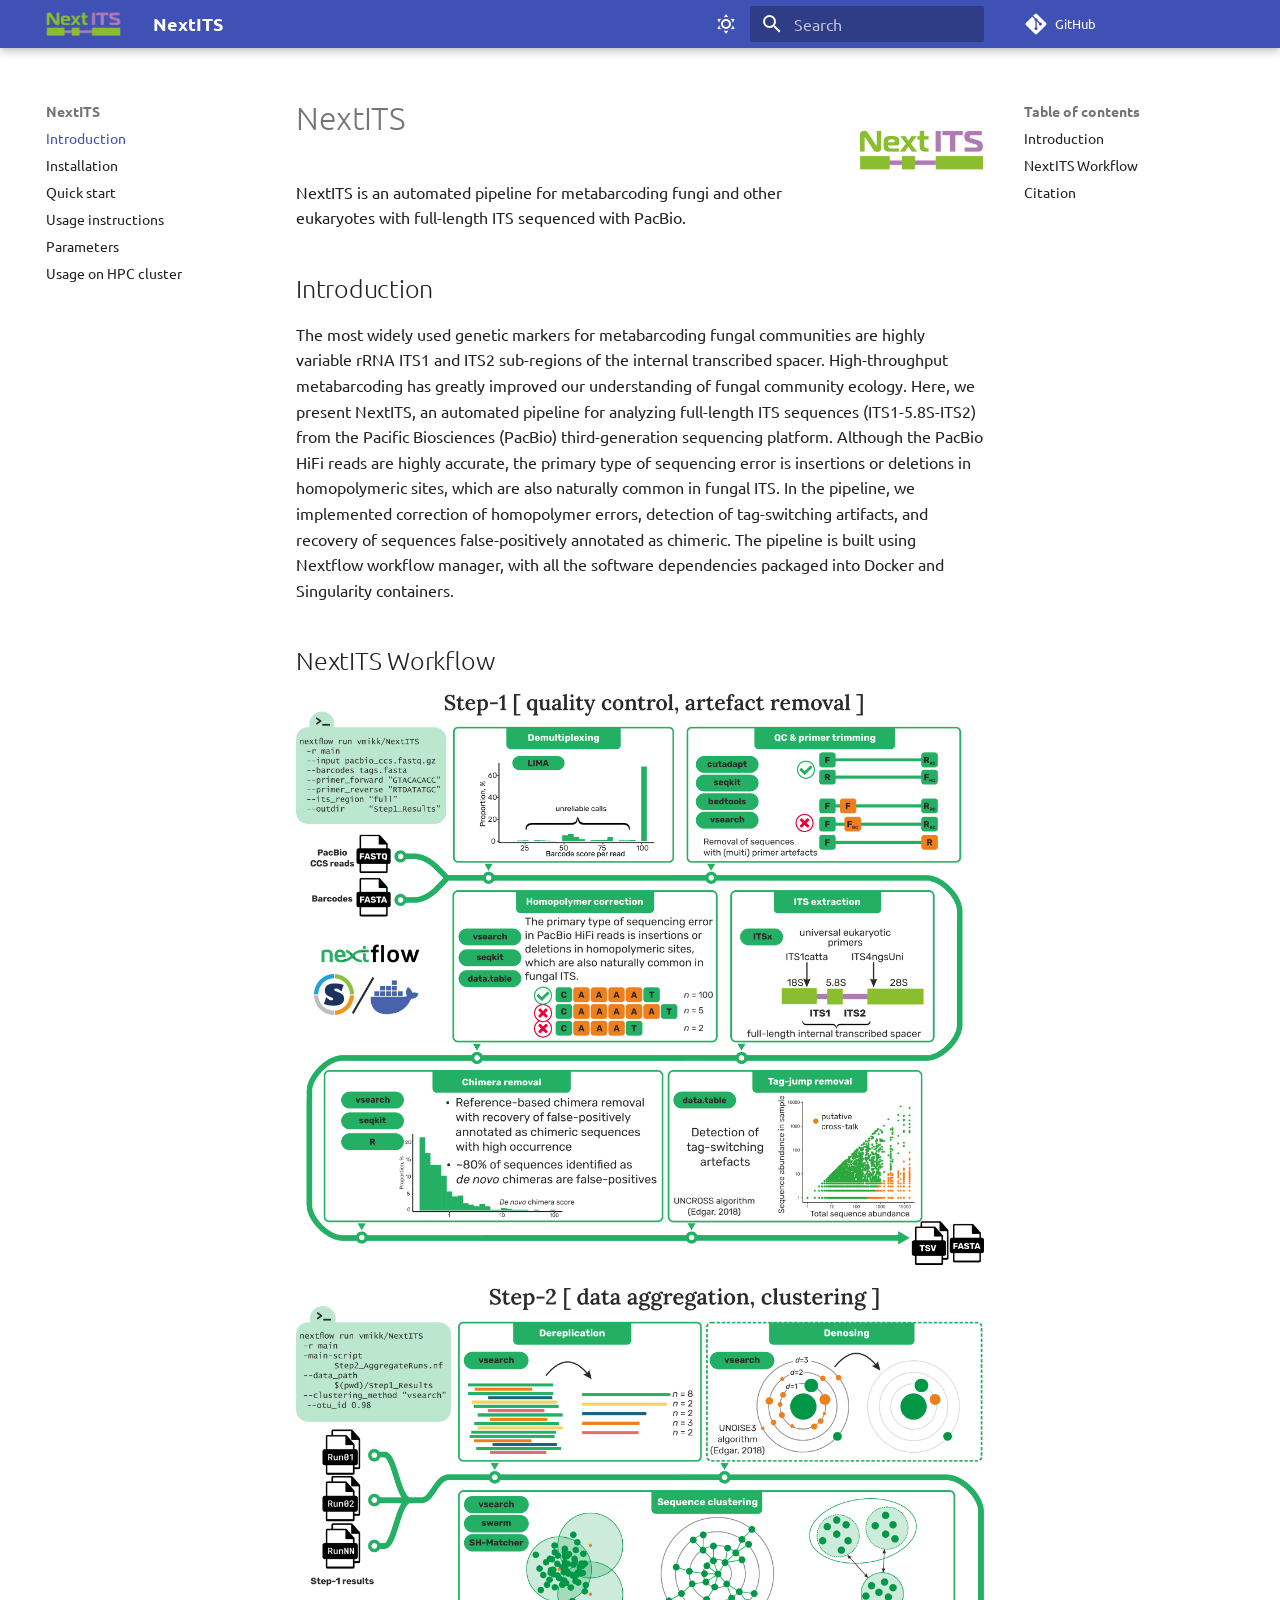
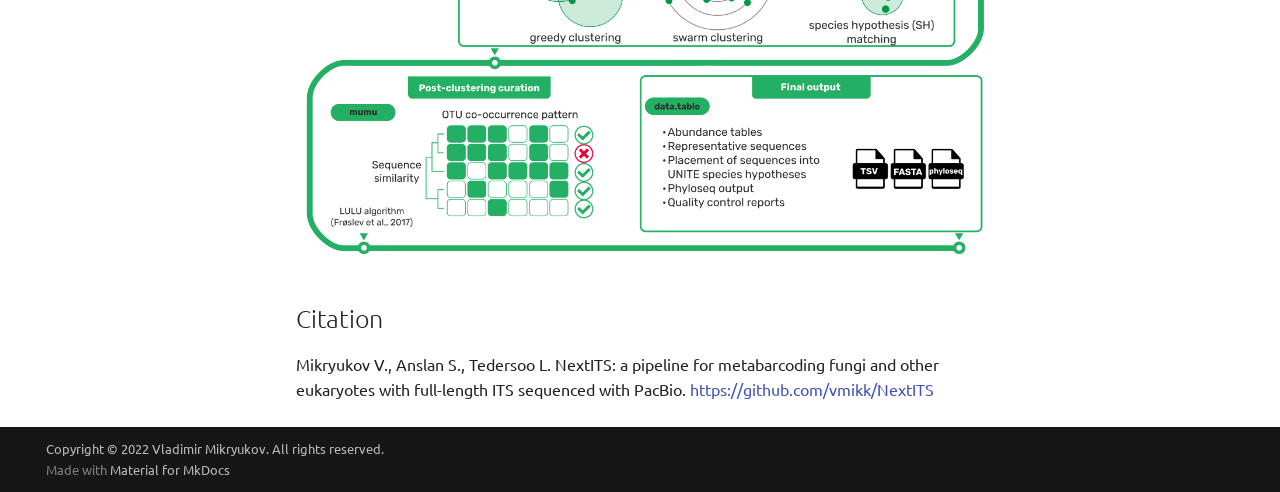
<file: index.html>
<!doctype html>
<html lang="en" class="no-js">
  <head>
    
      <meta charset="utf-8">
      <meta name="viewport" content="width=device-width,initial-scale=1">
      
        <meta name="description" content="A pipeline for metabarcoding fungi and other eukaryotes with full-length ITS sequenced with PacBio.">
      
      
        <meta name="author" content="Vladimir Mikryukov">
      
      
        <link rel="canonical" href="https://Next-ITS.github.io/">
      
      
      
        <link rel="next" href="installation/">
      
      
      <link rel="icon" href="assets/favicon.ico">
      <meta name="generator" content="mkdocs-1.6.1, mkdocs-material-9.6.9">
    
    
      
        <title>NextITS</title>
      
    
    
      <link rel="stylesheet" href="assets/stylesheets/main.4af4bdda.min.css">
      
        
        <link rel="stylesheet" href="assets/stylesheets/palette.06af60db.min.css">
      
      


    
    
      
    
    
      
        
        
        <link rel="preconnect" href="https://fonts.gstatic.com" crossorigin>
        <link rel="stylesheet" href="https://fonts.googleapis.com/css?family=Ubuntu:300,300i,400,400i,700,700i%7CUbuntu+Mono:400,400i,700,700i&display=fallback">
        <style>:root{--md-text-font:"Ubuntu";--md-code-font:"Ubuntu Mono"}</style>
      
    
    
    <script>__md_scope=new URL(".",location),__md_hash=e=>[...e].reduce(((e,_)=>(e<<5)-e+_.charCodeAt(0)),0),__md_get=(e,_=localStorage,t=__md_scope)=>JSON.parse(_.getItem(t.pathname+"."+e)),__md_set=(e,_,t=localStorage,a=__md_scope)=>{try{t.setItem(a.pathname+"."+e,JSON.stringify(_))}catch(e){}}</script>
    
      

    
    
    
  </head>
  
  
    
    
      
    
    
    
    
    <body dir="ltr" data-md-color-scheme="default" data-md-color-primary="indigo" data-md-color-accent="indigo">
  
    
    <input class="md-toggle" data-md-toggle="drawer" type="checkbox" id="__drawer" autocomplete="off">
    <input class="md-toggle" data-md-toggle="search" type="checkbox" id="__search" autocomplete="off">
    <label class="md-overlay" for="__drawer"></label>
    <div data-md-component="skip">
      
        
        <a href="#nextits" class="md-skip">
          Skip to content
        </a>
      
    </div>
    <div data-md-component="announce">
      
    </div>
    
    
      

  

<header class="md-header md-header--shadow" data-md-component="header">
  <nav class="md-header__inner md-grid" aria-label="Header">
    <a href="." title="NextITS" class="md-header__button md-logo" aria-label="NextITS" data-md-component="logo">
      
  <img src="assets/NextITS_logo.webp" alt="logo">

    </a>
    <label class="md-header__button md-icon" for="__drawer">
      
      <svg xmlns="http://www.w3.org/2000/svg" viewBox="0 0 24 24"><path d="M3 6h18v2H3zm0 5h18v2H3zm0 5h18v2H3z"/></svg>
    </label>
    <div class="md-header__title" data-md-component="header-title">
      <div class="md-header__ellipsis">
        <div class="md-header__topic">
          <span class="md-ellipsis">
            NextITS
          </span>
        </div>
        <div class="md-header__topic" data-md-component="header-topic">
          <span class="md-ellipsis">
            
              Introduction
            
          </span>
        </div>
      </div>
    </div>
    
      
        <form class="md-header__option" data-md-component="palette">
  
    
    
    
    <input class="md-option" data-md-color-media="" data-md-color-scheme="default" data-md-color-primary="indigo" data-md-color-accent="indigo"  aria-label="Switch to dark mode"  type="radio" name="__palette" id="__palette_0">
    
      <label class="md-header__button md-icon" title="Switch to dark mode" for="__palette_1" hidden>
        <svg xmlns="http://www.w3.org/2000/svg" viewBox="0 0 24 24"><path d="M12 7a5 5 0 0 1 5 5 5 5 0 0 1-5 5 5 5 0 0 1-5-5 5 5 0 0 1 5-5m0 2a3 3 0 0 0-3 3 3 3 0 0 0 3 3 3 3 0 0 0 3-3 3 3 0 0 0-3-3m0-7 2.39 3.42C13.65 5.15 12.84 5 12 5s-1.65.15-2.39.42zM3.34 7l4.16-.35A7.2 7.2 0 0 0 5.94 8.5c-.44.74-.69 1.5-.83 2.29zm.02 10 1.76-3.77a7.131 7.131 0 0 0 2.38 4.14zM20.65 7l-1.77 3.79a7.02 7.02 0 0 0-2.38-4.15zm-.01 10-4.14.36c.59-.51 1.12-1.14 1.54-1.86.42-.73.69-1.5.83-2.29zM12 22l-2.41-3.44c.74.27 1.55.44 2.41.44.82 0 1.63-.17 2.37-.44z"/></svg>
      </label>
    
  
    
    
    
    <input class="md-option" data-md-color-media="" data-md-color-scheme="slate" data-md-color-primary="indigo" data-md-color-accent="indigo"  aria-label="Switch to light mode"  type="radio" name="__palette" id="__palette_1">
    
      <label class="md-header__button md-icon" title="Switch to light mode" for="__palette_0" hidden>
        <svg xmlns="http://www.w3.org/2000/svg" viewBox="0 0 24 24"><path d="m17.75 4.09-2.53 1.94.91 3.06-2.63-1.81-2.63 1.81.91-3.06-2.53-1.94L12.44 4l1.06-3 1.06 3zm3.5 6.91-1.64 1.25.59 1.98-1.7-1.17-1.7 1.17.59-1.98L15.75 11l2.06-.05L18.5 9l.69 1.95zm-2.28 4.95c.83-.08 1.72 1.1 1.19 1.85-.32.45-.66.87-1.08 1.27C15.17 23 8.84 23 4.94 19.07c-3.91-3.9-3.91-10.24 0-14.14.4-.4.82-.76 1.27-1.08.75-.53 1.93.36 1.85 1.19-.27 2.86.69 5.83 2.89 8.02a9.96 9.96 0 0 0 8.02 2.89m-1.64 2.02a12.08 12.08 0 0 1-7.8-3.47c-2.17-2.19-3.33-5-3.49-7.82-2.81 3.14-2.7 7.96.31 10.98 3.02 3.01 7.84 3.12 10.98.31"/></svg>
      </label>
    
  
</form>
      
    
    
      <script>var palette=__md_get("__palette");if(palette&&palette.color){if("(prefers-color-scheme)"===palette.color.media){var media=matchMedia("(prefers-color-scheme: light)"),input=document.querySelector(media.matches?"[data-md-color-media='(prefers-color-scheme: light)']":"[data-md-color-media='(prefers-color-scheme: dark)']");palette.color.media=input.getAttribute("data-md-color-media"),palette.color.scheme=input.getAttribute("data-md-color-scheme"),palette.color.primary=input.getAttribute("data-md-color-primary"),palette.color.accent=input.getAttribute("data-md-color-accent")}for(var[key,value]of Object.entries(palette.color))document.body.setAttribute("data-md-color-"+key,value)}</script>
    
    
    
      <label class="md-header__button md-icon" for="__search">
        
        <svg xmlns="http://www.w3.org/2000/svg" viewBox="0 0 24 24"><path d="M9.5 3A6.5 6.5 0 0 1 16 9.5c0 1.61-.59 3.09-1.56 4.23l.27.27h.79l5 5-1.5 1.5-5-5v-.79l-.27-.27A6.52 6.52 0 0 1 9.5 16 6.5 6.5 0 0 1 3 9.5 6.5 6.5 0 0 1 9.5 3m0 2C7 5 5 7 5 9.5S7 14 9.5 14 14 12 14 9.5 12 5 9.5 5"/></svg>
      </label>
      <div class="md-search" data-md-component="search" role="dialog">
  <label class="md-search__overlay" for="__search"></label>
  <div class="md-search__inner" role="search">
    <form class="md-search__form" name="search">
      <input type="text" class="md-search__input" name="query" aria-label="Search" placeholder="Search" autocapitalize="off" autocorrect="off" autocomplete="off" spellcheck="false" data-md-component="search-query" required>
      <label class="md-search__icon md-icon" for="__search">
        
        <svg xmlns="http://www.w3.org/2000/svg" viewBox="0 0 24 24"><path d="M9.5 3A6.5 6.5 0 0 1 16 9.5c0 1.61-.59 3.09-1.56 4.23l.27.27h.79l5 5-1.5 1.5-5-5v-.79l-.27-.27A6.52 6.52 0 0 1 9.5 16 6.5 6.5 0 0 1 3 9.5 6.5 6.5 0 0 1 9.5 3m0 2C7 5 5 7 5 9.5S7 14 9.5 14 14 12 14 9.5 12 5 9.5 5"/></svg>
        
        <svg xmlns="http://www.w3.org/2000/svg" viewBox="0 0 24 24"><path d="M20 11v2H8l5.5 5.5-1.42 1.42L4.16 12l7.92-7.92L13.5 5.5 8 11z"/></svg>
      </label>
      <nav class="md-search__options" aria-label="Search">
        
        <button type="reset" class="md-search__icon md-icon" title="Clear" aria-label="Clear" tabindex="-1">
          
          <svg xmlns="http://www.w3.org/2000/svg" viewBox="0 0 24 24"><path d="M19 6.41 17.59 5 12 10.59 6.41 5 5 6.41 10.59 12 5 17.59 6.41 19 12 13.41 17.59 19 19 17.59 13.41 12z"/></svg>
        </button>
      </nav>
      
    </form>
    <div class="md-search__output">
      <div class="md-search__scrollwrap" tabindex="0" data-md-scrollfix>
        <div class="md-search-result" data-md-component="search-result">
          <div class="md-search-result__meta">
            Initializing search
          </div>
          <ol class="md-search-result__list" role="presentation"></ol>
        </div>
      </div>
    </div>
  </div>
</div>
    
    
      <div class="md-header__source">
        <a href="https://github.com/vmikk/NextITS" title="Go to repository" class="md-source" data-md-component="source">
  <div class="md-source__icon md-icon">
    
    <svg xmlns="http://www.w3.org/2000/svg" viewBox="0 0 448 512"><!--! Font Awesome Free 6.7.2 by @fontawesome - https://fontawesome.com License - https://fontawesome.com/license/free (Icons: CC BY 4.0, Fonts: SIL OFL 1.1, Code: MIT License) Copyright 2024 Fonticons, Inc.--><path d="M439.55 236.05 244 40.45a28.87 28.87 0 0 0-40.81 0l-40.66 40.63 51.52 51.52c27.06-9.14 52.68 16.77 43.39 43.68l49.66 49.66c34.23-11.8 61.18 31 35.47 56.69-26.49 26.49-70.21-2.87-56-37.34L240.22 199v121.85c25.3 12.54 22.26 41.85 9.08 55a34.34 34.34 0 0 1-48.55 0c-17.57-17.6-11.07-46.91 11.25-56v-123c-20.8-8.51-24.6-30.74-18.64-45L142.57 101 8.45 235.14a28.86 28.86 0 0 0 0 40.81l195.61 195.6a28.86 28.86 0 0 0 40.8 0l194.69-194.69a28.86 28.86 0 0 0 0-40.81"/></svg>
  </div>
  <div class="md-source__repository">
    GitHub
  </div>
</a>
      </div>
    
  </nav>
  
</header>
    
    <div class="md-container" data-md-component="container">
      
      
        
          
        
      
      <main class="md-main" data-md-component="main">
        <div class="md-main__inner md-grid">
          
            
              
              <div class="md-sidebar md-sidebar--primary" data-md-component="sidebar" data-md-type="navigation" >
                <div class="md-sidebar__scrollwrap">
                  <div class="md-sidebar__inner">
                    



<nav class="md-nav md-nav--primary" aria-label="Navigation" data-md-level="0">
  <label class="md-nav__title" for="__drawer">
    <a href="." title="NextITS" class="md-nav__button md-logo" aria-label="NextITS" data-md-component="logo">
      
  <img src="assets/NextITS_logo.webp" alt="logo">

    </a>
    NextITS
  </label>
  
    <div class="md-nav__source">
      <a href="https://github.com/vmikk/NextITS" title="Go to repository" class="md-source" data-md-component="source">
  <div class="md-source__icon md-icon">
    
    <svg xmlns="http://www.w3.org/2000/svg" viewBox="0 0 448 512"><!--! Font Awesome Free 6.7.2 by @fontawesome - https://fontawesome.com License - https://fontawesome.com/license/free (Icons: CC BY 4.0, Fonts: SIL OFL 1.1, Code: MIT License) Copyright 2024 Fonticons, Inc.--><path d="M439.55 236.05 244 40.45a28.87 28.87 0 0 0-40.81 0l-40.66 40.63 51.52 51.52c27.06-9.14 52.68 16.77 43.39 43.68l49.66 49.66c34.23-11.8 61.18 31 35.47 56.69-26.49 26.49-70.21-2.87-56-37.34L240.22 199v121.85c25.3 12.54 22.26 41.85 9.08 55a34.34 34.34 0 0 1-48.55 0c-17.57-17.6-11.07-46.91 11.25-56v-123c-20.8-8.51-24.6-30.74-18.64-45L142.57 101 8.45 235.14a28.86 28.86 0 0 0 0 40.81l195.61 195.6a28.86 28.86 0 0 0 40.8 0l194.69-194.69a28.86 28.86 0 0 0 0-40.81"/></svg>
  </div>
  <div class="md-source__repository">
    GitHub
  </div>
</a>
    </div>
  
  <ul class="md-nav__list" data-md-scrollfix>
    
      
      
  
  
    
  
  
  
    <li class="md-nav__item md-nav__item--active">
      
      <input class="md-nav__toggle md-toggle" type="checkbox" id="__toc">
      
      
        
      
      
        <label class="md-nav__link md-nav__link--active" for="__toc">
          
  
  <span class="md-ellipsis">
    Introduction
    
  </span>
  

          <span class="md-nav__icon md-icon"></span>
        </label>
      
      <a href="." class="md-nav__link md-nav__link--active">
        
  
  <span class="md-ellipsis">
    Introduction
    
  </span>
  

      </a>
      
        

<nav class="md-nav md-nav--secondary" aria-label="Table of contents">
  
  
  
    
  
  
    <label class="md-nav__title" for="__toc">
      <span class="md-nav__icon md-icon"></span>
      Table of contents
    </label>
    <ul class="md-nav__list" data-md-component="toc" data-md-scrollfix>
      
        <li class="md-nav__item">
  <a href="#introduction" class="md-nav__link">
    <span class="md-ellipsis">
      Introduction
    </span>
  </a>
  
</li>
      
        <li class="md-nav__item">
  <a href="#nextits-workflow" class="md-nav__link">
    <span class="md-ellipsis">
      NextITS Workflow
    </span>
  </a>
  
</li>
      
        <li class="md-nav__item">
  <a href="#citation" class="md-nav__link">
    <span class="md-ellipsis">
      Citation
    </span>
  </a>
  
</li>
      
    </ul>
  
</nav>
      
    </li>
  

    
      
      
  
  
  
  
    <li class="md-nav__item">
      <a href="installation/" class="md-nav__link">
        
  
  <span class="md-ellipsis">
    Installation
    
  </span>
  

      </a>
    </li>
  

    
      
      
  
  
  
  
    <li class="md-nav__item">
      <a href="quickstart/" class="md-nav__link">
        
  
  <span class="md-ellipsis">
    Quick start
    
  </span>
  

      </a>
    </li>
  

    
      
      
  
  
  
  
    <li class="md-nav__item">
      <a href="usage/" class="md-nav__link">
        
  
  <span class="md-ellipsis">
    Usage instructions
    
  </span>
  

      </a>
    </li>
  

    
      
      
  
  
  
  
    <li class="md-nav__item">
      <a href="parameters/" class="md-nav__link">
        
  
  <span class="md-ellipsis">
    Parameters
    
  </span>
  

      </a>
    </li>
  

    
      
      
  
  
  
  
    <li class="md-nav__item">
      <a href="HPC/" class="md-nav__link">
        
  
  <span class="md-ellipsis">
    Usage on HPC cluster
    
  </span>
  

      </a>
    </li>
  

    
  </ul>
</nav>
                  </div>
                </div>
              </div>
            
            
              
              <div class="md-sidebar md-sidebar--secondary" data-md-component="sidebar" data-md-type="toc" >
                <div class="md-sidebar__scrollwrap">
                  <div class="md-sidebar__inner">
                    

<nav class="md-nav md-nav--secondary" aria-label="Table of contents">
  
  
  
    
  
  
    <label class="md-nav__title" for="__toc">
      <span class="md-nav__icon md-icon"></span>
      Table of contents
    </label>
    <ul class="md-nav__list" data-md-component="toc" data-md-scrollfix>
      
        <li class="md-nav__item">
  <a href="#introduction" class="md-nav__link">
    <span class="md-ellipsis">
      Introduction
    </span>
  </a>
  
</li>
      
        <li class="md-nav__item">
  <a href="#nextits-workflow" class="md-nav__link">
    <span class="md-ellipsis">
      NextITS Workflow
    </span>
  </a>
  
</li>
      
        <li class="md-nav__item">
  <a href="#citation" class="md-nav__link">
    <span class="md-ellipsis">
      Citation
    </span>
  </a>
  
</li>
      
    </ul>
  
</nav>
                  </div>
                </div>
              </div>
            
          
          
            <div class="md-content" data-md-component="content">
              <article class="md-content__inner md-typeset">
                
                  


  
  


<h1 id="nextits">NextITS <img align="right" alt="NextITS logo" src="/assets/NextITS_logo.webp" style="width:125px" /><a class="headerlink" href="#nextits" title="Permanent link">&para;</a></h1>
<p>NextITS is an automated pipeline for metabarcoding fungi and other eukaryotes with full-length ITS sequenced with PacBio.</p>
<h2 id="introduction">Introduction<a class="headerlink" href="#introduction" title="Permanent link">&para;</a></h2>
<p>The most widely used genetic markers for metabarcoding fungal communities are highly variable rRNA ITS1 and ITS2 sub-regions of the internal transcribed spacer. High-throughput metabarcoding has greatly improved our understanding of fungal community ecology. Here, we present NextITS, an automated pipeline for analyzing full-length ITS sequences (ITS1-5.8S-ITS2) from the Pacific Biosciences (PacBio) third-generation sequencing platform. Although the PacBio HiFi reads are highly accurate, the primary type of sequencing error is insertions or deletions in homopolymeric sites, which are also naturally common in fungal ITS. In the pipeline, we implemented correction of homopolymer errors, detection of tag-switching artifacts, and recovery of sequences false-positively annotated as chimeric. The pipeline is built using Nextflow workflow manager, with all the software dependencies packaged into Docker and Singularity containers.</p>
<h2 id="nextits-workflow">NextITS Workflow<a class="headerlink" href="#nextits-workflow" title="Permanent link">&para;</a></h2>
<p><a class="zoom" href="/assets/NextITS_Workflow_Step1.webp">
<img alt="NextITS Workflow - Step-1" src="/assets/NextITS_Workflow_Step1.webp" />
</a>  </p>
<p><a class="zoom" href="/assets/NextITS_Workflow_Step2.webp">
<img alt="NextITS Workflow - Step-2" src="/assets/NextITS_Workflow_Step2.webp" />
</a>  </p>
<h2 id="citation">Citation<a class="headerlink" href="#citation" title="Permanent link">&para;</a></h2>
<p>Mikryukov V., Anslan S., Tedersoo L. NextITS: a pipeline for metabarcoding fungi and other eukaryotes with full-length ITS sequenced with PacBio. <a href="https://github.com/vmikk/NextITS">https://github.com/vmikk/NextITS</a></p>












                
              </article>
            </div>
          
          
<script>var target=document.getElementById(location.hash.slice(1));target&&target.name&&(target.checked=target.name.startsWith("__tabbed_"))</script>
        </div>
        
      </main>
      
        <footer class="md-footer">
  
  <div class="md-footer-meta md-typeset">
    <div class="md-footer-meta__inner md-grid">
      <div class="md-copyright">
  
    <div class="md-copyright__highlight">
      Copyright © 2022 Vladimir Mikryukov. All rights reserved.
    </div>
  
  
    Made with
    <a href="https://squidfunk.github.io/mkdocs-material/" target="_blank" rel="noopener">
      Material for MkDocs
    </a>
  
</div>
      
    </div>
  </div>
</footer>
      
    </div>
    <div class="md-dialog" data-md-component="dialog">
      <div class="md-dialog__inner md-typeset"></div>
    </div>
    
    
    <script id="__config" type="application/json">{"base": ".", "features": ["content.code.copy"], "search": "assets/javascripts/workers/search.f8cc74c7.min.js", "translations": {"clipboard.copied": "Copied to clipboard", "clipboard.copy": "Copy to clipboard", "search.result.more.one": "1 more on this page", "search.result.more.other": "# more on this page", "search.result.none": "No matching documents", "search.result.one": "1 matching document", "search.result.other": "# matching documents", "search.result.placeholder": "Type to start searching", "search.result.term.missing": "Missing", "select.version": "Select version"}}</script>
    
    
      <script src="assets/javascripts/bundle.c8b220af.min.js"></script>
      
    
  </body>
</html>
</file>
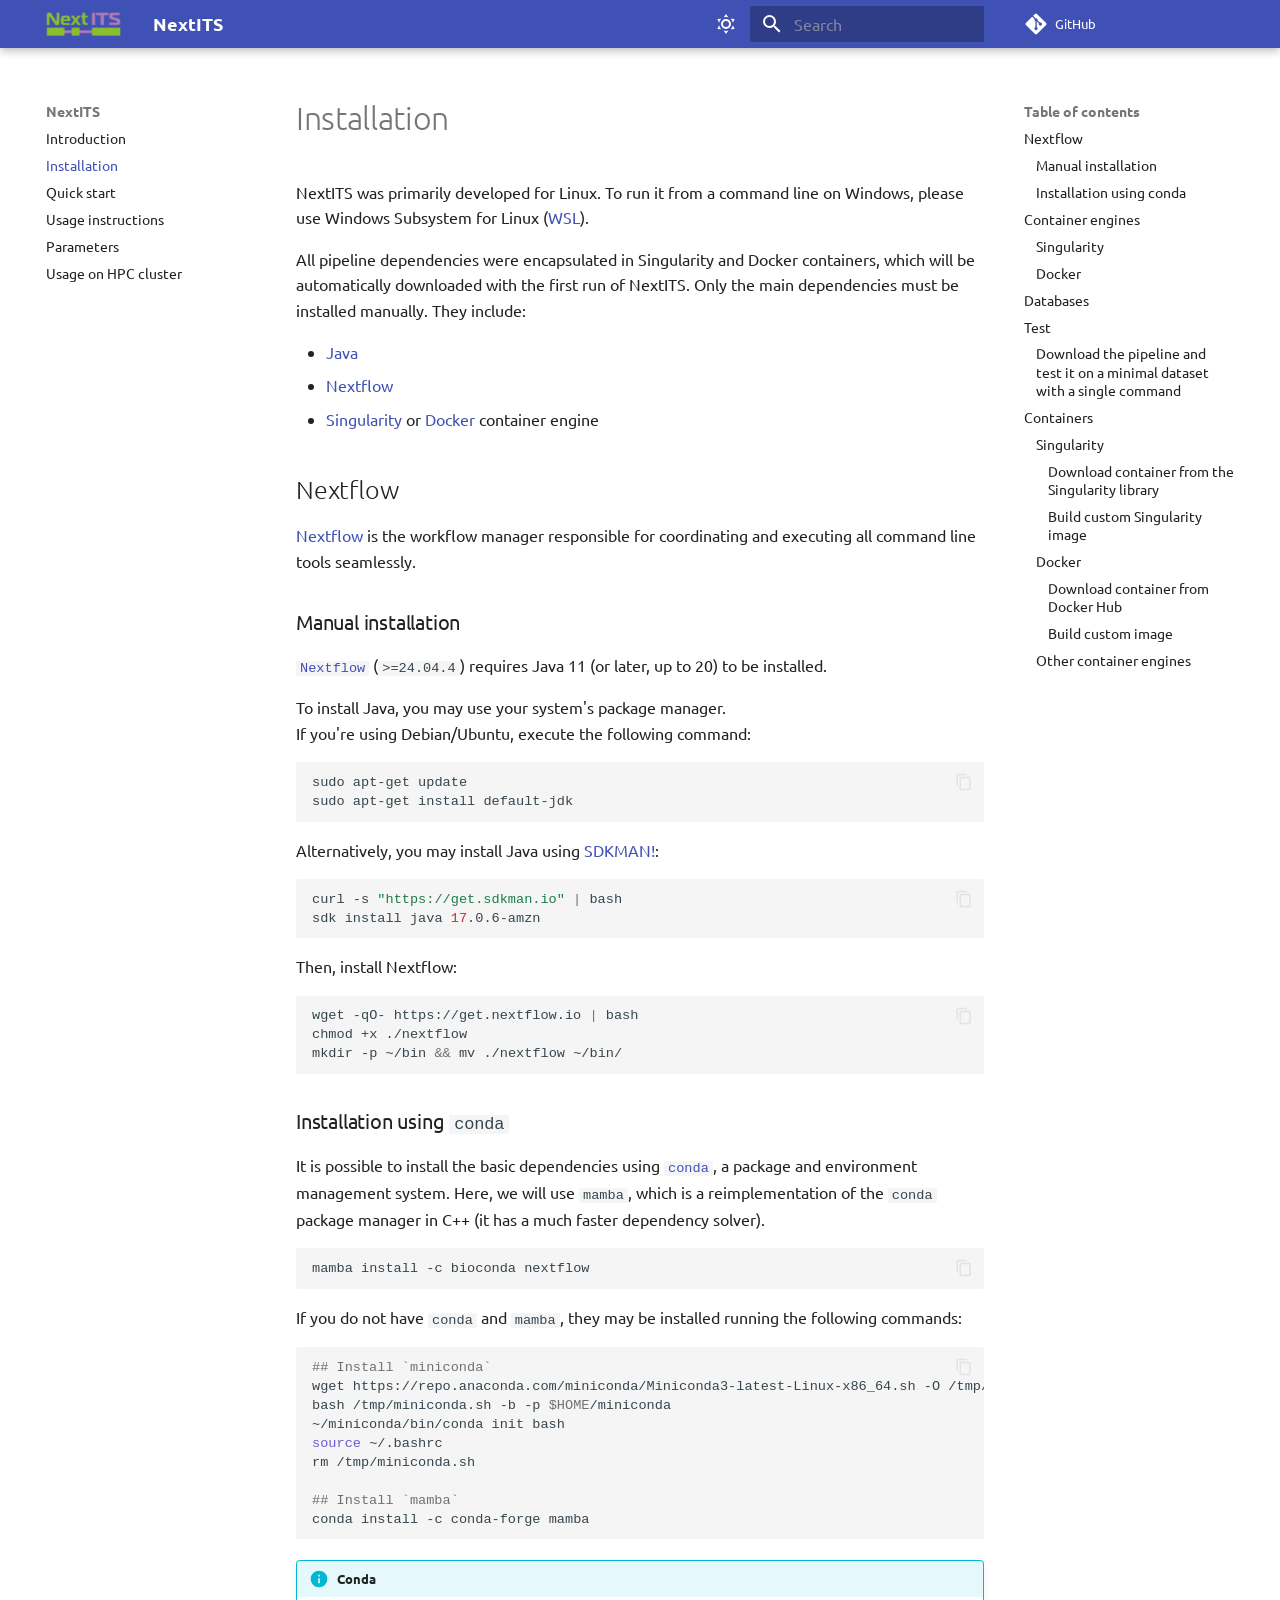
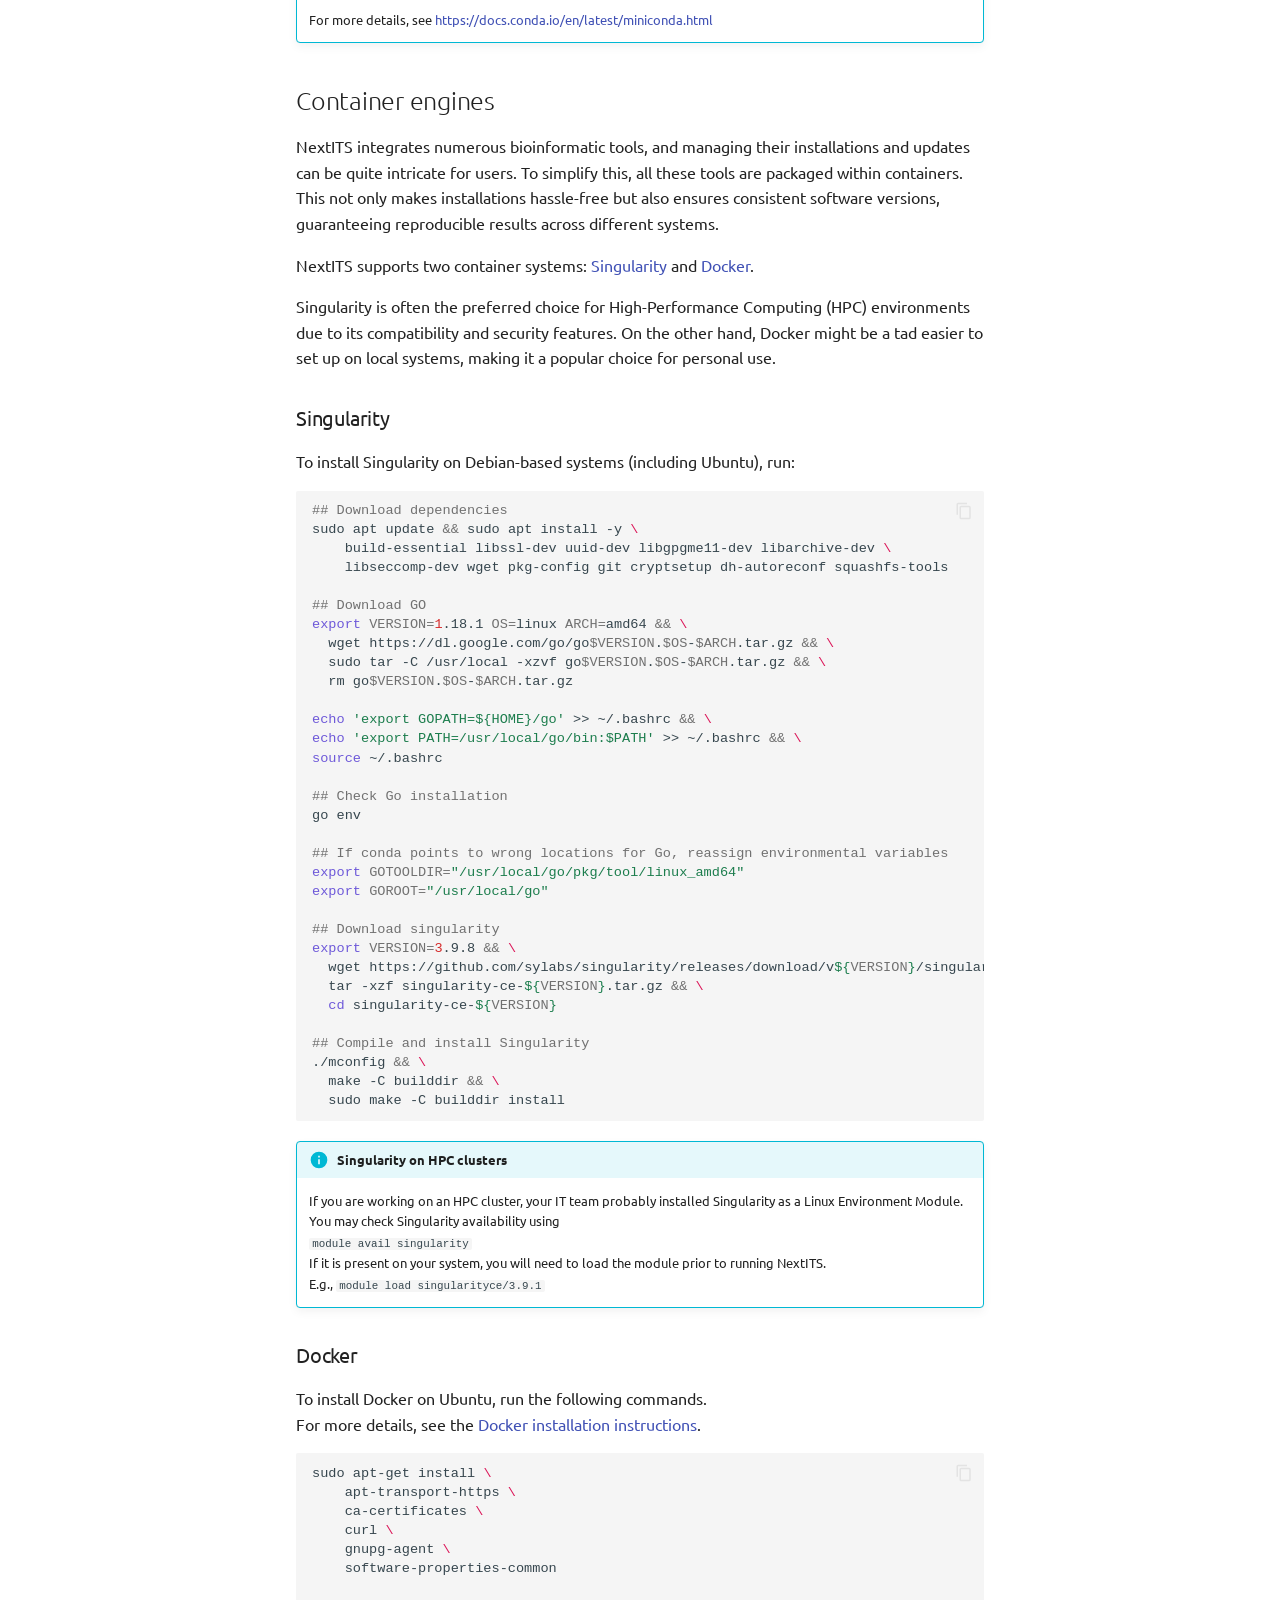
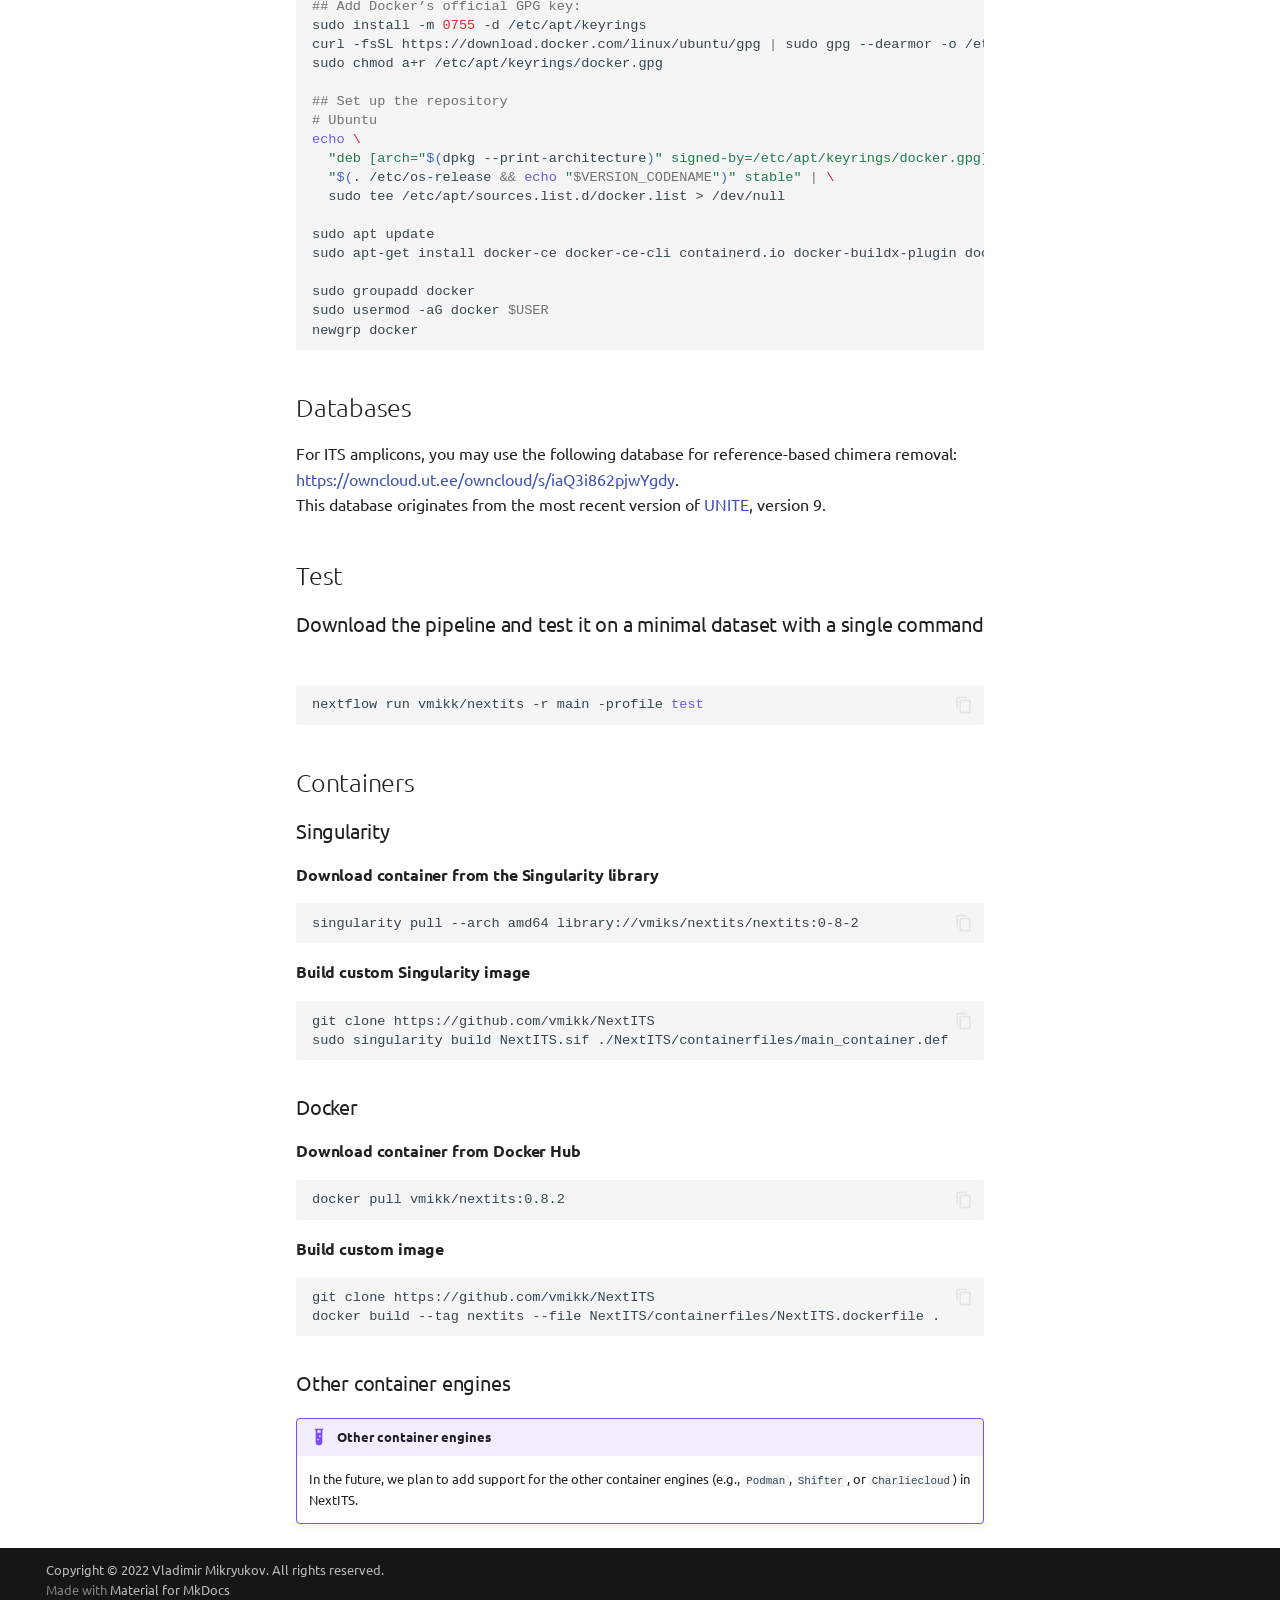
<file: installation/index.html>
<!doctype html>
<html lang="en" class="no-js">
  <head>
    
      <meta charset="utf-8">
      <meta name="viewport" content="width=device-width,initial-scale=1">
      
        <meta name="description" content="Learn how to install the pipeline and its dependencies and how get started using NextITS for your analyses.">
      
      
        <meta name="author" content="Vladimir Mikryukov">
      
      
        <link rel="canonical" href="https://Next-ITS.github.io/installation/">
      
      
        <link rel="prev" href="..">
      
      
        <link rel="next" href="../quickstart/">
      
      
      <link rel="icon" href="../assets/favicon.ico">
      <meta name="generator" content="mkdocs-1.6.1, mkdocs-material-9.6.9">
    
    
      
        <title>Installation - NextITS</title>
      
    
    
      <link rel="stylesheet" href="../assets/stylesheets/main.4af4bdda.min.css">
      
        
        <link rel="stylesheet" href="../assets/stylesheets/palette.06af60db.min.css">
      
      


    
    
      
    
    
      
        
        
        <link rel="preconnect" href="https://fonts.gstatic.com" crossorigin>
        <link rel="stylesheet" href="https://fonts.googleapis.com/css?family=Ubuntu:300,300i,400,400i,700,700i%7CUbuntu+Mono:400,400i,700,700i&display=fallback">
        <style>:root{--md-text-font:"Ubuntu";--md-code-font:"Ubuntu Mono"}</style>
      
    
    
    <script>__md_scope=new URL("..",location),__md_hash=e=>[...e].reduce(((e,_)=>(e<<5)-e+_.charCodeAt(0)),0),__md_get=(e,_=localStorage,t=__md_scope)=>JSON.parse(_.getItem(t.pathname+"."+e)),__md_set=(e,_,t=localStorage,a=__md_scope)=>{try{t.setItem(a.pathname+"."+e,JSON.stringify(_))}catch(e){}}</script>
    
      

    
    
    
  </head>
  
  
    
    
      
    
    
    
    
    <body dir="ltr" data-md-color-scheme="default" data-md-color-primary="indigo" data-md-color-accent="indigo">
  
    
    <input class="md-toggle" data-md-toggle="drawer" type="checkbox" id="__drawer" autocomplete="off">
    <input class="md-toggle" data-md-toggle="search" type="checkbox" id="__search" autocomplete="off">
    <label class="md-overlay" for="__drawer"></label>
    <div data-md-component="skip">
      
        
        <a href="#installation" class="md-skip">
          Skip to content
        </a>
      
    </div>
    <div data-md-component="announce">
      
    </div>
    
    
      

  

<header class="md-header md-header--shadow" data-md-component="header">
  <nav class="md-header__inner md-grid" aria-label="Header">
    <a href=".." title="NextITS" class="md-header__button md-logo" aria-label="NextITS" data-md-component="logo">
      
  <img src="../assets/NextITS_logo.webp" alt="logo">

    </a>
    <label class="md-header__button md-icon" for="__drawer">
      
      <svg xmlns="http://www.w3.org/2000/svg" viewBox="0 0 24 24"><path d="M3 6h18v2H3zm0 5h18v2H3zm0 5h18v2H3z"/></svg>
    </label>
    <div class="md-header__title" data-md-component="header-title">
      <div class="md-header__ellipsis">
        <div class="md-header__topic">
          <span class="md-ellipsis">
            NextITS
          </span>
        </div>
        <div class="md-header__topic" data-md-component="header-topic">
          <span class="md-ellipsis">
            
              Installation
            
          </span>
        </div>
      </div>
    </div>
    
      
        <form class="md-header__option" data-md-component="palette">
  
    
    
    
    <input class="md-option" data-md-color-media="" data-md-color-scheme="default" data-md-color-primary="indigo" data-md-color-accent="indigo"  aria-label="Switch to dark mode"  type="radio" name="__palette" id="__palette_0">
    
      <label class="md-header__button md-icon" title="Switch to dark mode" for="__palette_1" hidden>
        <svg xmlns="http://www.w3.org/2000/svg" viewBox="0 0 24 24"><path d="M12 7a5 5 0 0 1 5 5 5 5 0 0 1-5 5 5 5 0 0 1-5-5 5 5 0 0 1 5-5m0 2a3 3 0 0 0-3 3 3 3 0 0 0 3 3 3 3 0 0 0 3-3 3 3 0 0 0-3-3m0-7 2.39 3.42C13.65 5.15 12.84 5 12 5s-1.65.15-2.39.42zM3.34 7l4.16-.35A7.2 7.2 0 0 0 5.94 8.5c-.44.74-.69 1.5-.83 2.29zm.02 10 1.76-3.77a7.131 7.131 0 0 0 2.38 4.14zM20.65 7l-1.77 3.79a7.02 7.02 0 0 0-2.38-4.15zm-.01 10-4.14.36c.59-.51 1.12-1.14 1.54-1.86.42-.73.69-1.5.83-2.29zM12 22l-2.41-3.44c.74.27 1.55.44 2.41.44.82 0 1.63-.17 2.37-.44z"/></svg>
      </label>
    
  
    
    
    
    <input class="md-option" data-md-color-media="" data-md-color-scheme="slate" data-md-color-primary="indigo" data-md-color-accent="indigo"  aria-label="Switch to light mode"  type="radio" name="__palette" id="__palette_1">
    
      <label class="md-header__button md-icon" title="Switch to light mode" for="__palette_0" hidden>
        <svg xmlns="http://www.w3.org/2000/svg" viewBox="0 0 24 24"><path d="m17.75 4.09-2.53 1.94.91 3.06-2.63-1.81-2.63 1.81.91-3.06-2.53-1.94L12.44 4l1.06-3 1.06 3zm3.5 6.91-1.64 1.25.59 1.98-1.7-1.17-1.7 1.17.59-1.98L15.75 11l2.06-.05L18.5 9l.69 1.95zm-2.28 4.95c.83-.08 1.72 1.1 1.19 1.85-.32.45-.66.87-1.08 1.27C15.17 23 8.84 23 4.94 19.07c-3.91-3.9-3.91-10.24 0-14.14.4-.4.82-.76 1.27-1.08.75-.53 1.93.36 1.85 1.19-.27 2.86.69 5.83 2.89 8.02a9.96 9.96 0 0 0 8.02 2.89m-1.64 2.02a12.08 12.08 0 0 1-7.8-3.47c-2.17-2.19-3.33-5-3.49-7.82-2.81 3.14-2.7 7.96.31 10.98 3.02 3.01 7.84 3.12 10.98.31"/></svg>
      </label>
    
  
</form>
      
    
    
      <script>var palette=__md_get("__palette");if(palette&&palette.color){if("(prefers-color-scheme)"===palette.color.media){var media=matchMedia("(prefers-color-scheme: light)"),input=document.querySelector(media.matches?"[data-md-color-media='(prefers-color-scheme: light)']":"[data-md-color-media='(prefers-color-scheme: dark)']");palette.color.media=input.getAttribute("data-md-color-media"),palette.color.scheme=input.getAttribute("data-md-color-scheme"),palette.color.primary=input.getAttribute("data-md-color-primary"),palette.color.accent=input.getAttribute("data-md-color-accent")}for(var[key,value]of Object.entries(palette.color))document.body.setAttribute("data-md-color-"+key,value)}</script>
    
    
    
      <label class="md-header__button md-icon" for="__search">
        
        <svg xmlns="http://www.w3.org/2000/svg" viewBox="0 0 24 24"><path d="M9.5 3A6.5 6.5 0 0 1 16 9.5c0 1.61-.59 3.09-1.56 4.23l.27.27h.79l5 5-1.5 1.5-5-5v-.79l-.27-.27A6.52 6.52 0 0 1 9.5 16 6.5 6.5 0 0 1 3 9.5 6.5 6.5 0 0 1 9.5 3m0 2C7 5 5 7 5 9.5S7 14 9.5 14 14 12 14 9.5 12 5 9.5 5"/></svg>
      </label>
      <div class="md-search" data-md-component="search" role="dialog">
  <label class="md-search__overlay" for="__search"></label>
  <div class="md-search__inner" role="search">
    <form class="md-search__form" name="search">
      <input type="text" class="md-search__input" name="query" aria-label="Search" placeholder="Search" autocapitalize="off" autocorrect="off" autocomplete="off" spellcheck="false" data-md-component="search-query" required>
      <label class="md-search__icon md-icon" for="__search">
        
        <svg xmlns="http://www.w3.org/2000/svg" viewBox="0 0 24 24"><path d="M9.5 3A6.5 6.5 0 0 1 16 9.5c0 1.61-.59 3.09-1.56 4.23l.27.27h.79l5 5-1.5 1.5-5-5v-.79l-.27-.27A6.52 6.52 0 0 1 9.5 16 6.5 6.5 0 0 1 3 9.5 6.5 6.5 0 0 1 9.5 3m0 2C7 5 5 7 5 9.5S7 14 9.5 14 14 12 14 9.5 12 5 9.5 5"/></svg>
        
        <svg xmlns="http://www.w3.org/2000/svg" viewBox="0 0 24 24"><path d="M20 11v2H8l5.5 5.5-1.42 1.42L4.16 12l7.92-7.92L13.5 5.5 8 11z"/></svg>
      </label>
      <nav class="md-search__options" aria-label="Search">
        
        <button type="reset" class="md-search__icon md-icon" title="Clear" aria-label="Clear" tabindex="-1">
          
          <svg xmlns="http://www.w3.org/2000/svg" viewBox="0 0 24 24"><path d="M19 6.41 17.59 5 12 10.59 6.41 5 5 6.41 10.59 12 5 17.59 6.41 19 12 13.41 17.59 19 19 17.59 13.41 12z"/></svg>
        </button>
      </nav>
      
    </form>
    <div class="md-search__output">
      <div class="md-search__scrollwrap" tabindex="0" data-md-scrollfix>
        <div class="md-search-result" data-md-component="search-result">
          <div class="md-search-result__meta">
            Initializing search
          </div>
          <ol class="md-search-result__list" role="presentation"></ol>
        </div>
      </div>
    </div>
  </div>
</div>
    
    
      <div class="md-header__source">
        <a href="https://github.com/vmikk/NextITS" title="Go to repository" class="md-source" data-md-component="source">
  <div class="md-source__icon md-icon">
    
    <svg xmlns="http://www.w3.org/2000/svg" viewBox="0 0 448 512"><!--! Font Awesome Free 6.7.2 by @fontawesome - https://fontawesome.com License - https://fontawesome.com/license/free (Icons: CC BY 4.0, Fonts: SIL OFL 1.1, Code: MIT License) Copyright 2024 Fonticons, Inc.--><path d="M439.55 236.05 244 40.45a28.87 28.87 0 0 0-40.81 0l-40.66 40.63 51.52 51.52c27.06-9.14 52.68 16.77 43.39 43.68l49.66 49.66c34.23-11.8 61.18 31 35.47 56.69-26.49 26.49-70.21-2.87-56-37.34L240.22 199v121.85c25.3 12.54 22.26 41.85 9.08 55a34.34 34.34 0 0 1-48.55 0c-17.57-17.6-11.07-46.91 11.25-56v-123c-20.8-8.51-24.6-30.74-18.64-45L142.57 101 8.45 235.14a28.86 28.86 0 0 0 0 40.81l195.61 195.6a28.86 28.86 0 0 0 40.8 0l194.69-194.69a28.86 28.86 0 0 0 0-40.81"/></svg>
  </div>
  <div class="md-source__repository">
    GitHub
  </div>
</a>
      </div>
    
  </nav>
  
</header>
    
    <div class="md-container" data-md-component="container">
      
      
        
          
        
      
      <main class="md-main" data-md-component="main">
        <div class="md-main__inner md-grid">
          
            
              
              <div class="md-sidebar md-sidebar--primary" data-md-component="sidebar" data-md-type="navigation" >
                <div class="md-sidebar__scrollwrap">
                  <div class="md-sidebar__inner">
                    



<nav class="md-nav md-nav--primary" aria-label="Navigation" data-md-level="0">
  <label class="md-nav__title" for="__drawer">
    <a href=".." title="NextITS" class="md-nav__button md-logo" aria-label="NextITS" data-md-component="logo">
      
  <img src="../assets/NextITS_logo.webp" alt="logo">

    </a>
    NextITS
  </label>
  
    <div class="md-nav__source">
      <a href="https://github.com/vmikk/NextITS" title="Go to repository" class="md-source" data-md-component="source">
  <div class="md-source__icon md-icon">
    
    <svg xmlns="http://www.w3.org/2000/svg" viewBox="0 0 448 512"><!--! Font Awesome Free 6.7.2 by @fontawesome - https://fontawesome.com License - https://fontawesome.com/license/free (Icons: CC BY 4.0, Fonts: SIL OFL 1.1, Code: MIT License) Copyright 2024 Fonticons, Inc.--><path d="M439.55 236.05 244 40.45a28.87 28.87 0 0 0-40.81 0l-40.66 40.63 51.52 51.52c27.06-9.14 52.68 16.77 43.39 43.68l49.66 49.66c34.23-11.8 61.18 31 35.47 56.69-26.49 26.49-70.21-2.87-56-37.34L240.22 199v121.85c25.3 12.54 22.26 41.85 9.08 55a34.34 34.34 0 0 1-48.55 0c-17.57-17.6-11.07-46.91 11.25-56v-123c-20.8-8.51-24.6-30.74-18.64-45L142.57 101 8.45 235.14a28.86 28.86 0 0 0 0 40.81l195.61 195.6a28.86 28.86 0 0 0 40.8 0l194.69-194.69a28.86 28.86 0 0 0 0-40.81"/></svg>
  </div>
  <div class="md-source__repository">
    GitHub
  </div>
</a>
    </div>
  
  <ul class="md-nav__list" data-md-scrollfix>
    
      
      
  
  
  
  
    <li class="md-nav__item">
      <a href=".." class="md-nav__link">
        
  
  <span class="md-ellipsis">
    Introduction
    
  </span>
  

      </a>
    </li>
  

    
      
      
  
  
    
  
  
  
    <li class="md-nav__item md-nav__item--active">
      
      <input class="md-nav__toggle md-toggle" type="checkbox" id="__toc">
      
      
        
      
      
        <label class="md-nav__link md-nav__link--active" for="__toc">
          
  
  <span class="md-ellipsis">
    Installation
    
  </span>
  

          <span class="md-nav__icon md-icon"></span>
        </label>
      
      <a href="./" class="md-nav__link md-nav__link--active">
        
  
  <span class="md-ellipsis">
    Installation
    
  </span>
  

      </a>
      
        

<nav class="md-nav md-nav--secondary" aria-label="Table of contents">
  
  
  
    
  
  
    <label class="md-nav__title" for="__toc">
      <span class="md-nav__icon md-icon"></span>
      Table of contents
    </label>
    <ul class="md-nav__list" data-md-component="toc" data-md-scrollfix>
      
        <li class="md-nav__item">
  <a href="#nextflow" class="md-nav__link">
    <span class="md-ellipsis">
      Nextflow
    </span>
  </a>
  
    <nav class="md-nav" aria-label="Nextflow">
      <ul class="md-nav__list">
        
          <li class="md-nav__item">
  <a href="#manual-installation" class="md-nav__link">
    <span class="md-ellipsis">
      Manual installation
    </span>
  </a>
  
</li>
        
          <li class="md-nav__item">
  <a href="#installation-using-conda" class="md-nav__link">
    <span class="md-ellipsis">
      Installation using conda
    </span>
  </a>
  
</li>
        
      </ul>
    </nav>
  
</li>
      
        <li class="md-nav__item">
  <a href="#container-engines" class="md-nav__link">
    <span class="md-ellipsis">
      Container engines
    </span>
  </a>
  
    <nav class="md-nav" aria-label="Container engines">
      <ul class="md-nav__list">
        
          <li class="md-nav__item">
  <a href="#singularity" class="md-nav__link">
    <span class="md-ellipsis">
      Singularity
    </span>
  </a>
  
</li>
        
          <li class="md-nav__item">
  <a href="#docker" class="md-nav__link">
    <span class="md-ellipsis">
      Docker
    </span>
  </a>
  
</li>
        
      </ul>
    </nav>
  
</li>
      
        <li class="md-nav__item">
  <a href="#databases" class="md-nav__link">
    <span class="md-ellipsis">
      Databases
    </span>
  </a>
  
</li>
      
        <li class="md-nav__item">
  <a href="#test" class="md-nav__link">
    <span class="md-ellipsis">
      Test
    </span>
  </a>
  
    <nav class="md-nav" aria-label="Test">
      <ul class="md-nav__list">
        
          <li class="md-nav__item">
  <a href="#download-the-pipeline-and-test-it-on-a-minimal-dataset-with-a-single-command" class="md-nav__link">
    <span class="md-ellipsis">
      Download the pipeline and test it on a minimal dataset with a single command
    </span>
  </a>
  
</li>
        
      </ul>
    </nav>
  
</li>
      
        <li class="md-nav__item">
  <a href="#containers" class="md-nav__link">
    <span class="md-ellipsis">
      Containers
    </span>
  </a>
  
    <nav class="md-nav" aria-label="Containers">
      <ul class="md-nav__list">
        
          <li class="md-nav__item">
  <a href="#singularity_1" class="md-nav__link">
    <span class="md-ellipsis">
      Singularity
    </span>
  </a>
  
    <nav class="md-nav" aria-label="Singularity">
      <ul class="md-nav__list">
        
          <li class="md-nav__item">
  <a href="#download-container-from-the-singularity-library" class="md-nav__link">
    <span class="md-ellipsis">
      Download container from the Singularity library
    </span>
  </a>
  
</li>
        
          <li class="md-nav__item">
  <a href="#build-custom-singularity-image" class="md-nav__link">
    <span class="md-ellipsis">
      Build custom Singularity image
    </span>
  </a>
  
</li>
        
      </ul>
    </nav>
  
</li>
        
          <li class="md-nav__item">
  <a href="#docker_1" class="md-nav__link">
    <span class="md-ellipsis">
      Docker
    </span>
  </a>
  
    <nav class="md-nav" aria-label="Docker">
      <ul class="md-nav__list">
        
          <li class="md-nav__item">
  <a href="#download-container-from-docker-hub" class="md-nav__link">
    <span class="md-ellipsis">
      Download container from Docker Hub
    </span>
  </a>
  
</li>
        
          <li class="md-nav__item">
  <a href="#build-custom-image" class="md-nav__link">
    <span class="md-ellipsis">
      Build custom image
    </span>
  </a>
  
</li>
        
      </ul>
    </nav>
  
</li>
        
          <li class="md-nav__item">
  <a href="#other-container-engines" class="md-nav__link">
    <span class="md-ellipsis">
      Other container engines
    </span>
  </a>
  
</li>
        
      </ul>
    </nav>
  
</li>
      
    </ul>
  
</nav>
      
    </li>
  

    
      
      
  
  
  
  
    <li class="md-nav__item">
      <a href="../quickstart/" class="md-nav__link">
        
  
  <span class="md-ellipsis">
    Quick start
    
  </span>
  

      </a>
    </li>
  

    
      
      
  
  
  
  
    <li class="md-nav__item">
      <a href="../usage/" class="md-nav__link">
        
  
  <span class="md-ellipsis">
    Usage instructions
    
  </span>
  

      </a>
    </li>
  

    
      
      
  
  
  
  
    <li class="md-nav__item">
      <a href="../parameters/" class="md-nav__link">
        
  
  <span class="md-ellipsis">
    Parameters
    
  </span>
  

      </a>
    </li>
  

    
      
      
  
  
  
  
    <li class="md-nav__item">
      <a href="../HPC/" class="md-nav__link">
        
  
  <span class="md-ellipsis">
    Usage on HPC cluster
    
  </span>
  

      </a>
    </li>
  

    
  </ul>
</nav>
                  </div>
                </div>
              </div>
            
            
              
              <div class="md-sidebar md-sidebar--secondary" data-md-component="sidebar" data-md-type="toc" >
                <div class="md-sidebar__scrollwrap">
                  <div class="md-sidebar__inner">
                    

<nav class="md-nav md-nav--secondary" aria-label="Table of contents">
  
  
  
    
  
  
    <label class="md-nav__title" for="__toc">
      <span class="md-nav__icon md-icon"></span>
      Table of contents
    </label>
    <ul class="md-nav__list" data-md-component="toc" data-md-scrollfix>
      
        <li class="md-nav__item">
  <a href="#nextflow" class="md-nav__link">
    <span class="md-ellipsis">
      Nextflow
    </span>
  </a>
  
    <nav class="md-nav" aria-label="Nextflow">
      <ul class="md-nav__list">
        
          <li class="md-nav__item">
  <a href="#manual-installation" class="md-nav__link">
    <span class="md-ellipsis">
      Manual installation
    </span>
  </a>
  
</li>
        
          <li class="md-nav__item">
  <a href="#installation-using-conda" class="md-nav__link">
    <span class="md-ellipsis">
      Installation using conda
    </span>
  </a>
  
</li>
        
      </ul>
    </nav>
  
</li>
      
        <li class="md-nav__item">
  <a href="#container-engines" class="md-nav__link">
    <span class="md-ellipsis">
      Container engines
    </span>
  </a>
  
    <nav class="md-nav" aria-label="Container engines">
      <ul class="md-nav__list">
        
          <li class="md-nav__item">
  <a href="#singularity" class="md-nav__link">
    <span class="md-ellipsis">
      Singularity
    </span>
  </a>
  
</li>
        
          <li class="md-nav__item">
  <a href="#docker" class="md-nav__link">
    <span class="md-ellipsis">
      Docker
    </span>
  </a>
  
</li>
        
      </ul>
    </nav>
  
</li>
      
        <li class="md-nav__item">
  <a href="#databases" class="md-nav__link">
    <span class="md-ellipsis">
      Databases
    </span>
  </a>
  
</li>
      
        <li class="md-nav__item">
  <a href="#test" class="md-nav__link">
    <span class="md-ellipsis">
      Test
    </span>
  </a>
  
    <nav class="md-nav" aria-label="Test">
      <ul class="md-nav__list">
        
          <li class="md-nav__item">
  <a href="#download-the-pipeline-and-test-it-on-a-minimal-dataset-with-a-single-command" class="md-nav__link">
    <span class="md-ellipsis">
      Download the pipeline and test it on a minimal dataset with a single command
    </span>
  </a>
  
</li>
        
      </ul>
    </nav>
  
</li>
      
        <li class="md-nav__item">
  <a href="#containers" class="md-nav__link">
    <span class="md-ellipsis">
      Containers
    </span>
  </a>
  
    <nav class="md-nav" aria-label="Containers">
      <ul class="md-nav__list">
        
          <li class="md-nav__item">
  <a href="#singularity_1" class="md-nav__link">
    <span class="md-ellipsis">
      Singularity
    </span>
  </a>
  
    <nav class="md-nav" aria-label="Singularity">
      <ul class="md-nav__list">
        
          <li class="md-nav__item">
  <a href="#download-container-from-the-singularity-library" class="md-nav__link">
    <span class="md-ellipsis">
      Download container from the Singularity library
    </span>
  </a>
  
</li>
        
          <li class="md-nav__item">
  <a href="#build-custom-singularity-image" class="md-nav__link">
    <span class="md-ellipsis">
      Build custom Singularity image
    </span>
  </a>
  
</li>
        
      </ul>
    </nav>
  
</li>
        
          <li class="md-nav__item">
  <a href="#docker_1" class="md-nav__link">
    <span class="md-ellipsis">
      Docker
    </span>
  </a>
  
    <nav class="md-nav" aria-label="Docker">
      <ul class="md-nav__list">
        
          <li class="md-nav__item">
  <a href="#download-container-from-docker-hub" class="md-nav__link">
    <span class="md-ellipsis">
      Download container from Docker Hub
    </span>
  </a>
  
</li>
        
          <li class="md-nav__item">
  <a href="#build-custom-image" class="md-nav__link">
    <span class="md-ellipsis">
      Build custom image
    </span>
  </a>
  
</li>
        
      </ul>
    </nav>
  
</li>
        
          <li class="md-nav__item">
  <a href="#other-container-engines" class="md-nav__link">
    <span class="md-ellipsis">
      Other container engines
    </span>
  </a>
  
</li>
        
      </ul>
    </nav>
  
</li>
      
    </ul>
  
</nav>
                  </div>
                </div>
              </div>
            
          
          
            <div class="md-content" data-md-component="content">
              <article class="md-content__inner md-typeset">
                
                  


  
  


<h1 id="installation">Installation<a class="headerlink" href="#installation" title="Permanent link">&para;</a></h1>
<p>NextITS was primarily developed for Linux. To run it from a command line on Windows, please use Windows Subsystem for Linux (<a href="https://learn.microsoft.com/en-us/windows/wsl/install">WSL</a>).</p>
<p>All pipeline dependencies were encapsulated in Singularity and Docker containers, 
which will be automatically downloaded with the first run of NextITS. 
Only the main dependencies must be installed manually. They include:  </p>
<ul>
<li><a href="https://www.oracle.com/java/technologies/downloads/">Java</a>  </li>
<li><a href="https://www.nextflow.io/">Nextflow</a>  </li>
<li><a href="https://docs.sylabs.io/guides/latest/user-guide/">Singularity</a> or <a href="https://www.docker.com/">Docker</a> container engine</li>
</ul>
<h2 id="nextflow">Nextflow<a class="headerlink" href="#nextflow" title="Permanent link">&para;</a></h2>
<p><a href="https://www.nextflow.io/">Nextflow</a> is the workflow manager responsible for 
coordinating and executing all command line tools seamlessly. </p>
<h3 id="manual-installation">Manual installation<a class="headerlink" href="#manual-installation" title="Permanent link">&para;</a></h3>
<p><a href="https://www.nextflow.io/docs/latest/getstarted.html#installation"><code>Nextflow</code></a> (<code>&gt;=24.04.4</code>) 
requires Java 11 (or later, up to 20) to be installed.</p>
<p>To install Java, you may use your system's package manager.<br />
If you're using Debian/Ubuntu, execute the following command:<br />
<div class="highlight"><pre><span></span><code><a id="__codelineno-0-1" name="__codelineno-0-1" href="#__codelineno-0-1"></a>sudo<span class="w"> </span>apt-get<span class="w"> </span>update
<a id="__codelineno-0-2" name="__codelineno-0-2" href="#__codelineno-0-2"></a>sudo<span class="w"> </span>apt-get<span class="w"> </span>install<span class="w"> </span>default-jdk
</code></pre></div></p>
<p>Alternatively, you may install Java using <a href="https://sdkman.io/">SDKMAN!</a>:<br />
<div class="highlight"><pre><span></span><code><a id="__codelineno-1-1" name="__codelineno-1-1" href="#__codelineno-1-1"></a>curl<span class="w"> </span>-s<span class="w"> </span><span class="s2">&quot;https://get.sdkman.io&quot;</span><span class="w"> </span><span class="p">|</span><span class="w"> </span>bash
<a id="__codelineno-1-2" name="__codelineno-1-2" href="#__codelineno-1-2"></a>sdk<span class="w"> </span>install<span class="w"> </span>java<span class="w"> </span><span class="m">17</span>.0.6-amzn
</code></pre></div></p>
<p>Then, install Nextflow:</p>
<div class="highlight"><pre><span></span><code><a id="__codelineno-2-1" name="__codelineno-2-1" href="#__codelineno-2-1"></a>wget<span class="w"> </span>-qO-<span class="w"> </span>https://get.nextflow.io<span class="w"> </span><span class="p">|</span><span class="w"> </span>bash
<a id="__codelineno-2-2" name="__codelineno-2-2" href="#__codelineno-2-2"></a>chmod<span class="w"> </span>+x<span class="w"> </span>./nextflow
<a id="__codelineno-2-3" name="__codelineno-2-3" href="#__codelineno-2-3"></a>mkdir<span class="w"> </span>-p<span class="w"> </span>~/bin<span class="w"> </span><span class="o">&amp;&amp;</span><span class="w"> </span>mv<span class="w"> </span>./nextflow<span class="w"> </span>~/bin/
</code></pre></div>
<h3 id="installation-using-conda">Installation using <code>conda</code><a class="headerlink" href="#installation-using-conda" title="Permanent link">&para;</a></h3>
<p>It is possible to install the basic dependencies using <a href="https://docs.conda.io/en/latest/"><code>conda</code></a>, 
a package and environment management system. Here, we will use <code>mamba</code>, 
which is a reimplementation of the <code>conda</code> package manager in C++ 
(it has a much faster dependency solver).  </p>
<div class="highlight"><pre><span></span><code><a id="__codelineno-3-1" name="__codelineno-3-1" href="#__codelineno-3-1"></a>mamba<span class="w"> </span>install<span class="w"> </span>-c<span class="w"> </span>bioconda<span class="w"> </span>nextflow
</code></pre></div>
<p>If you do not have <code>conda</code> and <code>mamba</code>, they may be installed running the following commands:  </p>
<div class="highlight"><pre><span></span><code><a id="__codelineno-4-1" name="__codelineno-4-1" href="#__codelineno-4-1"></a><span class="c1">## Install `miniconda`</span>
<a id="__codelineno-4-2" name="__codelineno-4-2" href="#__codelineno-4-2"></a>wget<span class="w"> </span>https://repo.anaconda.com/miniconda/Miniconda3-latest-Linux-x86_64.sh<span class="w"> </span>-O<span class="w"> </span>/tmp/miniconda.sh
<a id="__codelineno-4-3" name="__codelineno-4-3" href="#__codelineno-4-3"></a>bash<span class="w"> </span>/tmp/miniconda.sh<span class="w"> </span>-b<span class="w"> </span>-p<span class="w"> </span><span class="nv">$HOME</span>/miniconda
<a id="__codelineno-4-4" name="__codelineno-4-4" href="#__codelineno-4-4"></a>~/miniconda/bin/conda<span class="w"> </span>init<span class="w"> </span>bash
<a id="__codelineno-4-5" name="__codelineno-4-5" href="#__codelineno-4-5"></a><span class="nb">source</span><span class="w"> </span>~/.bashrc
<a id="__codelineno-4-6" name="__codelineno-4-6" href="#__codelineno-4-6"></a>rm<span class="w"> </span>/tmp/miniconda.sh
<a id="__codelineno-4-7" name="__codelineno-4-7" href="#__codelineno-4-7"></a>
<a id="__codelineno-4-8" name="__codelineno-4-8" href="#__codelineno-4-8"></a><span class="c1">## Install `mamba`</span>
<a id="__codelineno-4-9" name="__codelineno-4-9" href="#__codelineno-4-9"></a>conda<span class="w"> </span>install<span class="w"> </span>-c<span class="w"> </span>conda-forge<span class="w"> </span>mamba
</code></pre></div>
<div class="admonition info">
<p class="admonition-title">Conda</p>
<p>For more details, see <a href="https://docs.conda.io/en/latest/miniconda.html">https://docs.conda.io/en/latest/miniconda.html</a></p>
</div>
<h2 id="container-engines">Container engines<a class="headerlink" href="#container-engines" title="Permanent link">&para;</a></h2>
<p>NextITS integrates numerous bioinformatic tools, and managing their installations and updates can be quite intricate for users. 
To simplify this, all these tools are packaged within containers. 
This not only makes installations hassle-free but also ensures consistent software versions, 
guaranteeing reproducible results across different systems.  </p>
<p>NextITS supports two container systems: 
<a href="https://sylabs.io/docs/">Singularity</a> and 
<a href="https://www.docker.com/">Docker</a>.  </p>
<p>Singularity is often the preferred choice for High-Performance Computing (HPC) environments due to its compatibility and security features. 
On the other hand, Docker might be a tad easier to set up on local systems, making it a popular choice for personal use.  </p>
<h3 id="singularity">Singularity<a class="headerlink" href="#singularity" title="Permanent link">&para;</a></h3>
<p>To install Singularity on Debian-based systems (including Ubuntu), run:</p>
<div class="highlight"><pre><span></span><code><a id="__codelineno-5-1" name="__codelineno-5-1" href="#__codelineno-5-1"></a><span class="c1">## Download dependencies</span>
<a id="__codelineno-5-2" name="__codelineno-5-2" href="#__codelineno-5-2"></a>sudo<span class="w"> </span>apt<span class="w"> </span>update<span class="w"> </span><span class="o">&amp;&amp;</span><span class="w"> </span>sudo<span class="w"> </span>apt<span class="w"> </span>install<span class="w"> </span>-y<span class="w"> </span><span class="se">\</span>
<a id="__codelineno-5-3" name="__codelineno-5-3" href="#__codelineno-5-3"></a><span class="w">    </span>build-essential<span class="w"> </span>libssl-dev<span class="w"> </span>uuid-dev<span class="w"> </span>libgpgme11-dev<span class="w"> </span>libarchive-dev<span class="w"> </span><span class="se">\</span>
<a id="__codelineno-5-4" name="__codelineno-5-4" href="#__codelineno-5-4"></a><span class="w">    </span>libseccomp-dev<span class="w"> </span>wget<span class="w"> </span>pkg-config<span class="w"> </span>git<span class="w"> </span>cryptsetup<span class="w"> </span>dh-autoreconf<span class="w"> </span>squashfs-tools
<a id="__codelineno-5-5" name="__codelineno-5-5" href="#__codelineno-5-5"></a>
<a id="__codelineno-5-6" name="__codelineno-5-6" href="#__codelineno-5-6"></a><span class="c1">## Download GO</span>
<a id="__codelineno-5-7" name="__codelineno-5-7" href="#__codelineno-5-7"></a><span class="nb">export</span><span class="w"> </span><span class="nv">VERSION</span><span class="o">=</span><span class="m">1</span>.18.1<span class="w"> </span><span class="nv">OS</span><span class="o">=</span>linux<span class="w"> </span><span class="nv">ARCH</span><span class="o">=</span>amd64<span class="w"> </span><span class="o">&amp;&amp;</span><span class="w"> </span><span class="se">\</span>
<a id="__codelineno-5-8" name="__codelineno-5-8" href="#__codelineno-5-8"></a><span class="w">  </span>wget<span class="w"> </span>https://dl.google.com/go/go<span class="nv">$VERSION</span>.<span class="nv">$OS</span>-<span class="nv">$ARCH</span>.tar.gz<span class="w"> </span><span class="o">&amp;&amp;</span><span class="w"> </span><span class="se">\</span>
<a id="__codelineno-5-9" name="__codelineno-5-9" href="#__codelineno-5-9"></a><span class="w">  </span>sudo<span class="w"> </span>tar<span class="w"> </span>-C<span class="w"> </span>/usr/local<span class="w"> </span>-xzvf<span class="w"> </span>go<span class="nv">$VERSION</span>.<span class="nv">$OS</span>-<span class="nv">$ARCH</span>.tar.gz<span class="w"> </span><span class="o">&amp;&amp;</span><span class="w"> </span><span class="se">\</span>
<a id="__codelineno-5-10" name="__codelineno-5-10" href="#__codelineno-5-10"></a><span class="w">  </span>rm<span class="w"> </span>go<span class="nv">$VERSION</span>.<span class="nv">$OS</span>-<span class="nv">$ARCH</span>.tar.gz
<a id="__codelineno-5-11" name="__codelineno-5-11" href="#__codelineno-5-11"></a>
<a id="__codelineno-5-12" name="__codelineno-5-12" href="#__codelineno-5-12"></a><span class="nb">echo</span><span class="w"> </span><span class="s1">&#39;export GOPATH=${HOME}/go&#39;</span><span class="w"> </span>&gt;&gt;<span class="w"> </span>~/.bashrc<span class="w"> </span><span class="o">&amp;&amp;</span><span class="w"> </span><span class="se">\</span>
<a id="__codelineno-5-13" name="__codelineno-5-13" href="#__codelineno-5-13"></a><span class="nb">echo</span><span class="w"> </span><span class="s1">&#39;export PATH=/usr/local/go/bin:$PATH&#39;</span><span class="w"> </span>&gt;&gt;<span class="w"> </span>~/.bashrc<span class="w"> </span><span class="o">&amp;&amp;</span><span class="w"> </span><span class="se">\</span>
<a id="__codelineno-5-14" name="__codelineno-5-14" href="#__codelineno-5-14"></a><span class="nb">source</span><span class="w"> </span>~/.bashrc
<a id="__codelineno-5-15" name="__codelineno-5-15" href="#__codelineno-5-15"></a>
<a id="__codelineno-5-16" name="__codelineno-5-16" href="#__codelineno-5-16"></a><span class="c1">## Check Go installation</span>
<a id="__codelineno-5-17" name="__codelineno-5-17" href="#__codelineno-5-17"></a>go<span class="w"> </span>env
<a id="__codelineno-5-18" name="__codelineno-5-18" href="#__codelineno-5-18"></a>
<a id="__codelineno-5-19" name="__codelineno-5-19" href="#__codelineno-5-19"></a><span class="c1">## If conda points to wrong locations for Go, reassign environmental variables</span>
<a id="__codelineno-5-20" name="__codelineno-5-20" href="#__codelineno-5-20"></a><span class="nb">export</span><span class="w"> </span><span class="nv">GOTOOLDIR</span><span class="o">=</span><span class="s2">&quot;/usr/local/go/pkg/tool/linux_amd64&quot;</span>
<a id="__codelineno-5-21" name="__codelineno-5-21" href="#__codelineno-5-21"></a><span class="nb">export</span><span class="w"> </span><span class="nv">GOROOT</span><span class="o">=</span><span class="s2">&quot;/usr/local/go&quot;</span>
<a id="__codelineno-5-22" name="__codelineno-5-22" href="#__codelineno-5-22"></a>
<a id="__codelineno-5-23" name="__codelineno-5-23" href="#__codelineno-5-23"></a><span class="c1">## Download singularity</span>
<a id="__codelineno-5-24" name="__codelineno-5-24" href="#__codelineno-5-24"></a><span class="nb">export</span><span class="w"> </span><span class="nv">VERSION</span><span class="o">=</span><span class="m">3</span>.9.8<span class="w"> </span><span class="o">&amp;&amp;</span><span class="w"> </span><span class="se">\</span>
<a id="__codelineno-5-25" name="__codelineno-5-25" href="#__codelineno-5-25"></a><span class="w">  </span>wget<span class="w"> </span>https://github.com/sylabs/singularity/releases/download/v<span class="si">${</span><span class="nv">VERSION</span><span class="si">}</span>/singularity-ce-<span class="si">${</span><span class="nv">VERSION</span><span class="si">}</span>.tar.gz<span class="w"> </span><span class="o">&amp;&amp;</span><span class="w"> </span><span class="se">\</span>
<a id="__codelineno-5-26" name="__codelineno-5-26" href="#__codelineno-5-26"></a><span class="w">  </span>tar<span class="w"> </span>-xzf<span class="w"> </span>singularity-ce-<span class="si">${</span><span class="nv">VERSION</span><span class="si">}</span>.tar.gz<span class="w"> </span><span class="o">&amp;&amp;</span><span class="w"> </span><span class="se">\</span>
<a id="__codelineno-5-27" name="__codelineno-5-27" href="#__codelineno-5-27"></a><span class="w">  </span><span class="nb">cd</span><span class="w"> </span>singularity-ce-<span class="si">${</span><span class="nv">VERSION</span><span class="si">}</span>
<a id="__codelineno-5-28" name="__codelineno-5-28" href="#__codelineno-5-28"></a>
<a id="__codelineno-5-29" name="__codelineno-5-29" href="#__codelineno-5-29"></a><span class="c1">## Compile and install Singularity</span>
<a id="__codelineno-5-30" name="__codelineno-5-30" href="#__codelineno-5-30"></a>./mconfig<span class="w"> </span><span class="o">&amp;&amp;</span><span class="w"> </span><span class="se">\</span>
<a id="__codelineno-5-31" name="__codelineno-5-31" href="#__codelineno-5-31"></a><span class="w">  </span>make<span class="w"> </span>-C<span class="w"> </span>builddir<span class="w"> </span><span class="o">&amp;&amp;</span><span class="w"> </span><span class="se">\</span>
<a id="__codelineno-5-32" name="__codelineno-5-32" href="#__codelineno-5-32"></a><span class="w">  </span>sudo<span class="w"> </span>make<span class="w"> </span>-C<span class="w"> </span>builddir<span class="w"> </span>install
</code></pre></div>
<div class="admonition info">
<p class="admonition-title">Singularity on HPC clusters</p>
<p>If you are working on an HPC cluster, your IT team probably installed Singularity as a Linux Environment Module.<br />
You may check Singularity availability using<br />
<code>module avail singularity</code><br />
If it is present on your system, you will need to load the module prior to running NextITS.<br />
E.g., <code>module load singularityce/3.9.1</code>  </p>
</div>
<h3 id="docker">Docker<a class="headerlink" href="#docker" title="Permanent link">&para;</a></h3>
<p>To install Docker on Ubuntu, run the following commands.<br />
For more details, see the <a href="https://docs.docker.com/engine/install/ubuntu/">Docker installation instructions</a>.  </p>
<div class="highlight"><pre><span></span><code><a id="__codelineno-6-1" name="__codelineno-6-1" href="#__codelineno-6-1"></a>sudo<span class="w"> </span>apt-get<span class="w"> </span>install<span class="w"> </span><span class="se">\</span>
<a id="__codelineno-6-2" name="__codelineno-6-2" href="#__codelineno-6-2"></a><span class="w">    </span>apt-transport-https<span class="w"> </span><span class="se">\</span>
<a id="__codelineno-6-3" name="__codelineno-6-3" href="#__codelineno-6-3"></a><span class="w">    </span>ca-certificates<span class="w"> </span><span class="se">\</span>
<a id="__codelineno-6-4" name="__codelineno-6-4" href="#__codelineno-6-4"></a><span class="w">    </span>curl<span class="w"> </span><span class="se">\</span>
<a id="__codelineno-6-5" name="__codelineno-6-5" href="#__codelineno-6-5"></a><span class="w">    </span>gnupg-agent<span class="w"> </span><span class="se">\</span>
<a id="__codelineno-6-6" name="__codelineno-6-6" href="#__codelineno-6-6"></a><span class="w">    </span>software-properties-common
<a id="__codelineno-6-7" name="__codelineno-6-7" href="#__codelineno-6-7"></a>
<a id="__codelineno-6-8" name="__codelineno-6-8" href="#__codelineno-6-8"></a><span class="c1">## Add Docker’s official GPG key:</span>
<a id="__codelineno-6-9" name="__codelineno-6-9" href="#__codelineno-6-9"></a>sudo<span class="w"> </span>install<span class="w"> </span>-m<span class="w"> </span><span class="m">0755</span><span class="w"> </span>-d<span class="w"> </span>/etc/apt/keyrings
<a id="__codelineno-6-10" name="__codelineno-6-10" href="#__codelineno-6-10"></a>curl<span class="w"> </span>-fsSL<span class="w"> </span>https://download.docker.com/linux/ubuntu/gpg<span class="w"> </span><span class="p">|</span><span class="w"> </span>sudo<span class="w"> </span>gpg<span class="w"> </span>--dearmor<span class="w"> </span>-o<span class="w"> </span>/etc/apt/keyrings/docker.gpg
<a id="__codelineno-6-11" name="__codelineno-6-11" href="#__codelineno-6-11"></a>sudo<span class="w"> </span>chmod<span class="w"> </span>a+r<span class="w"> </span>/etc/apt/keyrings/docker.gpg
<a id="__codelineno-6-12" name="__codelineno-6-12" href="#__codelineno-6-12"></a>
<a id="__codelineno-6-13" name="__codelineno-6-13" href="#__codelineno-6-13"></a><span class="c1">## Set up the repository</span>
<a id="__codelineno-6-14" name="__codelineno-6-14" href="#__codelineno-6-14"></a><span class="c1"># Ubuntu</span>
<a id="__codelineno-6-15" name="__codelineno-6-15" href="#__codelineno-6-15"></a><span class="nb">echo</span><span class="w"> </span><span class="se">\</span>
<a id="__codelineno-6-16" name="__codelineno-6-16" href="#__codelineno-6-16"></a><span class="w">  </span><span class="s2">&quot;deb [arch=&quot;</span><span class="k">$(</span>dpkg<span class="w"> </span>--print-architecture<span class="k">)</span><span class="s2">&quot; signed-by=/etc/apt/keyrings/docker.gpg] https://download.docker.com/linux/ubuntu \</span>
<a id="__codelineno-6-17" name="__codelineno-6-17" href="#__codelineno-6-17"></a><span class="s2">  &quot;</span><span class="k">$(</span>.<span class="w"> </span>/etc/os-release<span class="w"> </span><span class="o">&amp;&amp;</span><span class="w"> </span><span class="nb">echo</span><span class="w"> </span><span class="s2">&quot;</span><span class="nv">$VERSION_CODENAME</span><span class="s2">&quot;</span><span class="k">)</span><span class="s2">&quot; stable&quot;</span><span class="w"> </span><span class="p">|</span><span class="w"> </span><span class="se">\</span>
<a id="__codelineno-6-18" name="__codelineno-6-18" href="#__codelineno-6-18"></a><span class="w">  </span>sudo<span class="w"> </span>tee<span class="w"> </span>/etc/apt/sources.list.d/docker.list<span class="w"> </span>&gt;<span class="w"> </span>/dev/null
<a id="__codelineno-6-19" name="__codelineno-6-19" href="#__codelineno-6-19"></a>
<a id="__codelineno-6-20" name="__codelineno-6-20" href="#__codelineno-6-20"></a>sudo<span class="w"> </span>apt<span class="w"> </span>update
<a id="__codelineno-6-21" name="__codelineno-6-21" href="#__codelineno-6-21"></a>sudo<span class="w"> </span>apt-get<span class="w"> </span>install<span class="w"> </span>docker-ce<span class="w"> </span>docker-ce-cli<span class="w"> </span>containerd.io<span class="w"> </span>docker-buildx-plugin<span class="w"> </span>docker-compose-plugin
<a id="__codelineno-6-22" name="__codelineno-6-22" href="#__codelineno-6-22"></a>
<a id="__codelineno-6-23" name="__codelineno-6-23" href="#__codelineno-6-23"></a>sudo<span class="w"> </span>groupadd<span class="w"> </span>docker
<a id="__codelineno-6-24" name="__codelineno-6-24" href="#__codelineno-6-24"></a>sudo<span class="w"> </span>usermod<span class="w"> </span>-aG<span class="w"> </span>docker<span class="w"> </span><span class="nv">$USER</span>
<a id="__codelineno-6-25" name="__codelineno-6-25" href="#__codelineno-6-25"></a>newgrp<span class="w"> </span>docker<span class="w">   </span>
</code></pre></div>
<h2 id="databases">Databases<a class="headerlink" href="#databases" title="Permanent link">&para;</a></h2>
<p>For ITS amplicons, you may use the following database for reference-based chimera removal:<br />
<a href="https://owncloud.ut.ee/owncloud/s/iaQ3i862pjwYgdy">https://owncloud.ut.ee/owncloud/s/iaQ3i862pjwYgdy</a>.<br />
This database originates from the most recent version of <a href="https://unite.ut.ee/index.php">UNITE</a>, version 9. </p>
<h2 id="test">Test<a class="headerlink" href="#test" title="Permanent link">&para;</a></h2>
<h3 id="download-the-pipeline-and-test-it-on-a-minimal-dataset-with-a-single-command">Download the pipeline and test it on a minimal dataset with a single command<a class="headerlink" href="#download-the-pipeline-and-test-it-on-a-minimal-dataset-with-a-single-command" title="Permanent link">&para;</a></h3>
<div class="highlight"><pre><span></span><code><a id="__codelineno-7-1" name="__codelineno-7-1" href="#__codelineno-7-1"></a>nextflow<span class="w"> </span>run<span class="w"> </span>vmikk/nextits<span class="w"> </span>-r<span class="w"> </span>main<span class="w"> </span>-profile<span class="w"> </span><span class="nb">test</span>
</code></pre></div>
<h2 id="containers">Containers<a class="headerlink" href="#containers" title="Permanent link">&para;</a></h2>
<h3 id="singularity_1">Singularity<a class="headerlink" href="#singularity_1" title="Permanent link">&para;</a></h3>
<h4 id="download-container-from-the-singularity-library">Download container from the Singularity library<a class="headerlink" href="#download-container-from-the-singularity-library" title="Permanent link">&para;</a></h4>
<div class="highlight"><pre><span></span><code><a id="__codelineno-8-1" name="__codelineno-8-1" href="#__codelineno-8-1"></a>singularity<span class="w"> </span>pull<span class="w"> </span>--arch<span class="w"> </span>amd64<span class="w"> </span>library://vmiks/nextits/nextits:0-8-2
</code></pre></div>
<h4 id="build-custom-singularity-image">Build custom Singularity image<a class="headerlink" href="#build-custom-singularity-image" title="Permanent link">&para;</a></h4>
<div class="highlight"><pre><span></span><code><a id="__codelineno-9-1" name="__codelineno-9-1" href="#__codelineno-9-1"></a>git<span class="w"> </span>clone<span class="w"> </span>https://github.com/vmikk/NextITS
<a id="__codelineno-9-2" name="__codelineno-9-2" href="#__codelineno-9-2"></a>sudo<span class="w"> </span>singularity<span class="w"> </span>build<span class="w"> </span>NextITS.sif<span class="w"> </span>./NextITS/containerfiles/main_container.def
</code></pre></div>
<h3 id="docker_1">Docker<a class="headerlink" href="#docker_1" title="Permanent link">&para;</a></h3>
<h4 id="download-container-from-docker-hub">Download container from Docker Hub<a class="headerlink" href="#download-container-from-docker-hub" title="Permanent link">&para;</a></h4>
<div class="highlight"><pre><span></span><code><a id="__codelineno-10-1" name="__codelineno-10-1" href="#__codelineno-10-1"></a>docker<span class="w"> </span>pull<span class="w"> </span>vmikk/nextits:0.8.2
</code></pre></div>
<h4 id="build-custom-image">Build custom image<a class="headerlink" href="#build-custom-image" title="Permanent link">&para;</a></h4>
<div class="highlight"><pre><span></span><code><a id="__codelineno-11-1" name="__codelineno-11-1" href="#__codelineno-11-1"></a>git<span class="w"> </span>clone<span class="w"> </span>https://github.com/vmikk/NextITS
<a id="__codelineno-11-2" name="__codelineno-11-2" href="#__codelineno-11-2"></a>docker<span class="w"> </span>build<span class="w"> </span>--tag<span class="w"> </span>nextits<span class="w"> </span>--file<span class="w"> </span>NextITS/containerfiles/NextITS.dockerfile<span class="w"> </span>.
</code></pre></div>
<h3 id="other-container-engines">Other container engines<a class="headerlink" href="#other-container-engines" title="Permanent link">&para;</a></h3>
<div class="admonition example">
<p class="admonition-title">Other container engines</p>
<p>In the future, we plan to add support for the other container engines 
 (e.g., <code>Podman</code>, <code>Shifter</code>, or <code>Charliecloud</code>) in NextITS.  </p>
</div>







  
  






                
              </article>
            </div>
          
          
<script>var target=document.getElementById(location.hash.slice(1));target&&target.name&&(target.checked=target.name.startsWith("__tabbed_"))</script>
        </div>
        
      </main>
      
        <footer class="md-footer">
  
  <div class="md-footer-meta md-typeset">
    <div class="md-footer-meta__inner md-grid">
      <div class="md-copyright">
  
    <div class="md-copyright__highlight">
      Copyright © 2022 Vladimir Mikryukov. All rights reserved.
    </div>
  
  
    Made with
    <a href="https://squidfunk.github.io/mkdocs-material/" target="_blank" rel="noopener">
      Material for MkDocs
    </a>
  
</div>
      
    </div>
  </div>
</footer>
      
    </div>
    <div class="md-dialog" data-md-component="dialog">
      <div class="md-dialog__inner md-typeset"></div>
    </div>
    
    
    <script id="__config" type="application/json">{"base": "..", "features": ["content.code.copy"], "search": "../assets/javascripts/workers/search.f8cc74c7.min.js", "translations": {"clipboard.copied": "Copied to clipboard", "clipboard.copy": "Copy to clipboard", "search.result.more.one": "1 more on this page", "search.result.more.other": "# more on this page", "search.result.none": "No matching documents", "search.result.one": "1 matching document", "search.result.other": "# matching documents", "search.result.placeholder": "Type to start searching", "search.result.term.missing": "Missing", "select.version": "Select version"}}</script>
    
    
      <script src="../assets/javascripts/bundle.c8b220af.min.js"></script>
      
    
  </body>
</html>
</file>
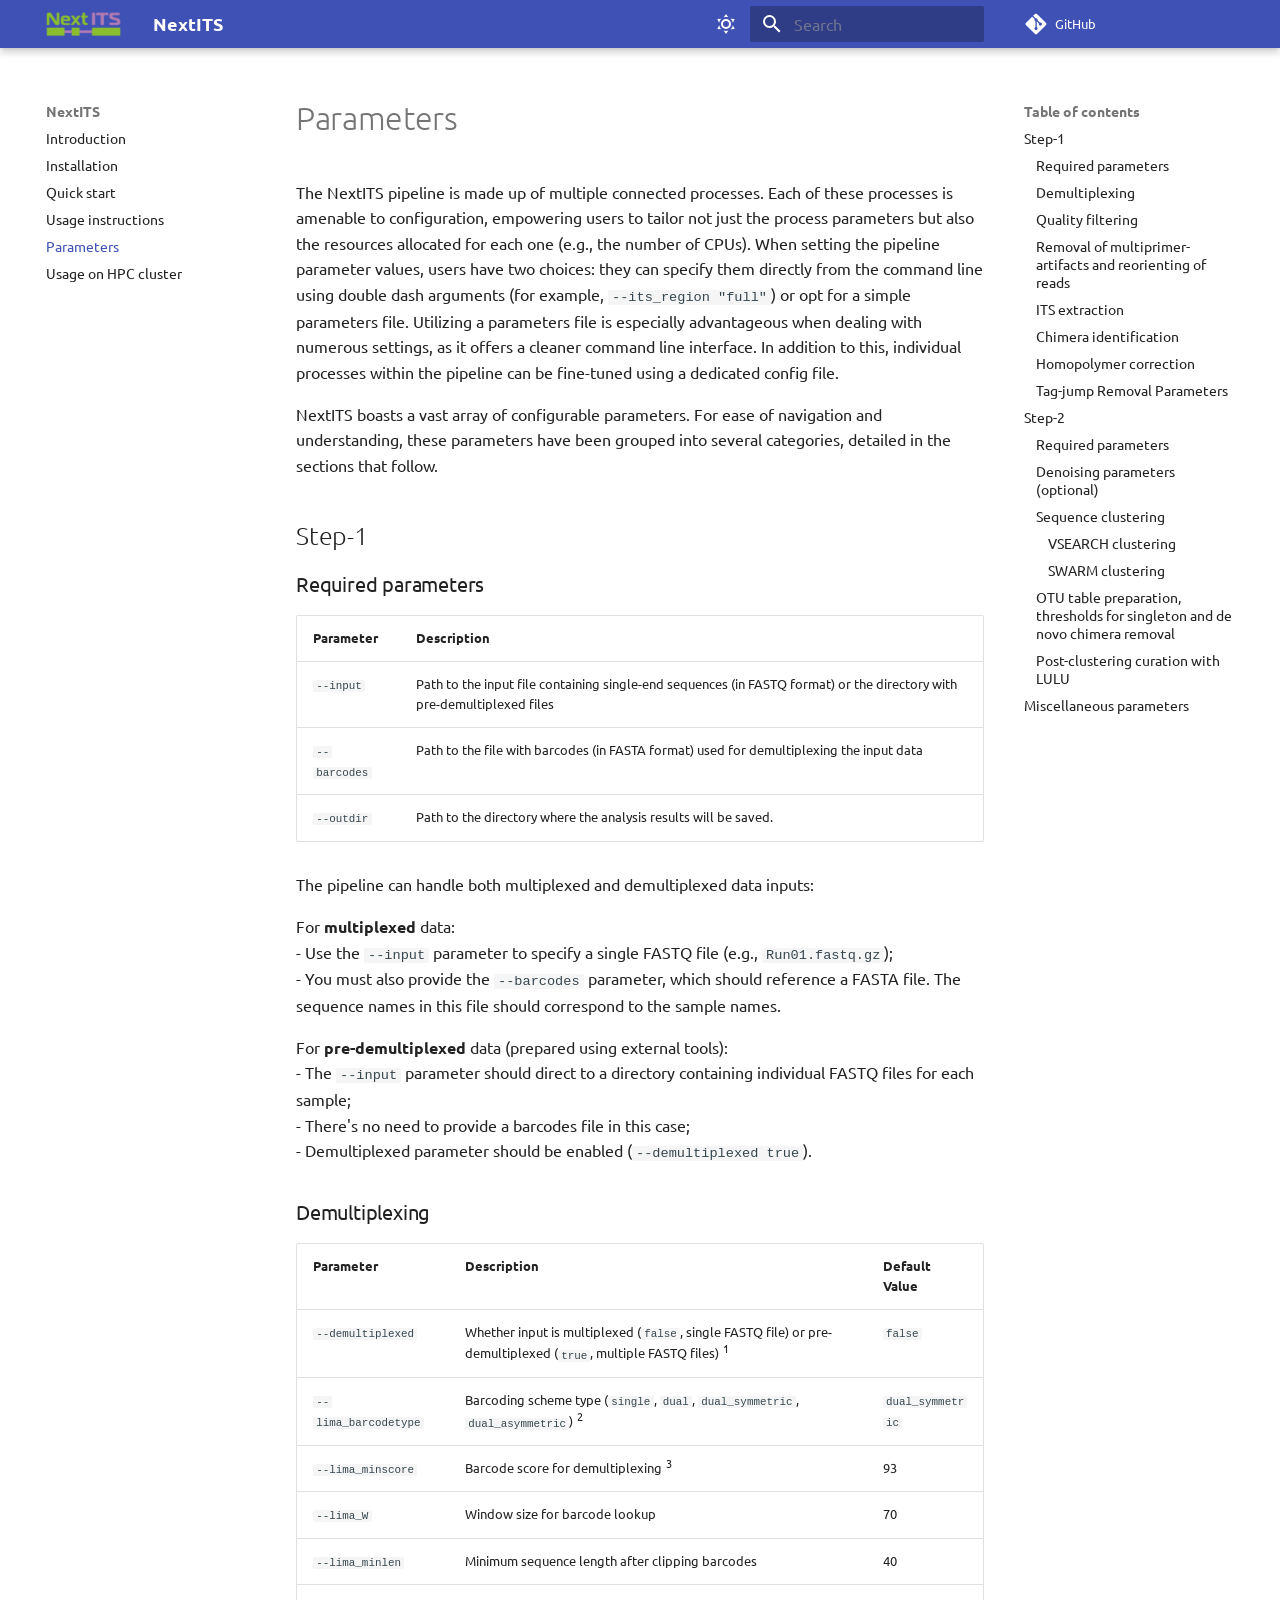
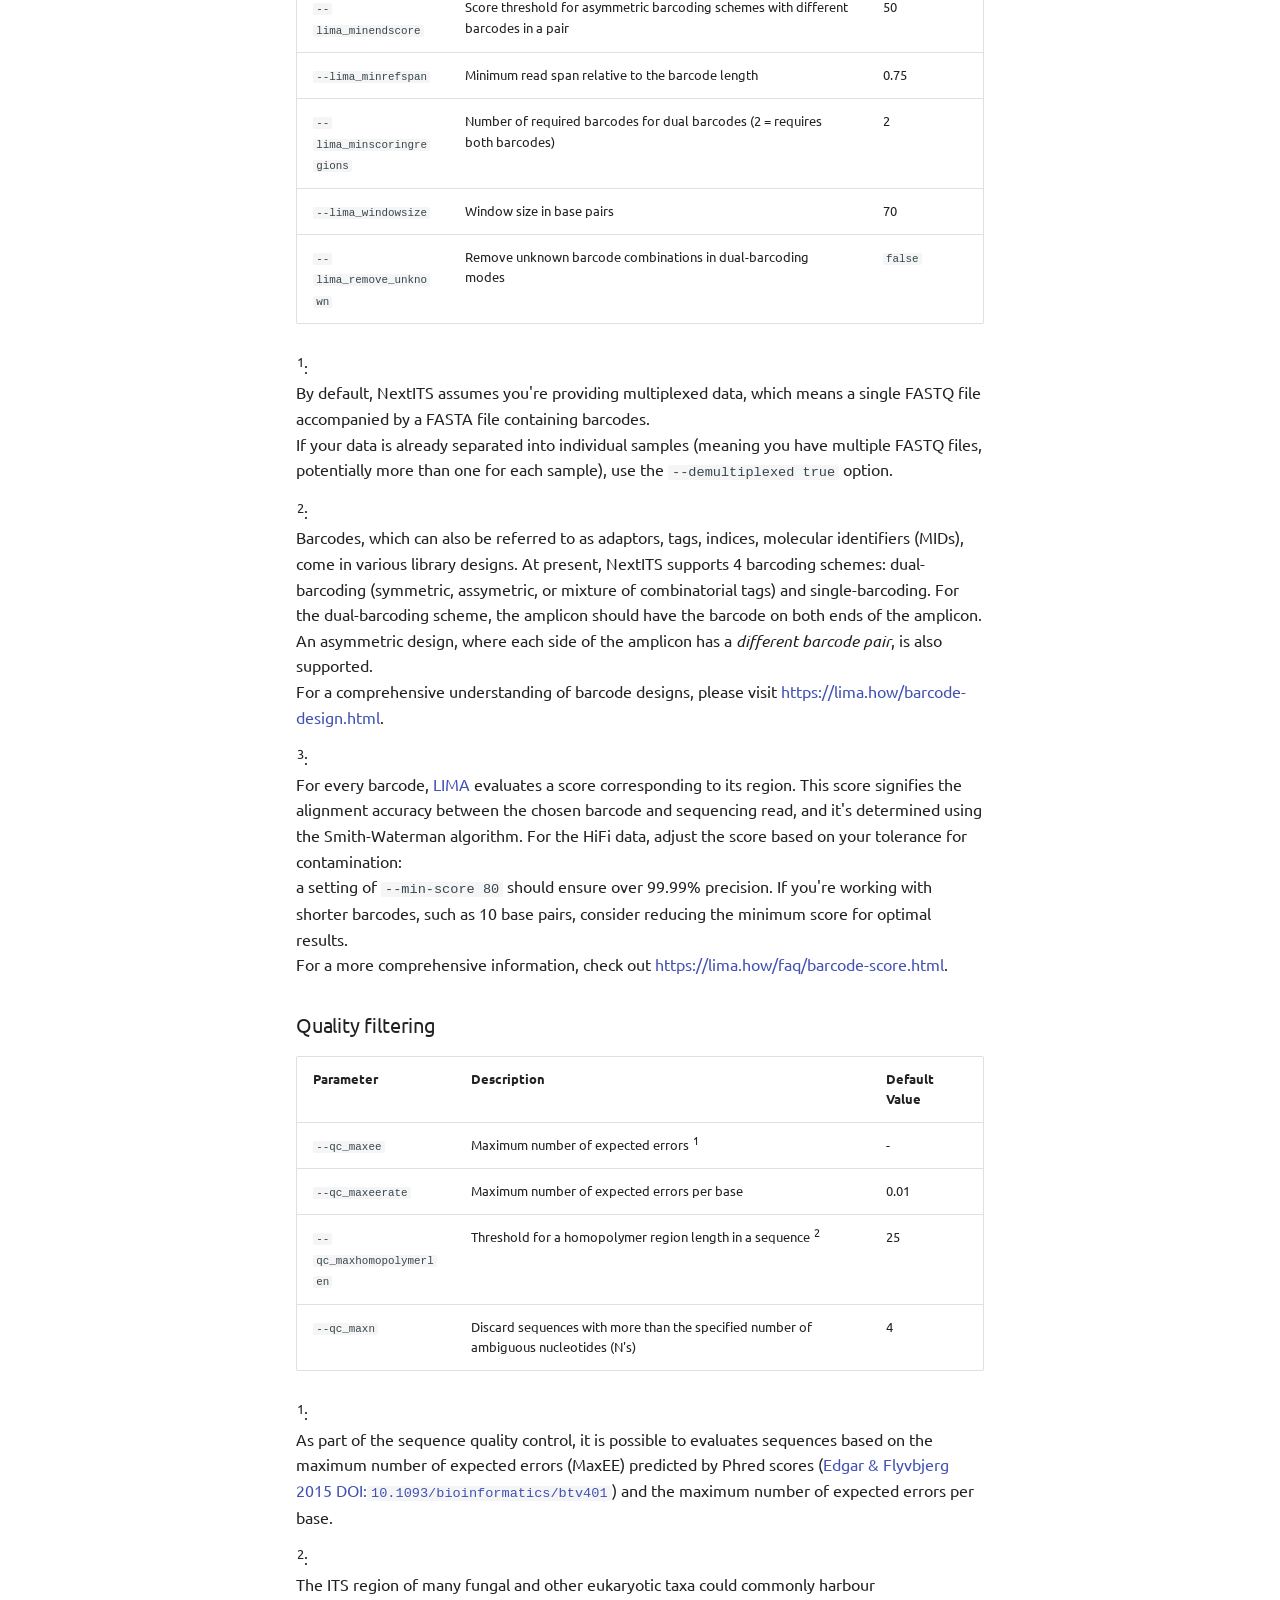
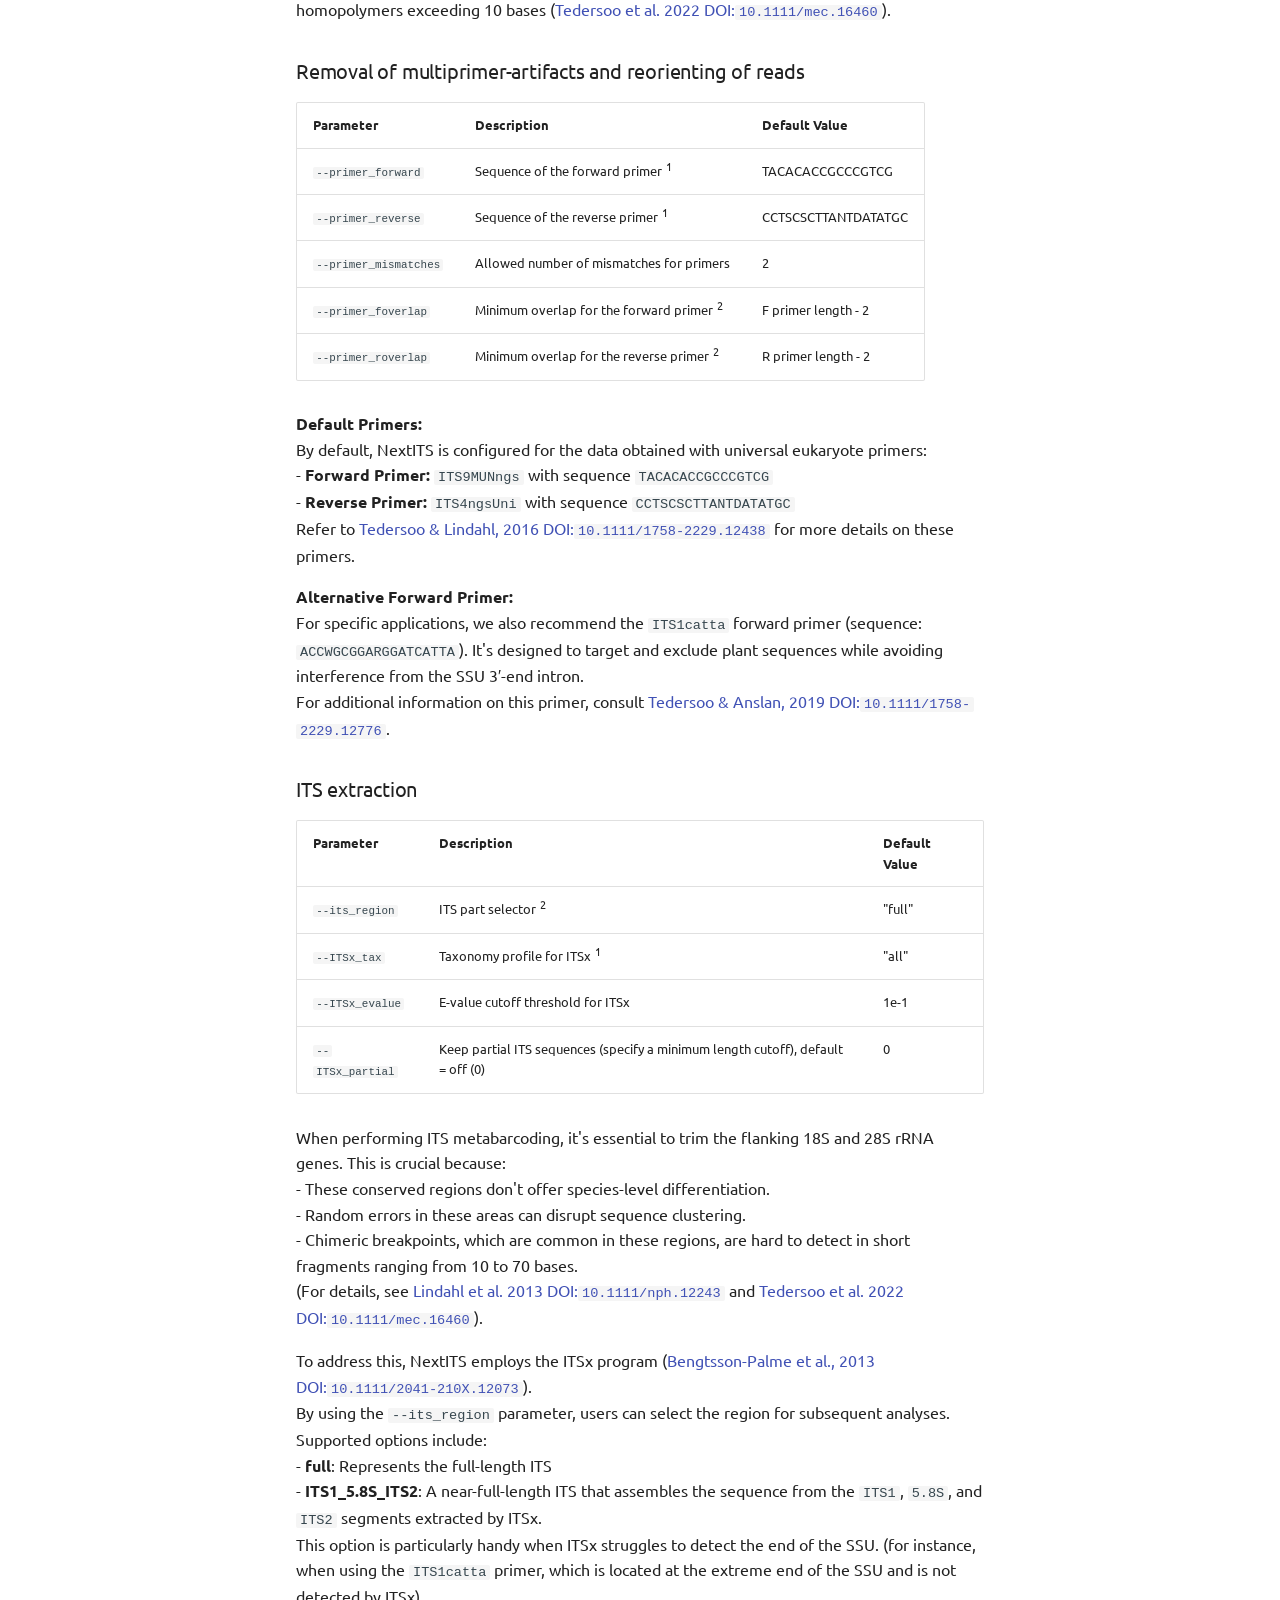
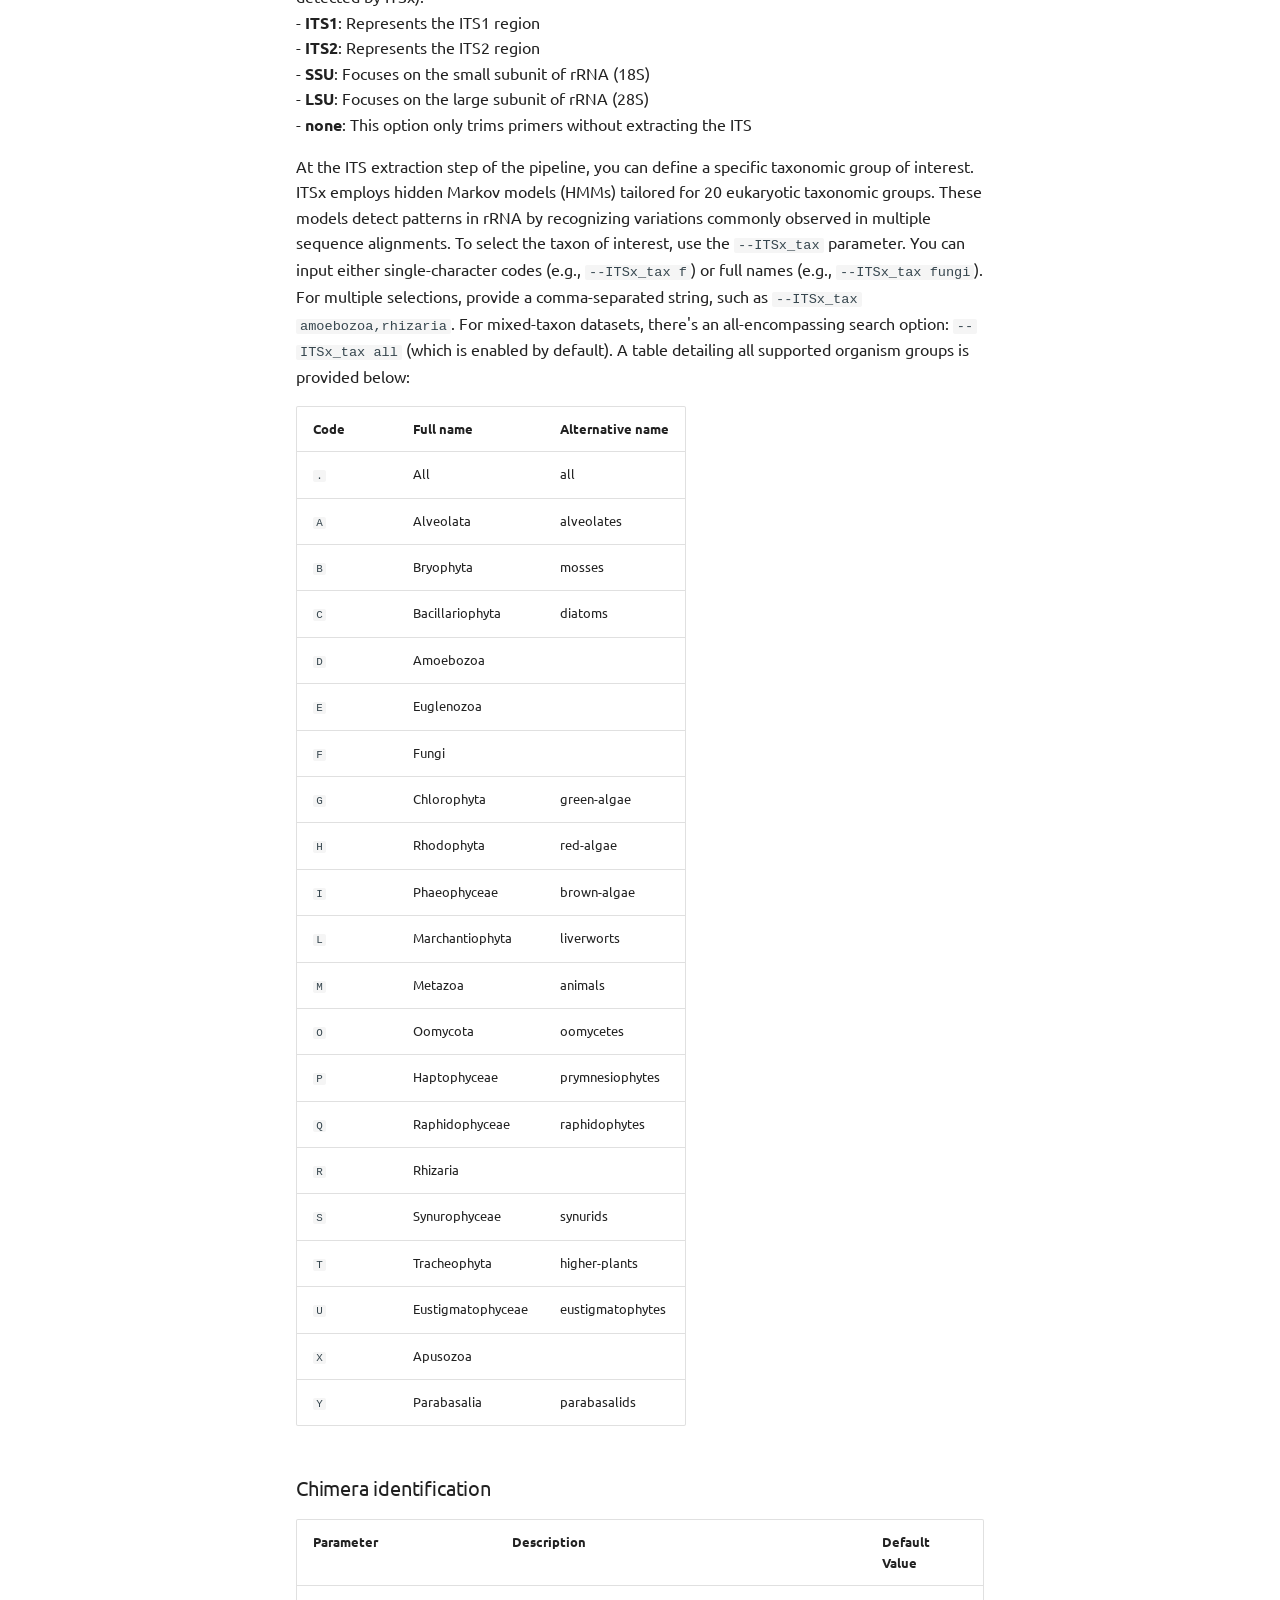
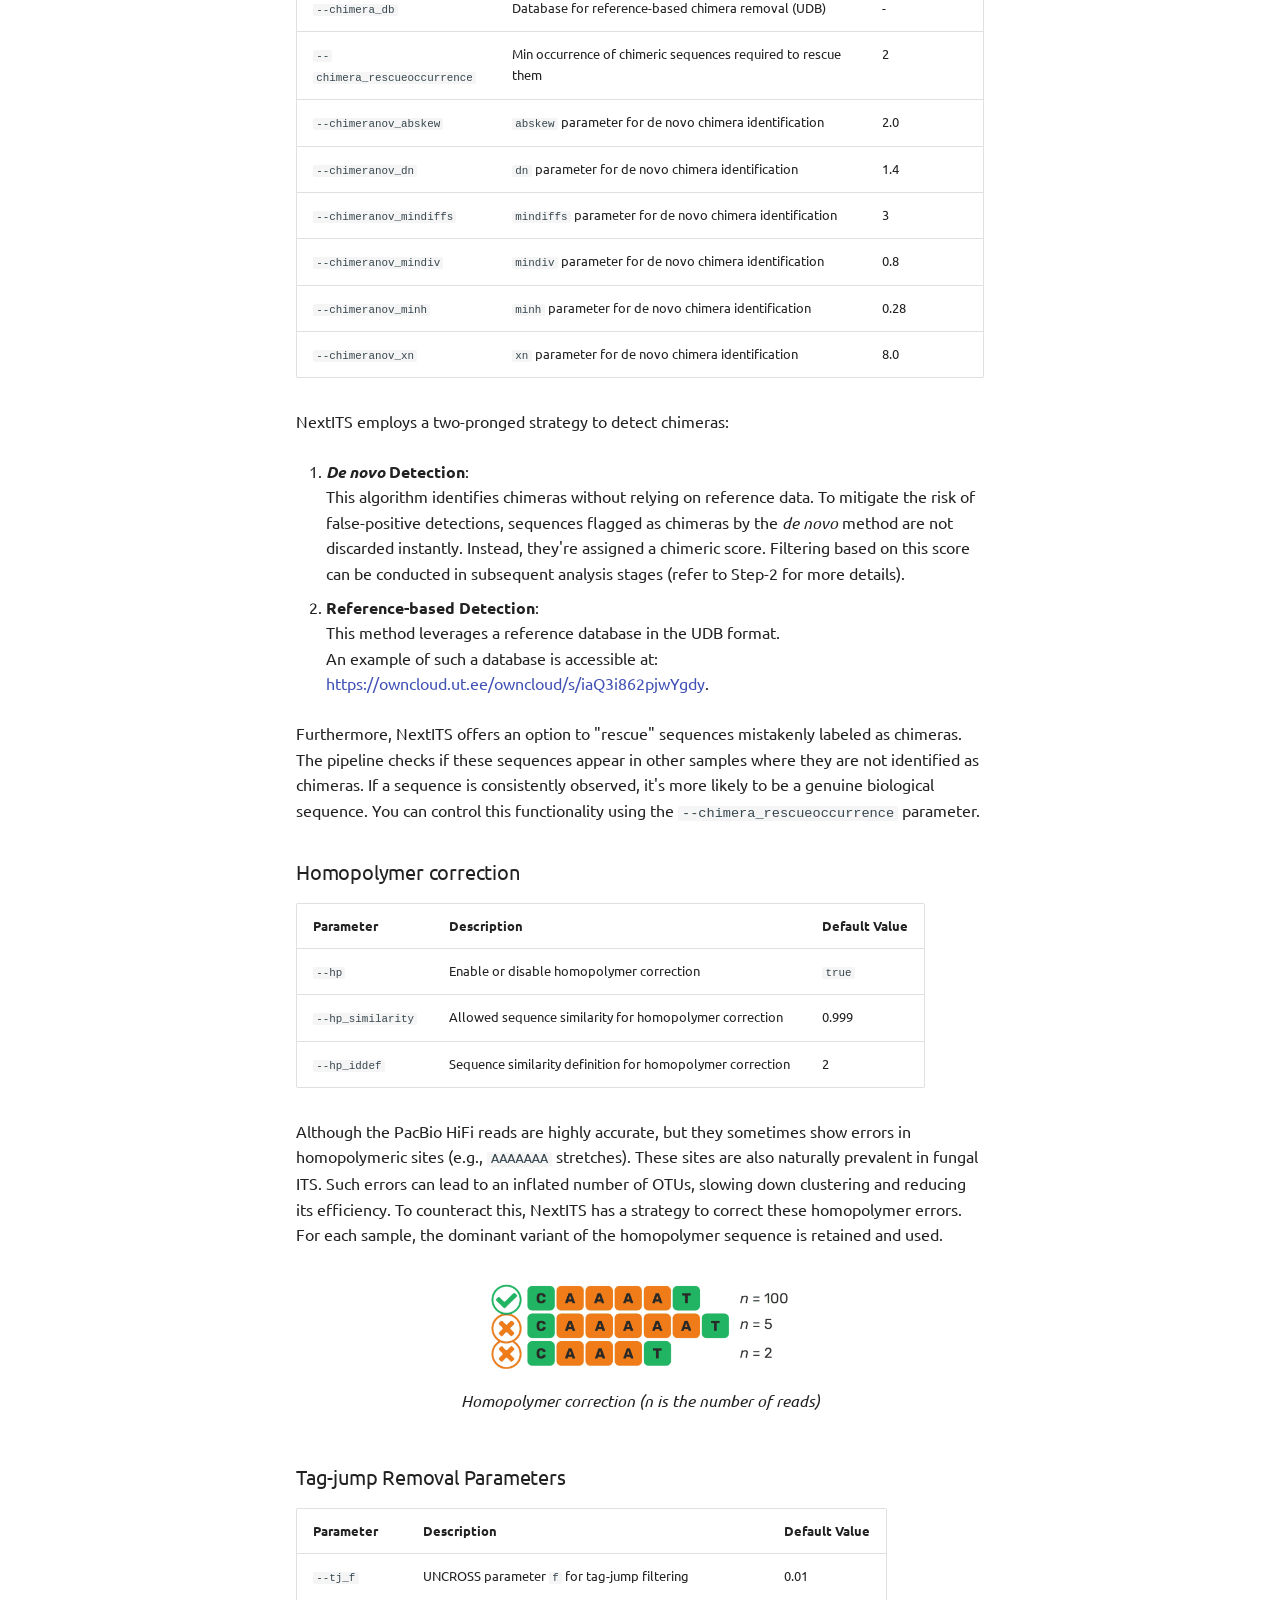
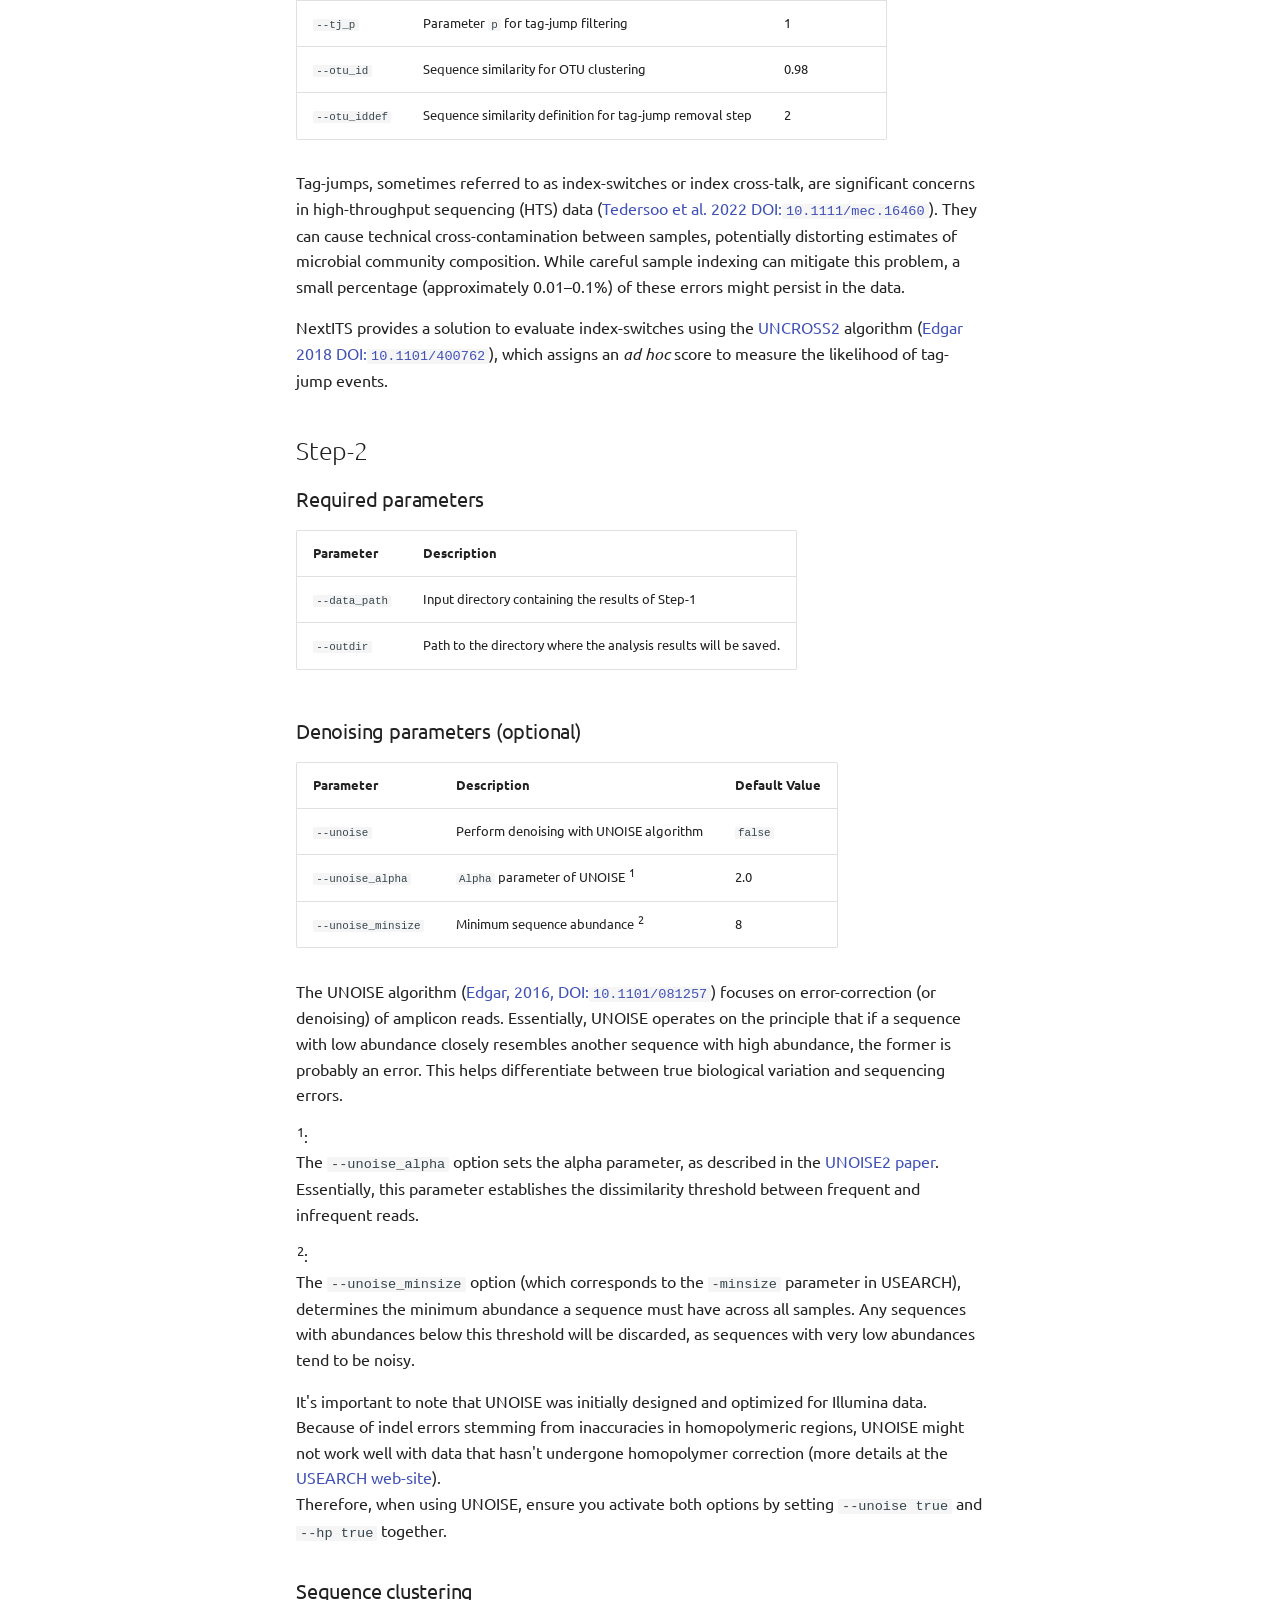
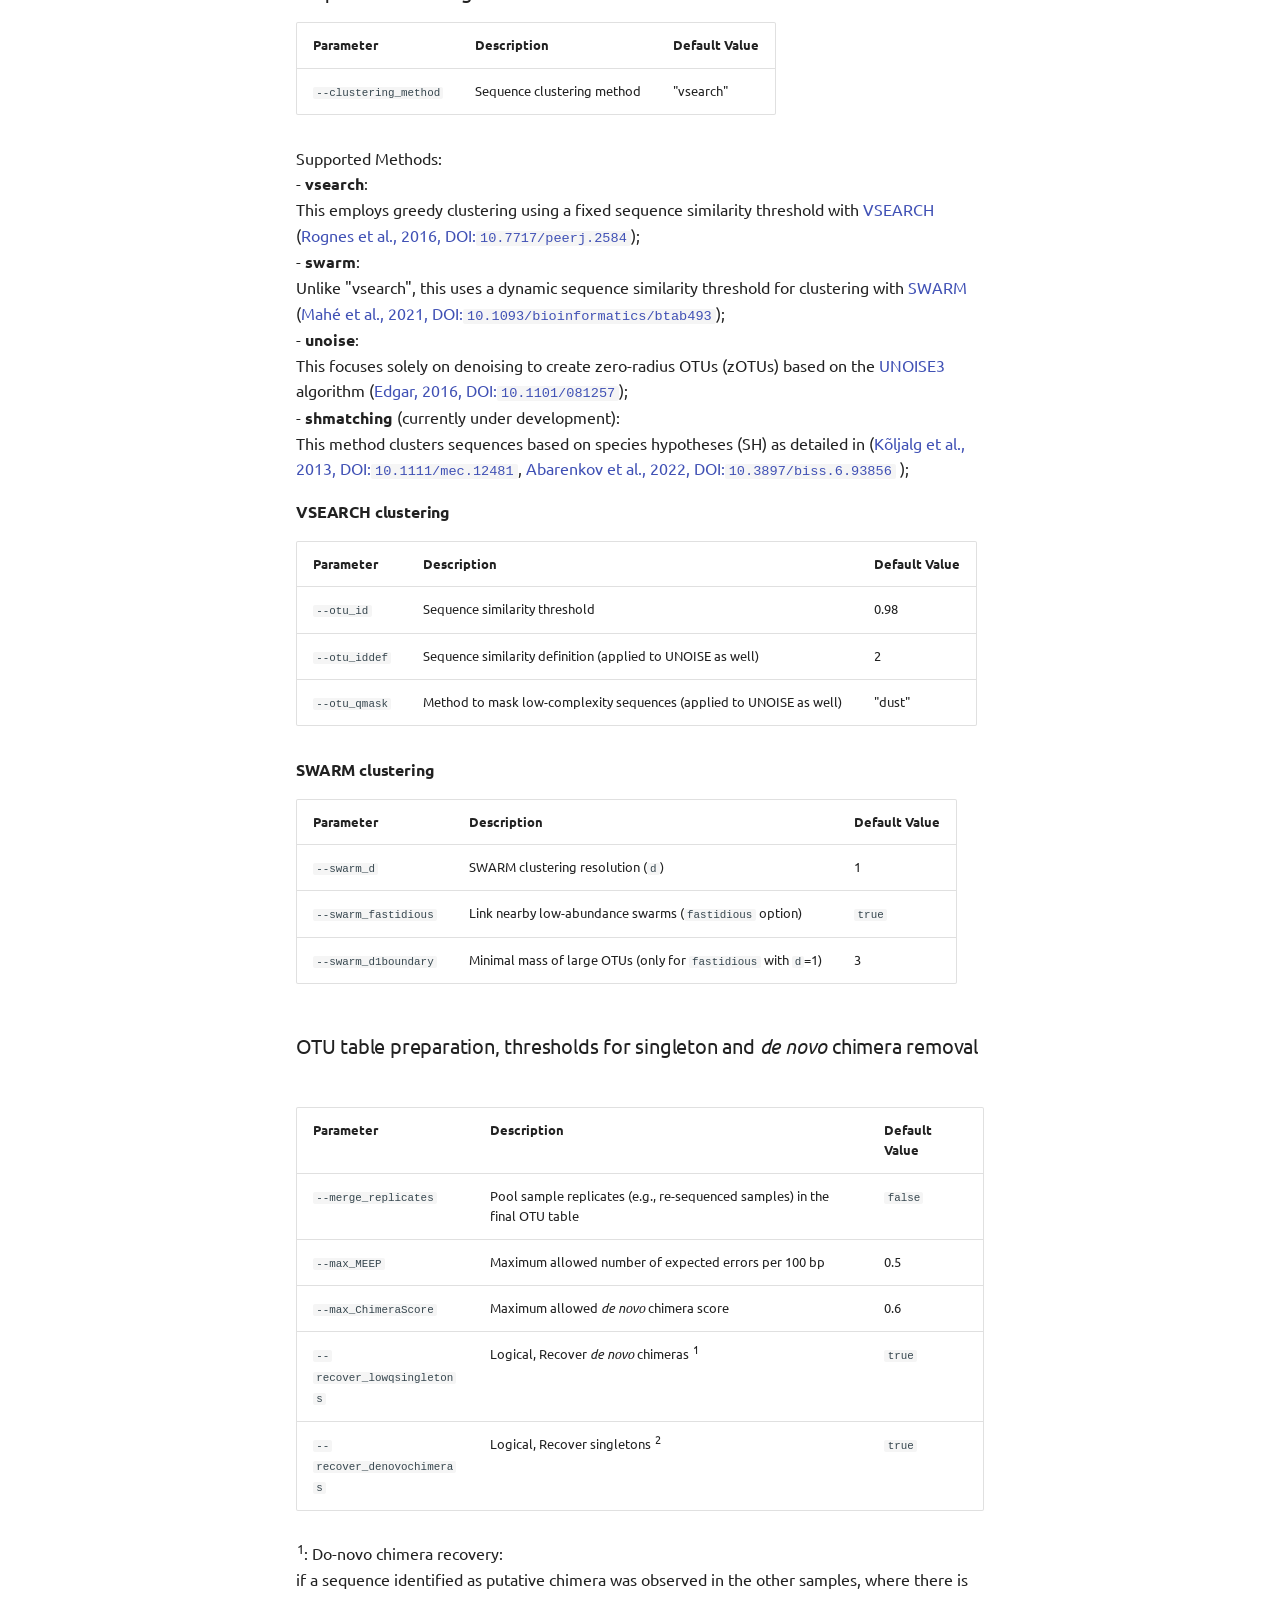
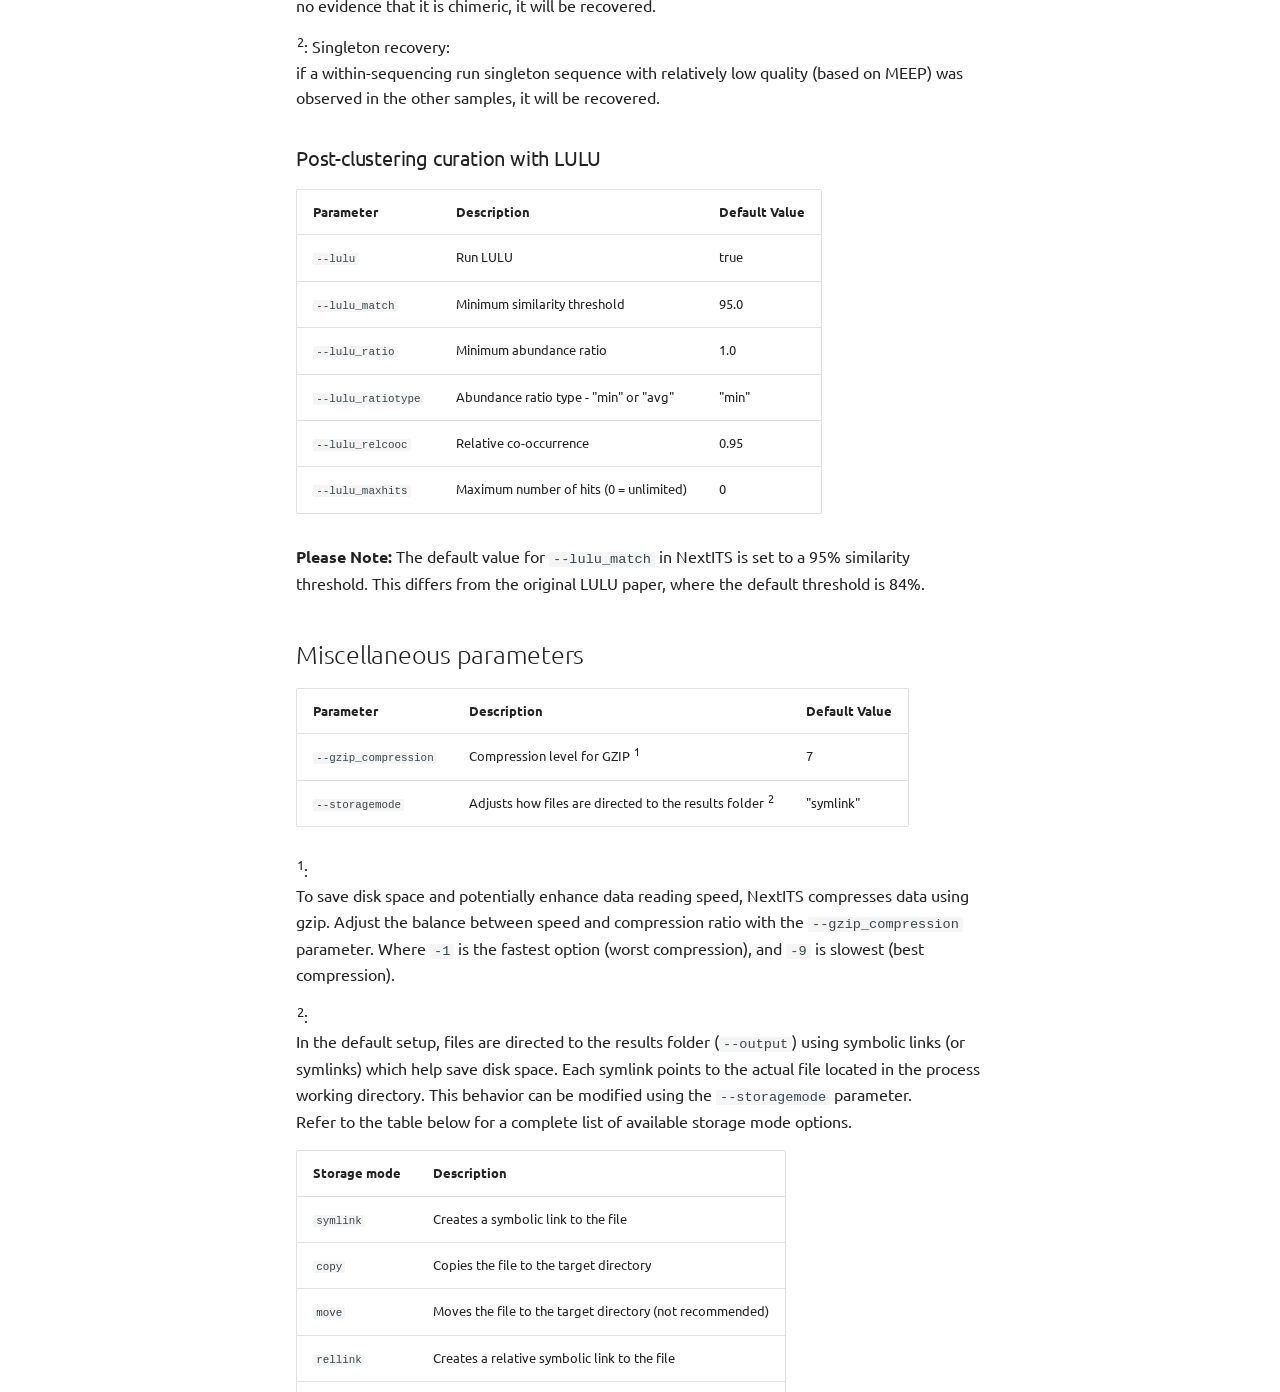
<file: parameters/index.html>
<!doctype html>
<html lang="en" class="no-js">
  <head>
    
      <meta charset="utf-8">
      <meta name="viewport" content="width=device-width,initial-scale=1">
      
        <meta name="description" content="Pipeline parameters and configuration.">
      
      
        <meta name="author" content="Vladimir Mikryukov">
      
      
        <link rel="canonical" href="https://Next-ITS.github.io/parameters/">
      
      
        <link rel="prev" href="../usage/">
      
      
        <link rel="next" href="../HPC/">
      
      
      <link rel="icon" href="../assets/favicon.ico">
      <meta name="generator" content="mkdocs-1.6.1, mkdocs-material-9.6.9">
    
    
      
        <title>Parameters - NextITS</title>
      
    
    
      <link rel="stylesheet" href="../assets/stylesheets/main.4af4bdda.min.css">
      
        
        <link rel="stylesheet" href="../assets/stylesheets/palette.06af60db.min.css">
      
      


    
    
      
    
    
      
        
        
        <link rel="preconnect" href="https://fonts.gstatic.com" crossorigin>
        <link rel="stylesheet" href="https://fonts.googleapis.com/css?family=Ubuntu:300,300i,400,400i,700,700i%7CUbuntu+Mono:400,400i,700,700i&display=fallback">
        <style>:root{--md-text-font:"Ubuntu";--md-code-font:"Ubuntu Mono"}</style>
      
    
    
    <script>__md_scope=new URL("..",location),__md_hash=e=>[...e].reduce(((e,_)=>(e<<5)-e+_.charCodeAt(0)),0),__md_get=(e,_=localStorage,t=__md_scope)=>JSON.parse(_.getItem(t.pathname+"."+e)),__md_set=(e,_,t=localStorage,a=__md_scope)=>{try{t.setItem(a.pathname+"."+e,JSON.stringify(_))}catch(e){}}</script>
    
      

    
    
    
  </head>
  
  
    
    
      
    
    
    
    
    <body dir="ltr" data-md-color-scheme="default" data-md-color-primary="indigo" data-md-color-accent="indigo">
  
    
    <input class="md-toggle" data-md-toggle="drawer" type="checkbox" id="__drawer" autocomplete="off">
    <input class="md-toggle" data-md-toggle="search" type="checkbox" id="__search" autocomplete="off">
    <label class="md-overlay" for="__drawer"></label>
    <div data-md-component="skip">
      
        
        <a href="#parameters" class="md-skip">
          Skip to content
        </a>
      
    </div>
    <div data-md-component="announce">
      
    </div>
    
    
      

  

<header class="md-header md-header--shadow" data-md-component="header">
  <nav class="md-header__inner md-grid" aria-label="Header">
    <a href=".." title="NextITS" class="md-header__button md-logo" aria-label="NextITS" data-md-component="logo">
      
  <img src="../assets/NextITS_logo.webp" alt="logo">

    </a>
    <label class="md-header__button md-icon" for="__drawer">
      
      <svg xmlns="http://www.w3.org/2000/svg" viewBox="0 0 24 24"><path d="M3 6h18v2H3zm0 5h18v2H3zm0 5h18v2H3z"/></svg>
    </label>
    <div class="md-header__title" data-md-component="header-title">
      <div class="md-header__ellipsis">
        <div class="md-header__topic">
          <span class="md-ellipsis">
            NextITS
          </span>
        </div>
        <div class="md-header__topic" data-md-component="header-topic">
          <span class="md-ellipsis">
            
              Parameters
            
          </span>
        </div>
      </div>
    </div>
    
      
        <form class="md-header__option" data-md-component="palette">
  
    
    
    
    <input class="md-option" data-md-color-media="" data-md-color-scheme="default" data-md-color-primary="indigo" data-md-color-accent="indigo"  aria-label="Switch to dark mode"  type="radio" name="__palette" id="__palette_0">
    
      <label class="md-header__button md-icon" title="Switch to dark mode" for="__palette_1" hidden>
        <svg xmlns="http://www.w3.org/2000/svg" viewBox="0 0 24 24"><path d="M12 7a5 5 0 0 1 5 5 5 5 0 0 1-5 5 5 5 0 0 1-5-5 5 5 0 0 1 5-5m0 2a3 3 0 0 0-3 3 3 3 0 0 0 3 3 3 3 0 0 0 3-3 3 3 0 0 0-3-3m0-7 2.39 3.42C13.65 5.15 12.84 5 12 5s-1.65.15-2.39.42zM3.34 7l4.16-.35A7.2 7.2 0 0 0 5.94 8.5c-.44.74-.69 1.5-.83 2.29zm.02 10 1.76-3.77a7.131 7.131 0 0 0 2.38 4.14zM20.65 7l-1.77 3.79a7.02 7.02 0 0 0-2.38-4.15zm-.01 10-4.14.36c.59-.51 1.12-1.14 1.54-1.86.42-.73.69-1.5.83-2.29zM12 22l-2.41-3.44c.74.27 1.55.44 2.41.44.82 0 1.63-.17 2.37-.44z"/></svg>
      </label>
    
  
    
    
    
    <input class="md-option" data-md-color-media="" data-md-color-scheme="slate" data-md-color-primary="indigo" data-md-color-accent="indigo"  aria-label="Switch to light mode"  type="radio" name="__palette" id="__palette_1">
    
      <label class="md-header__button md-icon" title="Switch to light mode" for="__palette_0" hidden>
        <svg xmlns="http://www.w3.org/2000/svg" viewBox="0 0 24 24"><path d="m17.75 4.09-2.53 1.94.91 3.06-2.63-1.81-2.63 1.81.91-3.06-2.53-1.94L12.44 4l1.06-3 1.06 3zm3.5 6.91-1.64 1.25.59 1.98-1.7-1.17-1.7 1.17.59-1.98L15.75 11l2.06-.05L18.5 9l.69 1.95zm-2.28 4.95c.83-.08 1.72 1.1 1.19 1.85-.32.45-.66.87-1.08 1.27C15.17 23 8.84 23 4.94 19.07c-3.91-3.9-3.91-10.24 0-14.14.4-.4.82-.76 1.27-1.08.75-.53 1.93.36 1.85 1.19-.27 2.86.69 5.83 2.89 8.02a9.96 9.96 0 0 0 8.02 2.89m-1.64 2.02a12.08 12.08 0 0 1-7.8-3.47c-2.17-2.19-3.33-5-3.49-7.82-2.81 3.14-2.7 7.96.31 10.98 3.02 3.01 7.84 3.12 10.98.31"/></svg>
      </label>
    
  
</form>
      
    
    
      <script>var palette=__md_get("__palette");if(palette&&palette.color){if("(prefers-color-scheme)"===palette.color.media){var media=matchMedia("(prefers-color-scheme: light)"),input=document.querySelector(media.matches?"[data-md-color-media='(prefers-color-scheme: light)']":"[data-md-color-media='(prefers-color-scheme: dark)']");palette.color.media=input.getAttribute("data-md-color-media"),palette.color.scheme=input.getAttribute("data-md-color-scheme"),palette.color.primary=input.getAttribute("data-md-color-primary"),palette.color.accent=input.getAttribute("data-md-color-accent")}for(var[key,value]of Object.entries(palette.color))document.body.setAttribute("data-md-color-"+key,value)}</script>
    
    
    
      <label class="md-header__button md-icon" for="__search">
        
        <svg xmlns="http://www.w3.org/2000/svg" viewBox="0 0 24 24"><path d="M9.5 3A6.5 6.5 0 0 1 16 9.5c0 1.61-.59 3.09-1.56 4.23l.27.27h.79l5 5-1.5 1.5-5-5v-.79l-.27-.27A6.52 6.52 0 0 1 9.5 16 6.5 6.5 0 0 1 3 9.5 6.5 6.5 0 0 1 9.5 3m0 2C7 5 5 7 5 9.5S7 14 9.5 14 14 12 14 9.5 12 5 9.5 5"/></svg>
      </label>
      <div class="md-search" data-md-component="search" role="dialog">
  <label class="md-search__overlay" for="__search"></label>
  <div class="md-search__inner" role="search">
    <form class="md-search__form" name="search">
      <input type="text" class="md-search__input" name="query" aria-label="Search" placeholder="Search" autocapitalize="off" autocorrect="off" autocomplete="off" spellcheck="false" data-md-component="search-query" required>
      <label class="md-search__icon md-icon" for="__search">
        
        <svg xmlns="http://www.w3.org/2000/svg" viewBox="0 0 24 24"><path d="M9.5 3A6.5 6.5 0 0 1 16 9.5c0 1.61-.59 3.09-1.56 4.23l.27.27h.79l5 5-1.5 1.5-5-5v-.79l-.27-.27A6.52 6.52 0 0 1 9.5 16 6.5 6.5 0 0 1 3 9.5 6.5 6.5 0 0 1 9.5 3m0 2C7 5 5 7 5 9.5S7 14 9.5 14 14 12 14 9.5 12 5 9.5 5"/></svg>
        
        <svg xmlns="http://www.w3.org/2000/svg" viewBox="0 0 24 24"><path d="M20 11v2H8l5.5 5.5-1.42 1.42L4.16 12l7.92-7.92L13.5 5.5 8 11z"/></svg>
      </label>
      <nav class="md-search__options" aria-label="Search">
        
        <button type="reset" class="md-search__icon md-icon" title="Clear" aria-label="Clear" tabindex="-1">
          
          <svg xmlns="http://www.w3.org/2000/svg" viewBox="0 0 24 24"><path d="M19 6.41 17.59 5 12 10.59 6.41 5 5 6.41 10.59 12 5 17.59 6.41 19 12 13.41 17.59 19 19 17.59 13.41 12z"/></svg>
        </button>
      </nav>
      
    </form>
    <div class="md-search__output">
      <div class="md-search__scrollwrap" tabindex="0" data-md-scrollfix>
        <div class="md-search-result" data-md-component="search-result">
          <div class="md-search-result__meta">
            Initializing search
          </div>
          <ol class="md-search-result__list" role="presentation"></ol>
        </div>
      </div>
    </div>
  </div>
</div>
    
    
      <div class="md-header__source">
        <a href="https://github.com/vmikk/NextITS" title="Go to repository" class="md-source" data-md-component="source">
  <div class="md-source__icon md-icon">
    
    <svg xmlns="http://www.w3.org/2000/svg" viewBox="0 0 448 512"><!--! Font Awesome Free 6.7.2 by @fontawesome - https://fontawesome.com License - https://fontawesome.com/license/free (Icons: CC BY 4.0, Fonts: SIL OFL 1.1, Code: MIT License) Copyright 2024 Fonticons, Inc.--><path d="M439.55 236.05 244 40.45a28.87 28.87 0 0 0-40.81 0l-40.66 40.63 51.52 51.52c27.06-9.14 52.68 16.77 43.39 43.68l49.66 49.66c34.23-11.8 61.18 31 35.47 56.69-26.49 26.49-70.21-2.87-56-37.34L240.22 199v121.85c25.3 12.54 22.26 41.85 9.08 55a34.34 34.34 0 0 1-48.55 0c-17.57-17.6-11.07-46.91 11.25-56v-123c-20.8-8.51-24.6-30.74-18.64-45L142.57 101 8.45 235.14a28.86 28.86 0 0 0 0 40.81l195.61 195.6a28.86 28.86 0 0 0 40.8 0l194.69-194.69a28.86 28.86 0 0 0 0-40.81"/></svg>
  </div>
  <div class="md-source__repository">
    GitHub
  </div>
</a>
      </div>
    
  </nav>
  
</header>
    
    <div class="md-container" data-md-component="container">
      
      
        
          
        
      
      <main class="md-main" data-md-component="main">
        <div class="md-main__inner md-grid">
          
            
              
              <div class="md-sidebar md-sidebar--primary" data-md-component="sidebar" data-md-type="navigation" >
                <div class="md-sidebar__scrollwrap">
                  <div class="md-sidebar__inner">
                    



<nav class="md-nav md-nav--primary" aria-label="Navigation" data-md-level="0">
  <label class="md-nav__title" for="__drawer">
    <a href=".." title="NextITS" class="md-nav__button md-logo" aria-label="NextITS" data-md-component="logo">
      
  <img src="../assets/NextITS_logo.webp" alt="logo">

    </a>
    NextITS
  </label>
  
    <div class="md-nav__source">
      <a href="https://github.com/vmikk/NextITS" title="Go to repository" class="md-source" data-md-component="source">
  <div class="md-source__icon md-icon">
    
    <svg xmlns="http://www.w3.org/2000/svg" viewBox="0 0 448 512"><!--! Font Awesome Free 6.7.2 by @fontawesome - https://fontawesome.com License - https://fontawesome.com/license/free (Icons: CC BY 4.0, Fonts: SIL OFL 1.1, Code: MIT License) Copyright 2024 Fonticons, Inc.--><path d="M439.55 236.05 244 40.45a28.87 28.87 0 0 0-40.81 0l-40.66 40.63 51.52 51.52c27.06-9.14 52.68 16.77 43.39 43.68l49.66 49.66c34.23-11.8 61.18 31 35.47 56.69-26.49 26.49-70.21-2.87-56-37.34L240.22 199v121.85c25.3 12.54 22.26 41.85 9.08 55a34.34 34.34 0 0 1-48.55 0c-17.57-17.6-11.07-46.91 11.25-56v-123c-20.8-8.51-24.6-30.74-18.64-45L142.57 101 8.45 235.14a28.86 28.86 0 0 0 0 40.81l195.61 195.6a28.86 28.86 0 0 0 40.8 0l194.69-194.69a28.86 28.86 0 0 0 0-40.81"/></svg>
  </div>
  <div class="md-source__repository">
    GitHub
  </div>
</a>
    </div>
  
  <ul class="md-nav__list" data-md-scrollfix>
    
      
      
  
  
  
  
    <li class="md-nav__item">
      <a href=".." class="md-nav__link">
        
  
  <span class="md-ellipsis">
    Introduction
    
  </span>
  

      </a>
    </li>
  

    
      
      
  
  
  
  
    <li class="md-nav__item">
      <a href="../installation/" class="md-nav__link">
        
  
  <span class="md-ellipsis">
    Installation
    
  </span>
  

      </a>
    </li>
  

    
      
      
  
  
  
  
    <li class="md-nav__item">
      <a href="../quickstart/" class="md-nav__link">
        
  
  <span class="md-ellipsis">
    Quick start
    
  </span>
  

      </a>
    </li>
  

    
      
      
  
  
  
  
    <li class="md-nav__item">
      <a href="../usage/" class="md-nav__link">
        
  
  <span class="md-ellipsis">
    Usage instructions
    
  </span>
  

      </a>
    </li>
  

    
      
      
  
  
    
  
  
  
    <li class="md-nav__item md-nav__item--active">
      
      <input class="md-nav__toggle md-toggle" type="checkbox" id="__toc">
      
      
        
      
      
        <label class="md-nav__link md-nav__link--active" for="__toc">
          
  
  <span class="md-ellipsis">
    Parameters
    
  </span>
  

          <span class="md-nav__icon md-icon"></span>
        </label>
      
      <a href="./" class="md-nav__link md-nav__link--active">
        
  
  <span class="md-ellipsis">
    Parameters
    
  </span>
  

      </a>
      
        

<nav class="md-nav md-nav--secondary" aria-label="Table of contents">
  
  
  
    
  
  
    <label class="md-nav__title" for="__toc">
      <span class="md-nav__icon md-icon"></span>
      Table of contents
    </label>
    <ul class="md-nav__list" data-md-component="toc" data-md-scrollfix>
      
        <li class="md-nav__item">
  <a href="#step-1" class="md-nav__link">
    <span class="md-ellipsis">
      Step-1
    </span>
  </a>
  
    <nav class="md-nav" aria-label="Step-1">
      <ul class="md-nav__list">
        
          <li class="md-nav__item">
  <a href="#required-parameters" class="md-nav__link">
    <span class="md-ellipsis">
      Required parameters
    </span>
  </a>
  
</li>
        
          <li class="md-nav__item">
  <a href="#demultiplexing" class="md-nav__link">
    <span class="md-ellipsis">
      Demultiplexing
    </span>
  </a>
  
</li>
        
          <li class="md-nav__item">
  <a href="#quality-filtering" class="md-nav__link">
    <span class="md-ellipsis">
      Quality filtering
    </span>
  </a>
  
</li>
        
          <li class="md-nav__item">
  <a href="#removal-of-multiprimer-artifacts-and-reorienting-of-reads" class="md-nav__link">
    <span class="md-ellipsis">
      Removal of multiprimer-artifacts and reorienting of reads
    </span>
  </a>
  
</li>
        
          <li class="md-nav__item">
  <a href="#its-extraction" class="md-nav__link">
    <span class="md-ellipsis">
      ITS extraction
    </span>
  </a>
  
</li>
        
          <li class="md-nav__item">
  <a href="#chimera-identification" class="md-nav__link">
    <span class="md-ellipsis">
      Chimera identification
    </span>
  </a>
  
</li>
        
          <li class="md-nav__item">
  <a href="#homopolymer-correction" class="md-nav__link">
    <span class="md-ellipsis">
      Homopolymer correction
    </span>
  </a>
  
</li>
        
          <li class="md-nav__item">
  <a href="#tag-jump-removal-parameters" class="md-nav__link">
    <span class="md-ellipsis">
      Tag-jump Removal Parameters
    </span>
  </a>
  
</li>
        
      </ul>
    </nav>
  
</li>
      
        <li class="md-nav__item">
  <a href="#step-2" class="md-nav__link">
    <span class="md-ellipsis">
      Step-2
    </span>
  </a>
  
    <nav class="md-nav" aria-label="Step-2">
      <ul class="md-nav__list">
        
          <li class="md-nav__item">
  <a href="#required-parameters_1" class="md-nav__link">
    <span class="md-ellipsis">
      Required parameters
    </span>
  </a>
  
</li>
        
          <li class="md-nav__item">
  <a href="#denoising-parameters-optional" class="md-nav__link">
    <span class="md-ellipsis">
      Denoising parameters (optional)
    </span>
  </a>
  
</li>
        
          <li class="md-nav__item">
  <a href="#sequence-clustering" class="md-nav__link">
    <span class="md-ellipsis">
      Sequence clustering
    </span>
  </a>
  
    <nav class="md-nav" aria-label="Sequence clustering">
      <ul class="md-nav__list">
        
          <li class="md-nav__item">
  <a href="#vsearch-clustering" class="md-nav__link">
    <span class="md-ellipsis">
      VSEARCH clustering
    </span>
  </a>
  
</li>
        
          <li class="md-nav__item">
  <a href="#swarm-clustering" class="md-nav__link">
    <span class="md-ellipsis">
      SWARM clustering
    </span>
  </a>
  
</li>
        
      </ul>
    </nav>
  
</li>
        
          <li class="md-nav__item">
  <a href="#otu-table-preparation-thresholds-for-singleton-and-de-novo-chimera-removal" class="md-nav__link">
    <span class="md-ellipsis">
      OTU table preparation, thresholds for singleton and de novo chimera removal
    </span>
  </a>
  
</li>
        
          <li class="md-nav__item">
  <a href="#post-clustering-curation-with-lulu" class="md-nav__link">
    <span class="md-ellipsis">
      Post-clustering curation with LULU
    </span>
  </a>
  
</li>
        
      </ul>
    </nav>
  
</li>
      
        <li class="md-nav__item">
  <a href="#miscellaneous-parameters" class="md-nav__link">
    <span class="md-ellipsis">
      Miscellaneous parameters
    </span>
  </a>
  
</li>
      
    </ul>
  
</nav>
      
    </li>
  

    
      
      
  
  
  
  
    <li class="md-nav__item">
      <a href="../HPC/" class="md-nav__link">
        
  
  <span class="md-ellipsis">
    Usage on HPC cluster
    
  </span>
  

      </a>
    </li>
  

    
  </ul>
</nav>
                  </div>
                </div>
              </div>
            
            
              
              <div class="md-sidebar md-sidebar--secondary" data-md-component="sidebar" data-md-type="toc" >
                <div class="md-sidebar__scrollwrap">
                  <div class="md-sidebar__inner">
                    

<nav class="md-nav md-nav--secondary" aria-label="Table of contents">
  
  
  
    
  
  
    <label class="md-nav__title" for="__toc">
      <span class="md-nav__icon md-icon"></span>
      Table of contents
    </label>
    <ul class="md-nav__list" data-md-component="toc" data-md-scrollfix>
      
        <li class="md-nav__item">
  <a href="#step-1" class="md-nav__link">
    <span class="md-ellipsis">
      Step-1
    </span>
  </a>
  
    <nav class="md-nav" aria-label="Step-1">
      <ul class="md-nav__list">
        
          <li class="md-nav__item">
  <a href="#required-parameters" class="md-nav__link">
    <span class="md-ellipsis">
      Required parameters
    </span>
  </a>
  
</li>
        
          <li class="md-nav__item">
  <a href="#demultiplexing" class="md-nav__link">
    <span class="md-ellipsis">
      Demultiplexing
    </span>
  </a>
  
</li>
        
          <li class="md-nav__item">
  <a href="#quality-filtering" class="md-nav__link">
    <span class="md-ellipsis">
      Quality filtering
    </span>
  </a>
  
</li>
        
          <li class="md-nav__item">
  <a href="#removal-of-multiprimer-artifacts-and-reorienting-of-reads" class="md-nav__link">
    <span class="md-ellipsis">
      Removal of multiprimer-artifacts and reorienting of reads
    </span>
  </a>
  
</li>
        
          <li class="md-nav__item">
  <a href="#its-extraction" class="md-nav__link">
    <span class="md-ellipsis">
      ITS extraction
    </span>
  </a>
  
</li>
        
          <li class="md-nav__item">
  <a href="#chimera-identification" class="md-nav__link">
    <span class="md-ellipsis">
      Chimera identification
    </span>
  </a>
  
</li>
        
          <li class="md-nav__item">
  <a href="#homopolymer-correction" class="md-nav__link">
    <span class="md-ellipsis">
      Homopolymer correction
    </span>
  </a>
  
</li>
        
          <li class="md-nav__item">
  <a href="#tag-jump-removal-parameters" class="md-nav__link">
    <span class="md-ellipsis">
      Tag-jump Removal Parameters
    </span>
  </a>
  
</li>
        
      </ul>
    </nav>
  
</li>
      
        <li class="md-nav__item">
  <a href="#step-2" class="md-nav__link">
    <span class="md-ellipsis">
      Step-2
    </span>
  </a>
  
    <nav class="md-nav" aria-label="Step-2">
      <ul class="md-nav__list">
        
          <li class="md-nav__item">
  <a href="#required-parameters_1" class="md-nav__link">
    <span class="md-ellipsis">
      Required parameters
    </span>
  </a>
  
</li>
        
          <li class="md-nav__item">
  <a href="#denoising-parameters-optional" class="md-nav__link">
    <span class="md-ellipsis">
      Denoising parameters (optional)
    </span>
  </a>
  
</li>
        
          <li class="md-nav__item">
  <a href="#sequence-clustering" class="md-nav__link">
    <span class="md-ellipsis">
      Sequence clustering
    </span>
  </a>
  
    <nav class="md-nav" aria-label="Sequence clustering">
      <ul class="md-nav__list">
        
          <li class="md-nav__item">
  <a href="#vsearch-clustering" class="md-nav__link">
    <span class="md-ellipsis">
      VSEARCH clustering
    </span>
  </a>
  
</li>
        
          <li class="md-nav__item">
  <a href="#swarm-clustering" class="md-nav__link">
    <span class="md-ellipsis">
      SWARM clustering
    </span>
  </a>
  
</li>
        
      </ul>
    </nav>
  
</li>
        
          <li class="md-nav__item">
  <a href="#otu-table-preparation-thresholds-for-singleton-and-de-novo-chimera-removal" class="md-nav__link">
    <span class="md-ellipsis">
      OTU table preparation, thresholds for singleton and de novo chimera removal
    </span>
  </a>
  
</li>
        
          <li class="md-nav__item">
  <a href="#post-clustering-curation-with-lulu" class="md-nav__link">
    <span class="md-ellipsis">
      Post-clustering curation with LULU
    </span>
  </a>
  
</li>
        
      </ul>
    </nav>
  
</li>
      
        <li class="md-nav__item">
  <a href="#miscellaneous-parameters" class="md-nav__link">
    <span class="md-ellipsis">
      Miscellaneous parameters
    </span>
  </a>
  
</li>
      
    </ul>
  
</nav>
                  </div>
                </div>
              </div>
            
          
          
            <div class="md-content" data-md-component="content">
              <article class="md-content__inner md-typeset">
                
                  


  
  


<h1 id="parameters">Parameters<a class="headerlink" href="#parameters" title="Permanent link">&para;</a></h1>
<p>The NextITS pipeline is made up of multiple connected processes. 
Each of these processes is amenable to configuration, 
empowering users to tailor not just the process parameters 
but also the resources allocated for each one (e.g., the number of CPUs). 
When setting the pipeline parameter values, users have two choices: 
they can specify them directly from the command line using double dash arguments (for example, <code>--its_region "full"</code>) 
or opt for a simple parameters file. Utilizing a parameters file is especially advantageous 
when dealing with numerous settings, as it offers a cleaner command line interface. 
In addition to this, individual processes within the pipeline can be fine-tuned using a dedicated config file.  </p>
<p>NextITS boasts a vast array of configurable parameters. 
For ease of navigation and understanding, these parameters have been grouped into several categories, 
detailed in the sections that follow.  </p>
<h2 id="step-1">Step-1<a class="headerlink" href="#step-1" title="Permanent link">&para;</a></h2>
<h3 id="required-parameters">Required parameters<a class="headerlink" href="#required-parameters" title="Permanent link">&para;</a></h3>
<table>
<thead>
<tr>
<th>Parameter</th>
<th>Description</th>
</tr>
</thead>
<tbody>
<tr>
<td><code>--input</code></td>
<td>Path to the input file containing single-end sequences (in FASTQ format) or the directory with pre-demultiplexed files</td>
</tr>
<tr>
<td><code>--barcodes</code></td>
<td>Path to the file with barcodes (in FASTA format) used for demultiplexing the input data</td>
</tr>
<tr>
<td><code>--outdir</code></td>
<td>Path to the directory where the analysis results will be saved.</td>
</tr>
</tbody>
</table>
<p>The pipeline can handle both multiplexed and demultiplexed data inputs:  </p>
<p>For <strong>multiplexed</strong> data:<br />
- Use the <code>--input</code> parameter to specify a single FASTQ file (e.g., <code>Run01.fastq.gz</code>);<br />
- You must also provide the <code>--barcodes</code> parameter, which should reference a FASTA file. The sequence names in this file should correspond to the sample names.  </p>
<p>For <strong>pre-demultiplexed</strong> data (prepared using external tools):<br />
- The <code>--input</code> parameter should direct to a directory containing individual FASTQ files for each sample;<br />
- There's no need to provide a barcodes file in this case;<br />
- Demultiplexed parameter should be enabled (<code>--demultiplexed true</code>).  </p>
<h3 id="demultiplexing">Demultiplexing<a class="headerlink" href="#demultiplexing" title="Permanent link">&para;</a></h3>
<table>
<thead>
<tr>
<th>Parameter</th>
<th>Description</th>
<th>Default Value</th>
</tr>
</thead>
<tbody>
<tr>
<td><code>--demultiplexed</code></td>
<td>Whether input is multiplexed (<code>false</code>, single FASTQ file) or pre-demultiplexed (<code>true</code>, multiple FASTQ files) <sup>1</sup></td>
<td><code>false</code></td>
</tr>
<tr>
<td><code>--lima_barcodetype</code></td>
<td>Barcoding scheme type (<code>single</code>, <code>dual</code>, <code>dual_symmetric</code>, <code>dual_asymmetric</code>) <sup>2</sup></td>
<td><code>dual_symmetric</code></td>
</tr>
<tr>
<td><code>--lima_minscore</code></td>
<td>Barcode score for demultiplexing <sup>3</sup></td>
<td>93</td>
</tr>
<tr>
<td><code>--lima_W</code></td>
<td>Window size for barcode lookup</td>
<td>70</td>
</tr>
<tr>
<td><code>--lima_minlen</code></td>
<td>Minimum sequence length after clipping barcodes</td>
<td>40</td>
</tr>
<tr>
<td><code>--lima_minendscore</code></td>
<td>Score threshold for asymmetric barcoding schemes with different barcodes in a pair</td>
<td>50</td>
</tr>
<tr>
<td><code>--lima_minrefspan</code></td>
<td>Minimum read span relative to the barcode length</td>
<td>0.75</td>
</tr>
<tr>
<td><code>--lima_minscoringregions</code></td>
<td>Number of required barcodes for dual barcodes (2 = requires both barcodes)</td>
<td>2</td>
</tr>
<tr>
<td><code>--lima_windowsize</code></td>
<td>Window size in base pairs</td>
<td>70</td>
</tr>
<tr>
<td><code>--lima_remove_unknown</code></td>
<td>Remove unknown barcode combinations in dual-barcoding modes</td>
<td><code>false</code></td>
</tr>
</tbody>
</table>
<p><sup>1</sup>:<br />
    By default, NextITS assumes you're providing multiplexed data, 
    which means a single FASTQ file accompanied by a FASTA file containing barcodes.<br />
    If your data is already separated into individual samples 
    (meaning you have multiple FASTQ files, potentially more than one for each sample), 
    use the <code>--demultiplexed true</code> option.  </p>
<p><sup>2</sup>:<br />
    Barcodes, which can also be referred to as adaptors, tags, indices, molecular identifiers (MIDs), come in various library designs. 
    At present, NextITS supports 4 barcoding schemes: dual-barcoding (symmetric, assymetric, or mixture of combinatorial tags) and single-barcoding. 
    For the dual-barcoding scheme, the amplicon should have the barcode on both ends of the amplicon. 
    An asymmetric design, where each side of the amplicon has a <em>different barcode pair</em>, is also supported.<br />
    For a comprehensive understanding of barcode designs, please visit <a href="https://lima.how/barcode-design.html">https://lima.how/barcode-design.html</a>.  </p>
<p><sup>3</sup>:<br />
    For every barcode, <a href="https://lima.how/">LIMA</a> evaluates a score corresponding to its region. 
    This score signifies the alignment accuracy between the chosen barcode and sequencing read, 
    and it's determined using the Smith-Waterman algorithm. 
    For the HiFi data, adjust the score based on your tolerance for contamination:<br />
    a setting of <code>--min-score 80</code> should ensure over 99.99% precision.
    If you're working with shorter barcodes, such as 10 base pairs, consider reducing the minimum score for optimal results.<br />
    For a more comprehensive information, check out <a href="https://lima.how/faq/barcode-score.html">https://lima.how/faq/barcode-score.html</a>.  </p>
<h3 id="quality-filtering">Quality filtering<a class="headerlink" href="#quality-filtering" title="Permanent link">&para;</a></h3>
<table>
<thead>
<tr>
<th>Parameter</th>
<th>Description</th>
<th>Default Value</th>
</tr>
</thead>
<tbody>
<tr>
<td><code>--qc_maxee</code></td>
<td>Maximum number of expected errors <sup>1</sup></td>
<td>-</td>
</tr>
<tr>
<td><code>--qc_maxeerate</code></td>
<td>Maximum number of expected errors per base</td>
<td>0.01</td>
</tr>
<tr>
<td><code>--qc_maxhomopolymerlen</code></td>
<td>Threshold for a homopolymer region length in a sequence <sup>2</sup></td>
<td>25</td>
</tr>
<tr>
<td><code>--qc_maxn</code></td>
<td>Discard sequences with more than the specified number of ambiguous nucleotides (N's)</td>
<td>4</td>
</tr>
</tbody>
</table>
<p><sup>1</sup>:<br />
    As part of the sequence quality control, it is possible to evaluates sequences based on the 
    maximum number of expected errors (MaxEE) predicted by Phred scores 
    (<a href="https://academic.oup.com/bioinformatics/article/31/21/3476/194979">Edgar &amp; Flyvbjerg 2015 DOI:<code>10.1093/bioinformatics/btv401</code></a>) 
    and the maximum number of expected errors per base. </p>
<p><sup>2</sup>:<br />
    The ITS region of many fungal and other eukaryotic taxa could commonly harbour homopolymers exceeding 10 bases 
    (<a href="https://onlinelibrary.wiley.com/doi/full/10.1111/mec.16460">Tedersoo et al. 2022 DOI:<code>10.1111/mec.16460</code></a>).  </p>
<h3 id="removal-of-multiprimer-artifacts-and-reorienting-of-reads">Removal of multiprimer-artifacts and reorienting of reads<a class="headerlink" href="#removal-of-multiprimer-artifacts-and-reorienting-of-reads" title="Permanent link">&para;</a></h3>
<table>
<thead>
<tr>
<th>Parameter</th>
<th>Description</th>
<th>Default Value</th>
</tr>
</thead>
<tbody>
<tr>
<td><code>--primer_forward</code></td>
<td>Sequence of the forward primer <sup>1</sup></td>
<td>TACACACCGCCCGTCG</td>
</tr>
<tr>
<td><code>--primer_reverse</code></td>
<td>Sequence of the reverse primer <sup>1</sup></td>
<td>CCTSCSCTTANTDATATGC</td>
</tr>
<tr>
<td><code>--primer_mismatches</code></td>
<td>Allowed number of mismatches for primers</td>
<td>2</td>
</tr>
<tr>
<td><code>--primer_foverlap</code></td>
<td>Minimum overlap for the forward primer <sup>2</sup></td>
<td>F primer length - 2</td>
</tr>
<tr>
<td><code>--primer_roverlap</code></td>
<td>Minimum overlap for the reverse primer <sup>2</sup></td>
<td>R primer length - 2</td>
</tr>
</tbody>
</table>
<p><strong>Default Primers:</strong><br />
By default, NextITS is configured for the data obtained with universal eukaryote primers:<br />
- <strong>Forward Primer:</strong> <code>ITS9MUNngs</code> with sequence <code>TACACACCGCCCGTCG</code><br />
- <strong>Reverse Primer:</strong> <code>ITS4ngsUni</code> with sequence <code>CCTSCSCTTANTDATATGC</code><br />
Refer to <a href="https://ami-journals.onlinelibrary.wiley.com/doi/10.1111/1758-2229.12438">Tedersoo &amp; Lindahl, 2016 DOI:<code>10.1111/1758-2229.12438</code></a> for more details on these primers.  </p>
<p><strong>Alternative Forward Primer:</strong><br />
For specific applications, we also recommend the <code>ITS1catta</code> forward primer (sequence: <code>ACCWGCGGARGGATCATTA</code>). 
It's designed to target and exclude plant sequences while avoiding interference from the SSU 3′-end intron.<br />
For additional information on this primer, consult <a href="https://ami-journals.onlinelibrary.wiley.com/doi/10.1111/1758-2229.12776">Tedersoo &amp; Anslan, 2019 DOI:<code>10.1111/1758-2229.12776</code></a>.  </p>
<h3 id="its-extraction">ITS extraction<a class="headerlink" href="#its-extraction" title="Permanent link">&para;</a></h3>
<table>
<thead>
<tr>
<th>Parameter</th>
<th>Description</th>
<th>Default Value</th>
</tr>
</thead>
<tbody>
<tr>
<td><code>--its_region</code></td>
<td>ITS part selector <sup>2</sup></td>
<td>"full"</td>
</tr>
<tr>
<td><code>--ITSx_tax</code></td>
<td>Taxonomy profile for ITSx <sup>1</sup></td>
<td>"all"</td>
</tr>
<tr>
<td><code>--ITSx_evalue</code></td>
<td>E-value cutoff threshold for ITSx</td>
<td>1e-1</td>
</tr>
<tr>
<td><code>--ITSx_partial</code></td>
<td>Keep partial ITS sequences (specify a minimum length cutoff), default = off (0)</td>
<td>0</td>
</tr>
</tbody>
</table>
<p>When performing ITS metabarcoding, it's essential to trim the flanking 18S and 28S rRNA genes. 
This is crucial because:<br />
- These conserved regions don't offer species-level differentiation.<br />
- Random errors in these areas can disrupt sequence clustering.<br />
- Chimeric breakpoints, which are common in these regions, are hard to detect in short fragments ranging from 10 to 70 bases.<br />
(For details, see <a href="https://nph.onlinelibrary.wiley.com/doi/10.1111/nph.12243">Lindahl et al. 2013 DOI:<code>10.1111/nph.12243</code></a> and
 <a href="https://onlinelibrary.wiley.com/doi/full/10.1111/mec.16460">Tedersoo et al. 2022 DOI:<code>10.1111/mec.16460</code></a>).  </p>
<p>To address this, NextITS employs the ITSx program (<a href="https://besjournals.onlinelibrary.wiley.com/doi/10.1111/2041-210X.12073">Bengtsson-Palme et al., 2013 DOI:<code>10.1111/2041-210X.12073</code></a>).<br />
By using the <code>--its_region</code> parameter, users can select the region for subsequent analyses.<br />
Supported options include:<br />
- <strong>full</strong>: Represents the full-length ITS<br />
- <strong>ITS1_5.8S_ITS2</strong>: A near-full-length ITS that assembles the sequence from the <code>ITS1</code>, <code>5.8S</code>, and <code>ITS2</code> segments extracted by ITSx.<br />
  This option is particularly handy when ITSx struggles to detect the end of the SSU. 
  (for instance, when using the <code>ITS1catta</code> primer, which is located at the extreme end of the SSU and is not detected by ITSx).<br />
- <strong>ITS1</strong>: Represents the ITS1 region<br />
- <strong>ITS2</strong>: Represents the ITS2 region<br />
- <strong>SSU</strong>: Focuses on the small subunit of rRNA (18S)<br />
- <strong>LSU</strong>: Focuses on the large subunit of rRNA (28S)<br />
- <strong>none</strong>: This option only trims primers without extracting the ITS  </p>
<p>At the ITS extraction step of the pipeline, you can define a specific taxonomic group of interest. 
ITSx employs hidden Markov models (HMMs) tailored for 20 eukaryotic taxonomic groups. 
These models detect patterns in rRNA by recognizing variations commonly observed in multiple sequence alignments. 
To select the taxon of interest, use the <code>--ITSx_tax</code> parameter. 
You can input either single-character codes (e.g., <code>--ITSx_tax f</code>) or full names (e.g., <code>--ITSx_tax fungi</code>). 
For multiple selections, provide a comma-separated string, such as <code>--ITSx_tax amoebozoa,rhizaria</code>. 
For mixed-taxon datasets, there's an all-encompassing search option: <code>--ITSx_tax all</code> (which is enabled by default). 
A table detailing all supported organism groups is provided below:  </p>
<table>
<thead>
<tr>
<th>Code</th>
<th>Full name</th>
<th>Alternative name</th>
</tr>
</thead>
<tbody>
<tr>
<td><code>.</code></td>
<td>All</td>
<td>all</td>
</tr>
<tr>
<td><code>A</code></td>
<td>Alveolata</td>
<td>alveolates</td>
</tr>
<tr>
<td><code>B</code></td>
<td>Bryophyta</td>
<td>mosses</td>
</tr>
<tr>
<td><code>C</code></td>
<td>Bacillariophyta</td>
<td>diatoms</td>
</tr>
<tr>
<td><code>D</code></td>
<td>Amoebozoa</td>
<td></td>
</tr>
<tr>
<td><code>E</code></td>
<td>Euglenozoa</td>
<td></td>
</tr>
<tr>
<td><code>F</code></td>
<td>Fungi</td>
<td></td>
</tr>
<tr>
<td><code>G</code></td>
<td>Chlorophyta</td>
<td>green-algae</td>
</tr>
<tr>
<td><code>H</code></td>
<td>Rhodophyta</td>
<td>red-algae</td>
</tr>
<tr>
<td><code>I</code></td>
<td>Phaeophyceae</td>
<td>brown-algae</td>
</tr>
<tr>
<td><code>L</code></td>
<td>Marchantiophyta</td>
<td>liverworts</td>
</tr>
<tr>
<td><code>M</code></td>
<td>Metazoa</td>
<td>animals</td>
</tr>
<tr>
<td><code>O</code></td>
<td>Oomycota</td>
<td>oomycetes</td>
</tr>
<tr>
<td><code>P</code></td>
<td>Haptophyceae</td>
<td>prymnesiophytes</td>
</tr>
<tr>
<td><code>Q</code></td>
<td>Raphidophyceae</td>
<td>raphidophytes</td>
</tr>
<tr>
<td><code>R</code></td>
<td>Rhizaria</td>
<td></td>
</tr>
<tr>
<td><code>S</code></td>
<td>Synurophyceae</td>
<td>synurids</td>
</tr>
<tr>
<td><code>T</code></td>
<td>Tracheophyta</td>
<td>higher-plants</td>
</tr>
<tr>
<td><code>U</code></td>
<td>Eustigmatophyceae</td>
<td>eustigmatophytes</td>
</tr>
<tr>
<td><code>X</code></td>
<td>Apusozoa</td>
<td></td>
</tr>
<tr>
<td><code>Y</code></td>
<td>Parabasalia</td>
<td>parabasalids</td>
</tr>
</tbody>
</table>
<h3 id="chimera-identification">Chimera identification<a class="headerlink" href="#chimera-identification" title="Permanent link">&para;</a></h3>
<table>
<thead>
<tr>
<th>Parameter</th>
<th>Description</th>
<th>Default Value</th>
</tr>
</thead>
<tbody>
<tr>
<td><code>--chimera_db</code></td>
<td>Database for reference-based chimera removal (UDB)</td>
<td>-</td>
</tr>
<tr>
<td><code>--chimera_rescueoccurrence</code></td>
<td>Min occurrence of chimeric sequences required to rescue them</td>
<td>2</td>
</tr>
<tr>
<td><code>--chimeranov_abskew</code></td>
<td><code>abskew</code> parameter for de novo chimera identification</td>
<td>2.0</td>
</tr>
<tr>
<td><code>--chimeranov_dn</code></td>
<td><code>dn</code> parameter for de novo chimera identification</td>
<td>1.4</td>
</tr>
<tr>
<td><code>--chimeranov_mindiffs</code></td>
<td><code>mindiffs</code> parameter for de novo chimera identification</td>
<td>3</td>
</tr>
<tr>
<td><code>--chimeranov_mindiv</code></td>
<td><code>mindiv</code> parameter for de novo chimera identification</td>
<td>0.8</td>
</tr>
<tr>
<td><code>--chimeranov_minh</code></td>
<td><code>minh</code> parameter for de novo chimera identification</td>
<td>0.28</td>
</tr>
<tr>
<td><code>--chimeranov_xn</code></td>
<td><code>xn</code> parameter for de novo chimera identification</td>
<td>8.0</td>
</tr>
</tbody>
</table>
<p>NextITS employs a two-pronged strategy to detect chimeras:  </p>
<ol>
<li>
<p><strong><em>De novo</em> Detection</strong>:<br />
  This algorithm identifies chimeras without relying on reference data. 
  To mitigate the risk of false-positive detections, sequences flagged as chimeras by the <em>de novo</em> method are not discarded instantly. 
  Instead, they're assigned a chimeric score. Filtering based on this score can be conducted in subsequent analysis stages (refer to Step-2 for more details).  </p>
</li>
<li>
<p><strong>Reference-based Detection</strong>:<br />
  This method leverages a reference database in the UDB format.<br />
  An example of such a database is accessible at: <a href="https://owncloud.ut.ee/owncloud/s/iaQ3i862pjwYgdy">https://owncloud.ut.ee/owncloud/s/iaQ3i862pjwYgdy</a>.  </p>
</li>
</ol>
<p>Furthermore, NextITS offers an option to "rescue" sequences mistakenly labeled as chimeras.<br />
The pipeline checks if these sequences appear in other samples where they are not identified as chimeras. 
If a sequence is consistently observed, it's more likely to be a genuine biological sequence. 
You can control this functionality using the <code>--chimera_rescueoccurrence</code> parameter.  </p>
<h3 id="homopolymer-correction">Homopolymer correction<a class="headerlink" href="#homopolymer-correction" title="Permanent link">&para;</a></h3>
<table>
<thead>
<tr>
<th>Parameter</th>
<th>Description</th>
<th>Default Value</th>
</tr>
</thead>
<tbody>
<tr>
<td><code>--hp</code></td>
<td>Enable or disable homopolymer correction</td>
<td><code>true</code></td>
</tr>
<tr>
<td><code>--hp_similarity</code></td>
<td>Allowed sequence similarity for homopolymer correction</td>
<td>0.999</td>
</tr>
<tr>
<td><code>--hp_iddef</code></td>
<td>Sequence similarity definition for homopolymer correction</td>
<td>2</td>
</tr>
</tbody>
</table>
<p>Although the PacBio HiFi reads are highly accurate, but they sometimes show errors in homopolymeric sites (e.g., <code>AAAAAAA</code> stretches). 
These sites are also naturally prevalent in fungal ITS. 
Such errors can lead to an inflated number of OTUs, slowing down clustering and reducing its efficiency. 
To counteract this, NextITS has a strategy to correct these homopolymer errors. 
For each sample, the dominant variant of the homopolymer sequence is retained and used.  </p>
<figure>
<p><img alt="Homopolymer correction" src="/assets/hp_correction.png.webp" width="300" />
  </p>
<figcaption>Homopolymer correction (n is the number of reads)</figcaption>
</figure>
<h3 id="tag-jump-removal-parameters">Tag-jump Removal Parameters<a class="headerlink" href="#tag-jump-removal-parameters" title="Permanent link">&para;</a></h3>
<table>
<thead>
<tr>
<th>Parameter</th>
<th>Description</th>
<th>Default Value</th>
</tr>
</thead>
<tbody>
<tr>
<td><code>--tj_f</code></td>
<td>UNCROSS parameter <code>f</code> for tag-jump filtering</td>
<td>0.01</td>
</tr>
<tr>
<td><code>--tj_p</code></td>
<td>Parameter <code>p</code> for tag-jump filtering</td>
<td>1</td>
</tr>
<tr>
<td><code>--otu_id</code></td>
<td>Sequence similarity for OTU clustering</td>
<td>0.98</td>
</tr>
<tr>
<td><code>--otu_iddef</code></td>
<td>Sequence similarity definition for tag-jump removal step</td>
<td>2</td>
</tr>
</tbody>
</table>
<p>Tag-jumps, sometimes referred to as index-switches or index cross-talk, are significant concerns in high-throughput sequencing (HTS) data 
(<a href="https://onlinelibrary.wiley.com/doi/full/10.1111/mec.16460">Tedersoo et al. 2022 DOI:<code>10.1111/mec.16460</code></a>). 
They can cause technical cross-contamination between samples, potentially distorting estimates of microbial community composition. 
While careful sample indexing can mitigate this problem, a small percentage (approximately 0.01–0.1%) of these errors might persist in the data.  </p>
<p>NextITS provides a solution to evaluate index-switches using the 
<a href="https://drive5.com/usearch/manual/uncross_algo.html">UNCROSS2</a> algorithm 
(<a href="https://www.biorxiv.org/content/10.1101/400762v1">Edgar 2018 DOI:<code>10.1101/400762</code></a>), 
which assigns an <em>ad hoc</em> score to measure the likelihood of tag-jump events.  </p>
<h2 id="step-2">Step-2<a class="headerlink" href="#step-2" title="Permanent link">&para;</a></h2>
<h3 id="required-parameters_1">Required parameters<a class="headerlink" href="#required-parameters_1" title="Permanent link">&para;</a></h3>
<table>
<thead>
<tr>
<th>Parameter</th>
<th>Description</th>
</tr>
</thead>
<tbody>
<tr>
<td><code>--data_path</code></td>
<td>Input directory containing the results of Step-1</td>
</tr>
<tr>
<td><code>--outdir</code></td>
<td>Path to the directory where the analysis results will be saved.</td>
</tr>
</tbody>
</table>
<h3 id="denoising-parameters-optional">Denoising parameters (optional)<a class="headerlink" href="#denoising-parameters-optional" title="Permanent link">&para;</a></h3>
<table>
<thead>
<tr>
<th>Parameter</th>
<th>Description</th>
<th>Default Value</th>
</tr>
</thead>
<tbody>
<tr>
<td><code>--unoise</code></td>
<td>Perform denoising with UNOISE algorithm</td>
<td><code>false</code></td>
</tr>
<tr>
<td><code>--unoise_alpha</code></td>
<td><code>Alpha</code> parameter of UNOISE <sup>1</sup></td>
<td>2.0</td>
</tr>
<tr>
<td><code>--unoise_minsize</code></td>
<td>Minimum sequence abundance <sup>2</sup></td>
<td>8</td>
</tr>
</tbody>
</table>
<p>The UNOISE algorithm (<a href="https://www.biorxiv.org/content/10.1101/081257v1">Edgar, 2016, DOI:<code>10.1101/081257</code></a>) 
focuses on error-correction (or denoising) of amplicon reads. 
Essentially, UNOISE operates on the principle that if a sequence with low abundance 
closely resembles another sequence with high abundance, the former is probably an error. 
This helps differentiate between true biological variation and sequencing errors.  </p>
<p><sup>1</sup>:<br />
    The <code>--unoise_alpha</code> option sets the alpha parameter, as described in the <a href="https://www.biorxiv.org/content/10.1101/081257v1">UNOISE2 paper</a>. 
    Essentially, this parameter establishes the dissimilarity threshold between frequent and infrequent reads.  </p>
<p><sup>2</sup>:<br />
    The <code>--unoise_minsize</code> option (which corresponds to the <code>-minsize</code> parameter in USEARCH), 
    determines the minimum abundance a sequence must have across all samples. 
    Any sequences with abundances below this threshold will be discarded, as sequences with very low abundances tend to be noisy.  </p>
<p>It's important to note that UNOISE was initially designed and optimized for Illumina data. 
Because of indel errors stemming from inaccuracies in homopolymeric regions, 
UNOISE might not work well with data that hasn't undergone homopolymer correction 
(more details at the <a href="https://www.drive5.com/usearch/manual/faq_unoise_not_illumina.html">USEARCH web-site</a>).<br />
Therefore, when using UNOISE, ensure you activate both options by setting <code>--unoise true</code> and <code>--hp true</code> together.</p>
<h3 id="sequence-clustering">Sequence clustering<a class="headerlink" href="#sequence-clustering" title="Permanent link">&para;</a></h3>
<table>
<thead>
<tr>
<th>Parameter</th>
<th>Description</th>
<th>Default Value</th>
</tr>
</thead>
<tbody>
<tr>
<td><code>--clustering_method</code></td>
<td>Sequence clustering method</td>
<td>"vsearch"</td>
</tr>
</tbody>
</table>
<p>Supported Methods:<br />
- <strong>vsearch</strong>:<br />
  This employs greedy clustering using a fixed sequence similarity threshold with 
  <a href="https://github.com/torognes/vsearch/">VSEARCH</a> 
  (<a href="https://peerj.com/articles/2584/">Rognes et al., 2016, DOI:<code>10.7717/peerj.2584</code></a>);<br />
- <strong>swarm</strong>:<br />
  Unlike "vsearch", this uses a dynamic sequence similarity threshold for clustering with 
  <a href="https://github.com/torognes/swarm">SWARM</a> 
  (<a href="https://academic.oup.com/bioinformatics/article/38/1/267/6318385">Mahé et al., 2021, DOI:<code>10.1093/bioinformatics/btab493</code></a>);<br />
- <strong>unoise</strong>:<br />
  This focuses solely on denoising to create zero-radius OTUs (zOTUs) 
  based on the <a href="https://www.drive5.com/usearch/manual/unoise_algo.html">UNOISE3</a> algorithm 
  (<a href="https://www.biorxiv.org/content/10.1101/081257v1">Edgar, 2016, DOI:<code>10.1101/081257</code></a>);<br />
- <strong>shmatching</strong> (currently under development):<br />
  This method clusters sequences based on species hypotheses (SH) as detailed in 
  (<a href="https://onlinelibrary.wiley.com/doi/full/10.1111/mec.12481">Kõljalg et al., 2013, DOI:<code>10.1111/mec.12481</code></a>, 
   <a href="https://biss.pensoft.net/article/93856/">Abarenkov et al., 2022, DOI:<code>10.3897/biss.6.93856</code></a>
   );  </p>
<h4 id="vsearch-clustering">VSEARCH clustering<a class="headerlink" href="#vsearch-clustering" title="Permanent link">&para;</a></h4>
<table>
<thead>
<tr>
<th>Parameter</th>
<th>Description</th>
<th>Default Value</th>
</tr>
</thead>
<tbody>
<tr>
<td><code>--otu_id</code></td>
<td>Sequence similarity threshold</td>
<td>0.98</td>
</tr>
<tr>
<td><code>--otu_iddef</code></td>
<td>Sequence similarity definition (applied to UNOISE as well)</td>
<td>2</td>
</tr>
<tr>
<td><code>--otu_qmask</code></td>
<td>Method to mask low-complexity sequences (applied to UNOISE as well)</td>
<td>"dust"</td>
</tr>
</tbody>
</table>
<h4 id="swarm-clustering">SWARM clustering<a class="headerlink" href="#swarm-clustering" title="Permanent link">&para;</a></h4>
<table>
<thead>
<tr>
<th>Parameter</th>
<th>Description</th>
<th>Default Value</th>
</tr>
</thead>
<tbody>
<tr>
<td><code>--swarm_d</code></td>
<td>SWARM clustering resolution (<code>d</code>)</td>
<td>1</td>
</tr>
<tr>
<td><code>--swarm_fastidious</code></td>
<td>Link nearby low-abundance swarms (<code>fastidious</code> option)</td>
<td><code>true</code></td>
</tr>
<tr>
<td><code>--swarm_d1boundary</code></td>
<td>Minimal mass of large OTUs (only for <code>fastidious</code> with <code>d</code>=1)</td>
<td>3</td>
</tr>
</tbody>
</table>
<h3 id="otu-table-preparation-thresholds-for-singleton-and-de-novo-chimera-removal">OTU table preparation, thresholds for singleton and <em>de novo</em> chimera removal<a class="headerlink" href="#otu-table-preparation-thresholds-for-singleton-and-de-novo-chimera-removal" title="Permanent link">&para;</a></h3>
<table>
<thead>
<tr>
<th>Parameter</th>
<th>Description</th>
<th>Default Value</th>
</tr>
</thead>
<tbody>
<tr>
<td><code>--merge_replicates</code></td>
<td>Pool sample replicates (e.g., re-sequenced samples) in the final OTU table</td>
<td><code>false</code></td>
</tr>
<tr>
<td><code>--max_MEEP</code></td>
<td>Maximum allowed number of expected errors per 100 bp</td>
<td>0.5</td>
</tr>
<tr>
<td><code>--max_ChimeraScore</code></td>
<td>Maximum allowed <em>de novo</em> chimera score</td>
<td>0.6</td>
</tr>
<tr>
<td><code>--recover_lowqsingletons</code></td>
<td>Logical, Recover <em>de novo</em> chimeras <sup>1</sup></td>
<td><code>true</code></td>
</tr>
<tr>
<td><code>--recover_denovochimeras</code></td>
<td>Logical, Recover singletons <sup>2</sup></td>
<td><code>true</code></td>
</tr>
</tbody>
</table>
<p><sup>1</sup>:
    Do-novo chimera recovery:<br />
    if a sequence identified as putative chimera was observed in the other samples, 
    where there is no evidence that it is chimeric, it will be recovered.</p>
<p><sup>2</sup>:
    Singleton recovery:<br />
    if a within-sequencing run singleton sequence with relatively low quality (based on MEEP) 
    was observed in the other samples, it will be recovered.</p>
<h3 id="post-clustering-curation-with-lulu">Post-clustering curation with LULU<a class="headerlink" href="#post-clustering-curation-with-lulu" title="Permanent link">&para;</a></h3>
<table>
<thead>
<tr>
<th>Parameter</th>
<th>Description</th>
<th>Default Value</th>
</tr>
</thead>
<tbody>
<tr>
<td><code>--lulu</code></td>
<td>Run LULU</td>
<td>true</td>
</tr>
<tr>
<td><code>--lulu_match</code></td>
<td>Minimum similarity threshold</td>
<td>95.0</td>
</tr>
<tr>
<td><code>--lulu_ratio</code></td>
<td>Minimum abundance ratio</td>
<td>1.0</td>
</tr>
<tr>
<td><code>--lulu_ratiotype</code></td>
<td>Abundance ratio type - "min" or "avg"</td>
<td>"min"</td>
</tr>
<tr>
<td><code>--lulu_relcooc</code></td>
<td>Relative co-occurrence</td>
<td>0.95</td>
</tr>
<tr>
<td><code>--lulu_maxhits</code></td>
<td>Maximum number of hits (0 = unlimited)</td>
<td>0</td>
</tr>
</tbody>
</table>
<p><strong>Please Note:</strong> The default value for <code>--lulu_match</code> 
in NextITS is set to a 95% similarity threshold. 
This differs from the original LULU paper, where the default threshold is 84%.</p>
<h2 id="miscellaneous-parameters">Miscellaneous parameters<a class="headerlink" href="#miscellaneous-parameters" title="Permanent link">&para;</a></h2>
<table>
<thead>
<tr>
<th>Parameter</th>
<th>Description</th>
<th>Default Value</th>
</tr>
</thead>
<tbody>
<tr>
<td><code>--gzip_compression</code></td>
<td>Compression level for GZIP <sup>1</sup></td>
<td>7</td>
</tr>
<tr>
<td><code>--storagemode</code></td>
<td>Adjusts how files are directed to the results folder <sup>2</sup></td>
<td>"symlink"</td>
</tr>
</tbody>
</table>
<p><sup>1</sup>:<br />
    To save disk space and potentially enhance data reading speed, 
    NextITS compresses data using gzip. 
    Adjust the balance between speed and compression ratio with the <code>--gzip_compression</code> parameter. 
    Where <code>-1</code> is the fastest option (worst compression), and <code>-9</code> is slowest (best compression).  </p>
<p><sup>2</sup>:<br />
    In the default setup, files are directed to the results folder (<code>--output</code>) 
    using symbolic links (or symlinks) which help save disk space. 
    Each symlink points to the actual file located in the process working directory. 
    This behavior can be modified using the <code>--storagemode</code> parameter.<br />
    Refer to the table below for a complete list of available storage mode options.  </p>
<table>
<thead>
<tr>
<th>Storage mode</th>
<th>Description</th>
</tr>
</thead>
<tbody>
<tr>
<td><code>symlink</code></td>
<td>Creates a symbolic link to the file</td>
</tr>
<tr>
<td><code>copy</code></td>
<td>Copies the file to the target directory</td>
</tr>
<tr>
<td><code>move</code></td>
<td>Moves the file to the target directory (not recommended)</td>
</tr>
<tr>
<td><code>rellink</code></td>
<td>Creates a relative symbolic link to the file</td>
</tr>
<tr>
<td><code>link</code></td>
<td>Creates a hard link to the file</td>
</tr>
</tbody>
</table>







  
  






                
              </article>
            </div>
          
          
<script>var target=document.getElementById(location.hash.slice(1));target&&target.name&&(target.checked=target.name.startsWith("__tabbed_"))</script>
        </div>
        
      </main>
      
        <footer class="md-footer">
  
  <div class="md-footer-meta md-typeset">
    <div class="md-footer-meta__inner md-grid">
      <div class="md-copyright">
  
    <div class="md-copyright__highlight">
      Copyright © 2022 Vladimir Mikryukov. All rights reserved.
    </div>
  
  
    Made with
    <a href="https://squidfunk.github.io/mkdocs-material/" target="_blank" rel="noopener">
      Material for MkDocs
    </a>
  
</div>
      
    </div>
  </div>
</footer>
      
    </div>
    <div class="md-dialog" data-md-component="dialog">
      <div class="md-dialog__inner md-typeset"></div>
    </div>
    
    
    <script id="__config" type="application/json">{"base": "..", "features": ["content.code.copy"], "search": "../assets/javascripts/workers/search.f8cc74c7.min.js", "translations": {"clipboard.copied": "Copied to clipboard", "clipboard.copy": "Copy to clipboard", "search.result.more.one": "1 more on this page", "search.result.more.other": "# more on this page", "search.result.none": "No matching documents", "search.result.one": "1 matching document", "search.result.other": "# matching documents", "search.result.placeholder": "Type to start searching", "search.result.term.missing": "Missing", "select.version": "Select version"}}</script>
    
    
      <script src="../assets/javascripts/bundle.c8b220af.min.js"></script>
      
    
  </body>
</html>
</file>
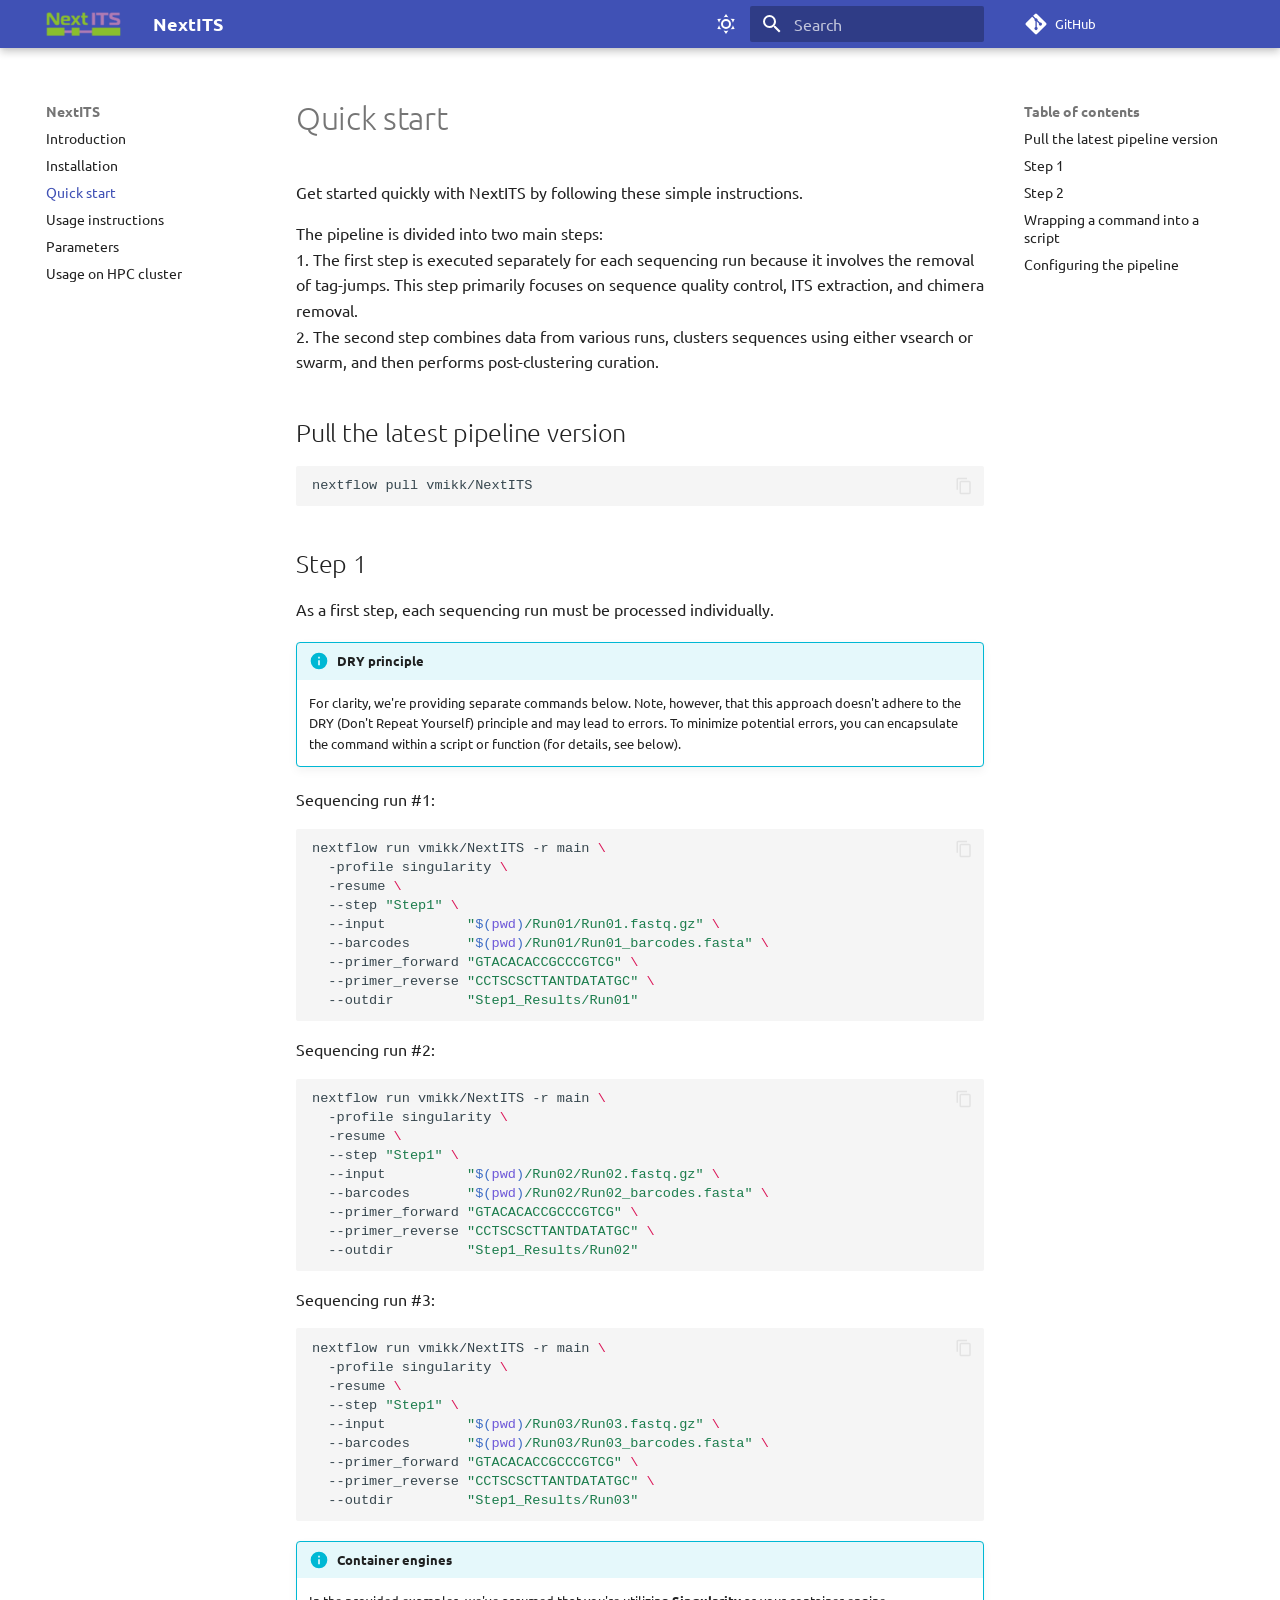
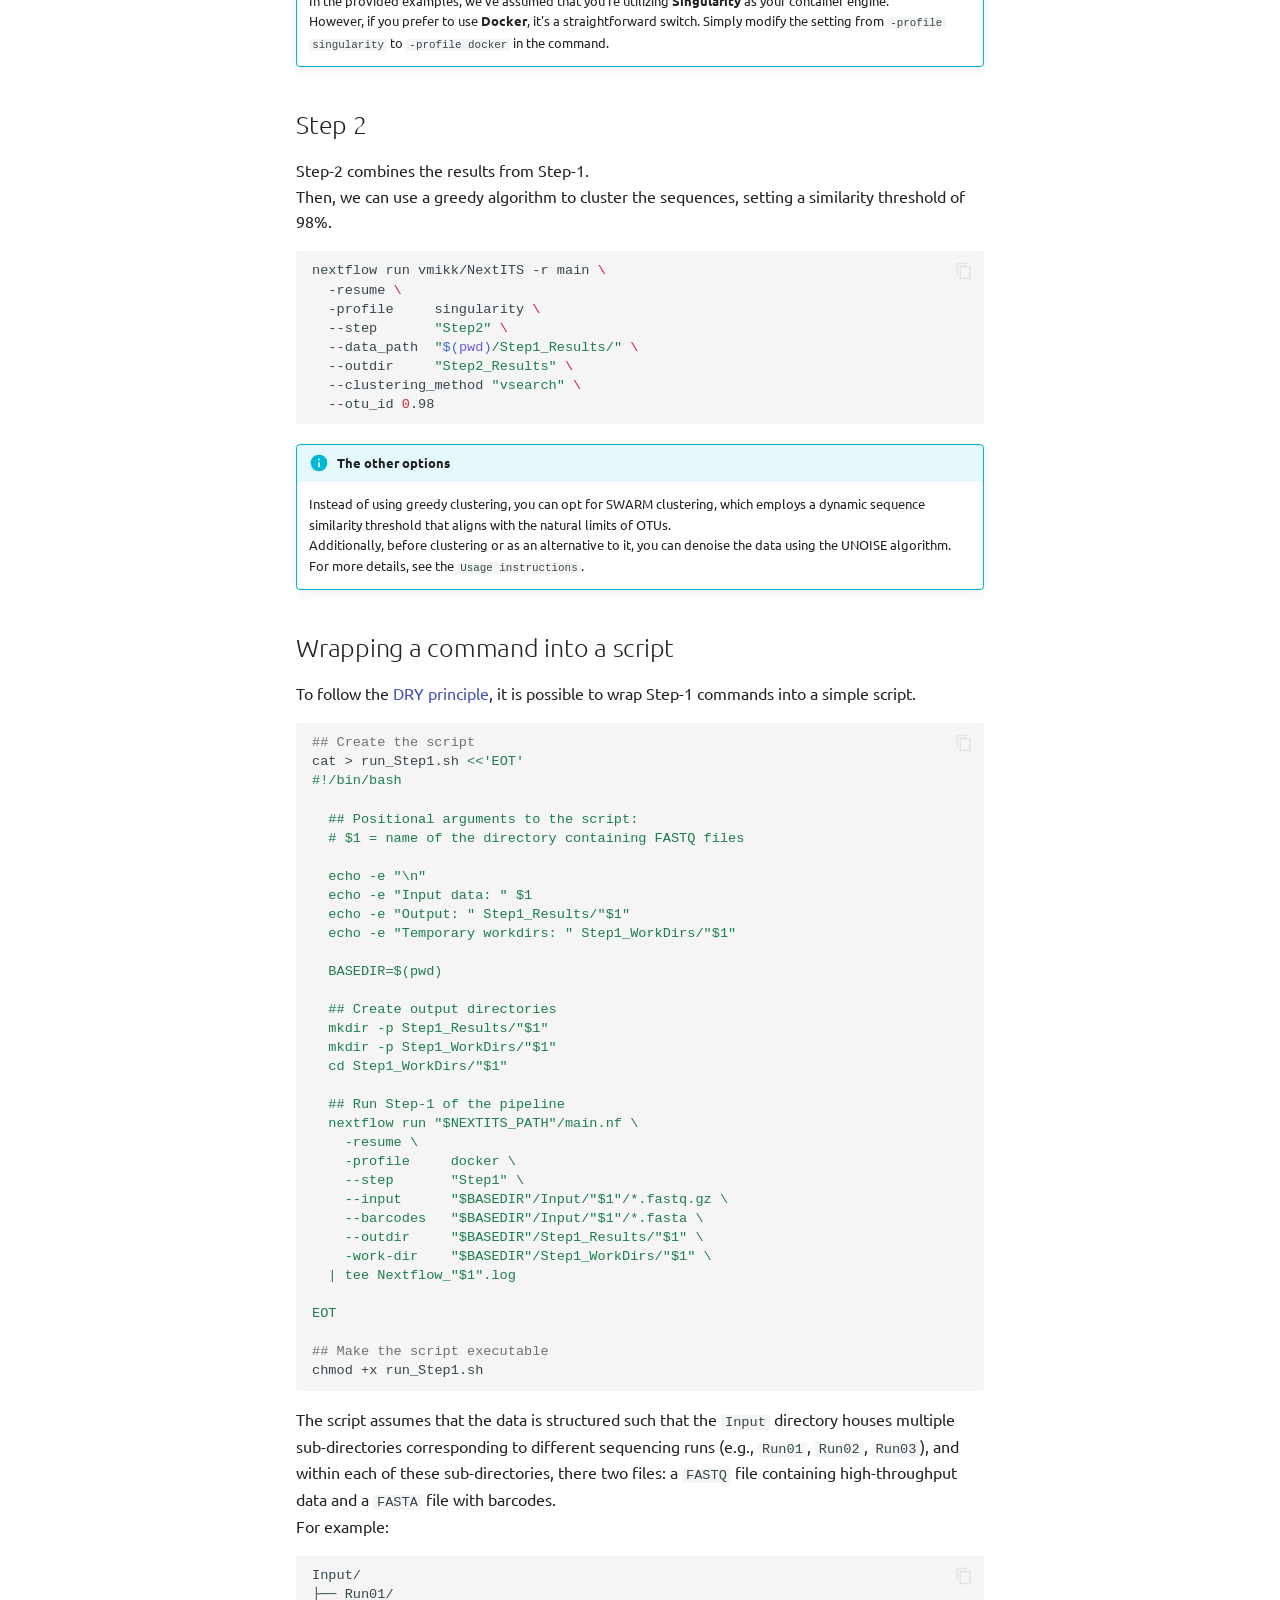
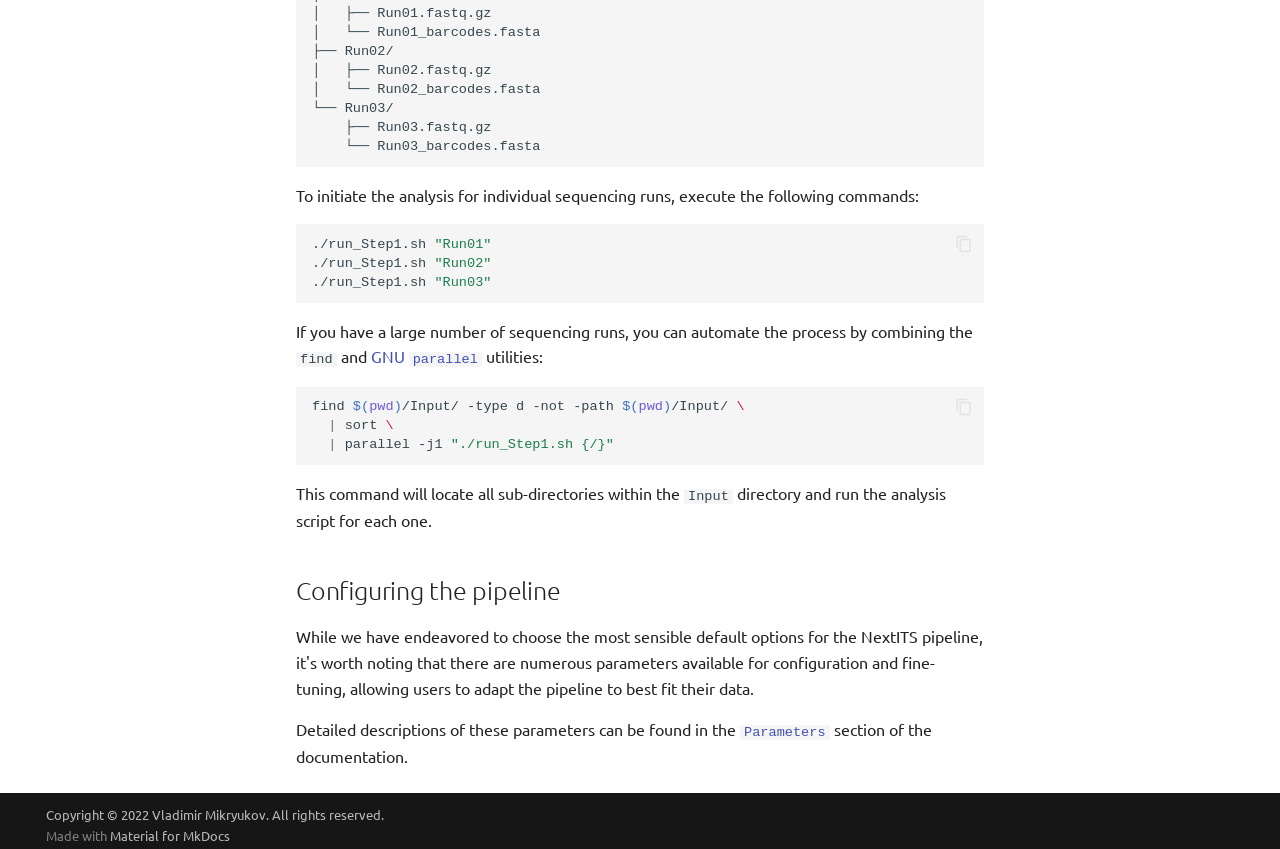
<file: quickstart/index.html>
<!doctype html>
<html lang="en" class="no-js">
  <head>
    
      <meta charset="utf-8">
      <meta name="viewport" content="width=device-width,initial-scale=1">
      
        <meta name="description" content="Quick and easy NextITS instruction for impatient people">
      
      
        <meta name="author" content="Vladimir Mikryukov">
      
      
        <link rel="canonical" href="https://Next-ITS.github.io/quickstart/">
      
      
        <link rel="prev" href="../installation/">
      
      
        <link rel="next" href="../usage/">
      
      
      <link rel="icon" href="../assets/favicon.ico">
      <meta name="generator" content="mkdocs-1.6.1, mkdocs-material-9.6.9">
    
    
      
        <title>Quick start - NextITS</title>
      
    
    
      <link rel="stylesheet" href="../assets/stylesheets/main.4af4bdda.min.css">
      
        
        <link rel="stylesheet" href="../assets/stylesheets/palette.06af60db.min.css">
      
      


    
    
      
    
    
      
        
        
        <link rel="preconnect" href="https://fonts.gstatic.com" crossorigin>
        <link rel="stylesheet" href="https://fonts.googleapis.com/css?family=Ubuntu:300,300i,400,400i,700,700i%7CUbuntu+Mono:400,400i,700,700i&display=fallback">
        <style>:root{--md-text-font:"Ubuntu";--md-code-font:"Ubuntu Mono"}</style>
      
    
    
    <script>__md_scope=new URL("..",location),__md_hash=e=>[...e].reduce(((e,_)=>(e<<5)-e+_.charCodeAt(0)),0),__md_get=(e,_=localStorage,t=__md_scope)=>JSON.parse(_.getItem(t.pathname+"."+e)),__md_set=(e,_,t=localStorage,a=__md_scope)=>{try{t.setItem(a.pathname+"."+e,JSON.stringify(_))}catch(e){}}</script>
    
      

    
    
    
  </head>
  
  
    
    
      
    
    
    
    
    <body dir="ltr" data-md-color-scheme="default" data-md-color-primary="indigo" data-md-color-accent="indigo">
  
    
    <input class="md-toggle" data-md-toggle="drawer" type="checkbox" id="__drawer" autocomplete="off">
    <input class="md-toggle" data-md-toggle="search" type="checkbox" id="__search" autocomplete="off">
    <label class="md-overlay" for="__drawer"></label>
    <div data-md-component="skip">
      
        
        <a href="#quick-start" class="md-skip">
          Skip to content
        </a>
      
    </div>
    <div data-md-component="announce">
      
    </div>
    
    
      

  

<header class="md-header md-header--shadow" data-md-component="header">
  <nav class="md-header__inner md-grid" aria-label="Header">
    <a href=".." title="NextITS" class="md-header__button md-logo" aria-label="NextITS" data-md-component="logo">
      
  <img src="../assets/NextITS_logo.webp" alt="logo">

    </a>
    <label class="md-header__button md-icon" for="__drawer">
      
      <svg xmlns="http://www.w3.org/2000/svg" viewBox="0 0 24 24"><path d="M3 6h18v2H3zm0 5h18v2H3zm0 5h18v2H3z"/></svg>
    </label>
    <div class="md-header__title" data-md-component="header-title">
      <div class="md-header__ellipsis">
        <div class="md-header__topic">
          <span class="md-ellipsis">
            NextITS
          </span>
        </div>
        <div class="md-header__topic" data-md-component="header-topic">
          <span class="md-ellipsis">
            
              Quick start
            
          </span>
        </div>
      </div>
    </div>
    
      
        <form class="md-header__option" data-md-component="palette">
  
    
    
    
    <input class="md-option" data-md-color-media="" data-md-color-scheme="default" data-md-color-primary="indigo" data-md-color-accent="indigo"  aria-label="Switch to dark mode"  type="radio" name="__palette" id="__palette_0">
    
      <label class="md-header__button md-icon" title="Switch to dark mode" for="__palette_1" hidden>
        <svg xmlns="http://www.w3.org/2000/svg" viewBox="0 0 24 24"><path d="M12 7a5 5 0 0 1 5 5 5 5 0 0 1-5 5 5 5 0 0 1-5-5 5 5 0 0 1 5-5m0 2a3 3 0 0 0-3 3 3 3 0 0 0 3 3 3 3 0 0 0 3-3 3 3 0 0 0-3-3m0-7 2.39 3.42C13.65 5.15 12.84 5 12 5s-1.65.15-2.39.42zM3.34 7l4.16-.35A7.2 7.2 0 0 0 5.94 8.5c-.44.74-.69 1.5-.83 2.29zm.02 10 1.76-3.77a7.131 7.131 0 0 0 2.38 4.14zM20.65 7l-1.77 3.79a7.02 7.02 0 0 0-2.38-4.15zm-.01 10-4.14.36c.59-.51 1.12-1.14 1.54-1.86.42-.73.69-1.5.83-2.29zM12 22l-2.41-3.44c.74.27 1.55.44 2.41.44.82 0 1.63-.17 2.37-.44z"/></svg>
      </label>
    
  
    
    
    
    <input class="md-option" data-md-color-media="" data-md-color-scheme="slate" data-md-color-primary="indigo" data-md-color-accent="indigo"  aria-label="Switch to light mode"  type="radio" name="__palette" id="__palette_1">
    
      <label class="md-header__button md-icon" title="Switch to light mode" for="__palette_0" hidden>
        <svg xmlns="http://www.w3.org/2000/svg" viewBox="0 0 24 24"><path d="m17.75 4.09-2.53 1.94.91 3.06-2.63-1.81-2.63 1.81.91-3.06-2.53-1.94L12.44 4l1.06-3 1.06 3zm3.5 6.91-1.64 1.25.59 1.98-1.7-1.17-1.7 1.17.59-1.98L15.75 11l2.06-.05L18.5 9l.69 1.95zm-2.28 4.95c.83-.08 1.72 1.1 1.19 1.85-.32.45-.66.87-1.08 1.27C15.17 23 8.84 23 4.94 19.07c-3.91-3.9-3.91-10.24 0-14.14.4-.4.82-.76 1.27-1.08.75-.53 1.93.36 1.85 1.19-.27 2.86.69 5.83 2.89 8.02a9.96 9.96 0 0 0 8.02 2.89m-1.64 2.02a12.08 12.08 0 0 1-7.8-3.47c-2.17-2.19-3.33-5-3.49-7.82-2.81 3.14-2.7 7.96.31 10.98 3.02 3.01 7.84 3.12 10.98.31"/></svg>
      </label>
    
  
</form>
      
    
    
      <script>var palette=__md_get("__palette");if(palette&&palette.color){if("(prefers-color-scheme)"===palette.color.media){var media=matchMedia("(prefers-color-scheme: light)"),input=document.querySelector(media.matches?"[data-md-color-media='(prefers-color-scheme: light)']":"[data-md-color-media='(prefers-color-scheme: dark)']");palette.color.media=input.getAttribute("data-md-color-media"),palette.color.scheme=input.getAttribute("data-md-color-scheme"),palette.color.primary=input.getAttribute("data-md-color-primary"),palette.color.accent=input.getAttribute("data-md-color-accent")}for(var[key,value]of Object.entries(palette.color))document.body.setAttribute("data-md-color-"+key,value)}</script>
    
    
    
      <label class="md-header__button md-icon" for="__search">
        
        <svg xmlns="http://www.w3.org/2000/svg" viewBox="0 0 24 24"><path d="M9.5 3A6.5 6.5 0 0 1 16 9.5c0 1.61-.59 3.09-1.56 4.23l.27.27h.79l5 5-1.5 1.5-5-5v-.79l-.27-.27A6.52 6.52 0 0 1 9.5 16 6.5 6.5 0 0 1 3 9.5 6.5 6.5 0 0 1 9.5 3m0 2C7 5 5 7 5 9.5S7 14 9.5 14 14 12 14 9.5 12 5 9.5 5"/></svg>
      </label>
      <div class="md-search" data-md-component="search" role="dialog">
  <label class="md-search__overlay" for="__search"></label>
  <div class="md-search__inner" role="search">
    <form class="md-search__form" name="search">
      <input type="text" class="md-search__input" name="query" aria-label="Search" placeholder="Search" autocapitalize="off" autocorrect="off" autocomplete="off" spellcheck="false" data-md-component="search-query" required>
      <label class="md-search__icon md-icon" for="__search">
        
        <svg xmlns="http://www.w3.org/2000/svg" viewBox="0 0 24 24"><path d="M9.5 3A6.5 6.5 0 0 1 16 9.5c0 1.61-.59 3.09-1.56 4.23l.27.27h.79l5 5-1.5 1.5-5-5v-.79l-.27-.27A6.52 6.52 0 0 1 9.5 16 6.5 6.5 0 0 1 3 9.5 6.5 6.5 0 0 1 9.5 3m0 2C7 5 5 7 5 9.5S7 14 9.5 14 14 12 14 9.5 12 5 9.5 5"/></svg>
        
        <svg xmlns="http://www.w3.org/2000/svg" viewBox="0 0 24 24"><path d="M20 11v2H8l5.5 5.5-1.42 1.42L4.16 12l7.92-7.92L13.5 5.5 8 11z"/></svg>
      </label>
      <nav class="md-search__options" aria-label="Search">
        
        <button type="reset" class="md-search__icon md-icon" title="Clear" aria-label="Clear" tabindex="-1">
          
          <svg xmlns="http://www.w3.org/2000/svg" viewBox="0 0 24 24"><path d="M19 6.41 17.59 5 12 10.59 6.41 5 5 6.41 10.59 12 5 17.59 6.41 19 12 13.41 17.59 19 19 17.59 13.41 12z"/></svg>
        </button>
      </nav>
      
    </form>
    <div class="md-search__output">
      <div class="md-search__scrollwrap" tabindex="0" data-md-scrollfix>
        <div class="md-search-result" data-md-component="search-result">
          <div class="md-search-result__meta">
            Initializing search
          </div>
          <ol class="md-search-result__list" role="presentation"></ol>
        </div>
      </div>
    </div>
  </div>
</div>
    
    
      <div class="md-header__source">
        <a href="https://github.com/vmikk/NextITS" title="Go to repository" class="md-source" data-md-component="source">
  <div class="md-source__icon md-icon">
    
    <svg xmlns="http://www.w3.org/2000/svg" viewBox="0 0 448 512"><!--! Font Awesome Free 6.7.2 by @fontawesome - https://fontawesome.com License - https://fontawesome.com/license/free (Icons: CC BY 4.0, Fonts: SIL OFL 1.1, Code: MIT License) Copyright 2024 Fonticons, Inc.--><path d="M439.55 236.05 244 40.45a28.87 28.87 0 0 0-40.81 0l-40.66 40.63 51.52 51.52c27.06-9.14 52.68 16.77 43.39 43.68l49.66 49.66c34.23-11.8 61.18 31 35.47 56.69-26.49 26.49-70.21-2.87-56-37.34L240.22 199v121.85c25.3 12.54 22.26 41.85 9.08 55a34.34 34.34 0 0 1-48.55 0c-17.57-17.6-11.07-46.91 11.25-56v-123c-20.8-8.51-24.6-30.74-18.64-45L142.57 101 8.45 235.14a28.86 28.86 0 0 0 0 40.81l195.61 195.6a28.86 28.86 0 0 0 40.8 0l194.69-194.69a28.86 28.86 0 0 0 0-40.81"/></svg>
  </div>
  <div class="md-source__repository">
    GitHub
  </div>
</a>
      </div>
    
  </nav>
  
</header>
    
    <div class="md-container" data-md-component="container">
      
      
        
          
        
      
      <main class="md-main" data-md-component="main">
        <div class="md-main__inner md-grid">
          
            
              
              <div class="md-sidebar md-sidebar--primary" data-md-component="sidebar" data-md-type="navigation" >
                <div class="md-sidebar__scrollwrap">
                  <div class="md-sidebar__inner">
                    



<nav class="md-nav md-nav--primary" aria-label="Navigation" data-md-level="0">
  <label class="md-nav__title" for="__drawer">
    <a href=".." title="NextITS" class="md-nav__button md-logo" aria-label="NextITS" data-md-component="logo">
      
  <img src="../assets/NextITS_logo.webp" alt="logo">

    </a>
    NextITS
  </label>
  
    <div class="md-nav__source">
      <a href="https://github.com/vmikk/NextITS" title="Go to repository" class="md-source" data-md-component="source">
  <div class="md-source__icon md-icon">
    
    <svg xmlns="http://www.w3.org/2000/svg" viewBox="0 0 448 512"><!--! Font Awesome Free 6.7.2 by @fontawesome - https://fontawesome.com License - https://fontawesome.com/license/free (Icons: CC BY 4.0, Fonts: SIL OFL 1.1, Code: MIT License) Copyright 2024 Fonticons, Inc.--><path d="M439.55 236.05 244 40.45a28.87 28.87 0 0 0-40.81 0l-40.66 40.63 51.52 51.52c27.06-9.14 52.68 16.77 43.39 43.68l49.66 49.66c34.23-11.8 61.18 31 35.47 56.69-26.49 26.49-70.21-2.87-56-37.34L240.22 199v121.85c25.3 12.54 22.26 41.85 9.08 55a34.34 34.34 0 0 1-48.55 0c-17.57-17.6-11.07-46.91 11.25-56v-123c-20.8-8.51-24.6-30.74-18.64-45L142.57 101 8.45 235.14a28.86 28.86 0 0 0 0 40.81l195.61 195.6a28.86 28.86 0 0 0 40.8 0l194.69-194.69a28.86 28.86 0 0 0 0-40.81"/></svg>
  </div>
  <div class="md-source__repository">
    GitHub
  </div>
</a>
    </div>
  
  <ul class="md-nav__list" data-md-scrollfix>
    
      
      
  
  
  
  
    <li class="md-nav__item">
      <a href=".." class="md-nav__link">
        
  
  <span class="md-ellipsis">
    Introduction
    
  </span>
  

      </a>
    </li>
  

    
      
      
  
  
  
  
    <li class="md-nav__item">
      <a href="../installation/" class="md-nav__link">
        
  
  <span class="md-ellipsis">
    Installation
    
  </span>
  

      </a>
    </li>
  

    
      
      
  
  
    
  
  
  
    <li class="md-nav__item md-nav__item--active">
      
      <input class="md-nav__toggle md-toggle" type="checkbox" id="__toc">
      
      
        
      
      
        <label class="md-nav__link md-nav__link--active" for="__toc">
          
  
  <span class="md-ellipsis">
    Quick start
    
  </span>
  

          <span class="md-nav__icon md-icon"></span>
        </label>
      
      <a href="./" class="md-nav__link md-nav__link--active">
        
  
  <span class="md-ellipsis">
    Quick start
    
  </span>
  

      </a>
      
        

<nav class="md-nav md-nav--secondary" aria-label="Table of contents">
  
  
  
    
  
  
    <label class="md-nav__title" for="__toc">
      <span class="md-nav__icon md-icon"></span>
      Table of contents
    </label>
    <ul class="md-nav__list" data-md-component="toc" data-md-scrollfix>
      
        <li class="md-nav__item">
  <a href="#pull-the-latest-pipeline-version" class="md-nav__link">
    <span class="md-ellipsis">
      Pull the latest pipeline version
    </span>
  </a>
  
</li>
      
        <li class="md-nav__item">
  <a href="#step-1" class="md-nav__link">
    <span class="md-ellipsis">
      Step 1
    </span>
  </a>
  
</li>
      
        <li class="md-nav__item">
  <a href="#step-2" class="md-nav__link">
    <span class="md-ellipsis">
      Step 2
    </span>
  </a>
  
</li>
      
        <li class="md-nav__item">
  <a href="#wrapping-a-command-into-a-script" class="md-nav__link">
    <span class="md-ellipsis">
      Wrapping a command into a script
    </span>
  </a>
  
</li>
      
        <li class="md-nav__item">
  <a href="#configuring-the-pipeline" class="md-nav__link">
    <span class="md-ellipsis">
      Configuring the pipeline
    </span>
  </a>
  
</li>
      
    </ul>
  
</nav>
      
    </li>
  

    
      
      
  
  
  
  
    <li class="md-nav__item">
      <a href="../usage/" class="md-nav__link">
        
  
  <span class="md-ellipsis">
    Usage instructions
    
  </span>
  

      </a>
    </li>
  

    
      
      
  
  
  
  
    <li class="md-nav__item">
      <a href="../parameters/" class="md-nav__link">
        
  
  <span class="md-ellipsis">
    Parameters
    
  </span>
  

      </a>
    </li>
  

    
      
      
  
  
  
  
    <li class="md-nav__item">
      <a href="../HPC/" class="md-nav__link">
        
  
  <span class="md-ellipsis">
    Usage on HPC cluster
    
  </span>
  

      </a>
    </li>
  

    
  </ul>
</nav>
                  </div>
                </div>
              </div>
            
            
              
              <div class="md-sidebar md-sidebar--secondary" data-md-component="sidebar" data-md-type="toc" >
                <div class="md-sidebar__scrollwrap">
                  <div class="md-sidebar__inner">
                    

<nav class="md-nav md-nav--secondary" aria-label="Table of contents">
  
  
  
    
  
  
    <label class="md-nav__title" for="__toc">
      <span class="md-nav__icon md-icon"></span>
      Table of contents
    </label>
    <ul class="md-nav__list" data-md-component="toc" data-md-scrollfix>
      
        <li class="md-nav__item">
  <a href="#pull-the-latest-pipeline-version" class="md-nav__link">
    <span class="md-ellipsis">
      Pull the latest pipeline version
    </span>
  </a>
  
</li>
      
        <li class="md-nav__item">
  <a href="#step-1" class="md-nav__link">
    <span class="md-ellipsis">
      Step 1
    </span>
  </a>
  
</li>
      
        <li class="md-nav__item">
  <a href="#step-2" class="md-nav__link">
    <span class="md-ellipsis">
      Step 2
    </span>
  </a>
  
</li>
      
        <li class="md-nav__item">
  <a href="#wrapping-a-command-into-a-script" class="md-nav__link">
    <span class="md-ellipsis">
      Wrapping a command into a script
    </span>
  </a>
  
</li>
      
        <li class="md-nav__item">
  <a href="#configuring-the-pipeline" class="md-nav__link">
    <span class="md-ellipsis">
      Configuring the pipeline
    </span>
  </a>
  
</li>
      
    </ul>
  
</nav>
                  </div>
                </div>
              </div>
            
          
          
            <div class="md-content" data-md-component="content">
              <article class="md-content__inner md-typeset">
                
                  


  
  


<h1 id="quick-start">Quick start<a class="headerlink" href="#quick-start" title="Permanent link">&para;</a></h1>
<p>Get started quickly with NextITS by following these simple instructions.  </p>
<p>The pipeline is divided into two main steps:<br />
1. The first step is executed separately for each sequencing run because it involves the removal of tag-jumps. This step primarily focuses on sequence quality control, ITS extraction, and chimera removal.<br />
2. The second step combines data from various runs, clusters sequences using either vsearch or swarm, and then performs post-clustering curation.  </p>
<h2 id="pull-the-latest-pipeline-version">Pull the latest pipeline version<a class="headerlink" href="#pull-the-latest-pipeline-version" title="Permanent link">&para;</a></h2>
<div class="highlight"><pre><span></span><code><a id="__codelineno-0-1" name="__codelineno-0-1" href="#__codelineno-0-1"></a>nextflow<span class="w"> </span>pull<span class="w"> </span>vmikk/NextITS
</code></pre></div>
<h2 id="step-1">Step 1<a class="headerlink" href="#step-1" title="Permanent link">&para;</a></h2>
<p>As a first step, each sequencing run must be processed individually.  </p>
<div class="admonition info">
<p class="admonition-title">DRY principle</p>
<p>For clarity, we're providing separate commands below. 
Note, however, that this approach doesn't adhere to the DRY (Don't Repeat Yourself) principle and may lead to errors. 
To minimize potential errors, you can encapsulate the command within a script or function (for details, see below).</p>
</div>
<p>Sequencing run #1:<br />
<div class="highlight"><pre><span></span><code><a id="__codelineno-1-1" name="__codelineno-1-1" href="#__codelineno-1-1"></a>nextflow<span class="w"> </span>run<span class="w"> </span>vmikk/NextITS<span class="w"> </span>-r<span class="w"> </span>main<span class="w"> </span><span class="se">\</span>
<a id="__codelineno-1-2" name="__codelineno-1-2" href="#__codelineno-1-2"></a><span class="w">  </span>-profile<span class="w"> </span>singularity<span class="w"> </span><span class="se">\</span>
<a id="__codelineno-1-3" name="__codelineno-1-3" href="#__codelineno-1-3"></a><span class="w">  </span>-resume<span class="w"> </span><span class="se">\</span>
<a id="__codelineno-1-4" name="__codelineno-1-4" href="#__codelineno-1-4"></a><span class="w">  </span>--step<span class="w"> </span><span class="s2">&quot;Step1&quot;</span><span class="w"> </span><span class="se">\</span>
<a id="__codelineno-1-5" name="__codelineno-1-5" href="#__codelineno-1-5"></a><span class="w">  </span>--input<span class="w">          </span><span class="s2">&quot;</span><span class="k">$(</span><span class="nb">pwd</span><span class="k">)</span><span class="s2">/Run01/Run01.fastq.gz&quot;</span><span class="w"> </span><span class="se">\</span>
<a id="__codelineno-1-6" name="__codelineno-1-6" href="#__codelineno-1-6"></a><span class="w">  </span>--barcodes<span class="w">       </span><span class="s2">&quot;</span><span class="k">$(</span><span class="nb">pwd</span><span class="k">)</span><span class="s2">/Run01/Run01_barcodes.fasta&quot;</span><span class="w"> </span><span class="se">\</span>
<a id="__codelineno-1-7" name="__codelineno-1-7" href="#__codelineno-1-7"></a><span class="w">  </span>--primer_forward<span class="w"> </span><span class="s2">&quot;GTACACACCGCCCGTCG&quot;</span><span class="w"> </span><span class="se">\</span>
<a id="__codelineno-1-8" name="__codelineno-1-8" href="#__codelineno-1-8"></a><span class="w">  </span>--primer_reverse<span class="w"> </span><span class="s2">&quot;CCTSCSCTTANTDATATGC&quot;</span><span class="w"> </span><span class="se">\</span>
<a id="__codelineno-1-9" name="__codelineno-1-9" href="#__codelineno-1-9"></a><span class="w">  </span>--outdir<span class="w">         </span><span class="s2">&quot;Step1_Results/Run01&quot;</span>
</code></pre></div></p>
<p>Sequencing run #2:<br />
<div class="highlight"><pre><span></span><code><a id="__codelineno-2-1" name="__codelineno-2-1" href="#__codelineno-2-1"></a>nextflow<span class="w"> </span>run<span class="w"> </span>vmikk/NextITS<span class="w"> </span>-r<span class="w"> </span>main<span class="w"> </span><span class="se">\</span>
<a id="__codelineno-2-2" name="__codelineno-2-2" href="#__codelineno-2-2"></a><span class="w">  </span>-profile<span class="w"> </span>singularity<span class="w"> </span><span class="se">\</span>
<a id="__codelineno-2-3" name="__codelineno-2-3" href="#__codelineno-2-3"></a><span class="w">  </span>-resume<span class="w"> </span><span class="se">\</span>
<a id="__codelineno-2-4" name="__codelineno-2-4" href="#__codelineno-2-4"></a><span class="w">  </span>--step<span class="w"> </span><span class="s2">&quot;Step1&quot;</span><span class="w"> </span><span class="se">\</span>
<a id="__codelineno-2-5" name="__codelineno-2-5" href="#__codelineno-2-5"></a><span class="w">  </span>--input<span class="w">          </span><span class="s2">&quot;</span><span class="k">$(</span><span class="nb">pwd</span><span class="k">)</span><span class="s2">/Run02/Run02.fastq.gz&quot;</span><span class="w"> </span><span class="se">\</span>
<a id="__codelineno-2-6" name="__codelineno-2-6" href="#__codelineno-2-6"></a><span class="w">  </span>--barcodes<span class="w">       </span><span class="s2">&quot;</span><span class="k">$(</span><span class="nb">pwd</span><span class="k">)</span><span class="s2">/Run02/Run02_barcodes.fasta&quot;</span><span class="w"> </span><span class="se">\</span>
<a id="__codelineno-2-7" name="__codelineno-2-7" href="#__codelineno-2-7"></a><span class="w">  </span>--primer_forward<span class="w"> </span><span class="s2">&quot;GTACACACCGCCCGTCG&quot;</span><span class="w"> </span><span class="se">\</span>
<a id="__codelineno-2-8" name="__codelineno-2-8" href="#__codelineno-2-8"></a><span class="w">  </span>--primer_reverse<span class="w"> </span><span class="s2">&quot;CCTSCSCTTANTDATATGC&quot;</span><span class="w"> </span><span class="se">\</span>
<a id="__codelineno-2-9" name="__codelineno-2-9" href="#__codelineno-2-9"></a><span class="w">  </span>--outdir<span class="w">         </span><span class="s2">&quot;Step1_Results/Run02&quot;</span>
</code></pre></div></p>
<p>Sequencing run #3:<br />
<div class="highlight"><pre><span></span><code><a id="__codelineno-3-1" name="__codelineno-3-1" href="#__codelineno-3-1"></a>nextflow<span class="w"> </span>run<span class="w"> </span>vmikk/NextITS<span class="w"> </span>-r<span class="w"> </span>main<span class="w"> </span><span class="se">\</span>
<a id="__codelineno-3-2" name="__codelineno-3-2" href="#__codelineno-3-2"></a><span class="w">  </span>-profile<span class="w"> </span>singularity<span class="w"> </span><span class="se">\</span>
<a id="__codelineno-3-3" name="__codelineno-3-3" href="#__codelineno-3-3"></a><span class="w">  </span>-resume<span class="w"> </span><span class="se">\</span>
<a id="__codelineno-3-4" name="__codelineno-3-4" href="#__codelineno-3-4"></a><span class="w">  </span>--step<span class="w"> </span><span class="s2">&quot;Step1&quot;</span><span class="w"> </span><span class="se">\</span>
<a id="__codelineno-3-5" name="__codelineno-3-5" href="#__codelineno-3-5"></a><span class="w">  </span>--input<span class="w">          </span><span class="s2">&quot;</span><span class="k">$(</span><span class="nb">pwd</span><span class="k">)</span><span class="s2">/Run03/Run03.fastq.gz&quot;</span><span class="w"> </span><span class="se">\</span>
<a id="__codelineno-3-6" name="__codelineno-3-6" href="#__codelineno-3-6"></a><span class="w">  </span>--barcodes<span class="w">       </span><span class="s2">&quot;</span><span class="k">$(</span><span class="nb">pwd</span><span class="k">)</span><span class="s2">/Run03/Run03_barcodes.fasta&quot;</span><span class="w"> </span><span class="se">\</span>
<a id="__codelineno-3-7" name="__codelineno-3-7" href="#__codelineno-3-7"></a><span class="w">  </span>--primer_forward<span class="w"> </span><span class="s2">&quot;GTACACACCGCCCGTCG&quot;</span><span class="w"> </span><span class="se">\</span>
<a id="__codelineno-3-8" name="__codelineno-3-8" href="#__codelineno-3-8"></a><span class="w">  </span>--primer_reverse<span class="w"> </span><span class="s2">&quot;CCTSCSCTTANTDATATGC&quot;</span><span class="w"> </span><span class="se">\</span>
<a id="__codelineno-3-9" name="__codelineno-3-9" href="#__codelineno-3-9"></a><span class="w">  </span>--outdir<span class="w">         </span><span class="s2">&quot;Step1_Results/Run03&quot;</span>
</code></pre></div></p>
<div class="admonition info">
<p class="admonition-title">Container engines</p>
<p>In the provided examples, we've assumed that you're utilizing <strong>Singularity</strong> as your container engine.<br />
However, if you prefer to use <strong>Docker</strong>, it's a straightforward switch. 
Simply modify the setting from <code>-profile singularity</code> to <code>-profile docker</code> in the command.  </p>
</div>
<h2 id="step-2">Step 2<a class="headerlink" href="#step-2" title="Permanent link">&para;</a></h2>
<p>Step-2 combines the results from Step-1.<br />
Then, we can use a greedy algorithm to cluster the sequences, setting a similarity threshold of 98%.  </p>
<div class="highlight"><pre><span></span><code><a id="__codelineno-4-1" name="__codelineno-4-1" href="#__codelineno-4-1"></a>nextflow<span class="w"> </span>run<span class="w"> </span>vmikk/NextITS<span class="w"> </span>-r<span class="w"> </span>main<span class="w"> </span><span class="se">\</span>
<a id="__codelineno-4-2" name="__codelineno-4-2" href="#__codelineno-4-2"></a><span class="w">  </span>-resume<span class="w"> </span><span class="se">\</span>
<a id="__codelineno-4-3" name="__codelineno-4-3" href="#__codelineno-4-3"></a><span class="w">  </span>-profile<span class="w">     </span>singularity<span class="w"> </span><span class="se">\</span>
<a id="__codelineno-4-4" name="__codelineno-4-4" href="#__codelineno-4-4"></a><span class="w">  </span>--step<span class="w">       </span><span class="s2">&quot;Step2&quot;</span><span class="w"> </span><span class="se">\</span>
<a id="__codelineno-4-5" name="__codelineno-4-5" href="#__codelineno-4-5"></a><span class="w">  </span>--data_path<span class="w">  </span><span class="s2">&quot;</span><span class="k">$(</span><span class="nb">pwd</span><span class="k">)</span><span class="s2">/Step1_Results/&quot;</span><span class="w"> </span><span class="se">\</span>
<a id="__codelineno-4-6" name="__codelineno-4-6" href="#__codelineno-4-6"></a><span class="w">  </span>--outdir<span class="w">     </span><span class="s2">&quot;Step2_Results&quot;</span><span class="w"> </span><span class="se">\</span>
<a id="__codelineno-4-7" name="__codelineno-4-7" href="#__codelineno-4-7"></a><span class="w">  </span>--clustering_method<span class="w"> </span><span class="s2">&quot;vsearch&quot;</span><span class="w"> </span><span class="se">\</span>
<a id="__codelineno-4-8" name="__codelineno-4-8" href="#__codelineno-4-8"></a><span class="w">  </span>--otu_id<span class="w"> </span><span class="m">0</span>.98
</code></pre></div>
<div class="admonition info">
<p class="admonition-title">The other options</p>
<p>Instead of using greedy clustering, you can opt for SWARM clustering, 
which employs a dynamic sequence similarity threshold 
that aligns with the natural limits of OTUs.<br />
Additionally, before clustering or as an alternative to it, 
you can denoise the data using the UNOISE algorithm.<br />
For more details, see the <code>Usage instructions</code>.</p>
</div>
<h2 id="wrapping-a-command-into-a-script">Wrapping a command into a script<a class="headerlink" href="#wrapping-a-command-into-a-script" title="Permanent link">&para;</a></h2>
<p>To follow the <a href="https://en.wikipedia.org/wiki/Don%27t_repeat_yourself">DRY principle</a>, 
it is possible to wrap Step-1 commands into a simple script.</p>
<div class="highlight"><pre><span></span><code><a id="__codelineno-5-1" name="__codelineno-5-1" href="#__codelineno-5-1"></a><span class="c1">## Create the script</span>
<a id="__codelineno-5-2" name="__codelineno-5-2" href="#__codelineno-5-2"></a>cat<span class="w"> </span>&gt;<span class="w"> </span>run_Step1.sh<span class="w"> </span><span class="s">&lt;&lt;&#39;EOT&#39;</span>
<a id="__codelineno-5-3" name="__codelineno-5-3" href="#__codelineno-5-3"></a><span class="s">#!/bin/bash</span>
<a id="__codelineno-5-4" name="__codelineno-5-4" href="#__codelineno-5-4"></a>
<a id="__codelineno-5-5" name="__codelineno-5-5" href="#__codelineno-5-5"></a><span class="s">  ## Positional arguments to the script:</span>
<a id="__codelineno-5-6" name="__codelineno-5-6" href="#__codelineno-5-6"></a><span class="s">  # $1 = name of the directory containing FASTQ files</span>
<a id="__codelineno-5-7" name="__codelineno-5-7" href="#__codelineno-5-7"></a>
<a id="__codelineno-5-8" name="__codelineno-5-8" href="#__codelineno-5-8"></a><span class="s">  echo -e &quot;\n&quot;</span>
<a id="__codelineno-5-9" name="__codelineno-5-9" href="#__codelineno-5-9"></a><span class="s">  echo -e &quot;Input data: &quot; $1</span>
<a id="__codelineno-5-10" name="__codelineno-5-10" href="#__codelineno-5-10"></a><span class="s">  echo -e &quot;Output: &quot; Step1_Results/&quot;$1&quot;</span>
<a id="__codelineno-5-11" name="__codelineno-5-11" href="#__codelineno-5-11"></a><span class="s">  echo -e &quot;Temporary workdirs: &quot; Step1_WorkDirs/&quot;$1&quot;</span>
<a id="__codelineno-5-12" name="__codelineno-5-12" href="#__codelineno-5-12"></a>
<a id="__codelineno-5-13" name="__codelineno-5-13" href="#__codelineno-5-13"></a><span class="s">  BASEDIR=$(pwd)</span>
<a id="__codelineno-5-14" name="__codelineno-5-14" href="#__codelineno-5-14"></a>
<a id="__codelineno-5-15" name="__codelineno-5-15" href="#__codelineno-5-15"></a><span class="s">  ## Create output directories</span>
<a id="__codelineno-5-16" name="__codelineno-5-16" href="#__codelineno-5-16"></a><span class="s">  mkdir -p Step1_Results/&quot;$1&quot;</span>
<a id="__codelineno-5-17" name="__codelineno-5-17" href="#__codelineno-5-17"></a><span class="s">  mkdir -p Step1_WorkDirs/&quot;$1&quot;</span>
<a id="__codelineno-5-18" name="__codelineno-5-18" href="#__codelineno-5-18"></a><span class="s">  cd Step1_WorkDirs/&quot;$1&quot;</span>
<a id="__codelineno-5-19" name="__codelineno-5-19" href="#__codelineno-5-19"></a>
<a id="__codelineno-5-20" name="__codelineno-5-20" href="#__codelineno-5-20"></a><span class="s">  ## Run Step-1 of the pipeline</span>
<a id="__codelineno-5-21" name="__codelineno-5-21" href="#__codelineno-5-21"></a><span class="s">  nextflow run &quot;$NEXTITS_PATH&quot;/main.nf \</span>
<a id="__codelineno-5-22" name="__codelineno-5-22" href="#__codelineno-5-22"></a><span class="s">    -resume \</span>
<a id="__codelineno-5-23" name="__codelineno-5-23" href="#__codelineno-5-23"></a><span class="s">    -profile     docker \</span>
<a id="__codelineno-5-24" name="__codelineno-5-24" href="#__codelineno-5-24"></a><span class="s">    --step       &quot;Step1&quot; \</span>
<a id="__codelineno-5-25" name="__codelineno-5-25" href="#__codelineno-5-25"></a><span class="s">    --input      &quot;$BASEDIR&quot;/Input/&quot;$1&quot;/*.fastq.gz \</span>
<a id="__codelineno-5-26" name="__codelineno-5-26" href="#__codelineno-5-26"></a><span class="s">    --barcodes   &quot;$BASEDIR&quot;/Input/&quot;$1&quot;/*.fasta \</span>
<a id="__codelineno-5-27" name="__codelineno-5-27" href="#__codelineno-5-27"></a><span class="s">    --outdir     &quot;$BASEDIR&quot;/Step1_Results/&quot;$1&quot; \</span>
<a id="__codelineno-5-28" name="__codelineno-5-28" href="#__codelineno-5-28"></a><span class="s">    -work-dir    &quot;$BASEDIR&quot;/Step1_WorkDirs/&quot;$1&quot; \</span>
<a id="__codelineno-5-29" name="__codelineno-5-29" href="#__codelineno-5-29"></a><span class="s">  | tee Nextflow_&quot;$1&quot;.log</span>
<a id="__codelineno-5-30" name="__codelineno-5-30" href="#__codelineno-5-30"></a>
<a id="__codelineno-5-31" name="__codelineno-5-31" href="#__codelineno-5-31"></a><span class="s">EOT</span>
<a id="__codelineno-5-32" name="__codelineno-5-32" href="#__codelineno-5-32"></a>
<a id="__codelineno-5-33" name="__codelineno-5-33" href="#__codelineno-5-33"></a><span class="c1">## Make the script executable</span>
<a id="__codelineno-5-34" name="__codelineno-5-34" href="#__codelineno-5-34"></a>chmod<span class="w"> </span>+x<span class="w"> </span>run_Step1.sh
</code></pre></div>
<p>The script assumes that the data is structured such that 
the <code>Input</code> directory houses multiple sub-directories corresponding to different sequencing runs 
(e.g., <code>Run01</code>, <code>Run02</code>, <code>Run03</code>), and within each of these sub-directories, 
there two files: a <code>FASTQ</code> file containing high-throughput data and a <code>FASTA</code> file with barcodes.<br />
For example:  </p>
<div class="highlight"><pre><span></span><code><a id="__codelineno-6-1" name="__codelineno-6-1" href="#__codelineno-6-1"></a>Input/
<a id="__codelineno-6-2" name="__codelineno-6-2" href="#__codelineno-6-2"></a>├── Run01/
<a id="__codelineno-6-3" name="__codelineno-6-3" href="#__codelineno-6-3"></a>│   ├── Run01.fastq.gz
<a id="__codelineno-6-4" name="__codelineno-6-4" href="#__codelineno-6-4"></a>│   └── Run01_barcodes.fasta
<a id="__codelineno-6-5" name="__codelineno-6-5" href="#__codelineno-6-5"></a>├── Run02/
<a id="__codelineno-6-6" name="__codelineno-6-6" href="#__codelineno-6-6"></a>│   ├── Run02.fastq.gz
<a id="__codelineno-6-7" name="__codelineno-6-7" href="#__codelineno-6-7"></a>│   └── Run02_barcodes.fasta
<a id="__codelineno-6-8" name="__codelineno-6-8" href="#__codelineno-6-8"></a>└── Run03/
<a id="__codelineno-6-9" name="__codelineno-6-9" href="#__codelineno-6-9"></a>    ├── Run03.fastq.gz
<a id="__codelineno-6-10" name="__codelineno-6-10" href="#__codelineno-6-10"></a>    └── Run03_barcodes.fasta
</code></pre></div>
<p>To initiate the analysis for individual sequencing runs, execute the following commands:<br />
<div class="highlight"><pre><span></span><code><a id="__codelineno-7-1" name="__codelineno-7-1" href="#__codelineno-7-1"></a>./run_Step1.sh<span class="w"> </span><span class="s2">&quot;Run01&quot;</span>
<a id="__codelineno-7-2" name="__codelineno-7-2" href="#__codelineno-7-2"></a>./run_Step1.sh<span class="w"> </span><span class="s2">&quot;Run02&quot;</span>
<a id="__codelineno-7-3" name="__codelineno-7-3" href="#__codelineno-7-3"></a>./run_Step1.sh<span class="w"> </span><span class="s2">&quot;Run03&quot;</span>
</code></pre></div></p>
<p>If you have a large number of sequencing runs, 
you can automate the process by combining the <code>find</code> and 
<a href="https://www.gnu.org/software/parallel/">GNU <code>parallel</code></a> 
utilities:<br />
<div class="highlight"><pre><span></span><code><a id="__codelineno-8-1" name="__codelineno-8-1" href="#__codelineno-8-1"></a>find<span class="w"> </span><span class="k">$(</span><span class="nb">pwd</span><span class="k">)</span>/Input/<span class="w"> </span>-type<span class="w"> </span>d<span class="w"> </span>-not<span class="w"> </span>-path<span class="w"> </span><span class="k">$(</span><span class="nb">pwd</span><span class="k">)</span>/Input/<span class="w"> </span><span class="se">\</span>
<a id="__codelineno-8-2" name="__codelineno-8-2" href="#__codelineno-8-2"></a><span class="w">  </span><span class="p">|</span><span class="w"> </span>sort<span class="w"> </span><span class="se">\</span>
<a id="__codelineno-8-3" name="__codelineno-8-3" href="#__codelineno-8-3"></a><span class="w">  </span><span class="p">|</span><span class="w"> </span>parallel<span class="w"> </span>-j1<span class="w"> </span><span class="s2">&quot;./run_Step1.sh {/}&quot;</span>
</code></pre></div>
This command will locate all sub-directories within the <code>Input</code> directory and run the analysis script for each one.</p>
<h2 id="configuring-the-pipeline">Configuring the pipeline<a class="headerlink" href="#configuring-the-pipeline" title="Permanent link">&para;</a></h2>
<p>While we have endeavored to choose the most sensible default options for the NextITS pipeline, 
it's worth noting that there are numerous parameters available for configuration and fine-tuning, 
allowing users to adapt the pipeline to best fit their data.  </p>
<p>Detailed descriptions of these parameters can be found in the <a href="../parameters/"><code>Parameters</code></a> section of the documentation.</p>







  
  






                
              </article>
            </div>
          
          
<script>var target=document.getElementById(location.hash.slice(1));target&&target.name&&(target.checked=target.name.startsWith("__tabbed_"))</script>
        </div>
        
      </main>
      
        <footer class="md-footer">
  
  <div class="md-footer-meta md-typeset">
    <div class="md-footer-meta__inner md-grid">
      <div class="md-copyright">
  
    <div class="md-copyright__highlight">
      Copyright © 2022 Vladimir Mikryukov. All rights reserved.
    </div>
  
  
    Made with
    <a href="https://squidfunk.github.io/mkdocs-material/" target="_blank" rel="noopener">
      Material for MkDocs
    </a>
  
</div>
      
    </div>
  </div>
</footer>
      
    </div>
    <div class="md-dialog" data-md-component="dialog">
      <div class="md-dialog__inner md-typeset"></div>
    </div>
    
    
    <script id="__config" type="application/json">{"base": "..", "features": ["content.code.copy"], "search": "../assets/javascripts/workers/search.f8cc74c7.min.js", "translations": {"clipboard.copied": "Copied to clipboard", "clipboard.copy": "Copy to clipboard", "search.result.more.one": "1 more on this page", "search.result.more.other": "# more on this page", "search.result.none": "No matching documents", "search.result.one": "1 matching document", "search.result.other": "# matching documents", "search.result.placeholder": "Type to start searching", "search.result.term.missing": "Missing", "select.version": "Select version"}}</script>
    
    
      <script src="../assets/javascripts/bundle.c8b220af.min.js"></script>
      
    
  </body>
</html>
</file>
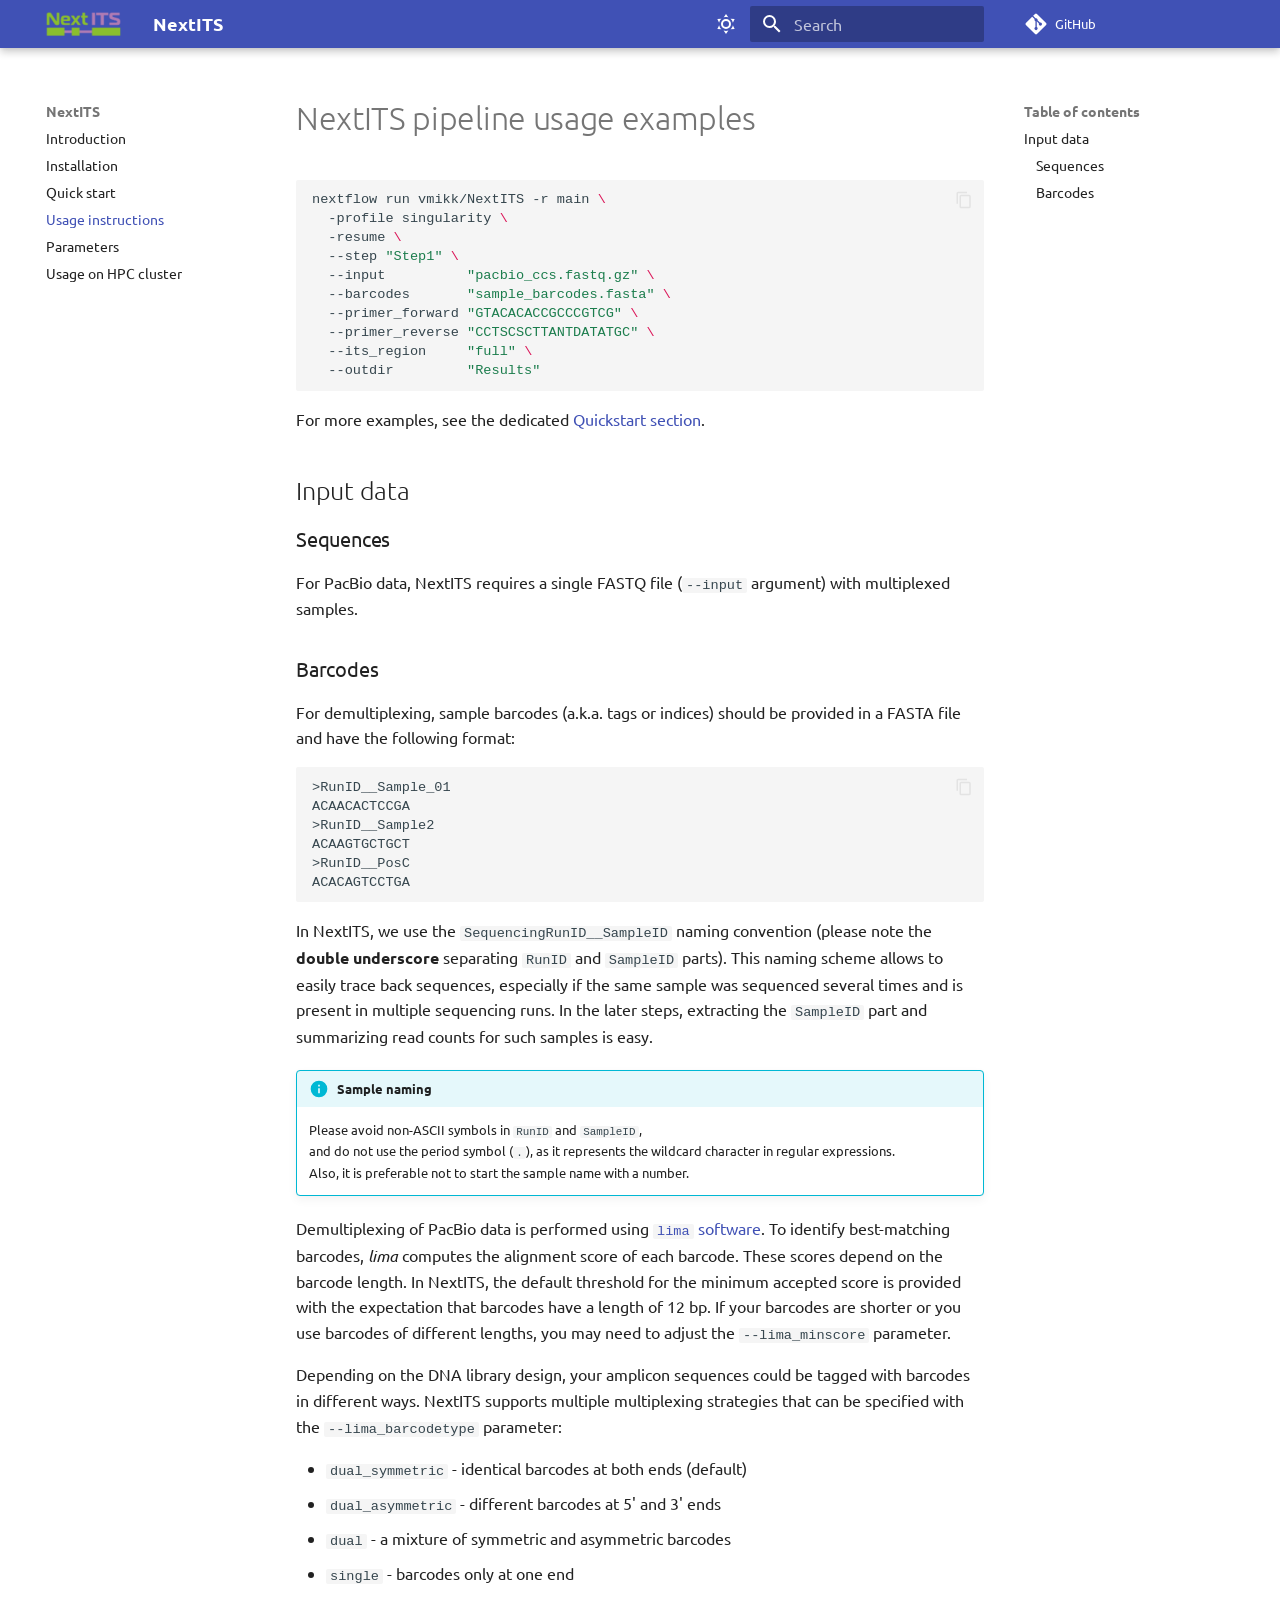
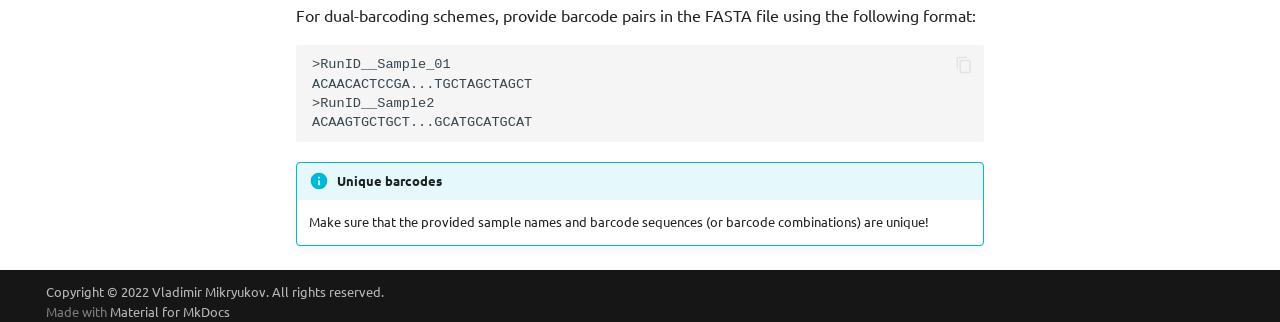
<file: usage/index.html>
<!doctype html>
<html lang="en" class="no-js">
  <head>
    
      <meta charset="utf-8">
      <meta name="viewport" content="width=device-width,initial-scale=1">
      
        <meta name="description" content="NextITS pipeline usage examples.">
      
      
        <meta name="author" content="Vladimir Mikryukov">
      
      
        <link rel="canonical" href="https://Next-ITS.github.io/usage/">
      
      
        <link rel="prev" href="../quickstart/">
      
      
        <link rel="next" href="../parameters/">
      
      
      <link rel="icon" href="../assets/favicon.ico">
      <meta name="generator" content="mkdocs-1.6.1, mkdocs-material-9.6.9">
    
    
      
        <title>Usage instructions - NextITS</title>
      
    
    
      <link rel="stylesheet" href="../assets/stylesheets/main.4af4bdda.min.css">
      
        
        <link rel="stylesheet" href="../assets/stylesheets/palette.06af60db.min.css">
      
      


    
    
      
    
    
      
        
        
        <link rel="preconnect" href="https://fonts.gstatic.com" crossorigin>
        <link rel="stylesheet" href="https://fonts.googleapis.com/css?family=Ubuntu:300,300i,400,400i,700,700i%7CUbuntu+Mono:400,400i,700,700i&display=fallback">
        <style>:root{--md-text-font:"Ubuntu";--md-code-font:"Ubuntu Mono"}</style>
      
    
    
    <script>__md_scope=new URL("..",location),__md_hash=e=>[...e].reduce(((e,_)=>(e<<5)-e+_.charCodeAt(0)),0),__md_get=(e,_=localStorage,t=__md_scope)=>JSON.parse(_.getItem(t.pathname+"."+e)),__md_set=(e,_,t=localStorage,a=__md_scope)=>{try{t.setItem(a.pathname+"."+e,JSON.stringify(_))}catch(e){}}</script>
    
      

    
    
    
  </head>
  
  
    
    
      
    
    
    
    
    <body dir="ltr" data-md-color-scheme="default" data-md-color-primary="indigo" data-md-color-accent="indigo">
  
    
    <input class="md-toggle" data-md-toggle="drawer" type="checkbox" id="__drawer" autocomplete="off">
    <input class="md-toggle" data-md-toggle="search" type="checkbox" id="__search" autocomplete="off">
    <label class="md-overlay" for="__drawer"></label>
    <div data-md-component="skip">
      
        
        <a href="#nextits-pipeline-usage-examples" class="md-skip">
          Skip to content
        </a>
      
    </div>
    <div data-md-component="announce">
      
    </div>
    
    
      

  

<header class="md-header md-header--shadow" data-md-component="header">
  <nav class="md-header__inner md-grid" aria-label="Header">
    <a href=".." title="NextITS" class="md-header__button md-logo" aria-label="NextITS" data-md-component="logo">
      
  <img src="../assets/NextITS_logo.webp" alt="logo">

    </a>
    <label class="md-header__button md-icon" for="__drawer">
      
      <svg xmlns="http://www.w3.org/2000/svg" viewBox="0 0 24 24"><path d="M3 6h18v2H3zm0 5h18v2H3zm0 5h18v2H3z"/></svg>
    </label>
    <div class="md-header__title" data-md-component="header-title">
      <div class="md-header__ellipsis">
        <div class="md-header__topic">
          <span class="md-ellipsis">
            NextITS
          </span>
        </div>
        <div class="md-header__topic" data-md-component="header-topic">
          <span class="md-ellipsis">
            
              Usage instructions
            
          </span>
        </div>
      </div>
    </div>
    
      
        <form class="md-header__option" data-md-component="palette">
  
    
    
    
    <input class="md-option" data-md-color-media="" data-md-color-scheme="default" data-md-color-primary="indigo" data-md-color-accent="indigo"  aria-label="Switch to dark mode"  type="radio" name="__palette" id="__palette_0">
    
      <label class="md-header__button md-icon" title="Switch to dark mode" for="__palette_1" hidden>
        <svg xmlns="http://www.w3.org/2000/svg" viewBox="0 0 24 24"><path d="M12 7a5 5 0 0 1 5 5 5 5 0 0 1-5 5 5 5 0 0 1-5-5 5 5 0 0 1 5-5m0 2a3 3 0 0 0-3 3 3 3 0 0 0 3 3 3 3 0 0 0 3-3 3 3 0 0 0-3-3m0-7 2.39 3.42C13.65 5.15 12.84 5 12 5s-1.65.15-2.39.42zM3.34 7l4.16-.35A7.2 7.2 0 0 0 5.94 8.5c-.44.74-.69 1.5-.83 2.29zm.02 10 1.76-3.77a7.131 7.131 0 0 0 2.38 4.14zM20.65 7l-1.77 3.79a7.02 7.02 0 0 0-2.38-4.15zm-.01 10-4.14.36c.59-.51 1.12-1.14 1.54-1.86.42-.73.69-1.5.83-2.29zM12 22l-2.41-3.44c.74.27 1.55.44 2.41.44.82 0 1.63-.17 2.37-.44z"/></svg>
      </label>
    
  
    
    
    
    <input class="md-option" data-md-color-media="" data-md-color-scheme="slate" data-md-color-primary="indigo" data-md-color-accent="indigo"  aria-label="Switch to light mode"  type="radio" name="__palette" id="__palette_1">
    
      <label class="md-header__button md-icon" title="Switch to light mode" for="__palette_0" hidden>
        <svg xmlns="http://www.w3.org/2000/svg" viewBox="0 0 24 24"><path d="m17.75 4.09-2.53 1.94.91 3.06-2.63-1.81-2.63 1.81.91-3.06-2.53-1.94L12.44 4l1.06-3 1.06 3zm3.5 6.91-1.64 1.25.59 1.98-1.7-1.17-1.7 1.17.59-1.98L15.75 11l2.06-.05L18.5 9l.69 1.95zm-2.28 4.95c.83-.08 1.72 1.1 1.19 1.85-.32.45-.66.87-1.08 1.27C15.17 23 8.84 23 4.94 19.07c-3.91-3.9-3.91-10.24 0-14.14.4-.4.82-.76 1.27-1.08.75-.53 1.93.36 1.85 1.19-.27 2.86.69 5.83 2.89 8.02a9.96 9.96 0 0 0 8.02 2.89m-1.64 2.02a12.08 12.08 0 0 1-7.8-3.47c-2.17-2.19-3.33-5-3.49-7.82-2.81 3.14-2.7 7.96.31 10.98 3.02 3.01 7.84 3.12 10.98.31"/></svg>
      </label>
    
  
</form>
      
    
    
      <script>var palette=__md_get("__palette");if(palette&&palette.color){if("(prefers-color-scheme)"===palette.color.media){var media=matchMedia("(prefers-color-scheme: light)"),input=document.querySelector(media.matches?"[data-md-color-media='(prefers-color-scheme: light)']":"[data-md-color-media='(prefers-color-scheme: dark)']");palette.color.media=input.getAttribute("data-md-color-media"),palette.color.scheme=input.getAttribute("data-md-color-scheme"),palette.color.primary=input.getAttribute("data-md-color-primary"),palette.color.accent=input.getAttribute("data-md-color-accent")}for(var[key,value]of Object.entries(palette.color))document.body.setAttribute("data-md-color-"+key,value)}</script>
    
    
    
      <label class="md-header__button md-icon" for="__search">
        
        <svg xmlns="http://www.w3.org/2000/svg" viewBox="0 0 24 24"><path d="M9.5 3A6.5 6.5 0 0 1 16 9.5c0 1.61-.59 3.09-1.56 4.23l.27.27h.79l5 5-1.5 1.5-5-5v-.79l-.27-.27A6.52 6.52 0 0 1 9.5 16 6.5 6.5 0 0 1 3 9.5 6.5 6.5 0 0 1 9.5 3m0 2C7 5 5 7 5 9.5S7 14 9.5 14 14 12 14 9.5 12 5 9.5 5"/></svg>
      </label>
      <div class="md-search" data-md-component="search" role="dialog">
  <label class="md-search__overlay" for="__search"></label>
  <div class="md-search__inner" role="search">
    <form class="md-search__form" name="search">
      <input type="text" class="md-search__input" name="query" aria-label="Search" placeholder="Search" autocapitalize="off" autocorrect="off" autocomplete="off" spellcheck="false" data-md-component="search-query" required>
      <label class="md-search__icon md-icon" for="__search">
        
        <svg xmlns="http://www.w3.org/2000/svg" viewBox="0 0 24 24"><path d="M9.5 3A6.5 6.5 0 0 1 16 9.5c0 1.61-.59 3.09-1.56 4.23l.27.27h.79l5 5-1.5 1.5-5-5v-.79l-.27-.27A6.52 6.52 0 0 1 9.5 16 6.5 6.5 0 0 1 3 9.5 6.5 6.5 0 0 1 9.5 3m0 2C7 5 5 7 5 9.5S7 14 9.5 14 14 12 14 9.5 12 5 9.5 5"/></svg>
        
        <svg xmlns="http://www.w3.org/2000/svg" viewBox="0 0 24 24"><path d="M20 11v2H8l5.5 5.5-1.42 1.42L4.16 12l7.92-7.92L13.5 5.5 8 11z"/></svg>
      </label>
      <nav class="md-search__options" aria-label="Search">
        
        <button type="reset" class="md-search__icon md-icon" title="Clear" aria-label="Clear" tabindex="-1">
          
          <svg xmlns="http://www.w3.org/2000/svg" viewBox="0 0 24 24"><path d="M19 6.41 17.59 5 12 10.59 6.41 5 5 6.41 10.59 12 5 17.59 6.41 19 12 13.41 17.59 19 19 17.59 13.41 12z"/></svg>
        </button>
      </nav>
      
    </form>
    <div class="md-search__output">
      <div class="md-search__scrollwrap" tabindex="0" data-md-scrollfix>
        <div class="md-search-result" data-md-component="search-result">
          <div class="md-search-result__meta">
            Initializing search
          </div>
          <ol class="md-search-result__list" role="presentation"></ol>
        </div>
      </div>
    </div>
  </div>
</div>
    
    
      <div class="md-header__source">
        <a href="https://github.com/vmikk/NextITS" title="Go to repository" class="md-source" data-md-component="source">
  <div class="md-source__icon md-icon">
    
    <svg xmlns="http://www.w3.org/2000/svg" viewBox="0 0 448 512"><!--! Font Awesome Free 6.7.2 by @fontawesome - https://fontawesome.com License - https://fontawesome.com/license/free (Icons: CC BY 4.0, Fonts: SIL OFL 1.1, Code: MIT License) Copyright 2024 Fonticons, Inc.--><path d="M439.55 236.05 244 40.45a28.87 28.87 0 0 0-40.81 0l-40.66 40.63 51.52 51.52c27.06-9.14 52.68 16.77 43.39 43.68l49.66 49.66c34.23-11.8 61.18 31 35.47 56.69-26.49 26.49-70.21-2.87-56-37.34L240.22 199v121.85c25.3 12.54 22.26 41.85 9.08 55a34.34 34.34 0 0 1-48.55 0c-17.57-17.6-11.07-46.91 11.25-56v-123c-20.8-8.51-24.6-30.74-18.64-45L142.57 101 8.45 235.14a28.86 28.86 0 0 0 0 40.81l195.61 195.6a28.86 28.86 0 0 0 40.8 0l194.69-194.69a28.86 28.86 0 0 0 0-40.81"/></svg>
  </div>
  <div class="md-source__repository">
    GitHub
  </div>
</a>
      </div>
    
  </nav>
  
</header>
    
    <div class="md-container" data-md-component="container">
      
      
        
          
        
      
      <main class="md-main" data-md-component="main">
        <div class="md-main__inner md-grid">
          
            
              
              <div class="md-sidebar md-sidebar--primary" data-md-component="sidebar" data-md-type="navigation" >
                <div class="md-sidebar__scrollwrap">
                  <div class="md-sidebar__inner">
                    



<nav class="md-nav md-nav--primary" aria-label="Navigation" data-md-level="0">
  <label class="md-nav__title" for="__drawer">
    <a href=".." title="NextITS" class="md-nav__button md-logo" aria-label="NextITS" data-md-component="logo">
      
  <img src="../assets/NextITS_logo.webp" alt="logo">

    </a>
    NextITS
  </label>
  
    <div class="md-nav__source">
      <a href="https://github.com/vmikk/NextITS" title="Go to repository" class="md-source" data-md-component="source">
  <div class="md-source__icon md-icon">
    
    <svg xmlns="http://www.w3.org/2000/svg" viewBox="0 0 448 512"><!--! Font Awesome Free 6.7.2 by @fontawesome - https://fontawesome.com License - https://fontawesome.com/license/free (Icons: CC BY 4.0, Fonts: SIL OFL 1.1, Code: MIT License) Copyright 2024 Fonticons, Inc.--><path d="M439.55 236.05 244 40.45a28.87 28.87 0 0 0-40.81 0l-40.66 40.63 51.52 51.52c27.06-9.14 52.68 16.77 43.39 43.68l49.66 49.66c34.23-11.8 61.18 31 35.47 56.69-26.49 26.49-70.21-2.87-56-37.34L240.22 199v121.85c25.3 12.54 22.26 41.85 9.08 55a34.34 34.34 0 0 1-48.55 0c-17.57-17.6-11.07-46.91 11.25-56v-123c-20.8-8.51-24.6-30.74-18.64-45L142.57 101 8.45 235.14a28.86 28.86 0 0 0 0 40.81l195.61 195.6a28.86 28.86 0 0 0 40.8 0l194.69-194.69a28.86 28.86 0 0 0 0-40.81"/></svg>
  </div>
  <div class="md-source__repository">
    GitHub
  </div>
</a>
    </div>
  
  <ul class="md-nav__list" data-md-scrollfix>
    
      
      
  
  
  
  
    <li class="md-nav__item">
      <a href=".." class="md-nav__link">
        
  
  <span class="md-ellipsis">
    Introduction
    
  </span>
  

      </a>
    </li>
  

    
      
      
  
  
  
  
    <li class="md-nav__item">
      <a href="../installation/" class="md-nav__link">
        
  
  <span class="md-ellipsis">
    Installation
    
  </span>
  

      </a>
    </li>
  

    
      
      
  
  
  
  
    <li class="md-nav__item">
      <a href="../quickstart/" class="md-nav__link">
        
  
  <span class="md-ellipsis">
    Quick start
    
  </span>
  

      </a>
    </li>
  

    
      
      
  
  
    
  
  
  
    <li class="md-nav__item md-nav__item--active">
      
      <input class="md-nav__toggle md-toggle" type="checkbox" id="__toc">
      
      
        
      
      
        <label class="md-nav__link md-nav__link--active" for="__toc">
          
  
  <span class="md-ellipsis">
    Usage instructions
    
  </span>
  

          <span class="md-nav__icon md-icon"></span>
        </label>
      
      <a href="./" class="md-nav__link md-nav__link--active">
        
  
  <span class="md-ellipsis">
    Usage instructions
    
  </span>
  

      </a>
      
        

<nav class="md-nav md-nav--secondary" aria-label="Table of contents">
  
  
  
    
  
  
    <label class="md-nav__title" for="__toc">
      <span class="md-nav__icon md-icon"></span>
      Table of contents
    </label>
    <ul class="md-nav__list" data-md-component="toc" data-md-scrollfix>
      
        <li class="md-nav__item">
  <a href="#input-data" class="md-nav__link">
    <span class="md-ellipsis">
      Input data
    </span>
  </a>
  
    <nav class="md-nav" aria-label="Input data">
      <ul class="md-nav__list">
        
          <li class="md-nav__item">
  <a href="#sequences" class="md-nav__link">
    <span class="md-ellipsis">
      Sequences
    </span>
  </a>
  
</li>
        
          <li class="md-nav__item">
  <a href="#barcodes" class="md-nav__link">
    <span class="md-ellipsis">
      Barcodes
    </span>
  </a>
  
</li>
        
      </ul>
    </nav>
  
</li>
      
    </ul>
  
</nav>
      
    </li>
  

    
      
      
  
  
  
  
    <li class="md-nav__item">
      <a href="../parameters/" class="md-nav__link">
        
  
  <span class="md-ellipsis">
    Parameters
    
  </span>
  

      </a>
    </li>
  

    
      
      
  
  
  
  
    <li class="md-nav__item">
      <a href="../HPC/" class="md-nav__link">
        
  
  <span class="md-ellipsis">
    Usage on HPC cluster
    
  </span>
  

      </a>
    </li>
  

    
  </ul>
</nav>
                  </div>
                </div>
              </div>
            
            
              
              <div class="md-sidebar md-sidebar--secondary" data-md-component="sidebar" data-md-type="toc" >
                <div class="md-sidebar__scrollwrap">
                  <div class="md-sidebar__inner">
                    

<nav class="md-nav md-nav--secondary" aria-label="Table of contents">
  
  
  
    
  
  
    <label class="md-nav__title" for="__toc">
      <span class="md-nav__icon md-icon"></span>
      Table of contents
    </label>
    <ul class="md-nav__list" data-md-component="toc" data-md-scrollfix>
      
        <li class="md-nav__item">
  <a href="#input-data" class="md-nav__link">
    <span class="md-ellipsis">
      Input data
    </span>
  </a>
  
    <nav class="md-nav" aria-label="Input data">
      <ul class="md-nav__list">
        
          <li class="md-nav__item">
  <a href="#sequences" class="md-nav__link">
    <span class="md-ellipsis">
      Sequences
    </span>
  </a>
  
</li>
        
          <li class="md-nav__item">
  <a href="#barcodes" class="md-nav__link">
    <span class="md-ellipsis">
      Barcodes
    </span>
  </a>
  
</li>
        
      </ul>
    </nav>
  
</li>
      
    </ul>
  
</nav>
                  </div>
                </div>
              </div>
            
          
          
            <div class="md-content" data-md-component="content">
              <article class="md-content__inner md-typeset">
                
                  


  
  


<h1 id="nextits-pipeline-usage-examples">NextITS pipeline usage examples<a class="headerlink" href="#nextits-pipeline-usage-examples" title="Permanent link">&para;</a></h1>
<div class="highlight"><pre><span></span><code><a id="__codelineno-0-1" name="__codelineno-0-1" href="#__codelineno-0-1"></a>nextflow<span class="w"> </span>run<span class="w"> </span>vmikk/NextITS<span class="w"> </span>-r<span class="w"> </span>main<span class="w"> </span><span class="se">\</span>
<a id="__codelineno-0-2" name="__codelineno-0-2" href="#__codelineno-0-2"></a><span class="w">  </span>-profile<span class="w"> </span>singularity<span class="w"> </span><span class="se">\</span>
<a id="__codelineno-0-3" name="__codelineno-0-3" href="#__codelineno-0-3"></a><span class="w">  </span>-resume<span class="w"> </span><span class="se">\</span>
<a id="__codelineno-0-4" name="__codelineno-0-4" href="#__codelineno-0-4"></a><span class="w">  </span>--step<span class="w"> </span><span class="s2">&quot;Step1&quot;</span><span class="w"> </span><span class="se">\</span>
<a id="__codelineno-0-5" name="__codelineno-0-5" href="#__codelineno-0-5"></a><span class="w">  </span>--input<span class="w">          </span><span class="s2">&quot;pacbio_ccs.fastq.gz&quot;</span><span class="w"> </span><span class="se">\</span>
<a id="__codelineno-0-6" name="__codelineno-0-6" href="#__codelineno-0-6"></a><span class="w">  </span>--barcodes<span class="w">       </span><span class="s2">&quot;sample_barcodes.fasta&quot;</span><span class="w"> </span><span class="se">\</span>
<a id="__codelineno-0-7" name="__codelineno-0-7" href="#__codelineno-0-7"></a><span class="w">  </span>--primer_forward<span class="w"> </span><span class="s2">&quot;GTACACACCGCCCGTCG&quot;</span><span class="w"> </span><span class="se">\</span>
<a id="__codelineno-0-8" name="__codelineno-0-8" href="#__codelineno-0-8"></a><span class="w">  </span>--primer_reverse<span class="w"> </span><span class="s2">&quot;CCTSCSCTTANTDATATGC&quot;</span><span class="w"> </span><span class="se">\</span>
<a id="__codelineno-0-9" name="__codelineno-0-9" href="#__codelineno-0-9"></a><span class="w">  </span>--its_region<span class="w">     </span><span class="s2">&quot;full&quot;</span><span class="w"> </span><span class="se">\</span>
<a id="__codelineno-0-10" name="__codelineno-0-10" href="#__codelineno-0-10"></a><span class="w">  </span>--outdir<span class="w">         </span><span class="s2">&quot;Results&quot;</span>
</code></pre></div>
<p>For more examples, see the dedicated <a href="../quickstart/">Quickstart section</a>.</p>
<h2 id="input-data">Input data<a class="headerlink" href="#input-data" title="Permanent link">&para;</a></h2>
<h3 id="sequences">Sequences<a class="headerlink" href="#sequences" title="Permanent link">&para;</a></h3>
<p>For PacBio data, NextITS requires a single FASTQ file (<code>--input</code> argument) with multiplexed samples.  </p>
<h3 id="barcodes">Barcodes<a class="headerlink" href="#barcodes" title="Permanent link">&para;</a></h3>
<p>For demultiplexing, sample barcodes (a.k.a. tags or indices) should be provided in a FASTA file 
and have the following format:<br />
<div class="highlight"><pre><span></span><code><a id="__codelineno-1-1" name="__codelineno-1-1" href="#__codelineno-1-1"></a>&gt;RunID__Sample_01
<a id="__codelineno-1-2" name="__codelineno-1-2" href="#__codelineno-1-2"></a>ACAACACTCCGA
<a id="__codelineno-1-3" name="__codelineno-1-3" href="#__codelineno-1-3"></a>&gt;RunID__Sample2
<a id="__codelineno-1-4" name="__codelineno-1-4" href="#__codelineno-1-4"></a>ACAAGTGCTGCT
<a id="__codelineno-1-5" name="__codelineno-1-5" href="#__codelineno-1-5"></a>&gt;RunID__PosC
<a id="__codelineno-1-6" name="__codelineno-1-6" href="#__codelineno-1-6"></a>ACACAGTCCTGA
</code></pre></div></p>
<p>In NextITS, we use the <code>SequencingRunID__SampleID</code> naming convention 
(please note the <strong>double underscore</strong> separating <code>RunID</code> and <code>SampleID</code> parts). 
This naming scheme allows to easily trace back sequences, especially if the same sample 
was sequenced several times and is present in multiple sequencing runs. 
In the later steps, extracting the <code>SampleID</code> part and summarizing read counts for such samples is easy.  </p>
<div class="admonition info">
<p class="admonition-title">Sample naming</p>
<p>Please avoid non-ASCII symbols in <code>RunID</code> and <code>SampleID</code>,<br />
and do not use the period symbol (<code>.</code>), as it represents the wildcard character in regular expressions.<br />
Also, it is preferable not to start the sample name with a number.  </p>
</div>
<p>Demultiplexing of PacBio data is performed using <a href="https://lima.how/faq/"><code>lima</code> software</a>. 
To identify best-matching barcodes, <em>lima</em> computes the alignment score of each barcode. 
These scores depend on the barcode length. 
In NextITS, the default threshold for the minimum accepted score is provided with the expectation that barcodes have a length of 12 bp. 
If your barcodes are shorter or you use barcodes of different lengths, you may need to adjust the <code>--lima_minscore</code> parameter.  </p>
<p>Depending on the DNA library design, your amplicon sequences could be tagged with barcodes in different ways.
NextITS supports multiple multiplexing strategies that can be specified with the <code>--lima_barcodetype</code> parameter:</p>
<ul>
<li><code>dual_symmetric</code> - identical barcodes at both ends (default)</li>
<li><code>dual_asymmetric</code> - different barcodes at 5' and 3' ends</li>
<li><code>dual</code> - a mixture of symmetric and asymmetric barcodes</li>
<li><code>single</code> - barcodes only at one end</li>
</ul>
<p>For dual-barcoding schemes, provide barcode pairs in the FASTA file using the following format:</p>
<div class="highlight"><pre><span></span><code><a id="__codelineno-2-1" name="__codelineno-2-1" href="#__codelineno-2-1"></a>&gt;RunID__Sample_01
<a id="__codelineno-2-2" name="__codelineno-2-2" href="#__codelineno-2-2"></a>ACAACACTCCGA...TGCTAGCTAGCT
<a id="__codelineno-2-3" name="__codelineno-2-3" href="#__codelineno-2-3"></a>&gt;RunID__Sample2
<a id="__codelineno-2-4" name="__codelineno-2-4" href="#__codelineno-2-4"></a>ACAAGTGCTGCT...GCATGCATGCAT
</code></pre></div>
<div class="admonition info">
<p class="admonition-title">Unique barcodes</p>
<p>Make sure that the provided sample names and barcode sequences (or barcode combinations) are unique!</p>
</div>







  
  






                
              </article>
            </div>
          
          
<script>var target=document.getElementById(location.hash.slice(1));target&&target.name&&(target.checked=target.name.startsWith("__tabbed_"))</script>
        </div>
        
      </main>
      
        <footer class="md-footer">
  
  <div class="md-footer-meta md-typeset">
    <div class="md-footer-meta__inner md-grid">
      <div class="md-copyright">
  
    <div class="md-copyright__highlight">
      Copyright © 2022 Vladimir Mikryukov. All rights reserved.
    </div>
  
  
    Made with
    <a href="https://squidfunk.github.io/mkdocs-material/" target="_blank" rel="noopener">
      Material for MkDocs
    </a>
  
</div>
      
    </div>
  </div>
</footer>
      
    </div>
    <div class="md-dialog" data-md-component="dialog">
      <div class="md-dialog__inner md-typeset"></div>
    </div>
    
    
    <script id="__config" type="application/json">{"base": "..", "features": ["content.code.copy"], "search": "../assets/javascripts/workers/search.f8cc74c7.min.js", "translations": {"clipboard.copied": "Copied to clipboard", "clipboard.copy": "Copy to clipboard", "search.result.more.one": "1 more on this page", "search.result.more.other": "# more on this page", "search.result.none": "No matching documents", "search.result.one": "1 matching document", "search.result.other": "# matching documents", "search.result.placeholder": "Type to start searching", "search.result.term.missing": "Missing", "select.version": "Select version"}}</script>
    
    
      <script src="../assets/javascripts/bundle.c8b220af.min.js"></script>
      
    
  </body>
</html>
</file>
<file: assets/stylesheets/main.4af4bdda.min.css>
@charset "UTF-8";html{-webkit-text-size-adjust:none;-moz-text-size-adjust:none;text-size-adjust:none;box-sizing:border-box}*,:after,:before{box-sizing:inherit}@media (prefers-reduced-motion){*,:after,:before{transition:none!important}}body{margin:0}a,button,input,label{-webkit-tap-highlight-color:transparent}a{color:inherit;text-decoration:none}hr{border:0;box-sizing:initial;display:block;height:.05rem;overflow:visible;padding:0}small{font-size:80%}sub,sup{line-height:1em}img{border-style:none}table{border-collapse:initial;border-spacing:0}td,th{font-weight:400;vertical-align:top}button{background:#0000;border:0;font-family:inherit;font-size:inherit;margin:0;padding:0}input{border:0;outline:none}:root{--md-primary-fg-color:#4051b5;--md-primary-fg-color--light:#5d6cc0;--md-primary-fg-color--dark:#303fa1;--md-primary-bg-color:#fff;--md-primary-bg-color--light:#ffffffb3;--md-accent-fg-color:#526cfe;--md-accent-fg-color--transparent:#526cfe1a;--md-accent-bg-color:#fff;--md-accent-bg-color--light:#ffffffb3}[data-md-color-scheme=default]{color-scheme:light}[data-md-color-scheme=default] img[src$="#gh-dark-mode-only"],[data-md-color-scheme=default] img[src$="#only-dark"]{display:none}:root,[data-md-color-scheme=default]{--md-hue:225deg;--md-default-fg-color:#000000de;--md-default-fg-color--light:#0000008a;--md-default-fg-color--lighter:#00000052;--md-default-fg-color--lightest:#00000012;--md-default-bg-color:#fff;--md-default-bg-color--light:#ffffffb3;--md-default-bg-color--lighter:#ffffff4d;--md-default-bg-color--lightest:#ffffff1f;--md-code-fg-color:#36464e;--md-code-bg-color:#f5f5f5;--md-code-hl-color:#4287ff;--md-code-hl-color--light:#4287ff1a;--md-code-hl-number-color:#d52a2a;--md-code-hl-special-color:#db1457;--md-code-hl-function-color:#a846b9;--md-code-hl-constant-color:#6e59d9;--md-code-hl-keyword-color:#3f6ec6;--md-code-hl-string-color:#1c7d4d;--md-code-hl-name-color:var(--md-code-fg-color);--md-code-hl-operator-color:var(--md-default-fg-color--light);--md-code-hl-punctuation-color:var(--md-default-fg-color--light);--md-code-hl-comment-color:var(--md-default-fg-color--light);--md-code-hl-generic-color:var(--md-default-fg-color--light);--md-code-hl-variable-color:var(--md-default-fg-color--light);--md-typeset-color:var(--md-default-fg-color);--md-typeset-a-color:var(--md-primary-fg-color);--md-typeset-del-color:#f5503d26;--md-typeset-ins-color:#0bd57026;--md-typeset-kbd-color:#fafafa;--md-typeset-kbd-accent-color:#fff;--md-typeset-kbd-border-color:#b8b8b8;--md-typeset-mark-color:#ffff0080;--md-typeset-table-color:#0000001f;--md-typeset-table-color--light:rgba(0,0,0,.035);--md-admonition-fg-color:var(--md-default-fg-color);--md-admonition-bg-color:var(--md-default-bg-color);--md-warning-fg-color:#000000de;--md-warning-bg-color:#ff9;--md-footer-fg-color:#fff;--md-footer-fg-color--light:#ffffffb3;--md-footer-fg-color--lighter:#ffffff73;--md-footer-bg-color:#000000de;--md-footer-bg-color--dark:#00000052;--md-shadow-z1:0 0.2rem 0.5rem #0000000d,0 0 0.05rem #0000001a;--md-shadow-z2:0 0.2rem 0.5rem #0000001a,0 0 0.05rem #00000040;--md-shadow-z3:0 0.2rem 0.5rem #0003,0 0 0.05rem #00000059}.md-icon svg{fill:currentcolor;display:block;height:1.2rem;width:1.2rem}body{-webkit-font-smoothing:antialiased;-moz-osx-font-smoothing:grayscale;--md-text-font-family:var(--md-text-font,_),-apple-system,BlinkMacSystemFont,Helvetica,Arial,sans-serif;--md-code-font-family:var(--md-code-font,_),SFMono-Regular,Consolas,Menlo,monospace}aside,body,input{font-feature-settings:"kern","liga";color:var(--md-typeset-color);font-family:var(--md-text-font-family)}code,kbd,pre{font-feature-settings:"kern";font-family:var(--md-code-font-family)}:root{--md-typeset-table-sort-icon:url('data:image/svg+xml;charset=utf-8,<svg xmlns="http://www.w3.org/2000/svg" viewBox="0 0 24 24"><path d="m18 21-4-4h3V7h-3l4-4 4 4h-3v10h3M2 19v-2h10v2M2 13v-2h7v2M2 7V5h4v2z"/></svg>');--md-typeset-table-sort-icon--asc:url('data:image/svg+xml;charset=utf-8,<svg xmlns="http://www.w3.org/2000/svg" viewBox="0 0 24 24"><path d="M19 17h3l-4 4-4-4h3V3h2M2 17h10v2H2M6 5v2H2V5m0 6h7v2H2z"/></svg>');--md-typeset-table-sort-icon--desc:url('data:image/svg+xml;charset=utf-8,<svg xmlns="http://www.w3.org/2000/svg" viewBox="0 0 24 24"><path d="M19 7h3l-4-4-4 4h3v14h2M2 17h10v2H2M6 5v2H2V5m0 6h7v2H2z"/></svg>')}.md-typeset{-webkit-print-color-adjust:exact;color-adjust:exact;font-size:.8rem;line-height:1.6;overflow-wrap:break-word}@media print{.md-typeset{font-size:.68rem}}.md-typeset blockquote,.md-typeset dl,.md-typeset figure,.md-typeset ol,.md-typeset pre,.md-typeset ul{margin-bottom:1em;margin-top:1em}.md-typeset h1{color:var(--md-default-fg-color--light);font-size:2em;line-height:1.3;margin:0 0 1.25em}.md-typeset h1,.md-typeset h2{font-weight:300;letter-spacing:-.01em}.md-typeset h2{font-size:1.5625em;line-height:1.4;margin:1.6em 0 .64em}.md-typeset h3{font-size:1.25em;font-weight:400;letter-spacing:-.01em;line-height:1.5;margin:1.6em 0 .8em}.md-typeset h2+h3{margin-top:.8em}.md-typeset h4{font-weight:700;letter-spacing:-.01em;margin:1em 0}.md-typeset h5,.md-typeset h6{color:var(--md-default-fg-color--light);font-size:.8em;font-weight:700;letter-spacing:-.01em;margin:1.25em 0}.md-typeset h5{text-transform:uppercase}.md-typeset h5 code{text-transform:none}.md-typeset hr{border-bottom:.05rem solid var(--md-default-fg-color--lightest);display:flow-root;margin:1.5em 0}.md-typeset a{color:var(--md-typeset-a-color);word-break:break-word}.md-typeset a,.md-typeset a:before{transition:color 125ms}.md-typeset a:focus,.md-typeset a:hover{color:var(--md-accent-fg-color)}.md-typeset a:focus code,.md-typeset a:hover code{background-color:var(--md-accent-fg-color--transparent)}.md-typeset a code{color:currentcolor;transition:background-color 125ms}.md-typeset a.focus-visible{outline-color:var(--md-accent-fg-color);outline-offset:.2rem}.md-typeset code,.md-typeset kbd,.md-typeset pre{color:var(--md-code-fg-color);direction:ltr;font-variant-ligatures:none}@media print{.md-typeset code,.md-typeset kbd,.md-typeset pre{white-space:pre-wrap}}.md-typeset code{background-color:var(--md-code-bg-color);border-radius:.1rem;-webkit-box-decoration-break:clone;box-decoration-break:clone;font-size:.85em;padding:0 .2941176471em;word-break:break-word}.md-typeset code:not(.focus-visible){-webkit-tap-highlight-color:transparent;outline:none}.md-typeset pre{display:flow-root;line-height:1.4;position:relative}.md-typeset pre>code{-webkit-box-decoration-break:slice;box-decoration-break:slice;box-shadow:none;display:block;margin:0;outline-color:var(--md-accent-fg-color);overflow:auto;padding:.7720588235em 1.1764705882em;scrollbar-color:var(--md-default-fg-color--lighter) #0000;scrollbar-width:thin;touch-action:auto;word-break:normal}.md-typeset pre>code:hover{scrollbar-color:var(--md-accent-fg-color) #0000}.md-typeset pre>code::-webkit-scrollbar{height:.2rem;width:.2rem}.md-typeset pre>code::-webkit-scrollbar-thumb{background-color:var(--md-default-fg-color--lighter)}.md-typeset pre>code::-webkit-scrollbar-thumb:hover{background-color:var(--md-accent-fg-color)}.md-typeset kbd{background-color:var(--md-typeset-kbd-color);border-radius:.1rem;box-shadow:0 .1rem 0 .05rem var(--md-typeset-kbd-border-color),0 .1rem 0 var(--md-typeset-kbd-border-color),0 -.1rem .2rem var(--md-typeset-kbd-accent-color) inset;color:var(--md-default-fg-color);display:inline-block;font-size:.75em;padding:0 .6666666667em;vertical-align:text-top;word-break:break-word}.md-typeset mark{background-color:var(--md-typeset-mark-color);-webkit-box-decoration-break:clone;box-decoration-break:clone;color:inherit;word-break:break-word}.md-typeset abbr{border-bottom:.05rem dotted var(--md-default-fg-color--light);cursor:help;text-decoration:none}.md-typeset small{opacity:.75}[dir=ltr] .md-typeset sub,[dir=ltr] .md-typeset sup{margin-left:.078125em}[dir=rtl] .md-typeset sub,[dir=rtl] .md-typeset sup{margin-right:.078125em}[dir=ltr] .md-typeset blockquote{padding-left:.6rem}[dir=rtl] .md-typeset blockquote{padding-right:.6rem}[dir=ltr] .md-typeset blockquote{border-left:.2rem solid var(--md-default-fg-color--lighter)}[dir=rtl] .md-typeset blockquote{border-right:.2rem solid var(--md-default-fg-color--lighter)}.md-typeset blockquote{color:var(--md-default-fg-color--light);margin-left:0;margin-right:0}.md-typeset ul{list-style-type:disc}.md-typeset ul[type]{list-style-type:revert-layer}[dir=ltr] .md-typeset ol,[dir=ltr] .md-typeset ul{margin-left:.625em}[dir=rtl] .md-typeset ol,[dir=rtl] .md-typeset ul{margin-right:.625em}.md-typeset ol,.md-typeset ul{padding:0}.md-typeset ol:not([hidden]),.md-typeset ul:not([hidden]){display:flow-root}.md-typeset ol ol,.md-typeset ul ol{list-style-type:lower-alpha}.md-typeset ol ol ol,.md-typeset ul ol ol{list-style-type:lower-roman}.md-typeset ol ol ol ol,.md-typeset ul ol ol ol{list-style-type:upper-alpha}.md-typeset ol ol ol ol ol,.md-typeset ul ol ol ol ol{list-style-type:upper-roman}.md-typeset ol[type],.md-typeset ul[type]{list-style-type:revert-layer}[dir=ltr] .md-typeset ol li,[dir=ltr] .md-typeset ul li{margin-left:1.25em}[dir=rtl] .md-typeset ol li,[dir=rtl] .md-typeset ul li{margin-right:1.25em}.md-typeset ol li,.md-typeset ul li{margin-bottom:.5em}.md-typeset ol li blockquote,.md-typeset ol li p,.md-typeset ul li blockquote,.md-typeset ul li p{margin:.5em 0}.md-typeset ol li:last-child,.md-typeset ul li:last-child{margin-bottom:0}[dir=ltr] .md-typeset ol li ol,[dir=ltr] .md-typeset ol li ul,[dir=ltr] .md-typeset ul li ol,[dir=ltr] .md-typeset ul li ul{margin-left:.625em}[dir=rtl] .md-typeset ol li ol,[dir=rtl] .md-typeset ol li ul,[dir=rtl] .md-typeset ul li ol,[dir=rtl] .md-typeset ul li ul{margin-right:.625em}.md-typeset ol li ol,.md-typeset ol li ul,.md-typeset ul li ol,.md-typeset ul li ul{margin-bottom:.5em;margin-top:.5em}[dir=ltr] .md-typeset dd{margin-left:1.875em}[dir=rtl] .md-typeset dd{margin-right:1.875em}.md-typeset dd{margin-bottom:1.5em;margin-top:1em}.md-typeset img,.md-typeset svg,.md-typeset video{height:auto;max-width:100%}.md-typeset img[align=left]{margin:1em 1em 1em 0}.md-typeset img[align=right]{margin:1em 0 1em 1em}.md-typeset img[align]:only-child{margin-top:0}.md-typeset figure{display:flow-root;margin:1em auto;max-width:100%;text-align:center;width:-moz-fit-content;width:fit-content}.md-typeset figure img{display:block;margin:0 auto}.md-typeset figcaption{font-style:italic;margin:1em auto;max-width:24rem}.md-typeset iframe{max-width:100%}.md-typeset table:not([class]){background-color:var(--md-default-bg-color);border:.05rem solid var(--md-typeset-table-color);border-radius:.1rem;display:inline-block;font-size:.64rem;max-width:100%;overflow:auto;touch-action:auto}@media print{.md-typeset table:not([class]){display:table}}.md-typeset table:not([class])+*{margin-top:1.5em}.md-typeset table:not([class]) td>:first-child,.md-typeset table:not([class]) th>:first-child{margin-top:0}.md-typeset table:not([class]) td>:last-child,.md-typeset table:not([class]) th>:last-child{margin-bottom:0}.md-typeset table:not([class]) td:not([align]),.md-typeset table:not([class]) th:not([align]){text-align:left}[dir=rtl] .md-typeset table:not([class]) td:not([align]),[dir=rtl] .md-typeset table:not([class]) th:not([align]){text-align:right}.md-typeset table:not([class]) th{font-weight:700;min-width:5rem;padding:.9375em 1.25em;vertical-align:top}.md-typeset table:not([class]) td{border-top:.05rem solid var(--md-typeset-table-color);padding:.9375em 1.25em;vertical-align:top}.md-typeset table:not([class]) tbody tr{transition:background-color 125ms}.md-typeset table:not([class]) tbody tr:hover{background-color:var(--md-typeset-table-color--light);box-shadow:0 .05rem 0 var(--md-default-bg-color) inset}.md-typeset table:not([class]) a{word-break:normal}.md-typeset table th[role=columnheader]{cursor:pointer}[dir=ltr] .md-typeset table th[role=columnheader]:after{margin-left:.5em}[dir=rtl] .md-typeset table th[role=columnheader]:after{margin-right:.5em}.md-typeset table th[role=columnheader]:after{content:"";display:inline-block;height:1.2em;-webkit-mask-image:var(--md-typeset-table-sort-icon);mask-image:var(--md-typeset-table-sort-icon);-webkit-mask-repeat:no-repeat;mask-repeat:no-repeat;-webkit-mask-size:contain;mask-size:contain;transition:background-color 125ms;vertical-align:text-bottom;width:1.2em}.md-typeset table th[role=columnheader]:hover:after{background-color:var(--md-default-fg-color--lighter)}.md-typeset table th[role=columnheader][aria-sort=ascending]:after{background-color:var(--md-default-fg-color--light);-webkit-mask-image:var(--md-typeset-table-sort-icon--asc);mask-image:var(--md-typeset-table-sort-icon--asc)}.md-typeset table th[role=columnheader][aria-sort=descending]:after{background-color:var(--md-default-fg-color--light);-webkit-mask-image:var(--md-typeset-table-sort-icon--desc);mask-image:var(--md-typeset-table-sort-icon--desc)}.md-typeset__scrollwrap{margin:1em -.8rem;overflow-x:auto;touch-action:auto}.md-typeset__table{display:inline-block;margin-bottom:.5em;padding:0 .8rem}@media print{.md-typeset__table{display:block}}html .md-typeset__table table{display:table;margin:0;overflow:hidden;width:100%}@media screen and (max-width:44.984375em){.md-content__inner>pre{margin:1em -.8rem}.md-content__inner>pre code{border-radius:0}}.md-typeset .md-author{border-radius:100%;display:block;flex-shrink:0;height:1.6rem;overflow:hidden;position:relative;transition:color 125ms,transform 125ms;width:1.6rem}.md-typeset .md-author img{display:block}.md-typeset .md-author--more{background:var(--md-default-fg-color--lightest);color:var(--md-default-fg-color--lighter);font-size:.6rem;font-weight:700;line-height:1.6rem;text-align:center}.md-typeset .md-author--long{height:2.4rem;width:2.4rem}.md-typeset a.md-author{transform:scale(1)}.md-typeset a.md-author img{border-radius:100%;filter:grayscale(100%) opacity(75%);transition:filter 125ms}.md-typeset a.md-author:focus,.md-typeset a.md-author:hover{transform:scale(1.1);z-index:1}.md-typeset a.md-author:focus img,.md-typeset a.md-author:hover img{filter:grayscale(0)}.md-banner{background-color:var(--md-footer-bg-color);color:var(--md-footer-fg-color);overflow:auto}@media print{.md-banner{display:none}}.md-banner--warning{background-color:var(--md-warning-bg-color);color:var(--md-warning-fg-color)}.md-banner__inner{font-size:.7rem;margin:.6rem auto;padding:0 .8rem}[dir=ltr] .md-banner__button{float:right}[dir=rtl] .md-banner__button{float:left}.md-banner__button{color:inherit;cursor:pointer;transition:opacity .25s}.no-js .md-banner__button{display:none}.md-banner__button:hover{opacity:.7}html{font-size:125%;height:100%;overflow-x:hidden}@media screen and (min-width:100em){html{font-size:137.5%}}@media screen and (min-width:125em){html{font-size:150%}}body{background-color:var(--md-default-bg-color);display:flex;flex-direction:column;font-size:.5rem;min-height:100%;position:relative;width:100%}@media print{body{display:block}}@media screen and (max-width:59.984375em){body[data-md-scrolllock]{position:fixed}}.md-grid{margin-left:auto;margin-right:auto;max-width:61rem}.md-container{display:flex;flex-direction:column;flex-grow:1}@media print{.md-container{display:block}}.md-main{flex-grow:1}.md-main__inner{display:flex;height:100%;margin-top:1.5rem}.md-ellipsis{overflow:hidden;text-overflow:ellipsis}.md-toggle{display:none}.md-option{height:0;opacity:0;position:absolute;width:0}.md-option:checked+label:not([hidden]){display:block}.md-option.focus-visible+label{outline-color:var(--md-accent-fg-color);outline-style:auto}.md-skip{background-color:var(--md-default-fg-color);border-radius:.1rem;color:var(--md-default-bg-color);font-size:.64rem;margin:.5rem;opacity:0;outline-color:var(--md-accent-fg-color);padding:.3rem .5rem;position:fixed;transform:translateY(.4rem);z-index:-1}.md-skip:focus{opacity:1;transform:translateY(0);transition:transform .25s cubic-bezier(.4,0,.2,1),opacity 175ms 75ms;z-index:10}@page{margin:25mm}:root{--md-clipboard-icon:url('data:image/svg+xml;charset=utf-8,<svg xmlns="http://www.w3.org/2000/svg" viewBox="0 0 24 24"><path d="M19 21H8V7h11m0-2H8a2 2 0 0 0-2 2v14a2 2 0 0 0 2 2h11a2 2 0 0 0 2-2V7a2 2 0 0 0-2-2m-3-4H4a2 2 0 0 0-2 2v14h2V3h12z"/></svg>')}.md-clipboard{border-radius:.1rem;color:var(--md-default-fg-color--lightest);cursor:pointer;height:1.5em;outline-color:var(--md-accent-fg-color);outline-offset:.1rem;position:absolute;right:.5em;top:.5em;transition:color .25s;width:1.5em;z-index:1}@media print{.md-clipboard{display:none}}.md-clipboard:not(.focus-visible){-webkit-tap-highlight-color:transparent;outline:none}:hover>.md-clipboard{color:var(--md-default-fg-color--light)}.md-clipboard:focus,.md-clipboard:hover{color:var(--md-accent-fg-color)}.md-clipboard:after{background-color:currentcolor;content:"";display:block;height:1.125em;margin:0 auto;-webkit-mask-image:var(--md-clipboard-icon);mask-image:var(--md-clipboard-icon);-webkit-mask-position:center;mask-position:center;-webkit-mask-repeat:no-repeat;mask-repeat:no-repeat;-webkit-mask-size:contain;mask-size:contain;width:1.125em}.md-clipboard--inline{cursor:pointer}.md-clipboard--inline code{transition:color .25s,background-color .25s}.md-clipboard--inline:focus code,.md-clipboard--inline:hover code{background-color:var(--md-accent-fg-color--transparent);color:var(--md-accent-fg-color)}.md-typeset .md-code__content{display:grid}@keyframes consent{0%{opacity:0;transform:translateY(100%)}to{opacity:1;transform:translateY(0)}}@keyframes overlay{0%{opacity:0}to{opacity:1}}.md-consent__overlay{animation:overlay .25s both;-webkit-backdrop-filter:blur(.1rem);backdrop-filter:blur(.1rem);background-color:#0000008a;height:100%;opacity:1;position:fixed;top:0;width:100%;z-index:5}.md-consent__inner{animation:consent .5s cubic-bezier(.1,.7,.1,1) both;background-color:var(--md-default-bg-color);border:0;border-radius:.1rem;bottom:0;box-shadow:0 0 .2rem #0000001a,0 .2rem .4rem #0003;max-height:100%;overflow:auto;padding:0;position:fixed;width:100%;z-index:5}.md-consent__form{padding:.8rem}.md-consent__settings{display:none;margin:1em 0}input:checked+.md-consent__settings{display:block}.md-consent__controls{margin-bottom:.8rem}.md-typeset .md-consent__controls .md-button{display:inline}@media screen and (max-width:44.984375em){.md-typeset .md-consent__controls .md-button{display:block;margin-top:.4rem;text-align:center;width:100%}}.md-consent label{cursor:pointer}.md-content{flex-grow:1;min-width:0}.md-content__inner{margin:0 .8rem 1.2rem;padding-top:.6rem}@media screen and (min-width:76.25em){[dir=ltr] .md-sidebar--primary:not([hidden])~.md-content>.md-content__inner{margin-left:1.2rem}[dir=ltr] .md-sidebar--secondary:not([hidden])~.md-content>.md-content__inner,[dir=rtl] .md-sidebar--primary:not([hidden])~.md-content>.md-content__inner{margin-right:1.2rem}[dir=rtl] .md-sidebar--secondary:not([hidden])~.md-content>.md-content__inner{margin-left:1.2rem}}.md-content__inner:before{content:"";display:block;height:.4rem}.md-content__inner>:last-child{margin-bottom:0}[dir=ltr] .md-content__button{float:right}[dir=rtl] .md-content__button{float:left}[dir=ltr] .md-content__button{margin-left:.4rem}[dir=rtl] .md-content__button{margin-right:.4rem}.md-content__button{margin:.4rem 0;padding:0}@media print{.md-content__button{display:none}}.md-typeset .md-content__button{color:var(--md-default-fg-color--lighter)}.md-content__button svg{display:inline;vertical-align:top}[dir=rtl] .md-content__button svg{transform:scaleX(-1)}[dir=ltr] .md-dialog{right:.8rem}[dir=rtl] .md-dialog{left:.8rem}.md-dialog{background-color:var(--md-default-fg-color);border-radius:.1rem;bottom:.8rem;box-shadow:var(--md-shadow-z3);min-width:11.1rem;opacity:0;padding:.4rem .6rem;pointer-events:none;position:fixed;transform:translateY(100%);transition:transform 0ms .4s,opacity .4s;z-index:4}@media print{.md-dialog{display:none}}.md-dialog--active{opacity:1;pointer-events:auto;transform:translateY(0);transition:transform .4s cubic-bezier(.075,.85,.175,1),opacity .4s}.md-dialog__inner{color:var(--md-default-bg-color);font-size:.7rem}.md-feedback{margin:2em 0 1em;text-align:center}.md-feedback fieldset{border:none;margin:0;padding:0}.md-feedback__title{font-weight:700;margin:1em auto}.md-feedback__inner{position:relative}.md-feedback__list{display:flex;flex-wrap:wrap;place-content:baseline center;position:relative}.md-feedback__list:hover .md-icon:not(:disabled){color:var(--md-default-fg-color--lighter)}:disabled .md-feedback__list{min-height:1.8rem}.md-feedback__icon{color:var(--md-default-fg-color--light);cursor:pointer;flex-shrink:0;margin:0 .1rem;transition:color 125ms}.md-feedback__icon:not(:disabled).md-icon:hover{color:var(--md-accent-fg-color)}.md-feedback__icon:disabled{color:var(--md-default-fg-color--lightest);pointer-events:none}.md-feedback__note{opacity:0;position:relative;transform:translateY(.4rem);transition:transform .4s cubic-bezier(.1,.7,.1,1),opacity .15s}.md-feedback__note>*{margin:0 auto;max-width:16rem}:disabled .md-feedback__note{opacity:1;transform:translateY(0)}@media print{.md-feedback{display:none}}.md-footer{background-color:var(--md-footer-bg-color);color:var(--md-footer-fg-color)}@media print{.md-footer{display:none}}.md-footer__inner{justify-content:space-between;overflow:auto;padding:.2rem}.md-footer__inner:not([hidden]){display:flex}.md-footer__link{align-items:end;display:flex;flex-grow:0.01;margin-bottom:.4rem;margin-top:1rem;max-width:100%;outline-color:var(--md-accent-fg-color);overflow:hidden;transition:opacity .25s}.md-footer__link:focus,.md-footer__link:hover{opacity:.7}[dir=rtl] .md-footer__link svg{transform:scaleX(-1)}@media screen and (max-width:44.984375em){.md-footer__link--prev{flex-shrink:0}.md-footer__link--prev .md-footer__title{display:none}}[dir=ltr] .md-footer__link--next{margin-left:auto}[dir=rtl] .md-footer__link--next{margin-right:auto}.md-footer__link--next{text-align:right}[dir=rtl] .md-footer__link--next{text-align:left}.md-footer__title{flex-grow:1;font-size:.9rem;margin-bottom:.7rem;max-width:calc(100% - 2.4rem);padding:0 1rem;white-space:nowrap}.md-footer__button{margin:.2rem;padding:.4rem}.md-footer__direction{font-size:.64rem;opacity:.7}.md-footer-meta{background-color:var(--md-footer-bg-color--dark)}.md-footer-meta__inner{display:flex;flex-wrap:wrap;justify-content:space-between;padding:.2rem}html .md-footer-meta.md-typeset a{color:var(--md-footer-fg-color--light)}html .md-footer-meta.md-typeset a:focus,html .md-footer-meta.md-typeset a:hover{color:var(--md-footer-fg-color)}.md-copyright{color:var(--md-footer-fg-color--lighter);font-size:.64rem;margin:auto .6rem;padding:.4rem 0;width:100%}@media screen and (min-width:45em){.md-copyright{width:auto}}.md-copyright__highlight{color:var(--md-footer-fg-color--light)}.md-social{display:inline-flex;gap:.2rem;margin:0 .4rem;padding:.2rem 0 .6rem}@media screen and (min-width:45em){.md-social{padding:.6rem 0}}.md-social__link{display:inline-block;height:1.6rem;text-align:center;width:1.6rem}.md-social__link:before{line-height:1.9}.md-social__link svg{fill:currentcolor;max-height:.8rem;vertical-align:-25%}.md-typeset .md-button{border:.1rem solid;border-radius:.1rem;color:var(--md-primary-fg-color);cursor:pointer;display:inline-block;font-weight:700;padding:.625em 2em;transition:color 125ms,background-color 125ms,border-color 125ms}.md-typeset .md-button--primary{background-color:var(--md-primary-fg-color);border-color:var(--md-primary-fg-color);color:var(--md-primary-bg-color)}.md-typeset .md-button:focus,.md-typeset .md-button:hover{background-color:var(--md-accent-fg-color);border-color:var(--md-accent-fg-color);color:var(--md-accent-bg-color)}[dir=ltr] .md-typeset .md-input{border-top-left-radius:.1rem}[dir=ltr] .md-typeset .md-input,[dir=rtl] .md-typeset .md-input{border-top-right-radius:.1rem}[dir=rtl] .md-typeset .md-input{border-top-left-radius:.1rem}.md-typeset .md-input{border-bottom:.1rem solid var(--md-default-fg-color--lighter);box-shadow:var(--md-shadow-z1);font-size:.8rem;height:1.8rem;padding:0 .6rem;transition:border .25s,box-shadow .25s}.md-typeset .md-input:focus,.md-typeset .md-input:hover{border-bottom-color:var(--md-accent-fg-color);box-shadow:var(--md-shadow-z2)}.md-typeset .md-input--stretch{width:100%}.md-header{background-color:var(--md-primary-fg-color);box-shadow:0 0 .2rem #0000,0 .2rem .4rem #0000;color:var(--md-primary-bg-color);display:block;left:0;position:sticky;right:0;top:0;z-index:4}@media print{.md-header{display:none}}.md-header[hidden]{transform:translateY(-100%);transition:transform .25s cubic-bezier(.8,0,.6,1),box-shadow .25s}.md-header--shadow{box-shadow:0 0 .2rem #0000001a,0 .2rem .4rem #0003;transition:transform .25s cubic-bezier(.1,.7,.1,1),box-shadow .25s}.md-header__inner{align-items:center;display:flex;padding:0 .2rem}.md-header__button{color:currentcolor;cursor:pointer;margin:.2rem;outline-color:var(--md-accent-fg-color);padding:.4rem;position:relative;transition:opacity .25s;vertical-align:middle;z-index:1}.md-header__button:hover{opacity:.7}.md-header__button:not([hidden]){display:inline-block}.md-header__button:not(.focus-visible){-webkit-tap-highlight-color:transparent;outline:none}.md-header__button.md-logo{margin:.2rem;padding:.4rem}@media screen and (max-width:76.234375em){.md-header__button.md-logo{display:none}}.md-header__button.md-logo img,.md-header__button.md-logo svg{fill:currentcolor;display:block;height:1.2rem;width:auto}@media screen and (min-width:60em){.md-header__button[for=__search]{display:none}}.no-js .md-header__button[for=__search]{display:none}[dir=rtl] .md-header__button[for=__search] svg{transform:scaleX(-1)}@media screen and (min-width:76.25em){.md-header__button[for=__drawer]{display:none}}.md-header__topic{display:flex;max-width:100%;position:absolute;transition:transform .4s cubic-bezier(.1,.7,.1,1),opacity .15s;white-space:nowrap}.md-header__topic+.md-header__topic{opacity:0;pointer-events:none;transform:translateX(1.25rem);transition:transform .4s cubic-bezier(1,.7,.1,.1),opacity .15s;z-index:-1}[dir=rtl] .md-header__topic+.md-header__topic{transform:translateX(-1.25rem)}.md-header__topic:first-child{font-weight:700}[dir=ltr] .md-header__title{margin-left:1rem;margin-right:.4rem}[dir=rtl] .md-header__title{margin-left:.4rem;margin-right:1rem}.md-header__title{flex-grow:1;font-size:.9rem;height:2.4rem;line-height:2.4rem}.md-header__title--active .md-header__topic{opacity:0;pointer-events:none;transform:translateX(-1.25rem);transition:transform .4s cubic-bezier(1,.7,.1,.1),opacity .15s;z-index:-1}[dir=rtl] .md-header__title--active .md-header__topic{transform:translateX(1.25rem)}.md-header__title--active .md-header__topic+.md-header__topic{opacity:1;pointer-events:auto;transform:translateX(0);transition:transform .4s cubic-bezier(.1,.7,.1,1),opacity .15s;z-index:0}.md-header__title>.md-header__ellipsis{height:100%;position:relative;width:100%}.md-header__option{display:flex;flex-shrink:0;max-width:100%;transition:max-width 0ms .25s,opacity .25s .25s;white-space:nowrap}[data-md-toggle=search]:checked~.md-header .md-header__option{max-width:0;opacity:0;transition:max-width 0ms,opacity 0ms}.md-header__option>input{bottom:0}.md-header__source{display:none}@media screen and (min-width:60em){[dir=ltr] .md-header__source{margin-left:1rem}[dir=rtl] .md-header__source{margin-right:1rem}.md-header__source{display:block;max-width:11.7rem;width:11.7rem}}@media screen and (min-width:76.25em){[dir=ltr] .md-header__source{margin-left:1.4rem}[dir=rtl] .md-header__source{margin-right:1.4rem}}.md-meta{color:var(--md-default-fg-color--light);font-size:.7rem;line-height:1.3}.md-meta__list{display:inline-flex;flex-wrap:wrap;list-style:none;margin:0;padding:0}.md-meta__item:not(:last-child):after{content:"·";margin-left:.2rem;margin-right:.2rem}.md-meta__link{color:var(--md-typeset-a-color)}.md-meta__link:focus,.md-meta__link:hover{color:var(--md-accent-fg-color)}.md-draft{background-color:#ff1744;border-radius:.125em;color:#fff;display:inline-block;font-weight:700;padding-left:.5714285714em;padding-right:.5714285714em}:root{--md-nav-icon--prev:url('data:image/svg+xml;charset=utf-8,<svg xmlns="http://www.w3.org/2000/svg" viewBox="0 0 24 24"><path d="M20 11v2H8l5.5 5.5-1.42 1.42L4.16 12l7.92-7.92L13.5 5.5 8 11z"/></svg>');--md-nav-icon--next:url('data:image/svg+xml;charset=utf-8,<svg xmlns="http://www.w3.org/2000/svg" viewBox="0 0 24 24"><path d="M8.59 16.58 13.17 12 8.59 7.41 10 6l6 6-6 6z"/></svg>');--md-toc-icon:url('data:image/svg+xml;charset=utf-8,<svg xmlns="http://www.w3.org/2000/svg" viewBox="0 0 24 24"><path d="M3 9h14V7H3zm0 4h14v-2H3zm0 4h14v-2H3zm16 0h2v-2h-2zm0-10v2h2V7zm0 6h2v-2h-2z"/></svg>')}.md-nav{font-size:.7rem;line-height:1.3}.md-nav__title{color:var(--md-default-fg-color--light);display:block;font-weight:700;overflow:hidden;padding:0 .6rem;text-overflow:ellipsis}.md-nav__title .md-nav__button{display:none}.md-nav__title .md-nav__button img{height:100%;width:auto}.md-nav__title .md-nav__button.md-logo img,.md-nav__title .md-nav__button.md-logo svg{fill:currentcolor;display:block;height:2.4rem;max-width:100%;object-fit:contain;width:auto}.md-nav__list{list-style:none;margin:0;padding:0}.md-nav__link{align-items:flex-start;display:flex;gap:.4rem;margin-top:.625em;scroll-snap-align:start;transition:color 125ms}.md-nav__link--passed{color:var(--md-default-fg-color--light)}.md-nav__item .md-nav__link--active,.md-nav__item .md-nav__link--active code{color:var(--md-typeset-a-color)}.md-nav__link .md-ellipsis{position:relative}[dir=ltr] .md-nav__link .md-icon:last-child{margin-left:auto}[dir=rtl] .md-nav__link .md-icon:last-child{margin-right:auto}.md-nav__link svg{fill:currentcolor;flex-shrink:0;height:1.3em;position:relative}.md-nav__link[for]:focus,.md-nav__link[for]:hover,.md-nav__link[href]:focus,.md-nav__link[href]:hover{color:var(--md-accent-fg-color);cursor:pointer}.md-nav__link.focus-visible{outline-color:var(--md-accent-fg-color);outline-offset:.2rem}.md-nav--primary .md-nav__link[for=__toc]{display:none}.md-nav--primary .md-nav__link[for=__toc] .md-icon:after{background-color:currentcolor;display:block;height:100%;-webkit-mask-image:var(--md-toc-icon);mask-image:var(--md-toc-icon);width:100%}.md-nav--primary .md-nav__link[for=__toc]~.md-nav{display:none}.md-nav__container>.md-nav__link{margin-top:0}.md-nav__container>.md-nav__link:first-child{flex-grow:1;min-width:0}.md-nav__icon{flex-shrink:0}.md-nav__source{display:none}@media screen and (max-width:76.234375em){.md-nav--primary,.md-nav--primary .md-nav{background-color:var(--md-default-bg-color);display:flex;flex-direction:column;height:100%;left:0;position:absolute;right:0;top:0;z-index:1}.md-nav--primary .md-nav__item,.md-nav--primary .md-nav__title{font-size:.8rem;line-height:1.5}.md-nav--primary .md-nav__title{background-color:var(--md-default-fg-color--lightest);color:var(--md-default-fg-color--light);cursor:pointer;height:5.6rem;line-height:2.4rem;padding:3rem .8rem .2rem;position:relative;white-space:nowrap}[dir=ltr] .md-nav--primary .md-nav__title .md-nav__icon{left:.4rem}[dir=rtl] .md-nav--primary .md-nav__title .md-nav__icon{right:.4rem}.md-nav--primary .md-nav__title .md-nav__icon{display:block;height:1.2rem;margin:.2rem;position:absolute;top:.4rem;width:1.2rem}.md-nav--primary .md-nav__title .md-nav__icon:after{background-color:currentcolor;content:"";display:block;height:100%;-webkit-mask-image:var(--md-nav-icon--prev);mask-image:var(--md-nav-icon--prev);-webkit-mask-position:center;mask-position:center;-webkit-mask-repeat:no-repeat;mask-repeat:no-repeat;-webkit-mask-size:contain;mask-size:contain;width:100%}.md-nav--primary .md-nav__title~.md-nav__list{background-color:var(--md-default-bg-color);box-shadow:0 .05rem 0 var(--md-default-fg-color--lightest) inset;overflow-y:auto;scroll-snap-type:y mandatory;touch-action:pan-y}.md-nav--primary .md-nav__title~.md-nav__list>:first-child{border-top:0}.md-nav--primary .md-nav__title[for=__drawer]{background-color:var(--md-primary-fg-color);color:var(--md-primary-bg-color);font-weight:700}.md-nav--primary .md-nav__title .md-logo{display:block;left:.2rem;margin:.2rem;padding:.4rem;position:absolute;right:.2rem;top:.2rem}.md-nav--primary .md-nav__list{flex:1}.md-nav--primary .md-nav__item{border-top:.05rem solid var(--md-default-fg-color--lightest)}.md-nav--primary .md-nav__item--active>.md-nav__link{color:var(--md-typeset-a-color)}.md-nav--primary .md-nav__item--active>.md-nav__link:focus,.md-nav--primary .md-nav__item--active>.md-nav__link:hover{color:var(--md-accent-fg-color)}.md-nav--primary .md-nav__link{margin-top:0;padding:.6rem .8rem}.md-nav--primary .md-nav__link svg{margin-top:.1em}.md-nav--primary .md-nav__link>.md-nav__link{padding:0}[dir=ltr] .md-nav--primary .md-nav__link .md-nav__icon{margin-right:-.2rem}[dir=rtl] .md-nav--primary .md-nav__link .md-nav__icon{margin-left:-.2rem}.md-nav--primary .md-nav__link .md-nav__icon{font-size:1.2rem;height:1.2rem;width:1.2rem}.md-nav--primary .md-nav__link .md-nav__icon:after{background-color:currentcolor;content:"";display:block;height:100%;-webkit-mask-image:var(--md-nav-icon--next);mask-image:var(--md-nav-icon--next);-webkit-mask-position:center;mask-position:center;-webkit-mask-repeat:no-repeat;mask-repeat:no-repeat;-webkit-mask-size:contain;mask-size:contain;width:100%}[dir=rtl] .md-nav--primary .md-nav__icon:after{transform:scale(-1)}.md-nav--primary .md-nav--secondary .md-nav{background-color:initial;position:static}[dir=ltr] .md-nav--primary .md-nav--secondary .md-nav .md-nav__link{padding-left:1.4rem}[dir=rtl] .md-nav--primary .md-nav--secondary .md-nav .md-nav__link{padding-right:1.4rem}[dir=ltr] .md-nav--primary .md-nav--secondary .md-nav .md-nav .md-nav__link{padding-left:2rem}[dir=rtl] .md-nav--primary .md-nav--secondary .md-nav .md-nav .md-nav__link{padding-right:2rem}[dir=ltr] .md-nav--primary .md-nav--secondary .md-nav .md-nav .md-nav .md-nav__link{padding-left:2.6rem}[dir=rtl] .md-nav--primary .md-nav--secondary .md-nav .md-nav .md-nav .md-nav__link{padding-right:2.6rem}[dir=ltr] .md-nav--primary .md-nav--secondary .md-nav .md-nav .md-nav .md-nav .md-nav__link{padding-left:3.2rem}[dir=rtl] .md-nav--primary .md-nav--secondary .md-nav .md-nav .md-nav .md-nav .md-nav__link{padding-right:3.2rem}.md-nav--secondary{background-color:initial}.md-nav__toggle~.md-nav{display:flex;opacity:0;transform:translateX(100%);transition:transform .25s cubic-bezier(.8,0,.6,1),opacity 125ms 50ms}[dir=rtl] .md-nav__toggle~.md-nav{transform:translateX(-100%)}.md-nav__toggle:checked~.md-nav{opacity:1;transform:translateX(0);transition:transform .25s cubic-bezier(.4,0,.2,1),opacity 125ms 125ms}.md-nav__toggle:checked~.md-nav>.md-nav__list{-webkit-backface-visibility:hidden;backface-visibility:hidden}}@media screen and (max-width:59.984375em){.md-nav--primary .md-nav__link[for=__toc]{display:flex}.md-nav--primary .md-nav__link[for=__toc] .md-icon:after{content:""}.md-nav--primary .md-nav__link[for=__toc]+.md-nav__link{display:none}.md-nav--primary .md-nav__link[for=__toc]~.md-nav{display:flex}.md-nav__source{background-color:var(--md-primary-fg-color--dark);color:var(--md-primary-bg-color);display:block;padding:0 .2rem}}@media screen and (min-width:60em) and (max-width:76.234375em){.md-nav--integrated .md-nav__link[for=__toc]{display:flex}.md-nav--integrated .md-nav__link[for=__toc] .md-icon:after{content:""}.md-nav--integrated .md-nav__link[for=__toc]+.md-nav__link{display:none}.md-nav--integrated .md-nav__link[for=__toc]~.md-nav{display:flex}}@media screen and (min-width:60em){.md-nav{margin-bottom:-.4rem}.md-nav--secondary .md-nav__title{background:var(--md-default-bg-color);box-shadow:0 0 .4rem .4rem var(--md-default-bg-color);position:sticky;top:0;z-index:1}.md-nav--secondary .md-nav__title[for=__toc]{scroll-snap-align:start}.md-nav--secondary .md-nav__title .md-nav__icon{display:none}[dir=ltr] .md-nav--secondary .md-nav__list{padding-left:.6rem}[dir=rtl] .md-nav--secondary .md-nav__list{padding-right:.6rem}.md-nav--secondary .md-nav__list{padding-bottom:.4rem}[dir=ltr] .md-nav--secondary .md-nav__item>.md-nav__link{margin-right:.4rem}[dir=rtl] .md-nav--secondary .md-nav__item>.md-nav__link{margin-left:.4rem}}@media screen and (min-width:76.25em){.md-nav{margin-bottom:-.4rem;transition:max-height .25s cubic-bezier(.86,0,.07,1)}.md-nav--primary .md-nav__title{background:var(--md-default-bg-color);box-shadow:0 0 .4rem .4rem var(--md-default-bg-color);position:sticky;top:0;z-index:1}.md-nav--primary .md-nav__title[for=__drawer]{scroll-snap-align:start}.md-nav--primary .md-nav__title .md-nav__icon{display:none}[dir=ltr] .md-nav--primary .md-nav__list{padding-left:.6rem}[dir=rtl] .md-nav--primary .md-nav__list{padding-right:.6rem}.md-nav--primary .md-nav__list{padding-bottom:.4rem}[dir=ltr] .md-nav--primary .md-nav__item>.md-nav__link{margin-right:.4rem}[dir=rtl] .md-nav--primary .md-nav__item>.md-nav__link{margin-left:.4rem}.md-nav__toggle~.md-nav{display:grid;grid-template-rows:minmax(.4rem,0fr);opacity:0;transition:grid-template-rows .25s cubic-bezier(.86,0,.07,1),opacity .25s,visibility 0ms .25s;visibility:collapse}.md-nav__toggle~.md-nav>.md-nav__list{overflow:hidden}.md-nav__toggle.md-toggle--indeterminate~.md-nav,.md-nav__toggle:checked~.md-nav{grid-template-rows:minmax(.4rem,1fr);opacity:1;transition:grid-template-rows .25s cubic-bezier(.86,0,.07,1),opacity .15s .1s,visibility 0ms;visibility:visible}.md-nav__toggle.md-toggle--indeterminate~.md-nav{transition:none}.md-nav__item--nested>.md-nav>.md-nav__title{display:none}.md-nav__item--section{display:block;margin:1.25em 0}.md-nav__item--section:last-child{margin-bottom:0}.md-nav__item--section>.md-nav__link{font-weight:700}.md-nav__item--section>.md-nav__link[for]{color:var(--md-default-fg-color--light)}.md-nav__item--section>.md-nav__link:not(.md-nav__container){pointer-events:none}.md-nav__item--section>.md-nav__link .md-icon,.md-nav__item--section>.md-nav__link>[for]{display:none}[dir=ltr] .md-nav__item--section>.md-nav{margin-left:-.6rem}[dir=rtl] .md-nav__item--section>.md-nav{margin-right:-.6rem}.md-nav__item--section>.md-nav{display:block;opacity:1;visibility:visible}.md-nav__item--section>.md-nav>.md-nav__list>.md-nav__item{padding:0}.md-nav__icon{border-radius:100%;height:.9rem;transition:background-color .25s;width:.9rem}.md-nav__icon:hover{background-color:var(--md-accent-fg-color--transparent)}.md-nav__icon:after{background-color:currentcolor;border-radius:100%;content:"";display:inline-block;height:100%;-webkit-mask-image:var(--md-nav-icon--next);mask-image:var(--md-nav-icon--next);-webkit-mask-position:center;mask-position:center;-webkit-mask-repeat:no-repeat;mask-repeat:no-repeat;-webkit-mask-size:contain;mask-size:contain;transition:transform .25s;vertical-align:-.1rem;width:100%}[dir=rtl] .md-nav__icon:after{transform:rotate(180deg)}.md-nav__item--nested .md-nav__toggle:checked~.md-nav__link .md-nav__icon:after,.md-nav__item--nested .md-toggle--indeterminate~.md-nav__link .md-nav__icon:after{transform:rotate(90deg)}.md-nav--lifted>.md-nav__list>.md-nav__item,.md-nav--lifted>.md-nav__title{display:none}.md-nav--lifted>.md-nav__list>.md-nav__item--active{display:block}.md-nav--lifted>.md-nav__list>.md-nav__item--active>.md-nav__link{background:var(--md-default-bg-color);box-shadow:0 0 .4rem .4rem var(--md-default-bg-color);margin-top:0;position:sticky;top:0;z-index:1}.md-nav--lifted>.md-nav__list>.md-nav__item--active>.md-nav__link:not(.md-nav__container){pointer-events:none}.md-nav--lifted>.md-nav__list>.md-nav__item--active.md-nav__item--section{margin:0}[dir=ltr] .md-nav--lifted>.md-nav__list>.md-nav__item>.md-nav:not(.md-nav--secondary){margin-left:-.6rem}[dir=rtl] .md-nav--lifted>.md-nav__list>.md-nav__item>.md-nav:not(.md-nav--secondary){margin-right:-.6rem}.md-nav--lifted>.md-nav__list>.md-nav__item>[for]{color:var(--md-default-fg-color--light)}.md-nav--lifted .md-nav[data-md-level="1"]{grid-template-rows:minmax(.4rem,1fr);opacity:1;visibility:visible}[dir=ltr] .md-nav--integrated>.md-nav__list>.md-nav__item--active .md-nav--secondary{border-left:.05rem solid var(--md-primary-fg-color)}[dir=rtl] .md-nav--integrated>.md-nav__list>.md-nav__item--active .md-nav--secondary{border-right:.05rem solid var(--md-primary-fg-color)}.md-nav--integrated>.md-nav__list>.md-nav__item--active .md-nav--secondary{display:block;margin-bottom:1.25em;opacity:1;visibility:visible}.md-nav--integrated>.md-nav__list>.md-nav__item--active .md-nav--secondary>.md-nav__list{overflow:visible;padding-bottom:0}.md-nav--integrated>.md-nav__list>.md-nav__item--active .md-nav--secondary>.md-nav__title{display:none}}.md-pagination{font-size:.8rem;font-weight:700;gap:.4rem}.md-pagination,.md-pagination>*{align-items:center;display:flex;justify-content:center}.md-pagination>*{border-radius:.2rem;height:1.8rem;min-width:1.8rem;text-align:center}.md-pagination__current{background-color:var(--md-default-fg-color--lightest);color:var(--md-default-fg-color--light)}.md-pagination__link{transition:color 125ms,background-color 125ms}.md-pagination__link:focus,.md-pagination__link:hover{background-color:var(--md-accent-fg-color--transparent);color:var(--md-accent-fg-color)}.md-pagination__link:focus svg,.md-pagination__link:hover svg{color:var(--md-accent-fg-color)}.md-pagination__link.focus-visible{outline-color:var(--md-accent-fg-color);outline-offset:.2rem}.md-pagination__link svg{fill:currentcolor;color:var(--md-default-fg-color--lighter);display:block;max-height:100%;width:1.2rem}.md-post__back{border-bottom:.05rem solid var(--md-default-fg-color--lightest);margin-bottom:1.2rem;padding-bottom:1.2rem}@media screen and (max-width:76.234375em){.md-post__back{display:none}}[dir=rtl] .md-post__back svg{transform:scaleX(-1)}.md-post__authors{display:flex;flex-direction:column;gap:.6rem;margin:0 .6rem 1.2rem}.md-post .md-post__meta a{transition:color 125ms}.md-post .md-post__meta a:focus,.md-post .md-post__meta a:hover{color:var(--md-accent-fg-color)}.md-post__title{color:var(--md-default-fg-color--light);font-weight:700}.md-post--excerpt{margin-bottom:3.2rem}.md-post--excerpt .md-post__header{align-items:center;display:flex;gap:.6rem;min-height:1.6rem}.md-post--excerpt .md-post__authors{align-items:center;display:inline-flex;flex-direction:row;gap:.2rem;margin:0;min-height:2.4rem}[dir=ltr] .md-post--excerpt .md-post__meta .md-meta__list{margin-right:.4rem}[dir=rtl] .md-post--excerpt .md-post__meta .md-meta__list{margin-left:.4rem}.md-post--excerpt .md-post__content>:first-child{--md-scroll-margin:6rem;margin-top:0}.md-post>.md-nav--secondary{margin:1em 0}.md-profile{align-items:center;display:flex;font-size:.7rem;gap:.6rem;line-height:1.4;width:100%}.md-profile__description{flex-grow:1}.md-content--post{display:flex}@media screen and (max-width:76.234375em){.md-content--post{flex-flow:column-reverse}}.md-content--post>.md-content__inner{flex-grow:1;min-width:0}@media screen and (min-width:76.25em){[dir=ltr] .md-content--post>.md-content__inner{margin-left:1.2rem}[dir=rtl] .md-content--post>.md-content__inner{margin-right:1.2rem}}@media screen and (max-width:76.234375em){.md-sidebar.md-sidebar--post{padding:0;position:static;width:100%}.md-sidebar.md-sidebar--post .md-sidebar__scrollwrap{overflow:visible}.md-sidebar.md-sidebar--post .md-sidebar__inner{padding:0}.md-sidebar.md-sidebar--post .md-post__meta{margin-left:.6rem;margin-right:.6rem}.md-sidebar.md-sidebar--post .md-nav__item{border:none;display:inline}.md-sidebar.md-sidebar--post .md-nav__list{display:inline-flex;flex-wrap:wrap;gap:.6rem;padding-bottom:.6rem;padding-top:.6rem}.md-sidebar.md-sidebar--post .md-nav__link{padding:0}.md-sidebar.md-sidebar--post .md-nav{height:auto;margin-bottom:0;position:static}}:root{--md-progress-value:0;--md-progress-delay:400ms}.md-progress{background:var(--md-primary-bg-color);height:.075rem;opacity:min(clamp(0,var(--md-progress-value),1),clamp(0,100 - var(--md-progress-value),1));position:fixed;top:0;transform:scaleX(calc(var(--md-progress-value)*1%));transform-origin:left;transition:transform .5s cubic-bezier(.19,1,.22,1),opacity .25s var(--md-progress-delay);width:100%;z-index:4}:root{--md-search-result-icon:url('data:image/svg+xml;charset=utf-8,<svg xmlns="http://www.w3.org/2000/svg" viewBox="0 0 24 24"><path d="M14 2H6a2 2 0 0 0-2 2v16a2 2 0 0 0 2 2h7c-.41-.25-.8-.56-1.14-.9-.33-.33-.61-.7-.86-1.1H6V4h7v5h5v1.18c.71.16 1.39.43 2 .82V8zm6.31 16.9c1.33-2.11.69-4.9-1.4-6.22-2.11-1.33-4.91-.68-6.22 1.4-1.34 2.11-.69 4.89 1.4 6.22 1.46.93 3.32.93 4.79.02L22 23.39 23.39 22zm-3.81.1a2.5 2.5 0 0 1-2.5-2.5 2.5 2.5 0 0 1 2.5-2.5 2.5 2.5 0 0 1 2.5 2.5 2.5 2.5 0 0 1-2.5 2.5"/></svg>')}.md-search{position:relative}@media screen and (min-width:60em){.md-search{padding:.2rem 0}}.no-js .md-search{display:none}.md-search__overlay{opacity:0;z-index:1}@media screen and (max-width:59.984375em){[dir=ltr] .md-search__overlay{left:-2.2rem}[dir=rtl] .md-search__overlay{right:-2.2rem}.md-search__overlay{background-color:var(--md-default-bg-color);border-radius:1rem;height:2rem;overflow:hidden;pointer-events:none;position:absolute;top:-1rem;transform-origin:center;transition:transform .3s .1s,opacity .2s .2s;width:2rem}[data-md-toggle=search]:checked~.md-header .md-search__overlay{opacity:1;transition:transform .4s,opacity .1s}}@media screen and (min-width:60em){[dir=ltr] .md-search__overlay{left:0}[dir=rtl] .md-search__overlay{right:0}.md-search__overlay{background-color:#0000008a;cursor:pointer;height:0;position:fixed;top:0;transition:width 0ms .25s,height 0ms .25s,opacity .25s;width:0}[data-md-toggle=search]:checked~.md-header .md-search__overlay{height:200vh;opacity:1;transition:width 0ms,height 0ms,opacity .25s;width:100%}}@media screen and (max-width:29.984375em){[data-md-toggle=search]:checked~.md-header .md-search__overlay{transform:scale(45)}}@media screen and (min-width:30em) and (max-width:44.984375em){[data-md-toggle=search]:checked~.md-header .md-search__overlay{transform:scale(60)}}@media screen and (min-width:45em) and (max-width:59.984375em){[data-md-toggle=search]:checked~.md-header .md-search__overlay{transform:scale(75)}}.md-search__inner{-webkit-backface-visibility:hidden;backface-visibility:hidden}@media screen and (max-width:59.984375em){[dir=ltr] .md-search__inner{left:0}[dir=rtl] .md-search__inner{right:0}.md-search__inner{height:0;opacity:0;overflow:hidden;position:fixed;top:0;transform:translateX(5%);transition:width 0ms .3s,height 0ms .3s,transform .15s cubic-bezier(.4,0,.2,1) .15s,opacity .15s .15s;width:0;z-index:2}[dir=rtl] .md-search__inner{transform:translateX(-5%)}[data-md-toggle=search]:checked~.md-header .md-search__inner{height:100%;opacity:1;transform:translateX(0);transition:width 0ms 0ms,height 0ms 0ms,transform .15s cubic-bezier(.1,.7,.1,1) .15s,opacity .15s .15s;width:100%}}@media screen and (min-width:60em){[dir=ltr] .md-search__inner{float:right}[dir=rtl] .md-search__inner{float:left}.md-search__inner{padding:.1rem 0;position:relative;transition:width .25s cubic-bezier(.1,.7,.1,1);width:11.7rem}}@media screen and (min-width:60em) and (max-width:76.234375em){[data-md-toggle=search]:checked~.md-header .md-search__inner{width:23.4rem}}@media screen and (min-width:76.25em){[data-md-toggle=search]:checked~.md-header .md-search__inner{width:34.4rem}}.md-search__form{background-color:var(--md-default-bg-color);box-shadow:0 0 .6rem #0000;height:2.4rem;position:relative;transition:color .25s,background-color .25s;z-index:2}@media screen and (min-width:60em){.md-search__form{background-color:#00000042;border-radius:.1rem;height:1.8rem}.md-search__form:hover{background-color:#ffffff1f}}[data-md-toggle=search]:checked~.md-header .md-search__form{background-color:var(--md-default-bg-color);border-radius:.1rem .1rem 0 0;box-shadow:0 0 .6rem #00000012;color:var(--md-default-fg-color)}[dir=ltr] .md-search__input{padding-left:3.6rem;padding-right:2.2rem}[dir=rtl] .md-search__input{padding-left:2.2rem;padding-right:3.6rem}.md-search__input{background:#0000;font-size:.9rem;height:100%;position:relative;text-overflow:ellipsis;width:100%;z-index:2}.md-search__input::placeholder{transition:color .25s}.md-search__input::placeholder,.md-search__input~.md-search__icon{color:var(--md-default-fg-color--light)}.md-search__input::-ms-clear{display:none}@media screen and (max-width:59.984375em){.md-search__input{font-size:.9rem;height:2.4rem;width:100%}}@media screen and (min-width:60em){[dir=ltr] .md-search__input{padding-left:2.2rem}[dir=rtl] .md-search__input{padding-right:2.2rem}.md-search__input{color:inherit;font-size:.8rem}.md-search__input::placeholder{color:var(--md-primary-bg-color--light)}.md-search__input+.md-search__icon{color:var(--md-primary-bg-color)}[data-md-toggle=search]:checked~.md-header .md-search__input{text-overflow:clip}[data-md-toggle=search]:checked~.md-header .md-search__input+.md-search__icon{color:var(--md-default-fg-color--light)}[data-md-toggle=search]:checked~.md-header .md-search__input::placeholder{color:#0000}}.md-search__icon{cursor:pointer;display:inline-block;height:1.2rem;transition:color .25s,opacity .25s;width:1.2rem}.md-search__icon:hover{opacity:.7}[dir=ltr] .md-search__icon[for=__search]{left:.5rem}[dir=rtl] .md-search__icon[for=__search]{right:.5rem}.md-search__icon[for=__search]{position:absolute;top:.3rem;z-index:2}[dir=rtl] .md-search__icon[for=__search] svg{transform:scaleX(-1)}@media screen and (max-width:59.984375em){[dir=ltr] .md-search__icon[for=__search]{left:.8rem}[dir=rtl] .md-search__icon[for=__search]{right:.8rem}.md-search__icon[for=__search]{top:.6rem}.md-search__icon[for=__search] svg:first-child{display:none}}@media screen and (min-width:60em){.md-search__icon[for=__search]{pointer-events:none}.md-search__icon[for=__search] svg:last-child{display:none}}[dir=ltr] .md-search__options{right:.5rem}[dir=rtl] .md-search__options{left:.5rem}.md-search__options{pointer-events:none;position:absolute;top:.3rem;z-index:2}@media screen and (max-width:59.984375em){[dir=ltr] .md-search__options{right:.8rem}[dir=rtl] .md-search__options{left:.8rem}.md-search__options{top:.6rem}}[dir=ltr] .md-search__options>.md-icon{margin-left:.2rem}[dir=rtl] .md-search__options>.md-icon{margin-right:.2rem}.md-search__options>.md-icon{color:var(--md-default-fg-color--light);opacity:0;transform:scale(.75);transition:transform .15s cubic-bezier(.1,.7,.1,1),opacity .15s}.md-search__options>.md-icon:not(.focus-visible){-webkit-tap-highlight-color:transparent;outline:none}[data-md-toggle=search]:checked~.md-header .md-search__input:valid~.md-search__options>.md-icon{opacity:1;pointer-events:auto;transform:scale(1)}[data-md-toggle=search]:checked~.md-header .md-search__input:valid~.md-search__options>.md-icon:hover{opacity:.7}[dir=ltr] .md-search__suggest{padding-left:3.6rem;padding-right:2.2rem}[dir=rtl] .md-search__suggest{padding-left:2.2rem;padding-right:3.6rem}.md-search__suggest{align-items:center;color:var(--md-default-fg-color--lighter);display:flex;font-size:.9rem;height:100%;opacity:0;position:absolute;top:0;transition:opacity 50ms;white-space:nowrap;width:100%}@media screen and (min-width:60em){[dir=ltr] .md-search__suggest{padding-left:2.2rem}[dir=rtl] .md-search__suggest{padding-right:2.2rem}.md-search__suggest{font-size:.8rem}}[data-md-toggle=search]:checked~.md-header .md-search__suggest{opacity:1;transition:opacity .3s .1s}[dir=ltr] .md-search__output{border-bottom-left-radius:.1rem}[dir=ltr] .md-search__output,[dir=rtl] .md-search__output{border-bottom-right-radius:.1rem}[dir=rtl] .md-search__output{border-bottom-left-radius:.1rem}.md-search__output{overflow:hidden;position:absolute;width:100%;z-index:1}@media screen and (max-width:59.984375em){.md-search__output{bottom:0;top:2.4rem}}@media screen and (min-width:60em){.md-search__output{opacity:0;top:1.9rem;transition:opacity .4s}[data-md-toggle=search]:checked~.md-header .md-search__output{box-shadow:var(--md-shadow-z3);opacity:1}}.md-search__scrollwrap{-webkit-backface-visibility:hidden;backface-visibility:hidden;background-color:var(--md-default-bg-color);height:100%;overflow-y:auto;touch-action:pan-y}@media (-webkit-max-device-pixel-ratio:1),(max-resolution:1dppx){.md-search__scrollwrap{transform:translateZ(0)}}@media screen and (min-width:60em) and (max-width:76.234375em){.md-search__scrollwrap{width:23.4rem}}@media screen and (min-width:76.25em){.md-search__scrollwrap{width:34.4rem}}@media screen and (min-width:60em){.md-search__scrollwrap{max-height:0;scrollbar-color:var(--md-default-fg-color--lighter) #0000;scrollbar-width:thin}[data-md-toggle=search]:checked~.md-header .md-search__scrollwrap{max-height:75vh}.md-search__scrollwrap:hover{scrollbar-color:var(--md-accent-fg-color) #0000}.md-search__scrollwrap::-webkit-scrollbar{height:.2rem;width:.2rem}.md-search__scrollwrap::-webkit-scrollbar-thumb{background-color:var(--md-default-fg-color--lighter)}.md-search__scrollwrap::-webkit-scrollbar-thumb:hover{background-color:var(--md-accent-fg-color)}}.md-search-result{color:var(--md-default-fg-color);word-break:break-word}.md-search-result__meta{background-color:var(--md-default-fg-color--lightest);color:var(--md-default-fg-color--light);font-size:.64rem;line-height:1.8rem;padding:0 .8rem;scroll-snap-align:start}@media screen and (min-width:60em){[dir=ltr] .md-search-result__meta{padding-left:2.2rem}[dir=rtl] .md-search-result__meta{padding-right:2.2rem}}.md-search-result__list{list-style:none;margin:0;padding:0;-webkit-user-select:none;user-select:none}.md-search-result__item{box-shadow:0 -.05rem var(--md-default-fg-color--lightest)}.md-search-result__item:first-child{box-shadow:none}.md-search-result__link{display:block;outline:none;scroll-snap-align:start;transition:background-color .25s}.md-search-result__link:focus,.md-search-result__link:hover{background-color:var(--md-accent-fg-color--transparent)}.md-search-result__link:last-child p:last-child{margin-bottom:.6rem}.md-search-result__more>summary{cursor:pointer;display:block;outline:none;position:sticky;scroll-snap-align:start;top:0;z-index:1}.md-search-result__more>summary::marker{display:none}.md-search-result__more>summary::-webkit-details-marker{display:none}.md-search-result__more>summary>div{color:var(--md-typeset-a-color);font-size:.64rem;padding:.75em .8rem;transition:color .25s,background-color .25s}@media screen and (min-width:60em){[dir=ltr] .md-search-result__more>summary>div{padding-left:2.2rem}[dir=rtl] .md-search-result__more>summary>div{padding-right:2.2rem}}.md-search-result__more>summary:focus>div,.md-search-result__more>summary:hover>div{background-color:var(--md-accent-fg-color--transparent);color:var(--md-accent-fg-color)}.md-search-result__more[open]>summary{background-color:var(--md-default-bg-color)}.md-search-result__article{overflow:hidden;padding:0 .8rem;position:relative}@media screen and (min-width:60em){[dir=ltr] .md-search-result__article{padding-left:2.2rem}[dir=rtl] .md-search-result__article{padding-right:2.2rem}}[dir=ltr] .md-search-result__icon{left:0}[dir=rtl] .md-search-result__icon{right:0}.md-search-result__icon{color:var(--md-default-fg-color--light);height:1.2rem;margin:.5rem;position:absolute;width:1.2rem}@media screen and (max-width:59.984375em){.md-search-result__icon{display:none}}.md-search-result__icon:after{background-color:currentcolor;content:"";display:inline-block;height:100%;-webkit-mask-image:var(--md-search-result-icon);mask-image:var(--md-search-result-icon);-webkit-mask-position:center;mask-position:center;-webkit-mask-repeat:no-repeat;mask-repeat:no-repeat;-webkit-mask-size:contain;mask-size:contain;width:100%}[dir=rtl] .md-search-result__icon:after{transform:scaleX(-1)}.md-search-result .md-typeset{color:var(--md-default-fg-color--light);font-size:.64rem;line-height:1.6}.md-search-result .md-typeset h1{color:var(--md-default-fg-color);font-size:.8rem;font-weight:400;line-height:1.4;margin:.55rem 0}.md-search-result .md-typeset h1 mark{text-decoration:none}.md-search-result .md-typeset h2{color:var(--md-default-fg-color);font-size:.64rem;font-weight:700;line-height:1.6;margin:.5em 0}.md-search-result .md-typeset h2 mark{text-decoration:none}.md-search-result__terms{color:var(--md-default-fg-color);display:block;font-size:.64rem;font-style:italic;margin:.5em 0}.md-search-result mark{background-color:initial;color:var(--md-accent-fg-color);text-decoration:underline}.md-select{position:relative;z-index:1}.md-select__inner{background-color:var(--md-default-bg-color);border-radius:.1rem;box-shadow:var(--md-shadow-z2);color:var(--md-default-fg-color);left:50%;margin-top:.2rem;max-height:0;opacity:0;position:absolute;top:calc(100% - .2rem);transform:translate3d(-50%,.3rem,0);transition:transform .25s 375ms,opacity .25s .25s,max-height 0ms .5s}.md-select:focus-within .md-select__inner,.md-select:hover .md-select__inner{max-height:10rem;opacity:1;transform:translate3d(-50%,0,0);transition:transform .25s cubic-bezier(.1,.7,.1,1),opacity .25s,max-height 0ms}.md-select__inner:after{border-bottom:.2rem solid #0000;border-bottom-color:var(--md-default-bg-color);border-left:.2rem solid #0000;border-right:.2rem solid #0000;border-top:0;content:"";height:0;left:50%;margin-left:-.2rem;margin-top:-.2rem;position:absolute;top:0;width:0}.md-select__list{border-radius:.1rem;font-size:.8rem;list-style-type:none;margin:0;max-height:inherit;overflow:auto;padding:0}.md-select__item{line-height:1.8rem}[dir=ltr] .md-select__link{padding-left:.6rem;padding-right:1.2rem}[dir=rtl] .md-select__link{padding-left:1.2rem;padding-right:.6rem}.md-select__link{cursor:pointer;display:block;outline:none;scroll-snap-align:start;transition:background-color .25s,color .25s;width:100%}.md-select__link:focus,.md-select__link:hover{color:var(--md-accent-fg-color)}.md-select__link:focus{background-color:var(--md-default-fg-color--lightest)}.md-sidebar{align-self:flex-start;flex-shrink:0;padding:1.2rem 0;position:sticky;top:2.4rem;width:12.1rem}@media print{.md-sidebar{display:none}}@media screen and (max-width:76.234375em){[dir=ltr] .md-sidebar--primary{left:-12.1rem}[dir=rtl] .md-sidebar--primary{right:-12.1rem}.md-sidebar--primary{background-color:var(--md-default-bg-color);display:block;height:100%;position:fixed;top:0;transform:translateX(0);transition:transform .25s cubic-bezier(.4,0,.2,1),box-shadow .25s;width:12.1rem;z-index:5}[data-md-toggle=drawer]:checked~.md-container .md-sidebar--primary{box-shadow:var(--md-shadow-z3);transform:translateX(12.1rem)}[dir=rtl] [data-md-toggle=drawer]:checked~.md-container .md-sidebar--primary{transform:translateX(-12.1rem)}.md-sidebar--primary .md-sidebar__scrollwrap{bottom:0;left:0;margin:0;overflow:hidden;position:absolute;right:0;scroll-snap-type:none;top:0}}@media screen and (min-width:76.25em){.md-sidebar{height:0}.no-js .md-sidebar{height:auto}.md-header--lifted~.md-container .md-sidebar{top:4.8rem}}.md-sidebar--secondary{display:none;order:2}@media screen and (min-width:60em){.md-sidebar--secondary{height:0}.no-js .md-sidebar--secondary{height:auto}.md-sidebar--secondary:not([hidden]){display:block}.md-sidebar--secondary .md-sidebar__scrollwrap{touch-action:pan-y}}.md-sidebar__scrollwrap{-webkit-backface-visibility:hidden;backface-visibility:hidden;margin:0 .2rem;overflow-y:auto;scrollbar-color:var(--md-default-fg-color--lighter) #0000}@media screen and (min-width:60em){.md-sidebar__scrollwrap{scrollbar-gutter:stable;scrollbar-width:thin}}.md-sidebar__scrollwrap::-webkit-scrollbar{height:.2rem;width:.2rem}.md-sidebar__scrollwrap:focus-within,.md-sidebar__scrollwrap:hover{scrollbar-color:var(--md-accent-fg-color) #0000}.md-sidebar__scrollwrap:focus-within::-webkit-scrollbar-thumb,.md-sidebar__scrollwrap:hover::-webkit-scrollbar-thumb{background-color:var(--md-default-fg-color--lighter)}.md-sidebar__scrollwrap:focus-within::-webkit-scrollbar-thumb:hover,.md-sidebar__scrollwrap:hover::-webkit-scrollbar-thumb:hover{background-color:var(--md-accent-fg-color)}@supports selector(::-webkit-scrollbar){.md-sidebar__scrollwrap{scrollbar-gutter:auto}[dir=ltr] .md-sidebar__inner{padding-right:calc(100% - 11.5rem)}[dir=rtl] .md-sidebar__inner{padding-left:calc(100% - 11.5rem)}}@media screen and (max-width:76.234375em){.md-overlay{background-color:#0000008a;height:0;opacity:0;position:fixed;top:0;transition:width 0ms .25s,height 0ms .25s,opacity .25s;width:0;z-index:5}[data-md-toggle=drawer]:checked~.md-overlay{height:100%;opacity:1;transition:width 0ms,height 0ms,opacity .25s;width:100%}}@keyframes facts{0%{height:0}to{height:.65rem}}@keyframes fact{0%{opacity:0;transform:translateY(100%)}50%{opacity:0}to{opacity:1;transform:translateY(0)}}:root{--md-source-forks-icon:url('data:image/svg+xml;charset=utf-8,<svg xmlns="http://www.w3.org/2000/svg" viewBox="0 0 16 16"><path d="M5 5.372v.878c0 .414.336.75.75.75h4.5a.75.75 0 0 0 .75-.75v-.878a2.25 2.25 0 1 1 1.5 0v.878a2.25 2.25 0 0 1-2.25 2.25h-1.5v2.128a2.251 2.251 0 1 1-1.5 0V8.5h-1.5A2.25 2.25 0 0 1 3.5 6.25v-.878a2.25 2.25 0 1 1 1.5 0M5 3.25a.75.75 0 1 0-1.5 0 .75.75 0 0 0 1.5 0m6.75.75a.75.75 0 1 0 0-1.5.75.75 0 0 0 0 1.5m-3 8.75a.75.75 0 1 0-1.5 0 .75.75 0 0 0 1.5 0"/></svg>');--md-source-repositories-icon:url('data:image/svg+xml;charset=utf-8,<svg xmlns="http://www.w3.org/2000/svg" viewBox="0 0 16 16"><path d="M2 2.5A2.5 2.5 0 0 1 4.5 0h8.75a.75.75 0 0 1 .75.75v12.5a.75.75 0 0 1-.75.75h-2.5a.75.75 0 0 1 0-1.5h1.75v-2h-8a1 1 0 0 0-.714 1.7.75.75 0 1 1-1.072 1.05A2.5 2.5 0 0 1 2 11.5Zm10.5-1h-8a1 1 0 0 0-1 1v6.708A2.5 2.5 0 0 1 4.5 9h8ZM5 12.25a.25.25 0 0 1 .25-.25h3.5a.25.25 0 0 1 .25.25v3.25a.25.25 0 0 1-.4.2l-1.45-1.087a.25.25 0 0 0-.3 0L5.4 15.7a.25.25 0 0 1-.4-.2Z"/></svg>');--md-source-stars-icon:url('data:image/svg+xml;charset=utf-8,<svg xmlns="http://www.w3.org/2000/svg" viewBox="0 0 16 16"><path d="M8 .25a.75.75 0 0 1 .673.418l1.882 3.815 4.21.612a.75.75 0 0 1 .416 1.279l-3.046 2.97.719 4.192a.751.751 0 0 1-1.088.791L8 12.347l-3.766 1.98a.75.75 0 0 1-1.088-.79l.72-4.194L.818 6.374a.75.75 0 0 1 .416-1.28l4.21-.611L7.327.668A.75.75 0 0 1 8 .25m0 2.445L6.615 5.5a.75.75 0 0 1-.564.41l-3.097.45 2.24 2.184a.75.75 0 0 1 .216.664l-.528 3.084 2.769-1.456a.75.75 0 0 1 .698 0l2.77 1.456-.53-3.084a.75.75 0 0 1 .216-.664l2.24-2.183-3.096-.45a.75.75 0 0 1-.564-.41z"/></svg>');--md-source-version-icon:url('data:image/svg+xml;charset=utf-8,<svg xmlns="http://www.w3.org/2000/svg" viewBox="0 0 16 16"><path d="M1 7.775V2.75C1 1.784 1.784 1 2.75 1h5.025c.464 0 .91.184 1.238.513l6.25 6.25a1.75 1.75 0 0 1 0 2.474l-5.026 5.026a1.75 1.75 0 0 1-2.474 0l-6.25-6.25A1.75 1.75 0 0 1 1 7.775m1.5 0c0 .066.026.13.073.177l6.25 6.25a.25.25 0 0 0 .354 0l5.025-5.025a.25.25 0 0 0 0-.354l-6.25-6.25a.25.25 0 0 0-.177-.073H2.75a.25.25 0 0 0-.25.25ZM6 5a1 1 0 1 1 0 2 1 1 0 0 1 0-2"/></svg>')}.md-source{-webkit-backface-visibility:hidden;backface-visibility:hidden;display:block;font-size:.65rem;line-height:1.2;outline-color:var(--md-accent-fg-color);transition:opacity .25s;white-space:nowrap}.md-source:hover{opacity:.7}.md-source__icon{display:inline-block;height:2.4rem;vertical-align:middle;width:2rem}[dir=ltr] .md-source__icon svg{margin-left:.6rem}[dir=rtl] .md-source__icon svg{margin-right:.6rem}.md-source__icon svg{margin-top:.6rem}[dir=ltr] .md-source__icon+.md-source__repository{padding-left:2rem}[dir=rtl] .md-source__icon+.md-source__repository{padding-right:2rem}[dir=ltr] .md-source__icon+.md-source__repository{margin-left:-2rem}[dir=rtl] .md-source__icon+.md-source__repository{margin-right:-2rem}[dir=ltr] .md-source__repository{margin-left:.6rem}[dir=rtl] .md-source__repository{margin-right:.6rem}.md-source__repository{display:inline-block;max-width:calc(100% - 1.2rem);overflow:hidden;text-overflow:ellipsis;vertical-align:middle}.md-source__facts{display:flex;font-size:.55rem;gap:.4rem;list-style-type:none;margin:.1rem 0 0;opacity:.75;overflow:hidden;padding:0;width:100%}.md-source__repository--active .md-source__facts{animation:facts .25s ease-in}.md-source__fact{overflow:hidden;text-overflow:ellipsis}.md-source__repository--active .md-source__fact{animation:fact .4s ease-out}[dir=ltr] .md-source__fact:before{margin-right:.1rem}[dir=rtl] .md-source__fact:before{margin-left:.1rem}.md-source__fact:before{background-color:currentcolor;content:"";display:inline-block;height:.6rem;-webkit-mask-position:center;mask-position:center;-webkit-mask-repeat:no-repeat;mask-repeat:no-repeat;-webkit-mask-size:contain;mask-size:contain;vertical-align:text-top;width:.6rem}.md-source__fact:nth-child(1n+2){flex-shrink:0}.md-source__fact--version:before{-webkit-mask-image:var(--md-source-version-icon);mask-image:var(--md-source-version-icon)}.md-source__fact--stars:before{-webkit-mask-image:var(--md-source-stars-icon);mask-image:var(--md-source-stars-icon)}.md-source__fact--forks:before{-webkit-mask-image:var(--md-source-forks-icon);mask-image:var(--md-source-forks-icon)}.md-source__fact--repositories:before{-webkit-mask-image:var(--md-source-repositories-icon);mask-image:var(--md-source-repositories-icon)}.md-source-file{margin:1em 0}[dir=ltr] .md-source-file__fact{margin-right:.6rem}[dir=rtl] .md-source-file__fact{margin-left:.6rem}.md-source-file__fact{align-items:center;color:var(--md-default-fg-color--light);display:inline-flex;font-size:.68rem;gap:.3rem}.md-source-file__fact .md-icon{flex-shrink:0;margin-bottom:.05rem}[dir=ltr] .md-source-file__fact .md-author{float:left}[dir=rtl] .md-source-file__fact .md-author{float:right}.md-source-file__fact .md-author{margin-right:.2rem}.md-source-file__fact svg{width:.9rem}:root{--md-status:url('data:image/svg+xml;charset=utf-8,<svg xmlns="http://www.w3.org/2000/svg" viewBox="0 0 24 24"><path d="M11 9h2V7h-2m1 13c-4.41 0-8-3.59-8-8s3.59-8 8-8 8 3.59 8 8-3.59 8-8 8m0-18A10 10 0 0 0 2 12a10 10 0 0 0 10 10 10 10 0 0 0 10-10A10 10 0 0 0 12 2m-1 15h2v-6h-2z"/></svg>');--md-status--new:url('data:image/svg+xml;charset=utf-8,<svg xmlns="http://www.w3.org/2000/svg" viewBox="0 0 24 24"><path d="m23 12-2.44-2.78.34-3.68-3.61-.82-1.89-3.18L12 3 8.6 1.54 6.71 4.72l-3.61.81.34 3.68L1 12l2.44 2.78-.34 3.69 3.61.82 1.89 3.18L12 21l3.4 1.46 1.89-3.18 3.61-.82-.34-3.68zm-10 5h-2v-2h2zm0-4h-2V7h2z"/></svg>');--md-status--deprecated:url('data:image/svg+xml;charset=utf-8,<svg xmlns="http://www.w3.org/2000/svg" viewBox="0 0 24 24"><path d="M9 3v1H4v2h1v13a2 2 0 0 0 2 2h10a2 2 0 0 0 2-2V6h1V4h-5V3zm0 5h2v9H9zm4 0h2v9h-2z"/></svg>');--md-status--encrypted:url('data:image/svg+xml;charset=utf-8,<svg xmlns="http://www.w3.org/2000/svg" viewBox="0 0 24 24"><path d="M12 1 3 5v6c0 5.55 3.84 10.74 9 12 5.16-1.26 9-6.45 9-12V5zm0 6c1.4 0 2.8 1.1 2.8 2.5V11c.6 0 1.2.6 1.2 1.3v3.5c0 .6-.6 1.2-1.3 1.2H9.2c-.6 0-1.2-.6-1.2-1.3v-3.5c0-.6.6-1.2 1.2-1.2V9.5C9.2 8.1 10.6 7 12 7m0 1.2c-.8 0-1.5.5-1.5 1.3V11h3V9.5c0-.8-.7-1.3-1.5-1.3"/></svg>')}.md-status:after{background-color:var(--md-default-fg-color--light);content:"";display:inline-block;height:1.125em;-webkit-mask-image:var(--md-status);mask-image:var(--md-status);-webkit-mask-position:center;mask-position:center;-webkit-mask-repeat:no-repeat;mask-repeat:no-repeat;-webkit-mask-size:contain;mask-size:contain;vertical-align:text-bottom;width:1.125em}.md-status:hover:after{background-color:currentcolor}.md-status--new:after{-webkit-mask-image:var(--md-status--new);mask-image:var(--md-status--new)}.md-status--deprecated:after{-webkit-mask-image:var(--md-status--deprecated);mask-image:var(--md-status--deprecated)}.md-status--encrypted:after{-webkit-mask-image:var(--md-status--encrypted);mask-image:var(--md-status--encrypted)}.md-tabs{background-color:var(--md-primary-fg-color);color:var(--md-primary-bg-color);display:block;line-height:1.3;overflow:auto;width:100%;z-index:3}@media print{.md-tabs{display:none}}@media screen and (max-width:76.234375em){.md-tabs{display:none}}.md-tabs[hidden]{pointer-events:none}[dir=ltr] .md-tabs__list{margin-left:.2rem}[dir=rtl] .md-tabs__list{margin-right:.2rem}.md-tabs__list{contain:content;display:flex;list-style:none;margin:0;overflow:auto;padding:0;scrollbar-width:none;white-space:nowrap}.md-tabs__list::-webkit-scrollbar{display:none}.md-tabs__item{height:2.4rem;padding-left:.6rem;padding-right:.6rem}.md-tabs__item--active .md-tabs__link{color:inherit;opacity:1}.md-tabs__link{-webkit-backface-visibility:hidden;backface-visibility:hidden;display:flex;font-size:.7rem;margin-top:.8rem;opacity:.7;outline-color:var(--md-accent-fg-color);outline-offset:.2rem;transition:transform .4s cubic-bezier(.1,.7,.1,1),opacity .25s}.md-tabs__link:focus,.md-tabs__link:hover{color:inherit;opacity:1}[dir=ltr] .md-tabs__link svg{margin-right:.4rem}[dir=rtl] .md-tabs__link svg{margin-left:.4rem}.md-tabs__link svg{fill:currentcolor;height:1.3em}.md-tabs__item:nth-child(2) .md-tabs__link{transition-delay:20ms}.md-tabs__item:nth-child(3) .md-tabs__link{transition-delay:40ms}.md-tabs__item:nth-child(4) .md-tabs__link{transition-delay:60ms}.md-tabs__item:nth-child(5) .md-tabs__link{transition-delay:80ms}.md-tabs__item:nth-child(6) .md-tabs__link{transition-delay:.1s}.md-tabs__item:nth-child(7) .md-tabs__link{transition-delay:.12s}.md-tabs__item:nth-child(8) .md-tabs__link{transition-delay:.14s}.md-tabs__item:nth-child(9) .md-tabs__link{transition-delay:.16s}.md-tabs__item:nth-child(10) .md-tabs__link{transition-delay:.18s}.md-tabs__item:nth-child(11) .md-tabs__link{transition-delay:.2s}.md-tabs__item:nth-child(12) .md-tabs__link{transition-delay:.22s}.md-tabs__item:nth-child(13) .md-tabs__link{transition-delay:.24s}.md-tabs__item:nth-child(14) .md-tabs__link{transition-delay:.26s}.md-tabs__item:nth-child(15) .md-tabs__link{transition-delay:.28s}.md-tabs__item:nth-child(16) .md-tabs__link{transition-delay:.3s}.md-tabs[hidden] .md-tabs__link{opacity:0;transform:translateY(50%);transition:transform 0ms .1s,opacity .1s}:root{--md-tag-icon:url('data:image/svg+xml;charset=utf-8,<svg xmlns="http://www.w3.org/2000/svg" viewBox="0 0 24 24"><path d="m5.41 21 .71-4h-4l.35-2h4l1.06-6h-4l.35-2h4l.71-4h2l-.71 4h6l.71-4h2l-.71 4h4l-.35 2h-4l-1.06 6h4l-.35 2h-4l-.71 4h-2l.71-4h-6l-.71 4zM9.53 9l-1.06 6h6l1.06-6z"/></svg>')}.md-typeset .md-tags:not([hidden]){display:inline-flex;flex-wrap:wrap;gap:.5em;margin-bottom:.75em;margin-top:-.125em}.md-typeset .md-tag{align-items:center;background:var(--md-default-fg-color--lightest);border-radius:2.4rem;display:inline-flex;font-size:.64rem;font-size:min(.8em,.64rem);font-weight:700;gap:.5em;letter-spacing:normal;line-height:1.6;padding:.3125em .78125em}.md-typeset .md-tag[href]{-webkit-tap-highlight-color:transparent;color:inherit;outline:none;transition:color 125ms,background-color 125ms}.md-typeset .md-tag[href]:focus,.md-typeset .md-tag[href]:hover{background-color:var(--md-accent-fg-color);color:var(--md-accent-bg-color)}[id]>.md-typeset .md-tag{vertical-align:text-top}.md-typeset .md-tag-icon:before{background-color:var(--md-default-fg-color--lighter);content:"";display:inline-block;height:1.2em;-webkit-mask-image:var(--md-tag-icon);mask-image:var(--md-tag-icon);-webkit-mask-position:center;mask-position:center;-webkit-mask-repeat:no-repeat;mask-repeat:no-repeat;-webkit-mask-size:contain;mask-size:contain;transition:background-color 125ms;vertical-align:text-bottom;width:1.2em}.md-typeset .md-tag-icon[href]:focus:before,.md-typeset .md-tag-icon[href]:hover:before{background-color:var(--md-accent-bg-color)}@keyframes pulse{0%{transform:scale(.95)}75%{transform:scale(1)}to{transform:scale(.95)}}:root{--md-annotation-bg-icon:url('data:image/svg+xml;charset=utf-8,<svg xmlns="http://www.w3.org/2000/svg" viewBox="0 0 24 24"><path d="M12 2A10 10 0 0 0 2 12a10 10 0 0 0 10 10 10 10 0 0 0 10-10A10 10 0 0 0 12 2"/></svg>');--md-annotation-icon:url('data:image/svg+xml;charset=utf-8,<svg xmlns="http://www.w3.org/2000/svg" viewBox="0 0 24 24"><path d="M17 13h-4v4h-2v-4H7v-2h4V7h2v4h4m-5-9A10 10 0 0 0 2 12a10 10 0 0 0 10 10 10 10 0 0 0 10-10A10 10 0 0 0 12 2"/></svg>')}.md-tooltip{-webkit-backface-visibility:hidden;backface-visibility:hidden;background-color:var(--md-default-bg-color);border-radius:.1rem;box-shadow:var(--md-shadow-z2);color:var(--md-default-fg-color);font-family:var(--md-text-font-family);left:clamp(var(--md-tooltip-0,0rem) + .8rem,var(--md-tooltip-x),100vw + var(--md-tooltip-0,0rem) + .8rem - var(--md-tooltip-width) - 2 * .8rem);max-width:calc(100vw - 1.6rem);opacity:0;position:absolute;top:var(--md-tooltip-y);transform:translateY(-.4rem);transition:transform 0ms .25s,opacity .25s,z-index .25s;width:var(--md-tooltip-width);z-index:0}.md-tooltip--active{opacity:1;transform:translateY(0);transition:transform .25s cubic-bezier(.1,.7,.1,1),opacity .25s,z-index 0ms;z-index:2}.md-tooltip--inline{font-weight:700;-webkit-user-select:none;user-select:none;width:auto}.md-tooltip--inline:not(.md-tooltip--active){transform:translateY(.2rem) scale(.9)}.md-tooltip--inline .md-tooltip__inner{font-size:.5rem;padding:.2rem .4rem}[hidden]+.md-tooltip--inline{display:none}.focus-visible>.md-tooltip,.md-tooltip:target{outline:var(--md-accent-fg-color) auto}.md-tooltip__inner{font-size:.64rem;padding:.8rem}.md-tooltip__inner.md-typeset>:first-child{margin-top:0}.md-tooltip__inner.md-typeset>:last-child{margin-bottom:0}.md-annotation{font-style:normal;font-weight:400;outline:none;text-align:initial;vertical-align:text-bottom;white-space:normal}[dir=rtl] .md-annotation{direction:rtl}code .md-annotation{font-family:var(--md-code-font-family);font-size:inherit}.md-annotation:not([hidden]){display:inline-block;line-height:1.25}.md-annotation__index{border-radius:.01px;cursor:pointer;display:inline-block;margin-left:.4ch;margin-right:.4ch;outline:none;overflow:hidden;position:relative;-webkit-user-select:none;user-select:none;vertical-align:text-top;z-index:0}.md-annotation .md-annotation__index{transition:z-index .25s}@media screen{.md-annotation__index{width:2.2ch}[data-md-visible]>.md-annotation__index{animation:pulse 2s infinite}.md-annotation__index:before{background:var(--md-default-bg-color);-webkit-mask-image:var(--md-annotation-bg-icon);mask-image:var(--md-annotation-bg-icon)}.md-annotation__index:after,.md-annotation__index:before{content:"";height:2.2ch;-webkit-mask-position:center;mask-position:center;-webkit-mask-repeat:no-repeat;mask-repeat:no-repeat;-webkit-mask-size:contain;mask-size:contain;position:absolute;top:-.1ch;width:2.2ch;z-index:-1}.md-annotation__index:after{background-color:var(--md-default-fg-color--lighter);-webkit-mask-image:var(--md-annotation-icon);mask-image:var(--md-annotation-icon);transform:scale(1.0001);transition:background-color .25s,transform .25s}.md-tooltip--active+.md-annotation__index:after{transform:rotate(45deg)}.md-tooltip--active+.md-annotation__index:after,:hover>.md-annotation__index:after{background-color:var(--md-accent-fg-color)}}.md-tooltip--active+.md-annotation__index{animation-play-state:paused;transition-duration:0ms;z-index:2}.md-annotation__index [data-md-annotation-id]{display:inline-block}@media print{.md-annotation__index [data-md-annotation-id]{background:var(--md-default-fg-color--lighter);border-radius:2ch;color:var(--md-default-bg-color);font-weight:700;padding:0 .6ch;white-space:nowrap}.md-annotation__index [data-md-annotation-id]:after{content:attr(data-md-annotation-id)}}.md-typeset .md-annotation-list{counter-reset:xxx;list-style:none}.md-typeset .md-annotation-list li{position:relative}[dir=ltr] .md-typeset .md-annotation-list li:before{left:-2.125em}[dir=rtl] .md-typeset .md-annotation-list li:before{right:-2.125em}.md-typeset .md-annotation-list li:before{background:var(--md-default-fg-color--lighter);border-radius:2ch;color:var(--md-default-bg-color);content:counter(xxx);counter-increment:xxx;font-size:.8875em;font-weight:700;height:2ch;line-height:1.25;min-width:2ch;padding:0 .6ch;position:absolute;text-align:center;top:.25em}:root{--md-tooltip-width:20rem;--md-tooltip-tail:0.3rem}.md-tooltip2{-webkit-backface-visibility:hidden;backface-visibility:hidden;color:var(--md-default-fg-color);font-family:var(--md-text-font-family);opacity:0;pointer-events:none;position:absolute;top:calc(var(--md-tooltip-host-y) + var(--md-tooltip-y));transform:translateY(-.4rem);transform-origin:calc(var(--md-tooltip-host-x) + var(--md-tooltip-x)) 0;transition:transform 0ms .25s,opacity .25s,z-index .25s;width:100%;z-index:0}.md-tooltip2:before{border-left:var(--md-tooltip-tail) solid #0000;border-right:var(--md-tooltip-tail) solid #0000;content:"";display:block;left:clamp(1.5 * .8rem,var(--md-tooltip-host-x) + var(--md-tooltip-x) - var(--md-tooltip-tail),100vw - 2 * var(--md-tooltip-tail) - 1.5 * .8rem);position:absolute;z-index:1}.md-tooltip2--top:before{border-top:var(--md-tooltip-tail) solid var(--md-default-bg-color);bottom:calc(var(--md-tooltip-tail)*-1 + .025rem);filter:drop-shadow(0 1px 0 hsla(0,0%,0%,.05))}.md-tooltip2--bottom:before{border-bottom:var(--md-tooltip-tail) solid var(--md-default-bg-color);filter:drop-shadow(0 -1px 0 hsla(0,0%,0%,.05));top:calc(var(--md-tooltip-tail)*-1 + .025rem)}.md-tooltip2--active{opacity:1;transform:translateY(0);transition:transform .4s cubic-bezier(0,1,.5,1),opacity .25s,z-index 0ms;z-index:2}.md-tooltip2__inner{scrollbar-gutter:stable;background-color:var(--md-default-bg-color);border-radius:.1rem;box-shadow:var(--md-shadow-z2);left:clamp(.8rem,var(--md-tooltip-host-x) - .8rem,100vw - var(--md-tooltip-width) - .8rem);max-height:40vh;max-width:calc(100vw - 1.6rem);position:relative;scrollbar-width:thin}.md-tooltip2__inner::-webkit-scrollbar{height:.2rem;width:.2rem}.md-tooltip2__inner::-webkit-scrollbar-thumb{background-color:var(--md-default-fg-color--lighter)}.md-tooltip2__inner::-webkit-scrollbar-thumb:hover{background-color:var(--md-accent-fg-color)}[role=tooltip]>.md-tooltip2__inner{font-size:.5rem;font-weight:700;left:clamp(.8rem,var(--md-tooltip-host-x) + var(--md-tooltip-x) - var(--md-tooltip-width)/2,100vw - var(--md-tooltip-width) - .8rem);max-width:min(100vw - 2 * .8rem,400px);padding:.2rem .4rem;-webkit-user-select:none;user-select:none;width:-moz-fit-content;width:fit-content}.md-tooltip2__inner.md-typeset>:first-child{margin-top:0}.md-tooltip2__inner.md-typeset>:last-child{margin-bottom:0}[dir=ltr] .md-top{margin-left:50%}[dir=rtl] .md-top{margin-right:50%}.md-top{background-color:var(--md-default-bg-color);border-radius:1.6rem;box-shadow:var(--md-shadow-z2);color:var(--md-default-fg-color--light);cursor:pointer;display:block;font-size:.7rem;outline:none;padding:.4rem .8rem;position:fixed;top:3.2rem;transform:translate(-50%);transition:color 125ms,background-color 125ms,transform 125ms cubic-bezier(.4,0,.2,1),opacity 125ms;z-index:2}@media print{.md-top{display:none}}[dir=rtl] .md-top{transform:translate(50%)}.md-top[hidden]{opacity:0;pointer-events:none;transform:translate(-50%,.2rem);transition-duration:0ms}[dir=rtl] .md-top[hidden]{transform:translate(50%,.2rem)}.md-top:focus,.md-top:hover{background-color:var(--md-accent-fg-color);color:var(--md-accent-bg-color)}.md-top svg{display:inline-block;vertical-align:-.5em}@keyframes hoverfix{0%{pointer-events:none}}:root{--md-version-icon:url('data:image/svg+xml;charset=utf-8,<svg xmlns="http://www.w3.org/2000/svg" viewBox="0 0 320 512"><!--! Font Awesome Free 6.7.2 by @fontawesome - https://fontawesome.com License - https://fontawesome.com/license/free (Icons: CC BY 4.0, Fonts: SIL OFL 1.1, Code: MIT License) Copyright 2024 Fonticons, Inc.--><path d="M137.4 374.6c12.5 12.5 32.8 12.5 45.3 0l128-128c9.2-9.2 11.9-22.9 6.9-34.9S301 191.9 288 191.9L32 192c-12.9 0-24.6 7.8-29.6 19.8s-2.2 25.7 6.9 34.9l128 128z"/></svg>')}.md-version{flex-shrink:0;font-size:.8rem;height:2.4rem}[dir=ltr] .md-version__current{margin-left:1.4rem;margin-right:.4rem}[dir=rtl] .md-version__current{margin-left:.4rem;margin-right:1.4rem}.md-version__current{color:inherit;cursor:pointer;outline:none;position:relative;top:.05rem}[dir=ltr] .md-version__current:after{margin-left:.4rem}[dir=rtl] .md-version__current:after{margin-right:.4rem}.md-version__current:after{background-color:currentcolor;content:"";display:inline-block;height:.6rem;-webkit-mask-image:var(--md-version-icon);mask-image:var(--md-version-icon);-webkit-mask-position:center;mask-position:center;-webkit-mask-repeat:no-repeat;mask-repeat:no-repeat;-webkit-mask-size:contain;mask-size:contain;width:.4rem}.md-version__alias{margin-left:.3rem;opacity:.7}.md-version__list{background-color:var(--md-default-bg-color);border-radius:.1rem;box-shadow:var(--md-shadow-z2);color:var(--md-default-fg-color);list-style-type:none;margin:.2rem .8rem;max-height:0;opacity:0;overflow:auto;padding:0;position:absolute;scroll-snap-type:y mandatory;top:.15rem;transition:max-height 0ms .5s,opacity .25s .25s;z-index:3}.md-version:focus-within .md-version__list,.md-version:hover .md-version__list{max-height:10rem;opacity:1;transition:max-height 0ms,opacity .25s}@media (hover:none),(pointer:coarse){.md-version:hover .md-version__list{animation:hoverfix .25s forwards}.md-version:focus-within .md-version__list{animation:none}}.md-version__item{line-height:1.8rem}[dir=ltr] .md-version__link{padding-left:.6rem;padding-right:1.2rem}[dir=rtl] .md-version__link{padding-left:1.2rem;padding-right:.6rem}.md-version__link{cursor:pointer;display:block;outline:none;scroll-snap-align:start;transition:color .25s,background-color .25s;white-space:nowrap;width:100%}.md-version__link:focus,.md-version__link:hover{color:var(--md-accent-fg-color)}.md-version__link:focus{background-color:var(--md-default-fg-color--lightest)}:root{--md-admonition-icon--note:url('data:image/svg+xml;charset=utf-8,<svg xmlns="http://www.w3.org/2000/svg" viewBox="0 0 24 24"><path d="M12 2C6.47 2 2 6.47 2 12s4.47 10 10 10 10-4.47 10-10S17.53 2 12 2m3.1 5.07c.14 0 .28.05.4.16l1.27 1.27c.23.22.23.57 0 .78l-1 1-2.05-2.05 1-1c.1-.11.24-.16.38-.16m-1.97 1.74 2.06 2.06-6.06 6.06H7.07v-2.06z"/></svg>');--md-admonition-icon--abstract:url('data:image/svg+xml;charset=utf-8,<svg xmlns="http://www.w3.org/2000/svg" viewBox="0 0 24 24"><path d="M17 9H7V7h10m0 6H7v-2h10m-3 6H7v-2h7M12 3a1 1 0 0 1 1 1 1 1 0 0 1-1 1 1 1 0 0 1-1-1 1 1 0 0 1 1-1m7 0h-4.18C14.4 1.84 13.3 1 12 1s-2.4.84-2.82 2H5a2 2 0 0 0-2 2v14a2 2 0 0 0 2 2h14a2 2 0 0 0 2-2V5a2 2 0 0 0-2-2"/></svg>');--md-admonition-icon--info:url('data:image/svg+xml;charset=utf-8,<svg xmlns="http://www.w3.org/2000/svg" viewBox="0 0 24 24"><path d="M13 9h-2V7h2m0 10h-2v-6h2m-1-9A10 10 0 0 0 2 12a10 10 0 0 0 10 10 10 10 0 0 0 10-10A10 10 0 0 0 12 2"/></svg>');--md-admonition-icon--tip:url('data:image/svg+xml;charset=utf-8,<svg xmlns="http://www.w3.org/2000/svg" viewBox="0 0 24 24"><path d="M17.66 11.2c-.23-.3-.51-.56-.77-.82-.67-.6-1.43-1.03-2.07-1.66C13.33 7.26 13 4.85 13.95 3c-.95.23-1.78.75-2.49 1.32-2.59 2.08-3.61 5.75-2.39 8.9.04.1.08.2.08.33 0 .22-.15.42-.35.5-.23.1-.47.04-.66-.12a.6.6 0 0 1-.14-.17c-1.13-1.43-1.31-3.48-.55-5.12C5.78 10 4.87 12.3 5 14.47c.06.5.12 1 .29 1.5.14.6.41 1.2.71 1.73 1.08 1.73 2.95 2.97 4.96 3.22 2.14.27 4.43-.12 6.07-1.6 1.83-1.66 2.47-4.32 1.53-6.6l-.13-.26c-.21-.46-.77-1.26-.77-1.26m-3.16 6.3c-.28.24-.74.5-1.1.6-1.12.4-2.24-.16-2.9-.82 1.19-.28 1.9-1.16 2.11-2.05.17-.8-.15-1.46-.28-2.23-.12-.74-.1-1.37.17-2.06.19.38.39.76.63 1.06.77 1 1.98 1.44 2.24 2.8.04.14.06.28.06.43.03.82-.33 1.72-.93 2.27"/></svg>');--md-admonition-icon--success:url('data:image/svg+xml;charset=utf-8,<svg xmlns="http://www.w3.org/2000/svg" viewBox="0 0 24 24"><path d="M21 7 9 19l-5.5-5.5 1.41-1.41L9 16.17 19.59 5.59z"/></svg>');--md-admonition-icon--question:url('data:image/svg+xml;charset=utf-8,<svg xmlns="http://www.w3.org/2000/svg" viewBox="0 0 24 24"><path d="m15.07 11.25-.9.92C13.45 12.89 13 13.5 13 15h-2v-.5c0-1.11.45-2.11 1.17-2.83l1.24-1.26c.37-.36.59-.86.59-1.41a2 2 0 0 0-2-2 2 2 0 0 0-2 2H8a4 4 0 0 1 4-4 4 4 0 0 1 4 4 3.2 3.2 0 0 1-.93 2.25M13 19h-2v-2h2M12 2A10 10 0 0 0 2 12a10 10 0 0 0 10 10 10 10 0 0 0 10-10c0-5.53-4.5-10-10-10"/></svg>');--md-admonition-icon--warning:url('data:image/svg+xml;charset=utf-8,<svg xmlns="http://www.w3.org/2000/svg" viewBox="0 0 24 24"><path d="M13 14h-2V9h2m0 9h-2v-2h2M1 21h22L12 2z"/></svg>');--md-admonition-icon--failure:url('data:image/svg+xml;charset=utf-8,<svg xmlns="http://www.w3.org/2000/svg" viewBox="0 0 24 24"><path d="M19 6.41 17.59 5 12 10.59 6.41 5 5 6.41 10.59 12 5 17.59 6.41 19 12 13.41 17.59 19 19 17.59 13.41 12z"/></svg>');--md-admonition-icon--danger:url('data:image/svg+xml;charset=utf-8,<svg xmlns="http://www.w3.org/2000/svg" viewBox="0 0 24 24"><path d="m11.5 20 4.86-9.73H13V4l-5 9.73h3.5zM12 2c2.75 0 5.1 1 7.05 2.95S22 9.25 22 12s-1 5.1-2.95 7.05S14.75 22 12 22s-5.1-1-7.05-2.95S2 14.75 2 12s1-5.1 2.95-7.05S9.25 2 12 2"/></svg>');--md-admonition-icon--bug:url('data:image/svg+xml;charset=utf-8,<svg xmlns="http://www.w3.org/2000/svg" viewBox="0 0 24 24"><path d="M11 13h2v1h-2zm10-8v6c0 5.5-3.8 10.7-9 12-5.2-1.3-9-6.5-9-12V5l9-4zm-4 5h-2.2c-.2-.6-.6-1.1-1.1-1.5l1.2-1.2-.7-.7L12.8 8H12c-.2 0-.5 0-.7.1L9.9 6.6l-.8.8 1.2 1.2c-.5.3-.9.8-1.1 1.4H7v1h2v1H7v1h2v1H7v1h2.2c.4 1.2 1.5 2 2.8 2s2.4-.8 2.8-2H17v-1h-2v-1h2v-1h-2v-1h2zm-6 2h2v-1h-2z"/></svg>');--md-admonition-icon--example:url('data:image/svg+xml;charset=utf-8,<svg xmlns="http://www.w3.org/2000/svg" viewBox="0 0 24 24"><path d="M7 2v2h1v14a4 4 0 0 0 4 4 4 4 0 0 0 4-4V4h1V2zm4 14c-.6 0-1-.4-1-1s.4-1 1-1 1 .4 1 1-.4 1-1 1m2-4c-.6 0-1-.4-1-1s.4-1 1-1 1 .4 1 1-.4 1-1 1m1-5h-4V4h4z"/></svg>');--md-admonition-icon--quote:url('data:image/svg+xml;charset=utf-8,<svg xmlns="http://www.w3.org/2000/svg" viewBox="0 0 24 24"><path d="M14 17h3l2-4V7h-6v6h3M6 17h3l2-4V7H5v6h3z"/></svg>')}.md-typeset .admonition,.md-typeset details{background-color:var(--md-admonition-bg-color);border:.075rem solid #448aff;border-radius:.2rem;box-shadow:var(--md-shadow-z1);color:var(--md-admonition-fg-color);display:flow-root;font-size:.64rem;margin:1.5625em 0;padding:0 .6rem;page-break-inside:avoid;transition:box-shadow 125ms}@media print{.md-typeset .admonition,.md-typeset details{box-shadow:none}}.md-typeset .admonition:focus-within,.md-typeset details:focus-within{box-shadow:0 0 0 .2rem #448aff1a}.md-typeset .admonition>*,.md-typeset details>*{box-sizing:border-box}.md-typeset .admonition .admonition,.md-typeset .admonition details,.md-typeset details .admonition,.md-typeset details details{margin-bottom:1em;margin-top:1em}.md-typeset .admonition .md-typeset__scrollwrap,.md-typeset details .md-typeset__scrollwrap{margin:1em -.6rem}.md-typeset .admonition .md-typeset__table,.md-typeset details .md-typeset__table{padding:0 .6rem}.md-typeset .admonition>.tabbed-set:only-child,.md-typeset details>.tabbed-set:only-child{margin-top:0}html .md-typeset .admonition>:last-child,html .md-typeset details>:last-child{margin-bottom:.6rem}[dir=ltr] .md-typeset .admonition-title,[dir=ltr] .md-typeset summary{padding-left:2rem;padding-right:.6rem}[dir=rtl] .md-typeset .admonition-title,[dir=rtl] .md-typeset summary{padding-left:.6rem;padding-right:2rem}[dir=ltr] .md-typeset .admonition-title,[dir=ltr] .md-typeset summary{border-left-width:.2rem}[dir=rtl] .md-typeset .admonition-title,[dir=rtl] .md-typeset summary{border-right-width:.2rem}[dir=ltr] .md-typeset .admonition-title,[dir=ltr] .md-typeset summary{border-top-left-radius:.1rem}[dir=ltr] .md-typeset .admonition-title,[dir=ltr] .md-typeset summary,[dir=rtl] .md-typeset .admonition-title,[dir=rtl] .md-typeset summary{border-top-right-radius:.1rem}[dir=rtl] .md-typeset .admonition-title,[dir=rtl] .md-typeset summary{border-top-left-radius:.1rem}.md-typeset .admonition-title,.md-typeset summary{background-color:#448aff1a;border:none;font-weight:700;margin:0 -.6rem;padding-bottom:.4rem;padding-top:.4rem;position:relative}html .md-typeset .admonition-title:last-child,html .md-typeset summary:last-child{margin-bottom:0}[dir=ltr] .md-typeset .admonition-title:before,[dir=ltr] .md-typeset summary:before{left:.6rem}[dir=rtl] .md-typeset .admonition-title:before,[dir=rtl] .md-typeset summary:before{right:.6rem}.md-typeset .admonition-title:before,.md-typeset summary:before{background-color:#448aff;content:"";height:1rem;-webkit-mask-image:var(--md-admonition-icon--note);mask-image:var(--md-admonition-icon--note);-webkit-mask-position:center;mask-position:center;-webkit-mask-repeat:no-repeat;mask-repeat:no-repeat;-webkit-mask-size:contain;mask-size:contain;position:absolute;top:.625em;width:1rem}.md-typeset .admonition-title code,.md-typeset summary code{box-shadow:0 0 0 .05rem var(--md-default-fg-color--lightest)}.md-typeset .admonition.note,.md-typeset details.note{border-color:#448aff}.md-typeset .admonition.note:focus-within,.md-typeset details.note:focus-within{box-shadow:0 0 0 .2rem #448aff1a}.md-typeset .note>.admonition-title,.md-typeset .note>summary{background-color:#448aff1a}.md-typeset .note>.admonition-title:before,.md-typeset .note>summary:before{background-color:#448aff;-webkit-mask-image:var(--md-admonition-icon--note);mask-image:var(--md-admonition-icon--note)}.md-typeset .note>.admonition-title:after,.md-typeset .note>summary:after{color:#448aff}.md-typeset .admonition.abstract,.md-typeset details.abstract{border-color:#00b0ff}.md-typeset .admonition.abstract:focus-within,.md-typeset details.abstract:focus-within{box-shadow:0 0 0 .2rem #00b0ff1a}.md-typeset .abstract>.admonition-title,.md-typeset .abstract>summary{background-color:#00b0ff1a}.md-typeset .abstract>.admonition-title:before,.md-typeset .abstract>summary:before{background-color:#00b0ff;-webkit-mask-image:var(--md-admonition-icon--abstract);mask-image:var(--md-admonition-icon--abstract)}.md-typeset .abstract>.admonition-title:after,.md-typeset .abstract>summary:after{color:#00b0ff}.md-typeset .admonition.info,.md-typeset details.info{border-color:#00b8d4}.md-typeset .admonition.info:focus-within,.md-typeset details.info:focus-within{box-shadow:0 0 0 .2rem #00b8d41a}.md-typeset .info>.admonition-title,.md-typeset .info>summary{background-color:#00b8d41a}.md-typeset .info>.admonition-title:before,.md-typeset .info>summary:before{background-color:#00b8d4;-webkit-mask-image:var(--md-admonition-icon--info);mask-image:var(--md-admonition-icon--info)}.md-typeset .info>.admonition-title:after,.md-typeset .info>summary:after{color:#00b8d4}.md-typeset .admonition.tip,.md-typeset details.tip{border-color:#00bfa5}.md-typeset .admonition.tip:focus-within,.md-typeset details.tip:focus-within{box-shadow:0 0 0 .2rem #00bfa51a}.md-typeset .tip>.admonition-title,.md-typeset .tip>summary{background-color:#00bfa51a}.md-typeset .tip>.admonition-title:before,.md-typeset .tip>summary:before{background-color:#00bfa5;-webkit-mask-image:var(--md-admonition-icon--tip);mask-image:var(--md-admonition-icon--tip)}.md-typeset .tip>.admonition-title:after,.md-typeset .tip>summary:after{color:#00bfa5}.md-typeset .admonition.success,.md-typeset details.success{border-color:#00c853}.md-typeset .admonition.success:focus-within,.md-typeset details.success:focus-within{box-shadow:0 0 0 .2rem #00c8531a}.md-typeset .success>.admonition-title,.md-typeset .success>summary{background-color:#00c8531a}.md-typeset .success>.admonition-title:before,.md-typeset .success>summary:before{background-color:#00c853;-webkit-mask-image:var(--md-admonition-icon--success);mask-image:var(--md-admonition-icon--success)}.md-typeset .success>.admonition-title:after,.md-typeset .success>summary:after{color:#00c853}.md-typeset .admonition.question,.md-typeset details.question{border-color:#64dd17}.md-typeset .admonition.question:focus-within,.md-typeset details.question:focus-within{box-shadow:0 0 0 .2rem #64dd171a}.md-typeset .question>.admonition-title,.md-typeset .question>summary{background-color:#64dd171a}.md-typeset .question>.admonition-title:before,.md-typeset .question>summary:before{background-color:#64dd17;-webkit-mask-image:var(--md-admonition-icon--question);mask-image:var(--md-admonition-icon--question)}.md-typeset .question>.admonition-title:after,.md-typeset .question>summary:after{color:#64dd17}.md-typeset .admonition.warning,.md-typeset details.warning{border-color:#ff9100}.md-typeset .admonition.warning:focus-within,.md-typeset details.warning:focus-within{box-shadow:0 0 0 .2rem #ff91001a}.md-typeset .warning>.admonition-title,.md-typeset .warning>summary{background-color:#ff91001a}.md-typeset .warning>.admonition-title:before,.md-typeset .warning>summary:before{background-color:#ff9100;-webkit-mask-image:var(--md-admonition-icon--warning);mask-image:var(--md-admonition-icon--warning)}.md-typeset .warning>.admonition-title:after,.md-typeset .warning>summary:after{color:#ff9100}.md-typeset .admonition.failure,.md-typeset details.failure{border-color:#ff5252}.md-typeset .admonition.failure:focus-within,.md-typeset details.failure:focus-within{box-shadow:0 0 0 .2rem #ff52521a}.md-typeset .failure>.admonition-title,.md-typeset .failure>summary{background-color:#ff52521a}.md-typeset .failure>.admonition-title:before,.md-typeset .failure>summary:before{background-color:#ff5252;-webkit-mask-image:var(--md-admonition-icon--failure);mask-image:var(--md-admonition-icon--failure)}.md-typeset .failure>.admonition-title:after,.md-typeset .failure>summary:after{color:#ff5252}.md-typeset .admonition.danger,.md-typeset details.danger{border-color:#ff1744}.md-typeset .admonition.danger:focus-within,.md-typeset details.danger:focus-within{box-shadow:0 0 0 .2rem #ff17441a}.md-typeset .danger>.admonition-title,.md-typeset .danger>summary{background-color:#ff17441a}.md-typeset .danger>.admonition-title:before,.md-typeset .danger>summary:before{background-color:#ff1744;-webkit-mask-image:var(--md-admonition-icon--danger);mask-image:var(--md-admonition-icon--danger)}.md-typeset .danger>.admonition-title:after,.md-typeset .danger>summary:after{color:#ff1744}.md-typeset .admonition.bug,.md-typeset details.bug{border-color:#f50057}.md-typeset .admonition.bug:focus-within,.md-typeset details.bug:focus-within{box-shadow:0 0 0 .2rem #f500571a}.md-typeset .bug>.admonition-title,.md-typeset .bug>summary{background-color:#f500571a}.md-typeset .bug>.admonition-title:before,.md-typeset .bug>summary:before{background-color:#f50057;-webkit-mask-image:var(--md-admonition-icon--bug);mask-image:var(--md-admonition-icon--bug)}.md-typeset .bug>.admonition-title:after,.md-typeset .bug>summary:after{color:#f50057}.md-typeset .admonition.example,.md-typeset details.example{border-color:#7c4dff}.md-typeset .admonition.example:focus-within,.md-typeset details.example:focus-within{box-shadow:0 0 0 .2rem #7c4dff1a}.md-typeset .example>.admonition-title,.md-typeset .example>summary{background-color:#7c4dff1a}.md-typeset .example>.admonition-title:before,.md-typeset .example>summary:before{background-color:#7c4dff;-webkit-mask-image:var(--md-admonition-icon--example);mask-image:var(--md-admonition-icon--example)}.md-typeset .example>.admonition-title:after,.md-typeset .example>summary:after{color:#7c4dff}.md-typeset .admonition.quote,.md-typeset details.quote{border-color:#9e9e9e}.md-typeset .admonition.quote:focus-within,.md-typeset details.quote:focus-within{box-shadow:0 0 0 .2rem #9e9e9e1a}.md-typeset .quote>.admonition-title,.md-typeset .quote>summary{background-color:#9e9e9e1a}.md-typeset .quote>.admonition-title:before,.md-typeset .quote>summary:before{background-color:#9e9e9e;-webkit-mask-image:var(--md-admonition-icon--quote);mask-image:var(--md-admonition-icon--quote)}.md-typeset .quote>.admonition-title:after,.md-typeset .quote>summary:after{color:#9e9e9e}:root{--md-footnotes-icon:url('data:image/svg+xml;charset=utf-8,<svg xmlns="http://www.w3.org/2000/svg" viewBox="0 0 24 24"><path d="M19 7v4H5.83l3.58-3.59L8 6l-6 6 6 6 1.41-1.42L5.83 13H21V7z"/></svg>')}.md-typeset .footnote{color:var(--md-default-fg-color--light);font-size:.64rem}[dir=ltr] .md-typeset .footnote>ol{margin-left:0}[dir=rtl] .md-typeset .footnote>ol{margin-right:0}.md-typeset .footnote>ol>li{transition:color 125ms}.md-typeset .footnote>ol>li:target{color:var(--md-default-fg-color)}.md-typeset .footnote>ol>li:focus-within .footnote-backref{opacity:1;transform:translateX(0);transition:none}.md-typeset .footnote>ol>li:hover .footnote-backref,.md-typeset .footnote>ol>li:target .footnote-backref{opacity:1;transform:translateX(0)}.md-typeset .footnote>ol>li>:first-child{margin-top:0}.md-typeset .footnote-ref{font-size:.75em;font-weight:700}html .md-typeset .footnote-ref{outline-offset:.1rem}.md-typeset [id^="fnref:"]:target>.footnote-ref{outline:auto}.md-typeset .footnote-backref{color:var(--md-typeset-a-color);display:inline-block;font-size:0;opacity:0;transform:translateX(.25rem);transition:color .25s,transform .25s .25s,opacity 125ms .25s;vertical-align:text-bottom}@media print{.md-typeset .footnote-backref{color:var(--md-typeset-a-color);opacity:1;transform:translateX(0)}}[dir=rtl] .md-typeset .footnote-backref{transform:translateX(-.25rem)}.md-typeset .footnote-backref:hover{color:var(--md-accent-fg-color)}.md-typeset .footnote-backref:before{background-color:currentcolor;content:"";display:inline-block;height:.8rem;-webkit-mask-image:var(--md-footnotes-icon);mask-image:var(--md-footnotes-icon);-webkit-mask-position:center;mask-position:center;-webkit-mask-repeat:no-repeat;mask-repeat:no-repeat;-webkit-mask-size:contain;mask-size:contain;width:.8rem}[dir=rtl] .md-typeset .footnote-backref:before svg{transform:scaleX(-1)}[dir=ltr] .md-typeset .headerlink{margin-left:.5rem}[dir=rtl] .md-typeset .headerlink{margin-right:.5rem}.md-typeset .headerlink{color:var(--md-default-fg-color--lighter);display:inline-block;opacity:0;transition:color .25s,opacity 125ms}@media print{.md-typeset .headerlink{display:none}}.md-typeset .headerlink:focus,.md-typeset :hover>.headerlink,.md-typeset :target>.headerlink{opacity:1;transition:color .25s,opacity 125ms}.md-typeset .headerlink:focus,.md-typeset .headerlink:hover,.md-typeset :target>.headerlink{color:var(--md-accent-fg-color)}.md-typeset :target{--md-scroll-margin:3.6rem;--md-scroll-offset:0rem;scroll-margin-top:calc(var(--md-scroll-margin) - var(--md-scroll-offset))}@media screen and (min-width:76.25em){.md-header--lifted~.md-container .md-typeset :target{--md-scroll-margin:6rem}}.md-typeset h1:target,.md-typeset h2:target,.md-typeset h3:target{--md-scroll-offset:0.2rem}.md-typeset h4:target{--md-scroll-offset:0.15rem}.md-typeset div.arithmatex{overflow:auto}@media screen and (max-width:44.984375em){.md-typeset div.arithmatex{margin:0 -.8rem}.md-typeset div.arithmatex>*{width:min-content}}.md-typeset div.arithmatex>*{margin-left:auto!important;margin-right:auto!important;padding:0 .8rem;touch-action:auto}.md-typeset div.arithmatex>* mjx-container{margin:0!important}.md-typeset div.arithmatex mjx-assistive-mml{height:0}.md-typeset del.critic{background-color:var(--md-typeset-del-color)}.md-typeset del.critic,.md-typeset ins.critic{-webkit-box-decoration-break:clone;box-decoration-break:clone}.md-typeset ins.critic{background-color:var(--md-typeset-ins-color)}.md-typeset .critic.comment{-webkit-box-decoration-break:clone;box-decoration-break:clone;color:var(--md-code-hl-comment-color)}.md-typeset .critic.comment:before{content:"/* "}.md-typeset .critic.comment:after{content:" */"}.md-typeset .critic.block{box-shadow:none;display:block;margin:1em 0;overflow:auto;padding-left:.8rem;padding-right:.8rem}.md-typeset .critic.block>:first-child{margin-top:.5em}.md-typeset .critic.block>:last-child{margin-bottom:.5em}:root{--md-details-icon:url('data:image/svg+xml;charset=utf-8,<svg xmlns="http://www.w3.org/2000/svg" viewBox="0 0 24 24"><path d="M8.59 16.58 13.17 12 8.59 7.41 10 6l6 6-6 6z"/></svg>')}.md-typeset details{display:flow-root;overflow:visible;padding-top:0}.md-typeset details[open]>summary:after{transform:rotate(90deg)}.md-typeset details:not([open]){box-shadow:none;padding-bottom:0}.md-typeset details:not([open])>summary{border-radius:.1rem}[dir=ltr] .md-typeset summary{padding-right:1.8rem}[dir=rtl] .md-typeset summary{padding-left:1.8rem}[dir=ltr] .md-typeset summary{border-top-left-radius:.1rem}[dir=ltr] .md-typeset summary,[dir=rtl] .md-typeset summary{border-top-right-radius:.1rem}[dir=rtl] .md-typeset summary{border-top-left-radius:.1rem}.md-typeset summary{cursor:pointer;display:block;min-height:1rem;overflow:hidden}.md-typeset summary.focus-visible{outline-color:var(--md-accent-fg-color);outline-offset:.2rem}.md-typeset summary:not(.focus-visible){-webkit-tap-highlight-color:transparent;outline:none}[dir=ltr] .md-typeset summary:after{right:.4rem}[dir=rtl] .md-typeset summary:after{left:.4rem}.md-typeset summary:after{background-color:currentcolor;content:"";height:1rem;-webkit-mask-image:var(--md-details-icon);mask-image:var(--md-details-icon);-webkit-mask-position:center;mask-position:center;-webkit-mask-repeat:no-repeat;mask-repeat:no-repeat;-webkit-mask-size:contain;mask-size:contain;position:absolute;top:.625em;transform:rotate(0deg);transition:transform .25s;width:1rem}[dir=rtl] .md-typeset summary:after{transform:rotate(180deg)}.md-typeset summary::marker{display:none}.md-typeset summary::-webkit-details-marker{display:none}.md-typeset .emojione,.md-typeset .gemoji,.md-typeset .twemoji{--md-icon-size:1.125em;display:inline-flex;height:var(--md-icon-size);vertical-align:text-top}.md-typeset .emojione svg,.md-typeset .gemoji svg,.md-typeset .twemoji svg{fill:currentcolor;max-height:100%;width:var(--md-icon-size)}.md-typeset .lg,.md-typeset .xl,.md-typeset .xxl,.md-typeset .xxxl{vertical-align:text-bottom}.md-typeset .middle{vertical-align:middle}.md-typeset .lg{--md-icon-size:1.5em}.md-typeset .xl{--md-icon-size:2.25em}.md-typeset .xxl{--md-icon-size:3em}.md-typeset .xxxl{--md-icon-size:4em}.highlight .o,.highlight .ow{color:var(--md-code-hl-operator-color)}.highlight .p{color:var(--md-code-hl-punctuation-color)}.highlight .cpf,.highlight .l,.highlight .s,.highlight .s1,.highlight .s2,.highlight .sb,.highlight .sc,.highlight .si,.highlight .ss{color:var(--md-code-hl-string-color)}.highlight .cp,.highlight .se,.highlight .sh,.highlight .sr,.highlight .sx{color:var(--md-code-hl-special-color)}.highlight .il,.highlight .m,.highlight .mb,.highlight .mf,.highlight .mh,.highlight .mi,.highlight .mo{color:var(--md-code-hl-number-color)}.highlight .k,.highlight .kd,.highlight .kn,.highlight .kp,.highlight .kr,.highlight .kt{color:var(--md-code-hl-keyword-color)}.highlight .kc,.highlight .n{color:var(--md-code-hl-name-color)}.highlight .bp,.highlight .nb,.highlight .no{color:var(--md-code-hl-constant-color)}.highlight .nc,.highlight .ne,.highlight .nf,.highlight .nn{color:var(--md-code-hl-function-color)}.highlight .nd,.highlight .ni,.highlight .nl,.highlight .nt{color:var(--md-code-hl-keyword-color)}.highlight .c,.highlight .c1,.highlight .ch,.highlight .cm,.highlight .cs,.highlight .sd{color:var(--md-code-hl-comment-color)}.highlight .na,.highlight .nv,.highlight .vc,.highlight .vg,.highlight .vi{color:var(--md-code-hl-variable-color)}.highlight .ge,.highlight .gh,.highlight .go,.highlight .gp,.highlight .gr,.highlight .gs,.highlight .gt,.highlight .gu{color:var(--md-code-hl-generic-color)}.highlight .gd,.highlight .gi{border-radius:.1rem;margin:0 -.125em;padding:0 .125em}.highlight .gd{background-color:var(--md-typeset-del-color)}.highlight .gi{background-color:var(--md-typeset-ins-color)}.highlight .hll{background-color:var(--md-code-hl-color--light);box-shadow:2px 0 0 0 var(--md-code-hl-color) inset;display:block;margin:0 -1.1764705882em;padding:0 1.1764705882em}.highlight span.filename{background-color:var(--md-code-bg-color);border-bottom:.05rem solid var(--md-default-fg-color--lightest);border-top-left-radius:.1rem;border-top-right-radius:.1rem;display:flow-root;font-size:.85em;font-weight:700;margin-top:1em;padding:.6617647059em 1.1764705882em;position:relative}.highlight span.filename+pre{margin-top:0}.highlight span.filename+pre>code{border-top-left-radius:0;border-top-right-radius:0}.highlight [data-linenos]:before{background-color:var(--md-code-bg-color);box-shadow:-.05rem 0 var(--md-default-fg-color--lightest) inset;color:var(--md-default-fg-color--light);content:attr(data-linenos);float:left;left:-1.1764705882em;margin-left:-1.1764705882em;margin-right:1.1764705882em;padding-left:1.1764705882em;position:sticky;-webkit-user-select:none;user-select:none;z-index:3}.highlight code a[id]{position:absolute;visibility:hidden}.highlight code[data-md-copying]{display:initial}.highlight code[data-md-copying] .hll{display:contents}.highlight code[data-md-copying] .md-annotation{display:none}.highlighttable{display:flow-root}.highlighttable tbody,.highlighttable td{display:block;padding:0}.highlighttable tr{display:flex}.highlighttable pre{margin:0}.highlighttable th.filename{flex-grow:1;padding:0;text-align:left}.highlighttable th.filename span.filename{margin-top:0}.highlighttable .linenos{background-color:var(--md-code-bg-color);border-bottom-left-radius:.1rem;border-top-left-radius:.1rem;font-size:.85em;padding:.7720588235em 0 .7720588235em 1.1764705882em;-webkit-user-select:none;user-select:none}.highlighttable .linenodiv{box-shadow:-.05rem 0 var(--md-default-fg-color--lightest) inset;padding-right:.5882352941em}.highlighttable .linenodiv pre{color:var(--md-default-fg-color--light);text-align:right}.highlighttable .code{flex:1;min-width:0}.linenodiv a{color:inherit}.md-typeset .highlighttable{direction:ltr;margin:1em 0}.md-typeset .highlighttable>tbody>tr>.code>div>pre>code{border-bottom-left-radius:0;border-top-left-radius:0}.md-typeset .highlight+.result{border:.05rem solid var(--md-code-bg-color);border-bottom-left-radius:.1rem;border-bottom-right-radius:.1rem;border-top-width:.1rem;margin-top:-1.125em;overflow:visible;padding:0 1em}.md-typeset .highlight+.result:after{clear:both;content:"";display:block}@media screen and (max-width:44.984375em){.md-content__inner>.highlight{margin:1em -.8rem}.md-content__inner>.highlight>.filename,.md-content__inner>.highlight>.highlighttable>tbody>tr>.code>div>pre>code,.md-content__inner>.highlight>.highlighttable>tbody>tr>.filename span.filename,.md-content__inner>.highlight>.highlighttable>tbody>tr>.linenos,.md-content__inner>.highlight>pre>code{border-radius:0}.md-content__inner>.highlight+.result{border-left-width:0;border-radius:0;border-right-width:0;margin-left:-.8rem;margin-right:-.8rem}}.md-typeset .keys kbd:after,.md-typeset .keys kbd:before{-moz-osx-font-smoothing:initial;-webkit-font-smoothing:initial;color:inherit;margin:0;position:relative}.md-typeset .keys span{color:var(--md-default-fg-color--light);padding:0 .2em}.md-typeset .keys .key-alt:before,.md-typeset .keys .key-left-alt:before,.md-typeset .keys .key-right-alt:before{content:"⎇";padding-right:.4em}.md-typeset .keys .key-command:before,.md-typeset .keys .key-left-command:before,.md-typeset .keys .key-right-command:before{content:"⌘";padding-right:.4em}.md-typeset .keys .key-control:before,.md-typeset .keys .key-left-control:before,.md-typeset .keys .key-right-control:before{content:"⌃";padding-right:.4em}.md-typeset .keys .key-left-meta:before,.md-typeset .keys .key-meta:before,.md-typeset .keys .key-right-meta:before{content:"◆";padding-right:.4em}.md-typeset .keys .key-left-option:before,.md-typeset .keys .key-option:before,.md-typeset .keys .key-right-option:before{content:"⌥";padding-right:.4em}.md-typeset .keys .key-left-shift:before,.md-typeset .keys .key-right-shift:before,.md-typeset .keys .key-shift:before{content:"⇧";padding-right:.4em}.md-typeset .keys .key-left-super:before,.md-typeset .keys .key-right-super:before,.md-typeset .keys .key-super:before{content:"❖";padding-right:.4em}.md-typeset .keys .key-left-windows:before,.md-typeset .keys .key-right-windows:before,.md-typeset .keys .key-windows:before{content:"⊞";padding-right:.4em}.md-typeset .keys .key-arrow-down:before{content:"↓";padding-right:.4em}.md-typeset .keys .key-arrow-left:before{content:"←";padding-right:.4em}.md-typeset .keys .key-arrow-right:before{content:"→";padding-right:.4em}.md-typeset .keys .key-arrow-up:before{content:"↑";padding-right:.4em}.md-typeset .keys .key-backspace:before{content:"⌫";padding-right:.4em}.md-typeset .keys .key-backtab:before{content:"⇤";padding-right:.4em}.md-typeset .keys .key-caps-lock:before{content:"⇪";padding-right:.4em}.md-typeset .keys .key-clear:before{content:"⌧";padding-right:.4em}.md-typeset .keys .key-context-menu:before{content:"☰";padding-right:.4em}.md-typeset .keys .key-delete:before{content:"⌦";padding-right:.4em}.md-typeset .keys .key-eject:before{content:"⏏";padding-right:.4em}.md-typeset .keys .key-end:before{content:"⤓";padding-right:.4em}.md-typeset .keys .key-escape:before{content:"⎋";padding-right:.4em}.md-typeset .keys .key-home:before{content:"⤒";padding-right:.4em}.md-typeset .keys .key-insert:before{content:"⎀";padding-right:.4em}.md-typeset .keys .key-page-down:before{content:"⇟";padding-right:.4em}.md-typeset .keys .key-page-up:before{content:"⇞";padding-right:.4em}.md-typeset .keys .key-print-screen:before{content:"⎙";padding-right:.4em}.md-typeset .keys .key-tab:after{content:"⇥";padding-left:.4em}.md-typeset .keys .key-num-enter:after{content:"⌤";padding-left:.4em}.md-typeset .keys .key-enter:after{content:"⏎";padding-left:.4em}:root{--md-tabbed-icon--prev:url('data:image/svg+xml;charset=utf-8,<svg xmlns="http://www.w3.org/2000/svg" viewBox="0 0 24 24"><path d="M15.41 16.58 10.83 12l4.58-4.59L14 6l-6 6 6 6z"/></svg>');--md-tabbed-icon--next:url('data:image/svg+xml;charset=utf-8,<svg xmlns="http://www.w3.org/2000/svg" viewBox="0 0 24 24"><path d="M8.59 16.58 13.17 12 8.59 7.41 10 6l6 6-6 6z"/></svg>')}.md-typeset .tabbed-set{border-radius:.1rem;display:flex;flex-flow:column wrap;margin:1em 0;position:relative}.md-typeset .tabbed-set>input{height:0;opacity:0;position:absolute;width:0}.md-typeset .tabbed-set>input:target{--md-scroll-offset:0.625em}.md-typeset .tabbed-set>input.focus-visible~.tabbed-labels:before{background-color:var(--md-accent-fg-color)}.md-typeset .tabbed-labels{-ms-overflow-style:none;box-shadow:0 -.05rem var(--md-default-fg-color--lightest) inset;display:flex;max-width:100%;overflow:auto;scrollbar-width:none}@media print{.md-typeset .tabbed-labels{display:contents}}@media screen{.js .md-typeset .tabbed-labels{position:relative}.js .md-typeset .tabbed-labels:before{background:var(--md-default-fg-color);bottom:0;content:"";display:block;height:2px;left:0;position:absolute;transform:translateX(var(--md-indicator-x));transition:width 225ms,background-color .25s,transform .25s;transition-timing-function:cubic-bezier(.4,0,.2,1);width:var(--md-indicator-width)}}.md-typeset .tabbed-labels::-webkit-scrollbar{display:none}.md-typeset .tabbed-labels>label{border-bottom:.1rem solid #0000;border-radius:.1rem .1rem 0 0;color:var(--md-default-fg-color--light);cursor:pointer;flex-shrink:0;font-size:.64rem;font-weight:700;padding:.78125em 1.25em .625em;scroll-margin-inline-start:1rem;transition:background-color .25s,color .25s;white-space:nowrap;width:auto}@media print{.md-typeset .tabbed-labels>label:first-child{order:1}.md-typeset .tabbed-labels>label:nth-child(2){order:2}.md-typeset .tabbed-labels>label:nth-child(3){order:3}.md-typeset .tabbed-labels>label:nth-child(4){order:4}.md-typeset .tabbed-labels>label:nth-child(5){order:5}.md-typeset .tabbed-labels>label:nth-child(6){order:6}.md-typeset .tabbed-labels>label:nth-child(7){order:7}.md-typeset .tabbed-labels>label:nth-child(8){order:8}.md-typeset .tabbed-labels>label:nth-child(9){order:9}.md-typeset .tabbed-labels>label:nth-child(10){order:10}.md-typeset .tabbed-labels>label:nth-child(11){order:11}.md-typeset .tabbed-labels>label:nth-child(12){order:12}.md-typeset .tabbed-labels>label:nth-child(13){order:13}.md-typeset .tabbed-labels>label:nth-child(14){order:14}.md-typeset .tabbed-labels>label:nth-child(15){order:15}.md-typeset .tabbed-labels>label:nth-child(16){order:16}.md-typeset .tabbed-labels>label:nth-child(17){order:17}.md-typeset .tabbed-labels>label:nth-child(18){order:18}.md-typeset .tabbed-labels>label:nth-child(19){order:19}.md-typeset .tabbed-labels>label:nth-child(20){order:20}}.md-typeset .tabbed-labels>label:hover{color:var(--md-default-fg-color)}.md-typeset .tabbed-labels>label>[href]:first-child{color:inherit}.md-typeset .tabbed-labels--linked>label{padding:0}.md-typeset .tabbed-labels--linked>label>a{display:block;padding:.78125em 1.25em .625em}.md-typeset .tabbed-content{width:100%}@media print{.md-typeset .tabbed-content{display:contents}}.md-typeset .tabbed-block{display:none}@media print{.md-typeset .tabbed-block{display:block}.md-typeset .tabbed-block:first-child{order:1}.md-typeset .tabbed-block:nth-child(2){order:2}.md-typeset .tabbed-block:nth-child(3){order:3}.md-typeset .tabbed-block:nth-child(4){order:4}.md-typeset .tabbed-block:nth-child(5){order:5}.md-typeset .tabbed-block:nth-child(6){order:6}.md-typeset .tabbed-block:nth-child(7){order:7}.md-typeset .tabbed-block:nth-child(8){order:8}.md-typeset .tabbed-block:nth-child(9){order:9}.md-typeset .tabbed-block:nth-child(10){order:10}.md-typeset .tabbed-block:nth-child(11){order:11}.md-typeset .tabbed-block:nth-child(12){order:12}.md-typeset .tabbed-block:nth-child(13){order:13}.md-typeset .tabbed-block:nth-child(14){order:14}.md-typeset .tabbed-block:nth-child(15){order:15}.md-typeset .tabbed-block:nth-child(16){order:16}.md-typeset .tabbed-block:nth-child(17){order:17}.md-typeset .tabbed-block:nth-child(18){order:18}.md-typeset .tabbed-block:nth-child(19){order:19}.md-typeset .tabbed-block:nth-child(20){order:20}}.md-typeset .tabbed-block>.highlight:first-child>pre,.md-typeset .tabbed-block>pre:first-child{margin:0}.md-typeset .tabbed-block>.highlight:first-child>pre>code,.md-typeset .tabbed-block>pre:first-child>code{border-top-left-radius:0;border-top-right-radius:0}.md-typeset .tabbed-block>.highlight:first-child>.filename{border-top-left-radius:0;border-top-right-radius:0;margin:0}.md-typeset .tabbed-block>.highlight:first-child>.highlighttable{margin:0}.md-typeset .tabbed-block>.highlight:first-child>.highlighttable>tbody>tr>.filename span.filename,.md-typeset .tabbed-block>.highlight:first-child>.highlighttable>tbody>tr>.linenos{border-top-left-radius:0;border-top-right-radius:0;margin:0}.md-typeset .tabbed-block>.highlight:first-child>.highlighttable>tbody>tr>.code>div>pre>code{border-top-left-radius:0;border-top-right-radius:0}.md-typeset .tabbed-block>.highlight:first-child+.result{margin-top:-.125em}.md-typeset .tabbed-block>.tabbed-set{margin:0}.md-typeset .tabbed-button{align-self:center;border-radius:100%;color:var(--md-default-fg-color--light);cursor:pointer;display:block;height:.9rem;margin-top:.1rem;pointer-events:auto;transition:background-color .25s;width:.9rem}.md-typeset .tabbed-button:hover{background-color:var(--md-accent-fg-color--transparent);color:var(--md-accent-fg-color)}.md-typeset .tabbed-button:after{background-color:currentcolor;content:"";display:block;height:100%;-webkit-mask-image:var(--md-tabbed-icon--prev);mask-image:var(--md-tabbed-icon--prev);-webkit-mask-position:center;mask-position:center;-webkit-mask-repeat:no-repeat;mask-repeat:no-repeat;-webkit-mask-size:contain;mask-size:contain;transition:background-color .25s,transform .25s;width:100%}.md-typeset .tabbed-control{background:linear-gradient(to right,var(--md-default-bg-color) 60%,#0000);display:flex;height:1.9rem;justify-content:start;pointer-events:none;position:absolute;transition:opacity 125ms;width:1.2rem}[dir=rtl] .md-typeset .tabbed-control{transform:rotate(180deg)}.md-typeset .tabbed-control[hidden]{opacity:0}.md-typeset .tabbed-control--next{background:linear-gradient(to left,var(--md-default-bg-color) 60%,#0000);justify-content:end;right:0}.md-typeset .tabbed-control--next .tabbed-button:after{-webkit-mask-image:var(--md-tabbed-icon--next);mask-image:var(--md-tabbed-icon--next)}@media screen and (max-width:44.984375em){[dir=ltr] .md-content__inner>.tabbed-set .tabbed-labels{padding-left:.8rem}[dir=rtl] .md-content__inner>.tabbed-set .tabbed-labels{padding-right:.8rem}.md-content__inner>.tabbed-set .tabbed-labels{margin:0 -.8rem;max-width:100vw;scroll-padding-inline-start:.8rem}[dir=ltr] .md-content__inner>.tabbed-set .tabbed-labels:after{padding-right:.8rem}[dir=rtl] .md-content__inner>.tabbed-set .tabbed-labels:after{padding-left:.8rem}.md-content__inner>.tabbed-set .tabbed-labels:after{content:""}[dir=ltr] .md-content__inner>.tabbed-set .tabbed-labels~.tabbed-control--prev{padding-left:.8rem}[dir=rtl] .md-content__inner>.tabbed-set .tabbed-labels~.tabbed-control--prev{padding-right:.8rem}[dir=ltr] .md-content__inner>.tabbed-set .tabbed-labels~.tabbed-control--prev{margin-left:-.8rem}[dir=rtl] .md-content__inner>.tabbed-set .tabbed-labels~.tabbed-control--prev{margin-right:-.8rem}.md-content__inner>.tabbed-set .tabbed-labels~.tabbed-control--prev{width:2rem}[dir=ltr] .md-content__inner>.tabbed-set .tabbed-labels~.tabbed-control--next{padding-right:.8rem}[dir=rtl] .md-content__inner>.tabbed-set .tabbed-labels~.tabbed-control--next{padding-left:.8rem}[dir=ltr] .md-content__inner>.tabbed-set .tabbed-labels~.tabbed-control--next{margin-right:-.8rem}[dir=rtl] .md-content__inner>.tabbed-set .tabbed-labels~.tabbed-control--next{margin-left:-.8rem}.md-content__inner>.tabbed-set .tabbed-labels~.tabbed-control--next{width:2rem}}@media screen{.md-typeset .tabbed-set>input:first-child:checked~.tabbed-labels>:first-child,.md-typeset .tabbed-set>input:nth-child(10):checked~.tabbed-labels>:nth-child(10),.md-typeset .tabbed-set>input:nth-child(11):checked~.tabbed-labels>:nth-child(11),.md-typeset .tabbed-set>input:nth-child(12):checked~.tabbed-labels>:nth-child(12),.md-typeset .tabbed-set>input:nth-child(13):checked~.tabbed-labels>:nth-child(13),.md-typeset .tabbed-set>input:nth-child(14):checked~.tabbed-labels>:nth-child(14),.md-typeset .tabbed-set>input:nth-child(15):checked~.tabbed-labels>:nth-child(15),.md-typeset .tabbed-set>input:nth-child(16):checked~.tabbed-labels>:nth-child(16),.md-typeset .tabbed-set>input:nth-child(17):checked~.tabbed-labels>:nth-child(17),.md-typeset .tabbed-set>input:nth-child(18):checked~.tabbed-labels>:nth-child(18),.md-typeset .tabbed-set>input:nth-child(19):checked~.tabbed-labels>:nth-child(19),.md-typeset .tabbed-set>input:nth-child(2):checked~.tabbed-labels>:nth-child(2),.md-typeset .tabbed-set>input:nth-child(20):checked~.tabbed-labels>:nth-child(20),.md-typeset .tabbed-set>input:nth-child(3):checked~.tabbed-labels>:nth-child(3),.md-typeset .tabbed-set>input:nth-child(4):checked~.tabbed-labels>:nth-child(4),.md-typeset .tabbed-set>input:nth-child(5):checked~.tabbed-labels>:nth-child(5),.md-typeset .tabbed-set>input:nth-child(6):checked~.tabbed-labels>:nth-child(6),.md-typeset .tabbed-set>input:nth-child(7):checked~.tabbed-labels>:nth-child(7),.md-typeset .tabbed-set>input:nth-child(8):checked~.tabbed-labels>:nth-child(8),.md-typeset .tabbed-set>input:nth-child(9):checked~.tabbed-labels>:nth-child(9){color:var(--md-default-fg-color)}.md-typeset .no-js .tabbed-set>input:first-child:checked~.tabbed-labels>:first-child,.md-typeset .no-js .tabbed-set>input:nth-child(10):checked~.tabbed-labels>:nth-child(10),.md-typeset .no-js .tabbed-set>input:nth-child(11):checked~.tabbed-labels>:nth-child(11),.md-typeset .no-js .tabbed-set>input:nth-child(12):checked~.tabbed-labels>:nth-child(12),.md-typeset .no-js .tabbed-set>input:nth-child(13):checked~.tabbed-labels>:nth-child(13),.md-typeset .no-js .tabbed-set>input:nth-child(14):checked~.tabbed-labels>:nth-child(14),.md-typeset .no-js .tabbed-set>input:nth-child(15):checked~.tabbed-labels>:nth-child(15),.md-typeset .no-js .tabbed-set>input:nth-child(16):checked~.tabbed-labels>:nth-child(16),.md-typeset .no-js .tabbed-set>input:nth-child(17):checked~.tabbed-labels>:nth-child(17),.md-typeset .no-js .tabbed-set>input:nth-child(18):checked~.tabbed-labels>:nth-child(18),.md-typeset .no-js .tabbed-set>input:nth-child(19):checked~.tabbed-labels>:nth-child(19),.md-typeset .no-js .tabbed-set>input:nth-child(2):checked~.tabbed-labels>:nth-child(2),.md-typeset .no-js .tabbed-set>input:nth-child(20):checked~.tabbed-labels>:nth-child(20),.md-typeset .no-js .tabbed-set>input:nth-child(3):checked~.tabbed-labels>:nth-child(3),.md-typeset .no-js .tabbed-set>input:nth-child(4):checked~.tabbed-labels>:nth-child(4),.md-typeset .no-js .tabbed-set>input:nth-child(5):checked~.tabbed-labels>:nth-child(5),.md-typeset .no-js .tabbed-set>input:nth-child(6):checked~.tabbed-labels>:nth-child(6),.md-typeset .no-js .tabbed-set>input:nth-child(7):checked~.tabbed-labels>:nth-child(7),.md-typeset .no-js .tabbed-set>input:nth-child(8):checked~.tabbed-labels>:nth-child(8),.md-typeset .no-js .tabbed-set>input:nth-child(9):checked~.tabbed-labels>:nth-child(9),.no-js .md-typeset .tabbed-set>input:first-child:checked~.tabbed-labels>:first-child,.no-js .md-typeset .tabbed-set>input:nth-child(10):checked~.tabbed-labels>:nth-child(10),.no-js .md-typeset .tabbed-set>input:nth-child(11):checked~.tabbed-labels>:nth-child(11),.no-js .md-typeset .tabbed-set>input:nth-child(12):checked~.tabbed-labels>:nth-child(12),.no-js .md-typeset .tabbed-set>input:nth-child(13):checked~.tabbed-labels>:nth-child(13),.no-js .md-typeset .tabbed-set>input:nth-child(14):checked~.tabbed-labels>:nth-child(14),.no-js .md-typeset .tabbed-set>input:nth-child(15):checked~.tabbed-labels>:nth-child(15),.no-js .md-typeset .tabbed-set>input:nth-child(16):checked~.tabbed-labels>:nth-child(16),.no-js .md-typeset .tabbed-set>input:nth-child(17):checked~.tabbed-labels>:nth-child(17),.no-js .md-typeset .tabbed-set>input:nth-child(18):checked~.tabbed-labels>:nth-child(18),.no-js .md-typeset .tabbed-set>input:nth-child(19):checked~.tabbed-labels>:nth-child(19),.no-js .md-typeset .tabbed-set>input:nth-child(2):checked~.tabbed-labels>:nth-child(2),.no-js .md-typeset .tabbed-set>input:nth-child(20):checked~.tabbed-labels>:nth-child(20),.no-js .md-typeset .tabbed-set>input:nth-child(3):checked~.tabbed-labels>:nth-child(3),.no-js .md-typeset .tabbed-set>input:nth-child(4):checked~.tabbed-labels>:nth-child(4),.no-js .md-typeset .tabbed-set>input:nth-child(5):checked~.tabbed-labels>:nth-child(5),.no-js .md-typeset .tabbed-set>input:nth-child(6):checked~.tabbed-labels>:nth-child(6),.no-js .md-typeset .tabbed-set>input:nth-child(7):checked~.tabbed-labels>:nth-child(7),.no-js .md-typeset .tabbed-set>input:nth-child(8):checked~.tabbed-labels>:nth-child(8),.no-js .md-typeset .tabbed-set>input:nth-child(9):checked~.tabbed-labels>:nth-child(9){border-color:var(--md-default-fg-color)}}.md-typeset .tabbed-set>input:first-child.focus-visible~.tabbed-labels>:first-child,.md-typeset .tabbed-set>input:nth-child(10).focus-visible~.tabbed-labels>:nth-child(10),.md-typeset .tabbed-set>input:nth-child(11).focus-visible~.tabbed-labels>:nth-child(11),.md-typeset .tabbed-set>input:nth-child(12).focus-visible~.tabbed-labels>:nth-child(12),.md-typeset .tabbed-set>input:nth-child(13).focus-visible~.tabbed-labels>:nth-child(13),.md-typeset .tabbed-set>input:nth-child(14).focus-visible~.tabbed-labels>:nth-child(14),.md-typeset .tabbed-set>input:nth-child(15).focus-visible~.tabbed-labels>:nth-child(15),.md-typeset .tabbed-set>input:nth-child(16).focus-visible~.tabbed-labels>:nth-child(16),.md-typeset .tabbed-set>input:nth-child(17).focus-visible~.tabbed-labels>:nth-child(17),.md-typeset .tabbed-set>input:nth-child(18).focus-visible~.tabbed-labels>:nth-child(18),.md-typeset .tabbed-set>input:nth-child(19).focus-visible~.tabbed-labels>:nth-child(19),.md-typeset .tabbed-set>input:nth-child(2).focus-visible~.tabbed-labels>:nth-child(2),.md-typeset .tabbed-set>input:nth-child(20).focus-visible~.tabbed-labels>:nth-child(20),.md-typeset .tabbed-set>input:nth-child(3).focus-visible~.tabbed-labels>:nth-child(3),.md-typeset .tabbed-set>input:nth-child(4).focus-visible~.tabbed-labels>:nth-child(4),.md-typeset .tabbed-set>input:nth-child(5).focus-visible~.tabbed-labels>:nth-child(5),.md-typeset .tabbed-set>input:nth-child(6).focus-visible~.tabbed-labels>:nth-child(6),.md-typeset .tabbed-set>input:nth-child(7).focus-visible~.tabbed-labels>:nth-child(7),.md-typeset .tabbed-set>input:nth-child(8).focus-visible~.tabbed-labels>:nth-child(8),.md-typeset .tabbed-set>input:nth-child(9).focus-visible~.tabbed-labels>:nth-child(9){color:var(--md-accent-fg-color)}.md-typeset .tabbed-set>input:first-child:checked~.tabbed-content>:first-child,.md-typeset .tabbed-set>input:nth-child(10):checked~.tabbed-content>:nth-child(10),.md-typeset .tabbed-set>input:nth-child(11):checked~.tabbed-content>:nth-child(11),.md-typeset .tabbed-set>input:nth-child(12):checked~.tabbed-content>:nth-child(12),.md-typeset .tabbed-set>input:nth-child(13):checked~.tabbed-content>:nth-child(13),.md-typeset .tabbed-set>input:nth-child(14):checked~.tabbed-content>:nth-child(14),.md-typeset .tabbed-set>input:nth-child(15):checked~.tabbed-content>:nth-child(15),.md-typeset .tabbed-set>input:nth-child(16):checked~.tabbed-content>:nth-child(16),.md-typeset .tabbed-set>input:nth-child(17):checked~.tabbed-content>:nth-child(17),.md-typeset .tabbed-set>input:nth-child(18):checked~.tabbed-content>:nth-child(18),.md-typeset .tabbed-set>input:nth-child(19):checked~.tabbed-content>:nth-child(19),.md-typeset .tabbed-set>input:nth-child(2):checked~.tabbed-content>:nth-child(2),.md-typeset .tabbed-set>input:nth-child(20):checked~.tabbed-content>:nth-child(20),.md-typeset .tabbed-set>input:nth-child(3):checked~.tabbed-content>:nth-child(3),.md-typeset .tabbed-set>input:nth-child(4):checked~.tabbed-content>:nth-child(4),.md-typeset .tabbed-set>input:nth-child(5):checked~.tabbed-content>:nth-child(5),.md-typeset .tabbed-set>input:nth-child(6):checked~.tabbed-content>:nth-child(6),.md-typeset .tabbed-set>input:nth-child(7):checked~.tabbed-content>:nth-child(7),.md-typeset .tabbed-set>input:nth-child(8):checked~.tabbed-content>:nth-child(8),.md-typeset .tabbed-set>input:nth-child(9):checked~.tabbed-content>:nth-child(9){display:block}:root{--md-tasklist-icon:url('data:image/svg+xml;charset=utf-8,<svg xmlns="http://www.w3.org/2000/svg" viewBox="0 0 24 24"><path d="M1 12C1 5.925 5.925 1 12 1s11 4.925 11 11-4.925 11-11 11S1 18.075 1 12m16.28-2.72a.75.75 0 0 0-.018-1.042.75.75 0 0 0-1.042-.018l-5.97 5.97-2.47-2.47a.75.75 0 0 0-1.042.018.75.75 0 0 0-.018 1.042l3 3a.75.75 0 0 0 1.06 0Z"/></svg>');--md-tasklist-icon--checked:url('data:image/svg+xml;charset=utf-8,<svg xmlns="http://www.w3.org/2000/svg" viewBox="0 0 24 24"><path d="M1 12C1 5.925 5.925 1 12 1s11 4.925 11 11-4.925 11-11 11S1 18.075 1 12m16.28-2.72a.75.75 0 0 0-.018-1.042.75.75 0 0 0-1.042-.018l-5.97 5.97-2.47-2.47a.75.75 0 0 0-1.042.018.75.75 0 0 0-.018 1.042l3 3a.75.75 0 0 0 1.06 0Z"/></svg>')}.md-typeset .task-list-item{list-style-type:none;position:relative}[dir=ltr] .md-typeset .task-list-item [type=checkbox]{left:-2em}[dir=rtl] .md-typeset .task-list-item [type=checkbox]{right:-2em}.md-typeset .task-list-item [type=checkbox]{position:absolute;top:.45em}.md-typeset .task-list-control [type=checkbox]{opacity:0;z-index:-1}[dir=ltr] .md-typeset .task-list-indicator:before{left:-1.5em}[dir=rtl] .md-typeset .task-list-indicator:before{right:-1.5em}.md-typeset .task-list-indicator:before{background-color:var(--md-default-fg-color--lightest);content:"";height:1.25em;-webkit-mask-image:var(--md-tasklist-icon);mask-image:var(--md-tasklist-icon);-webkit-mask-position:center;mask-position:center;-webkit-mask-repeat:no-repeat;mask-repeat:no-repeat;-webkit-mask-size:contain;mask-size:contain;position:absolute;top:.15em;width:1.25em}.md-typeset [type=checkbox]:checked+.task-list-indicator:before{background-color:#00e676;-webkit-mask-image:var(--md-tasklist-icon--checked);mask-image:var(--md-tasklist-icon--checked)}@media print{.giscus,[id=__comments]{display:none}}:root>*{--md-mermaid-font-family:var(--md-text-font-family),sans-serif;--md-mermaid-edge-color:var(--md-code-fg-color);--md-mermaid-node-bg-color:var(--md-accent-fg-color--transparent);--md-mermaid-node-fg-color:var(--md-accent-fg-color);--md-mermaid-label-bg-color:var(--md-default-bg-color);--md-mermaid-label-fg-color:var(--md-code-fg-color);--md-mermaid-sequence-actor-bg-color:var(--md-mermaid-label-bg-color);--md-mermaid-sequence-actor-fg-color:var(--md-mermaid-label-fg-color);--md-mermaid-sequence-actor-border-color:var(--md-mermaid-node-fg-color);--md-mermaid-sequence-actor-line-color:var(--md-default-fg-color--lighter);--md-mermaid-sequence-actorman-bg-color:var(--md-mermaid-label-bg-color);--md-mermaid-sequence-actorman-line-color:var(--md-mermaid-node-fg-color);--md-mermaid-sequence-box-bg-color:var(--md-mermaid-node-bg-color);--md-mermaid-sequence-box-fg-color:var(--md-mermaid-edge-color);--md-mermaid-sequence-label-bg-color:var(--md-mermaid-node-bg-color);--md-mermaid-sequence-label-fg-color:var(--md-mermaid-node-fg-color);--md-mermaid-sequence-loop-bg-color:var(--md-mermaid-node-bg-color);--md-mermaid-sequence-loop-fg-color:var(--md-mermaid-edge-color);--md-mermaid-sequence-loop-border-color:var(--md-mermaid-node-fg-color);--md-mermaid-sequence-message-fg-color:var(--md-mermaid-edge-color);--md-mermaid-sequence-message-line-color:var(--md-mermaid-edge-color);--md-mermaid-sequence-note-bg-color:var(--md-mermaid-label-bg-color);--md-mermaid-sequence-note-fg-color:var(--md-mermaid-edge-color);--md-mermaid-sequence-note-border-color:var(--md-mermaid-label-fg-color);--md-mermaid-sequence-number-bg-color:var(--md-mermaid-node-fg-color);--md-mermaid-sequence-number-fg-color:var(--md-accent-bg-color)}.mermaid{line-height:normal;margin:1em 0}.md-typeset .grid{grid-gap:.4rem;display:grid;grid-template-columns:repeat(auto-fit,minmax(min(100%,16rem),1fr));margin:1em 0}.md-typeset .grid.cards>ol,.md-typeset .grid.cards>ul{display:contents}.md-typeset .grid.cards>ol>li,.md-typeset .grid.cards>ul>li,.md-typeset .grid>.card{border:.05rem solid var(--md-default-fg-color--lightest);border-radius:.1rem;display:block;margin:0;padding:.8rem;transition:border .25s,box-shadow .25s}.md-typeset .grid.cards>ol>li:focus-within,.md-typeset .grid.cards>ol>li:hover,.md-typeset .grid.cards>ul>li:focus-within,.md-typeset .grid.cards>ul>li:hover,.md-typeset .grid>.card:focus-within,.md-typeset .grid>.card:hover{border-color:#0000;box-shadow:var(--md-shadow-z2)}.md-typeset .grid.cards>ol>li>hr,.md-typeset .grid.cards>ul>li>hr,.md-typeset .grid>.card>hr{margin-bottom:1em;margin-top:1em}.md-typeset .grid.cards>ol>li>:first-child,.md-typeset .grid.cards>ul>li>:first-child,.md-typeset .grid>.card>:first-child{margin-top:0}.md-typeset .grid.cards>ol>li>:last-child,.md-typeset .grid.cards>ul>li>:last-child,.md-typeset .grid>.card>:last-child{margin-bottom:0}.md-typeset .grid>*,.md-typeset .grid>.admonition,.md-typeset .grid>.highlight>*,.md-typeset .grid>.highlighttable,.md-typeset .grid>.md-typeset details,.md-typeset .grid>details,.md-typeset .grid>pre{margin-bottom:0;margin-top:0}.md-typeset .grid>.highlight>pre:only-child,.md-typeset .grid>.highlight>pre>code,.md-typeset .grid>.highlighttable,.md-typeset .grid>.highlighttable>tbody,.md-typeset .grid>.highlighttable>tbody>tr,.md-typeset .grid>.highlighttable>tbody>tr>.code,.md-typeset .grid>.highlighttable>tbody>tr>.code>.highlight,.md-typeset .grid>.highlighttable>tbody>tr>.code>.highlight>pre,.md-typeset .grid>.highlighttable>tbody>tr>.code>.highlight>pre>code{height:100%}.md-typeset .grid>.tabbed-set{margin-bottom:0;margin-top:0}@media screen and (min-width:45em){[dir=ltr] .md-typeset .inline{float:left}[dir=rtl] .md-typeset .inline{float:right}[dir=ltr] .md-typeset .inline{margin-right:.8rem}[dir=rtl] .md-typeset .inline{margin-left:.8rem}.md-typeset .inline{margin-bottom:.8rem;margin-top:0;width:11.7rem}[dir=ltr] .md-typeset .inline.end{float:right}[dir=rtl] .md-typeset .inline.end{float:left}[dir=ltr] .md-typeset .inline.end{margin-left:.8rem;margin-right:0}[dir=rtl] .md-typeset .inline.end{margin-left:0;margin-right:.8rem}}
</file>
<file: assets/stylesheets/palette.06af60db.min.css>
@media screen{[data-md-color-scheme=slate]{--md-default-fg-color:hsla(var(--md-hue),15%,90%,0.82);--md-default-fg-color--light:hsla(var(--md-hue),15%,90%,0.56);--md-default-fg-color--lighter:hsla(var(--md-hue),15%,90%,0.32);--md-default-fg-color--lightest:hsla(var(--md-hue),15%,90%,0.12);--md-default-bg-color:hsla(var(--md-hue),15%,14%,1);--md-default-bg-color--light:hsla(var(--md-hue),15%,14%,0.54);--md-default-bg-color--lighter:hsla(var(--md-hue),15%,14%,0.26);--md-default-bg-color--lightest:hsla(var(--md-hue),15%,14%,0.07);--md-code-fg-color:hsla(var(--md-hue),18%,86%,0.82);--md-code-bg-color:hsla(var(--md-hue),15%,18%,1);--md-code-hl-color:#2977ff;--md-code-hl-color--light:#2977ff1a;--md-code-hl-number-color:#e6695b;--md-code-hl-special-color:#f06090;--md-code-hl-function-color:#c973d9;--md-code-hl-constant-color:#9383e2;--md-code-hl-keyword-color:#6791e0;--md-code-hl-string-color:#2fb170;--md-code-hl-name-color:var(--md-code-fg-color);--md-code-hl-operator-color:var(--md-default-fg-color--light);--md-code-hl-punctuation-color:var(--md-default-fg-color--light);--md-code-hl-comment-color:var(--md-default-fg-color--light);--md-code-hl-generic-color:var(--md-default-fg-color--light);--md-code-hl-variable-color:var(--md-default-fg-color--light);--md-typeset-color:var(--md-default-fg-color);--md-typeset-a-color:var(--md-primary-fg-color);--md-typeset-kbd-color:hsla(var(--md-hue),15%,90%,0.12);--md-typeset-kbd-accent-color:hsla(var(--md-hue),15%,90%,0.2);--md-typeset-kbd-border-color:hsla(var(--md-hue),15%,14%,1);--md-typeset-mark-color:#4287ff4d;--md-typeset-table-color:hsla(var(--md-hue),15%,95%,0.12);--md-typeset-table-color--light:hsla(var(--md-hue),15%,95%,0.035);--md-admonition-fg-color:var(--md-default-fg-color);--md-admonition-bg-color:var(--md-default-bg-color);--md-footer-bg-color:hsla(var(--md-hue),15%,10%,0.87);--md-footer-bg-color--dark:hsla(var(--md-hue),15%,8%,1);--md-shadow-z1:0 0.2rem 0.5rem #0000000d,0 0 0.05rem #0000001a;--md-shadow-z2:0 0.2rem 0.5rem #00000040,0 0 0.05rem #00000040;--md-shadow-z3:0 0.2rem 0.5rem #0006,0 0 0.05rem #00000059;color-scheme:dark}[data-md-color-scheme=slate] img[src$="#gh-light-mode-only"],[data-md-color-scheme=slate] img[src$="#only-light"]{display:none}[data-md-color-scheme=slate][data-md-color-primary=pink]{--md-typeset-a-color:#ed5487}[data-md-color-scheme=slate][data-md-color-primary=purple]{--md-typeset-a-color:#c46fd3}[data-md-color-scheme=slate][data-md-color-primary=deep-purple]{--md-typeset-a-color:#a47bea}[data-md-color-scheme=slate][data-md-color-primary=indigo]{--md-typeset-a-color:#5488e8}[data-md-color-scheme=slate][data-md-color-primary=teal]{--md-typeset-a-color:#00ccb8}[data-md-color-scheme=slate][data-md-color-primary=green]{--md-typeset-a-color:#71c174}[data-md-color-scheme=slate][data-md-color-primary=deep-orange]{--md-typeset-a-color:#ff764d}[data-md-color-scheme=slate][data-md-color-primary=brown]{--md-typeset-a-color:#c1775c}[data-md-color-scheme=slate][data-md-color-primary=black],[data-md-color-scheme=slate][data-md-color-primary=blue-grey],[data-md-color-scheme=slate][data-md-color-primary=grey],[data-md-color-scheme=slate][data-md-color-primary=white]{--md-typeset-a-color:#5e8bde}[data-md-color-switching] *,[data-md-color-switching] :after,[data-md-color-switching] :before{transition-duration:0ms!important}}[data-md-color-accent=red]{--md-accent-fg-color:#ff1947;--md-accent-fg-color--transparent:#ff19471a;--md-accent-bg-color:#fff;--md-accent-bg-color--light:#ffffffb3}[data-md-color-accent=pink]{--md-accent-fg-color:#f50056;--md-accent-fg-color--transparent:#f500561a;--md-accent-bg-color:#fff;--md-accent-bg-color--light:#ffffffb3}[data-md-color-accent=purple]{--md-accent-fg-color:#df41fb;--md-accent-fg-color--transparent:#df41fb1a;--md-accent-bg-color:#fff;--md-accent-bg-color--light:#ffffffb3}[data-md-color-accent=deep-purple]{--md-accent-fg-color:#7c4dff;--md-accent-fg-color--transparent:#7c4dff1a;--md-accent-bg-color:#fff;--md-accent-bg-color--light:#ffffffb3}[data-md-color-accent=indigo]{--md-accent-fg-color:#526cfe;--md-accent-fg-color--transparent:#526cfe1a;--md-accent-bg-color:#fff;--md-accent-bg-color--light:#ffffffb3}[data-md-color-accent=blue]{--md-accent-fg-color:#4287ff;--md-accent-fg-color--transparent:#4287ff1a;--md-accent-bg-color:#fff;--md-accent-bg-color--light:#ffffffb3}[data-md-color-accent=light-blue]{--md-accent-fg-color:#0091eb;--md-accent-fg-color--transparent:#0091eb1a;--md-accent-bg-color:#fff;--md-accent-bg-color--light:#ffffffb3}[data-md-color-accent=cyan]{--md-accent-fg-color:#00bad6;--md-accent-fg-color--transparent:#00bad61a;--md-accent-bg-color:#fff;--md-accent-bg-color--light:#ffffffb3}[data-md-color-accent=teal]{--md-accent-fg-color:#00bda4;--md-accent-fg-color--transparent:#00bda41a;--md-accent-bg-color:#fff;--md-accent-bg-color--light:#ffffffb3}[data-md-color-accent=green]{--md-accent-fg-color:#00c753;--md-accent-fg-color--transparent:#00c7531a;--md-accent-bg-color:#fff;--md-accent-bg-color--light:#ffffffb3}[data-md-color-accent=light-green]{--md-accent-fg-color:#63de17;--md-accent-fg-color--transparent:#63de171a;--md-accent-bg-color:#fff;--md-accent-bg-color--light:#ffffffb3}[data-md-color-accent=lime]{--md-accent-fg-color:#b0eb00;--md-accent-fg-color--transparent:#b0eb001a;--md-accent-bg-color:#000000de;--md-accent-bg-color--light:#0000008a}[data-md-color-accent=yellow]{--md-accent-fg-color:#ffd500;--md-accent-fg-color--transparent:#ffd5001a;--md-accent-bg-color:#000000de;--md-accent-bg-color--light:#0000008a}[data-md-color-accent=amber]{--md-accent-fg-color:#fa0;--md-accent-fg-color--transparent:#ffaa001a;--md-accent-bg-color:#000000de;--md-accent-bg-color--light:#0000008a}[data-md-color-accent=orange]{--md-accent-fg-color:#ff9100;--md-accent-fg-color--transparent:#ff91001a;--md-accent-bg-color:#000000de;--md-accent-bg-color--light:#0000008a}[data-md-color-accent=deep-orange]{--md-accent-fg-color:#ff6e42;--md-accent-fg-color--transparent:#ff6e421a;--md-accent-bg-color:#fff;--md-accent-bg-color--light:#ffffffb3}[data-md-color-primary=red]{--md-primary-fg-color:#ef5552;--md-primary-fg-color--light:#e57171;--md-primary-fg-color--dark:#e53734;--md-primary-bg-color:#fff;--md-primary-bg-color--light:#ffffffb3}[data-md-color-primary=pink]{--md-primary-fg-color:#e92063;--md-primary-fg-color--light:#ec417a;--md-primary-fg-color--dark:#c3185d;--md-primary-bg-color:#fff;--md-primary-bg-color--light:#ffffffb3}[data-md-color-primary=purple]{--md-primary-fg-color:#ab47bd;--md-primary-fg-color--light:#bb69c9;--md-primary-fg-color--dark:#8c24a8;--md-primary-bg-color:#fff;--md-primary-bg-color--light:#ffffffb3}[data-md-color-primary=deep-purple]{--md-primary-fg-color:#7e56c2;--md-primary-fg-color--light:#9574cd;--md-primary-fg-color--dark:#673ab6;--md-primary-bg-color:#fff;--md-primary-bg-color--light:#ffffffb3}[data-md-color-primary=indigo]{--md-primary-fg-color:#4051b5;--md-primary-fg-color--light:#5d6cc0;--md-primary-fg-color--dark:#303fa1;--md-primary-bg-color:#fff;--md-primary-bg-color--light:#ffffffb3}[data-md-color-primary=blue]{--md-primary-fg-color:#2094f3;--md-primary-fg-color--light:#42a5f5;--md-primary-fg-color--dark:#1975d2;--md-primary-bg-color:#fff;--md-primary-bg-color--light:#ffffffb3}[data-md-color-primary=light-blue]{--md-primary-fg-color:#02a6f2;--md-primary-fg-color--light:#28b5f6;--md-primary-fg-color--dark:#0287cf;--md-primary-bg-color:#fff;--md-primary-bg-color--light:#ffffffb3}[data-md-color-primary=cyan]{--md-primary-fg-color:#00bdd6;--md-primary-fg-color--light:#25c5da;--md-primary-fg-color--dark:#0097a8;--md-primary-bg-color:#fff;--md-primary-bg-color--light:#ffffffb3}[data-md-color-primary=teal]{--md-primary-fg-color:#009485;--md-primary-fg-color--light:#26a699;--md-primary-fg-color--dark:#007a6c;--md-primary-bg-color:#fff;--md-primary-bg-color--light:#ffffffb3}[data-md-color-primary=green]{--md-primary-fg-color:#4cae4f;--md-primary-fg-color--light:#68bb6c;--md-primary-fg-color--dark:#398e3d;--md-primary-bg-color:#fff;--md-primary-bg-color--light:#ffffffb3}[data-md-color-primary=light-green]{--md-primary-fg-color:#8bc34b;--md-primary-fg-color--light:#9ccc66;--md-primary-fg-color--dark:#689f38;--md-primary-bg-color:#fff;--md-primary-bg-color--light:#ffffffb3}[data-md-color-primary=lime]{--md-primary-fg-color:#cbdc38;--md-primary-fg-color--light:#d3e156;--md-primary-fg-color--dark:#b0b52c;--md-primary-bg-color:#000000de;--md-primary-bg-color--light:#0000008a}[data-md-color-primary=yellow]{--md-primary-fg-color:#ffec3d;--md-primary-fg-color--light:#ffee57;--md-primary-fg-color--dark:#fbc02d;--md-primary-bg-color:#000000de;--md-primary-bg-color--light:#0000008a}[data-md-color-primary=amber]{--md-primary-fg-color:#ffc105;--md-primary-fg-color--light:#ffc929;--md-primary-fg-color--dark:#ffa200;--md-primary-bg-color:#000000de;--md-primary-bg-color--light:#0000008a}[data-md-color-primary=orange]{--md-primary-fg-color:#ffa724;--md-primary-fg-color--light:#ffa724;--md-primary-fg-color--dark:#fa8900;--md-primary-bg-color:#000000de;--md-primary-bg-color--light:#0000008a}[data-md-color-primary=deep-orange]{--md-primary-fg-color:#ff6e42;--md-primary-fg-color--light:#ff8a66;--md-primary-fg-color--dark:#f4511f;--md-primary-bg-color:#fff;--md-primary-bg-color--light:#ffffffb3}[data-md-color-primary=brown]{--md-primary-fg-color:#795649;--md-primary-fg-color--light:#8d6e62;--md-primary-fg-color--dark:#5d4037;--md-primary-bg-color:#fff;--md-primary-bg-color--light:#ffffffb3}[data-md-color-primary=grey]{--md-primary-fg-color:#757575;--md-primary-fg-color--light:#9e9e9e;--md-primary-fg-color--dark:#616161;--md-primary-bg-color:#fff;--md-primary-bg-color--light:#ffffffb3;--md-typeset-a-color:#4051b5}[data-md-color-primary=blue-grey]{--md-primary-fg-color:#546d78;--md-primary-fg-color--light:#607c8a;--md-primary-fg-color--dark:#455a63;--md-primary-bg-color:#fff;--md-primary-bg-color--light:#ffffffb3;--md-typeset-a-color:#4051b5}[data-md-color-primary=light-green]:not([data-md-color-scheme=slate]){--md-typeset-a-color:#72ad2e}[data-md-color-primary=lime]:not([data-md-color-scheme=slate]){--md-typeset-a-color:#8b990a}[data-md-color-primary=yellow]:not([data-md-color-scheme=slate]){--md-typeset-a-color:#b8a500}[data-md-color-primary=amber]:not([data-md-color-scheme=slate]){--md-typeset-a-color:#d19d00}[data-md-color-primary=orange]:not([data-md-color-scheme=slate]){--md-typeset-a-color:#e68a00}[data-md-color-primary=white]{--md-primary-fg-color:hsla(var(--md-hue),0%,100%,1);--md-primary-fg-color--light:hsla(var(--md-hue),0%,100%,0.7);--md-primary-fg-color--dark:hsla(var(--md-hue),0%,0%,0.07);--md-primary-bg-color:hsla(var(--md-hue),0%,0%,0.87);--md-primary-bg-color--light:hsla(var(--md-hue),0%,0%,0.54);--md-typeset-a-color:#4051b5}[data-md-color-primary=white] .md-button{color:var(--md-typeset-a-color)}[data-md-color-primary=white] .md-button--primary{background-color:var(--md-typeset-a-color);border-color:var(--md-typeset-a-color);color:hsla(var(--md-hue),0%,100%,1)}@media screen and (min-width:60em){[data-md-color-primary=white] .md-search__form{background-color:hsla(var(--md-hue),0%,0%,.07)}[data-md-color-primary=white] .md-search__form:hover{background-color:hsla(var(--md-hue),0%,0%,.32)}[data-md-color-primary=white] .md-search__input+.md-search__icon{color:hsla(var(--md-hue),0%,0%,.87)}}@media screen and (min-width:76.25em){[data-md-color-primary=white] .md-tabs{border-bottom:.05rem solid #00000012}}[data-md-color-primary=black]{--md-primary-fg-color:hsla(var(--md-hue),15%,9%,1);--md-primary-fg-color--light:hsla(var(--md-hue),15%,9%,0.54);--md-primary-fg-color--dark:hsla(var(--md-hue),15%,9%,1);--md-primary-bg-color:hsla(var(--md-hue),15%,100%,1);--md-primary-bg-color--light:hsla(var(--md-hue),15%,100%,0.7);--md-typeset-a-color:#4051b5}[data-md-color-primary=black] .md-button{color:var(--md-typeset-a-color)}[data-md-color-primary=black] .md-button--primary{background-color:var(--md-typeset-a-color);border-color:var(--md-typeset-a-color);color:hsla(var(--md-hue),0%,100%,1)}[data-md-color-primary=black] .md-header{background-color:hsla(var(--md-hue),15%,9%,1)}@media screen and (max-width:59.984375em){[data-md-color-primary=black] .md-nav__source{background-color:hsla(var(--md-hue),15%,11%,.87)}}@media screen and (max-width:76.234375em){html [data-md-color-primary=black] .md-nav--primary .md-nav__title[for=__drawer]{background-color:hsla(var(--md-hue),15%,9%,1)}}@media screen and (min-width:76.25em){[data-md-color-primary=black] .md-tabs{background-color:hsla(var(--md-hue),15%,9%,1)}}
</file>
